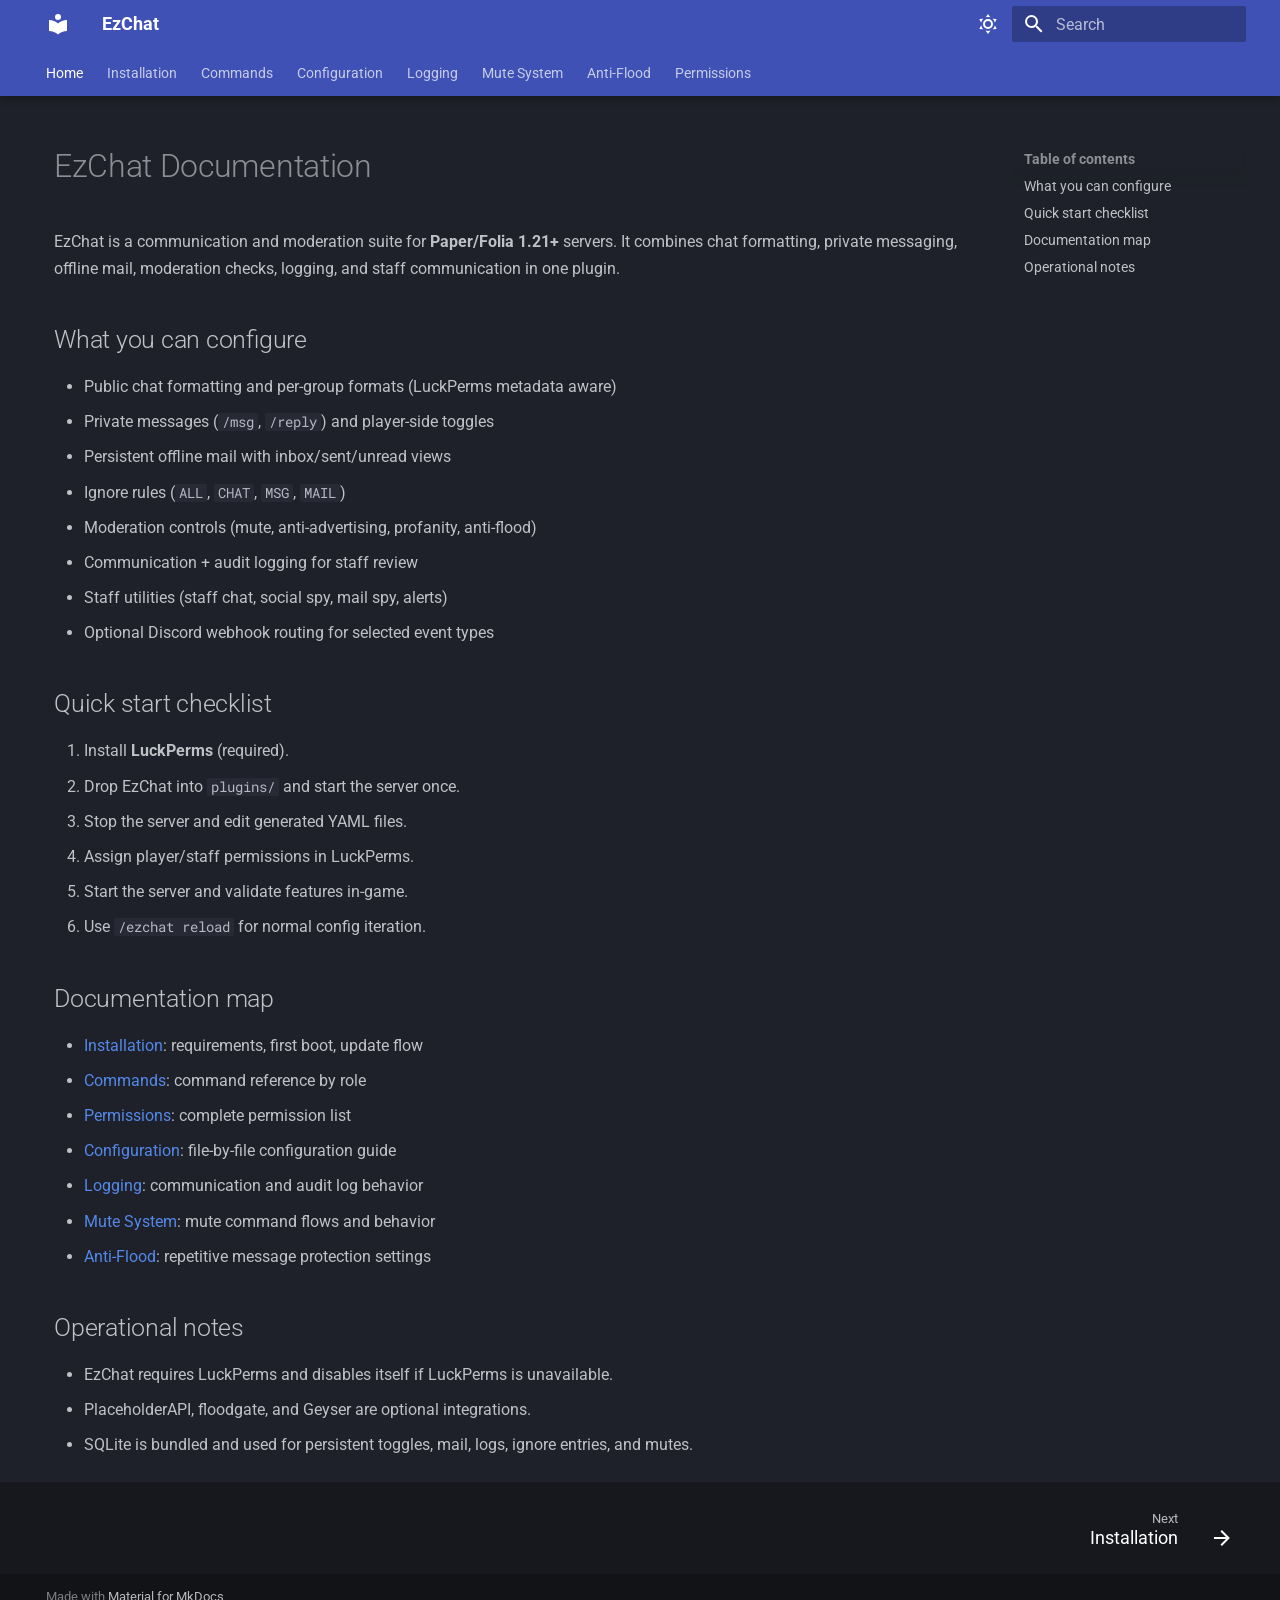
<file: index.html>
<!doctype html>
<html lang="en" class="no-js">
  <head>
    
      <meta charset="utf-8">
      <meta name="viewport" content="width=device-width,initial-scale=1">
      
        <meta name="description" content="Communication management plugin for Minecraft servers">
      
      
        <meta name="author" content="EZInnovations">
      
      
      
      
        <link rel="next" href="installation/">
      
      
        
      
      
      <link rel="icon" href="assets/images/favicon.png">
      <meta name="generator" content="mkdocs-1.6.1, mkdocs-material-9.7.6">
    
    
      
        <title>EzChat</title>
      
    
    
      <link rel="stylesheet" href="assets/stylesheets/main.484c7ddc.min.css">
      
        
        <link rel="stylesheet" href="assets/stylesheets/palette.ab4e12ef.min.css">
      
      


    
    
      
    
    
      
        
        
        <link rel="preconnect" href="https://fonts.gstatic.com" crossorigin>
        <link rel="stylesheet" href="https://fonts.googleapis.com/css?family=Roboto:300,300i,400,400i,700,700i%7CRoboto+Mono:400,400i,700,700i&display=fallback">
        <style>:root{--md-text-font:"Roboto";--md-code-font:"Roboto Mono"}</style>
      
    
    
      <link rel="stylesheet" href="stylesheets/extra.css">
    
    <script>__md_scope=new URL(".",location),__md_hash=e=>[...e].reduce(((e,_)=>(e<<5)-e+_.charCodeAt(0)),0),__md_get=(e,_=localStorage,t=__md_scope)=>JSON.parse(_.getItem(t.pathname+"."+e)),__md_set=(e,_,t=localStorage,a=__md_scope)=>{try{t.setItem(a.pathname+"."+e,JSON.stringify(_))}catch(e){}}</script>
    
      

    
    
  </head>
  
  
    
    
      
    
    
    
    
    <body dir="ltr" data-md-color-scheme="slate" data-md-color-primary="indigo" data-md-color-accent="indigo">
  
    
    <input class="md-toggle" data-md-toggle="drawer" type="checkbox" id="__drawer" autocomplete="off">
    <input class="md-toggle" data-md-toggle="search" type="checkbox" id="__search" autocomplete="off">
    <label class="md-overlay" for="__drawer"></label>
    <div data-md-component="skip">
      
        
        <a href="#ezchat-documentation" class="md-skip">
          Skip to content
        </a>
      
    </div>
    <div data-md-component="announce">
      
    </div>
    
    
      

  

<header class="md-header md-header--shadow md-header--lifted" data-md-component="header">
  <nav class="md-header__inner md-grid" aria-label="Header">
    <a href="." title="EzChat" class="md-header__button md-logo" aria-label="EzChat" data-md-component="logo">
      
  
  <svg xmlns="http://www.w3.org/2000/svg" viewBox="0 0 24 24"><path d="M12 8a3 3 0 0 0 3-3 3 3 0 0 0-3-3 3 3 0 0 0-3 3 3 3 0 0 0 3 3m0 3.54C9.64 9.35 6.5 8 3 8v11c3.5 0 6.64 1.35 9 3.54 2.36-2.19 5.5-3.54 9-3.54V8c-3.5 0-6.64 1.35-9 3.54"/></svg>

    </a>
    <label class="md-header__button md-icon" for="__drawer">
      
      <svg xmlns="http://www.w3.org/2000/svg" viewBox="0 0 24 24"><path d="M3 6h18v2H3zm0 5h18v2H3zm0 5h18v2H3z"/></svg>
    </label>
    <div class="md-header__title" data-md-component="header-title">
      <div class="md-header__ellipsis">
        <div class="md-header__topic">
          <span class="md-ellipsis">
            EzChat
          </span>
        </div>
        <div class="md-header__topic" data-md-component="header-topic">
          <span class="md-ellipsis">
            
              Home
            
          </span>
        </div>
      </div>
    </div>
    
      
        <form class="md-header__option" data-md-component="palette">
  
    
    
    
    <input class="md-option" data-md-color-media="" data-md-color-scheme="slate" data-md-color-primary="indigo" data-md-color-accent="indigo"  aria-label="Switch to light mode"  type="radio" name="__palette" id="__palette_0">
    
      <label class="md-header__button md-icon" title="Switch to light mode" for="__palette_1" hidden>
        <svg xmlns="http://www.w3.org/2000/svg" viewBox="0 0 24 24"><path d="M12 7a5 5 0 0 1 5 5 5 5 0 0 1-5 5 5 5 0 0 1-5-5 5 5 0 0 1 5-5m0 2a3 3 0 0 0-3 3 3 3 0 0 0 3 3 3 3 0 0 0 3-3 3 3 0 0 0-3-3m0-7 2.39 3.42C13.65 5.15 12.84 5 12 5s-1.65.15-2.39.42zM3.34 7l4.16-.35A7.2 7.2 0 0 0 5.94 8.5c-.44.74-.69 1.5-.83 2.29zm.02 10 1.76-3.77a7.131 7.131 0 0 0 2.38 4.14zM20.65 7l-1.77 3.79a7.02 7.02 0 0 0-2.38-4.15zm-.01 10-4.14.36c.59-.51 1.12-1.14 1.54-1.86.42-.73.69-1.5.83-2.29zM12 22l-2.41-3.44c.74.27 1.55.44 2.41.44.82 0 1.63-.17 2.37-.44z"/></svg>
      </label>
    
  
    
    
    
    <input class="md-option" data-md-color-media="" data-md-color-scheme="default" data-md-color-primary="indigo" data-md-color-accent="indigo"  aria-label="Switch to dark mode"  type="radio" name="__palette" id="__palette_1">
    
      <label class="md-header__button md-icon" title="Switch to dark mode" for="__palette_0" hidden>
        <svg xmlns="http://www.w3.org/2000/svg" viewBox="0 0 24 24"><path d="m17.75 4.09-2.53 1.94.91 3.06-2.63-1.81-2.63 1.81.91-3.06-2.53-1.94L12.44 4l1.06-3 1.06 3zm3.5 6.91-1.64 1.25.59 1.98-1.7-1.17-1.7 1.17.59-1.98L15.75 11l2.06-.05L18.5 9l.69 1.95zm-2.28 4.95c.83-.08 1.72 1.1 1.19 1.85-.32.45-.66.87-1.08 1.27C15.17 23 8.84 23 4.94 19.07c-3.91-3.9-3.91-10.24 0-14.14.4-.4.82-.76 1.27-1.08.75-.53 1.93.36 1.85 1.19-.27 2.86.69 5.83 2.89 8.02a9.96 9.96 0 0 0 8.02 2.89m-1.64 2.02a12.08 12.08 0 0 1-7.8-3.47c-2.17-2.19-3.33-5-3.49-7.82-2.81 3.14-2.7 7.96.31 10.98 3.02 3.01 7.84 3.12 10.98.31"/></svg>
      </label>
    
  
</form>
      
    
    
      <script>var palette=__md_get("__palette");if(palette&&palette.color){if("(prefers-color-scheme)"===palette.color.media){var media=matchMedia("(prefers-color-scheme: light)"),input=document.querySelector(media.matches?"[data-md-color-media='(prefers-color-scheme: light)']":"[data-md-color-media='(prefers-color-scheme: dark)']");palette.color.media=input.getAttribute("data-md-color-media"),palette.color.scheme=input.getAttribute("data-md-color-scheme"),palette.color.primary=input.getAttribute("data-md-color-primary"),palette.color.accent=input.getAttribute("data-md-color-accent")}for(var[key,value]of Object.entries(palette.color))document.body.setAttribute("data-md-color-"+key,value)}</script>
    
    
    
      
      
        <label class="md-header__button md-icon" for="__search">
          
          <svg xmlns="http://www.w3.org/2000/svg" viewBox="0 0 24 24"><path d="M9.5 3A6.5 6.5 0 0 1 16 9.5c0 1.61-.59 3.09-1.56 4.23l.27.27h.79l5 5-1.5 1.5-5-5v-.79l-.27-.27A6.52 6.52 0 0 1 9.5 16 6.5 6.5 0 0 1 3 9.5 6.5 6.5 0 0 1 9.5 3m0 2C7 5 5 7 5 9.5S7 14 9.5 14 14 12 14 9.5 12 5 9.5 5"/></svg>
        </label>
        <div class="md-search" data-md-component="search" role="dialog">
  <label class="md-search__overlay" for="__search"></label>
  <div class="md-search__inner" role="search">
    <form class="md-search__form" name="search">
      <input type="text" class="md-search__input" name="query" aria-label="Search" placeholder="Search" autocapitalize="off" autocorrect="off" autocomplete="off" spellcheck="false" data-md-component="search-query" required>
      <label class="md-search__icon md-icon" for="__search">
        
        <svg xmlns="http://www.w3.org/2000/svg" viewBox="0 0 24 24"><path d="M9.5 3A6.5 6.5 0 0 1 16 9.5c0 1.61-.59 3.09-1.56 4.23l.27.27h.79l5 5-1.5 1.5-5-5v-.79l-.27-.27A6.52 6.52 0 0 1 9.5 16 6.5 6.5 0 0 1 3 9.5 6.5 6.5 0 0 1 9.5 3m0 2C7 5 5 7 5 9.5S7 14 9.5 14 14 12 14 9.5 12 5 9.5 5"/></svg>
        
        <svg xmlns="http://www.w3.org/2000/svg" viewBox="0 0 24 24"><path d="M20 11v2H8l5.5 5.5-1.42 1.42L4.16 12l7.92-7.92L13.5 5.5 8 11z"/></svg>
      </label>
      <nav class="md-search__options" aria-label="Search">
        
        <button type="reset" class="md-search__icon md-icon" title="Clear" aria-label="Clear" tabindex="-1">
          
          <svg xmlns="http://www.w3.org/2000/svg" viewBox="0 0 24 24"><path d="M19 6.41 17.59 5 12 10.59 6.41 5 5 6.41 10.59 12 5 17.59 6.41 19 12 13.41 17.59 19 19 17.59 13.41 12z"/></svg>
        </button>
      </nav>
      
    </form>
    <div class="md-search__output">
      <div class="md-search__scrollwrap" tabindex="0" data-md-scrollfix>
        <div class="md-search-result" data-md-component="search-result">
          <div class="md-search-result__meta">
            Initializing search
          </div>
          <ol class="md-search-result__list" role="presentation"></ol>
        </div>
      </div>
    </div>
  </div>
</div>
      
    
    
  </nav>
  
    
      
<nav class="md-tabs" aria-label="Tabs" data-md-component="tabs">
  <div class="md-grid">
    <ul class="md-tabs__list">
      
        
  
  
  
    
  
  
    <li class="md-tabs__item md-tabs__item--active">
      <a href="." class="md-tabs__link">
        
  
  
    
  
  Home

      </a>
    </li>
  

      
        
  
  
  
  
    <li class="md-tabs__item">
      <a href="installation/" class="md-tabs__link">
        
  
  
    
  
  Installation

      </a>
    </li>
  

      
        
  
  
  
  
    <li class="md-tabs__item">
      <a href="commands/" class="md-tabs__link">
        
  
  
    
  
  Commands

      </a>
    </li>
  

      
        
  
  
  
  
    <li class="md-tabs__item">
      <a href="configuration/" class="md-tabs__link">
        
  
  
    
  
  Configuration

      </a>
    </li>
  

      
        
  
  
  
  
    <li class="md-tabs__item">
      <a href="logging/" class="md-tabs__link">
        
  
  
    
  
  Logging

      </a>
    </li>
  

      
        
  
  
  
  
    <li class="md-tabs__item">
      <a href="mute-system/" class="md-tabs__link">
        
  
  
    
  
  Mute System

      </a>
    </li>
  

      
        
  
  
  
  
    <li class="md-tabs__item">
      <a href="anti-flood/" class="md-tabs__link">
        
  
  
    
  
  Anti-Flood

      </a>
    </li>
  

      
        
  
  
  
  
    <li class="md-tabs__item">
      <a href="permissions/" class="md-tabs__link">
        
  
  
    
  
  Permissions

      </a>
    </li>
  

      
    </ul>
  </div>
</nav>
    
  
</header>
    
    <div class="md-container" data-md-component="container">
      
      
        
      
      <main class="md-main" data-md-component="main">
        <div class="md-main__inner md-grid">
          
            
              
              <div class="md-sidebar md-sidebar--primary" data-md-component="sidebar" data-md-type="navigation" >
                <div class="md-sidebar__scrollwrap">
                  <div class="md-sidebar__inner">
                    


  


<nav class="md-nav md-nav--primary md-nav--lifted" aria-label="Navigation" data-md-level="0">
  <label class="md-nav__title" for="__drawer">
    <a href="." title="EzChat" class="md-nav__button md-logo" aria-label="EzChat" data-md-component="logo">
      
  
  <svg xmlns="http://www.w3.org/2000/svg" viewBox="0 0 24 24"><path d="M12 8a3 3 0 0 0 3-3 3 3 0 0 0-3-3 3 3 0 0 0-3 3 3 3 0 0 0 3 3m0 3.54C9.64 9.35 6.5 8 3 8v11c3.5 0 6.64 1.35 9 3.54 2.36-2.19 5.5-3.54 9-3.54V8c-3.5 0-6.64 1.35-9 3.54"/></svg>

    </a>
    EzChat
  </label>
  
  <ul class="md-nav__list" data-md-scrollfix>
    
      
      
  
  
    
  
  
  
    <li class="md-nav__item md-nav__item--active">
      
      <input class="md-nav__toggle md-toggle" type="checkbox" id="__toc">
      
      
        
      
      
        <label class="md-nav__link md-nav__link--active" for="__toc">
          
  
  
  <span class="md-ellipsis">
    
  
    Home
  

    
  </span>
  
  

          <span class="md-nav__icon md-icon"></span>
        </label>
      
      <a href="." class="md-nav__link md-nav__link--active">
        
  
  
  <span class="md-ellipsis">
    
  
    Home
  

    
  </span>
  
  

      </a>
      
        

<nav class="md-nav md-nav--secondary" aria-label="Table of contents">
  
  
  
    
  
  
    <label class="md-nav__title" for="__toc">
      <span class="md-nav__icon md-icon"></span>
      Table of contents
    </label>
    <ul class="md-nav__list" data-md-component="toc" data-md-scrollfix>
      
        <li class="md-nav__item">
  <a href="#what-you-can-configure" class="md-nav__link">
    <span class="md-ellipsis">
      
        What you can configure
      
    </span>
  </a>
  
</li>
      
        <li class="md-nav__item">
  <a href="#quick-start-checklist" class="md-nav__link">
    <span class="md-ellipsis">
      
        Quick start checklist
      
    </span>
  </a>
  
</li>
      
        <li class="md-nav__item">
  <a href="#documentation-map" class="md-nav__link">
    <span class="md-ellipsis">
      
        Documentation map
      
    </span>
  </a>
  
</li>
      
        <li class="md-nav__item">
  <a href="#operational-notes" class="md-nav__link">
    <span class="md-ellipsis">
      
        Operational notes
      
    </span>
  </a>
  
</li>
      
    </ul>
  
</nav>
      
    </li>
  

    
      
      
  
  
  
  
    <li class="md-nav__item">
      <a href="installation/" class="md-nav__link">
        
  
  
  <span class="md-ellipsis">
    
  
    Installation
  

    
  </span>
  
  

      </a>
    </li>
  

    
      
      
  
  
  
  
    <li class="md-nav__item">
      <a href="commands/" class="md-nav__link">
        
  
  
  <span class="md-ellipsis">
    
  
    Commands
  

    
  </span>
  
  

      </a>
    </li>
  

    
      
      
  
  
  
  
    <li class="md-nav__item">
      <a href="configuration/" class="md-nav__link">
        
  
  
  <span class="md-ellipsis">
    
  
    Configuration
  

    
  </span>
  
  

      </a>
    </li>
  

    
      
      
  
  
  
  
    <li class="md-nav__item">
      <a href="logging/" class="md-nav__link">
        
  
  
  <span class="md-ellipsis">
    
  
    Logging
  

    
  </span>
  
  

      </a>
    </li>
  

    
      
      
  
  
  
  
    <li class="md-nav__item">
      <a href="mute-system/" class="md-nav__link">
        
  
  
  <span class="md-ellipsis">
    
  
    Mute System
  

    
  </span>
  
  

      </a>
    </li>
  

    
      
      
  
  
  
  
    <li class="md-nav__item">
      <a href="anti-flood/" class="md-nav__link">
        
  
  
  <span class="md-ellipsis">
    
  
    Anti-Flood
  

    
  </span>
  
  

      </a>
    </li>
  

    
      
      
  
  
  
  
    <li class="md-nav__item">
      <a href="permissions/" class="md-nav__link">
        
  
  
  <span class="md-ellipsis">
    
  
    Permissions
  

    
  </span>
  
  

      </a>
    </li>
  

    
  </ul>
</nav>
                  </div>
                </div>
              </div>
            
            
              
              <div class="md-sidebar md-sidebar--secondary" data-md-component="sidebar" data-md-type="toc" >
                <div class="md-sidebar__scrollwrap">
                  <div class="md-sidebar__inner">
                    

<nav class="md-nav md-nav--secondary" aria-label="Table of contents">
  
  
  
    
  
  
    <label class="md-nav__title" for="__toc">
      <span class="md-nav__icon md-icon"></span>
      Table of contents
    </label>
    <ul class="md-nav__list" data-md-component="toc" data-md-scrollfix>
      
        <li class="md-nav__item">
  <a href="#what-you-can-configure" class="md-nav__link">
    <span class="md-ellipsis">
      
        What you can configure
      
    </span>
  </a>
  
</li>
      
        <li class="md-nav__item">
  <a href="#quick-start-checklist" class="md-nav__link">
    <span class="md-ellipsis">
      
        Quick start checklist
      
    </span>
  </a>
  
</li>
      
        <li class="md-nav__item">
  <a href="#documentation-map" class="md-nav__link">
    <span class="md-ellipsis">
      
        Documentation map
      
    </span>
  </a>
  
</li>
      
        <li class="md-nav__item">
  <a href="#operational-notes" class="md-nav__link">
    <span class="md-ellipsis">
      
        Operational notes
      
    </span>
  </a>
  
</li>
      
    </ul>
  
</nav>
                  </div>
                </div>
              </div>
            
          
          
            <div class="md-content" data-md-component="content">
              
              <article class="md-content__inner md-typeset">
                
                  



<h1 id="ezchat-documentation">EzChat Documentation<a class="headerlink" href="#ezchat-documentation" title="Permanent link">&para;</a></h1>
<p>EzChat is a communication and moderation suite for <strong>Paper/Folia 1.21+</strong> servers. It combines chat formatting, private messaging, offline mail, moderation checks, logging, and staff communication in one plugin.</p>
<h2 id="what-you-can-configure">What you can configure<a class="headerlink" href="#what-you-can-configure" title="Permanent link">&para;</a></h2>
<ul>
<li>Public chat formatting and per-group formats (LuckPerms metadata aware)</li>
<li>Private messages (<code>/msg</code>, <code>/reply</code>) and player-side toggles</li>
<li>Persistent offline mail with inbox/sent/unread views</li>
<li>Ignore rules (<code>ALL</code>, <code>CHAT</code>, <code>MSG</code>, <code>MAIL</code>)</li>
<li>Moderation controls (mute, anti-advertising, profanity, anti-flood)</li>
<li>Communication + audit logging for staff review</li>
<li>Staff utilities (staff chat, social spy, mail spy, alerts)</li>
<li>Optional Discord webhook routing for selected event types</li>
</ul>
<h2 id="quick-start-checklist">Quick start checklist<a class="headerlink" href="#quick-start-checklist" title="Permanent link">&para;</a></h2>
<ol>
<li>Install <strong>LuckPerms</strong> (required).</li>
<li>Drop EzChat into <code>plugins/</code> and start the server once.</li>
<li>Stop the server and edit generated YAML files.</li>
<li>Assign player/staff permissions in LuckPerms.</li>
<li>Start the server and validate features in-game.</li>
<li>Use <code>/ezchat reload</code> for normal config iteration.</li>
</ol>
<h2 id="documentation-map">Documentation map<a class="headerlink" href="#documentation-map" title="Permanent link">&para;</a></h2>
<ul>
<li><a href="installation/">Installation</a>: requirements, first boot, update flow</li>
<li><a href="commands/">Commands</a>: command reference by role</li>
<li><a href="permissions/">Permissions</a>: complete permission list</li>
<li><a href="configuration/">Configuration</a>: file-by-file configuration guide</li>
<li><a href="logging/">Logging</a>: communication and audit log behavior</li>
<li><a href="mute-system/">Mute System</a>: mute command flows and behavior</li>
<li><a href="anti-flood/">Anti-Flood</a>: repetitive message protection settings</li>
</ul>
<h2 id="operational-notes">Operational notes<a class="headerlink" href="#operational-notes" title="Permanent link">&para;</a></h2>
<ul>
<li>EzChat requires LuckPerms and disables itself if LuckPerms is unavailable.</li>
<li>PlaceholderAPI, floodgate, and Geyser are optional integrations.</li>
<li>SQLite is bundled and used for persistent toggles, mail, logs, ignore entries, and mutes.</li>
</ul>












                
              </article>
            </div>
          
          
<script>var target=document.getElementById(location.hash.slice(1));target&&target.name&&(target.checked=target.name.startsWith("__tabbed_"))</script>
        </div>
        
          <button type="button" class="md-top md-icon" data-md-component="top" hidden>
  
  <svg xmlns="http://www.w3.org/2000/svg" viewBox="0 0 24 24"><path d="M13 20h-2V8l-5.5 5.5-1.42-1.42L12 4.16l7.92 7.92-1.42 1.42L13 8z"/></svg>
  Back to top
</button>
        
      </main>
      
        <footer class="md-footer">
  
    
      
      <nav class="md-footer__inner md-grid" aria-label="Footer" >
        
        
          
          <a href="installation/" class="md-footer__link md-footer__link--next" aria-label="Next: Installation">
            <div class="md-footer__title">
              <span class="md-footer__direction">
                Next
              </span>
              <div class="md-ellipsis">
                Installation
              </div>
            </div>
            <div class="md-footer__button md-icon">
              
              <svg xmlns="http://www.w3.org/2000/svg" viewBox="0 0 24 24"><path d="M4 11v2h12l-5.5 5.5 1.42 1.42L19.84 12l-7.92-7.92L10.5 5.5 16 11z"/></svg>
            </div>
          </a>
        
      </nav>
    
  
  <div class="md-footer-meta md-typeset">
    <div class="md-footer-meta__inner md-grid">
      <div class="md-copyright">
  
  
    Made with
    <a href="https://squidfunk.github.io/mkdocs-material/" target="_blank" rel="noopener">
      Material for MkDocs
    </a>
  
</div>
      
    </div>
  </div>
</footer>
      
    </div>
    <div class="md-dialog" data-md-component="dialog">
      <div class="md-dialog__inner md-typeset"></div>
    </div>
    
    
    
      
      
      <script id="__config" type="application/json">{"annotate": null, "base": ".", "features": ["navigation.tabs", "navigation.tabs.sticky", "navigation.top", "navigation.footer", "content.code.copy"], "search": "assets/javascripts/workers/search.2c215733.min.js", "tags": null, "translations": {"clipboard.copied": "Copied to clipboard", "clipboard.copy": "Copy to clipboard", "search.result.more.one": "1 more on this page", "search.result.more.other": "# more on this page", "search.result.none": "No matching documents", "search.result.one": "1 matching document", "search.result.other": "# matching documents", "search.result.placeholder": "Type to start searching", "search.result.term.missing": "Missing", "select.version": "Select version"}, "version": null}</script>
    
    
      <script src="assets/javascripts/bundle.79ae519e.min.js"></script>
      
    
  </body>
</html>
</file>
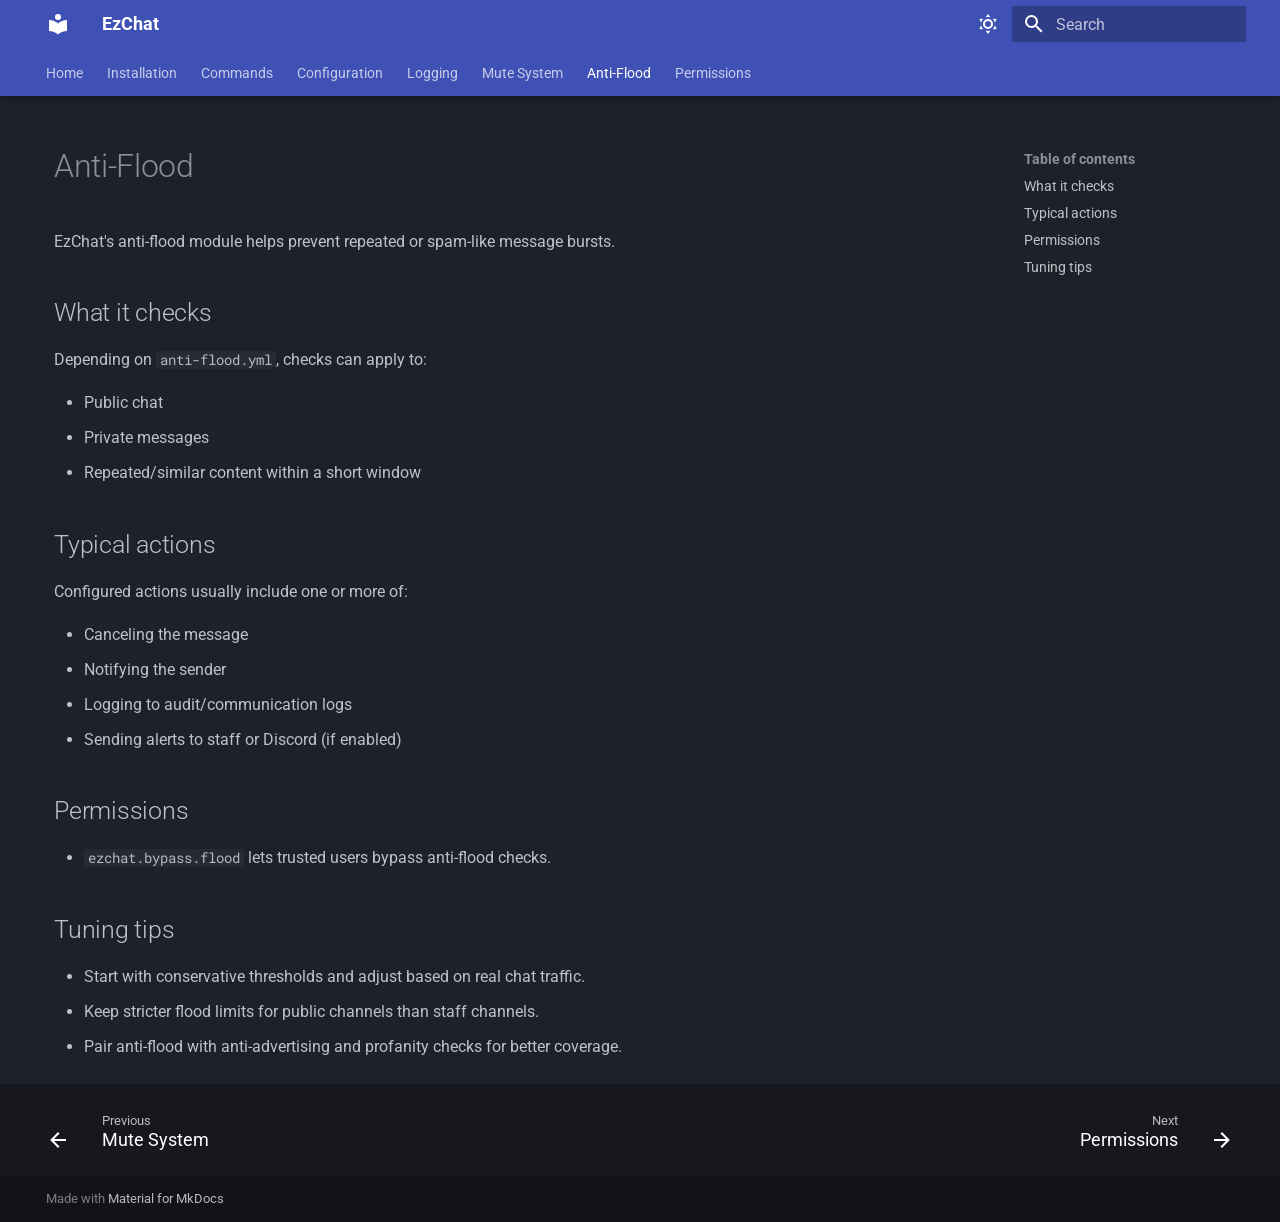
<file: anti-flood/index.html>
<!doctype html>
<html lang="en" class="no-js">
  <head>
    
      <meta charset="utf-8">
      <meta name="viewport" content="width=device-width,initial-scale=1">
      
        <meta name="description" content="Communication management plugin for Minecraft servers">
      
      
        <meta name="author" content="EZInnovations">
      
      
      
        <link rel="prev" href="../mute-system/">
      
      
        <link rel="next" href="../permissions/">
      
      
        
      
      
      <link rel="icon" href="../assets/images/favicon.png">
      <meta name="generator" content="mkdocs-1.6.1, mkdocs-material-9.7.6">
    
    
      
        <title>Anti-Flood - EzChat</title>
      
    
    
      <link rel="stylesheet" href="../assets/stylesheets/main.484c7ddc.min.css">
      
        
        <link rel="stylesheet" href="../assets/stylesheets/palette.ab4e12ef.min.css">
      
      


    
    
      
    
    
      
        
        
        <link rel="preconnect" href="https://fonts.gstatic.com" crossorigin>
        <link rel="stylesheet" href="https://fonts.googleapis.com/css?family=Roboto:300,300i,400,400i,700,700i%7CRoboto+Mono:400,400i,700,700i&display=fallback">
        <style>:root{--md-text-font:"Roboto";--md-code-font:"Roboto Mono"}</style>
      
    
    
      <link rel="stylesheet" href="../stylesheets/extra.css">
    
    <script>__md_scope=new URL("..",location),__md_hash=e=>[...e].reduce(((e,_)=>(e<<5)-e+_.charCodeAt(0)),0),__md_get=(e,_=localStorage,t=__md_scope)=>JSON.parse(_.getItem(t.pathname+"."+e)),__md_set=(e,_,t=localStorage,a=__md_scope)=>{try{t.setItem(a.pathname+"."+e,JSON.stringify(_))}catch(e){}}</script>
    
      

    
    
  </head>
  
  
    
    
      
    
    
    
    
    <body dir="ltr" data-md-color-scheme="slate" data-md-color-primary="indigo" data-md-color-accent="indigo">
  
    
    <input class="md-toggle" data-md-toggle="drawer" type="checkbox" id="__drawer" autocomplete="off">
    <input class="md-toggle" data-md-toggle="search" type="checkbox" id="__search" autocomplete="off">
    <label class="md-overlay" for="__drawer"></label>
    <div data-md-component="skip">
      
        
        <a href="#anti-flood" class="md-skip">
          Skip to content
        </a>
      
    </div>
    <div data-md-component="announce">
      
    </div>
    
    
      

  

<header class="md-header md-header--shadow md-header--lifted" data-md-component="header">
  <nav class="md-header__inner md-grid" aria-label="Header">
    <a href=".." title="EzChat" class="md-header__button md-logo" aria-label="EzChat" data-md-component="logo">
      
  
  <svg xmlns="http://www.w3.org/2000/svg" viewBox="0 0 24 24"><path d="M12 8a3 3 0 0 0 3-3 3 3 0 0 0-3-3 3 3 0 0 0-3 3 3 3 0 0 0 3 3m0 3.54C9.64 9.35 6.5 8 3 8v11c3.5 0 6.64 1.35 9 3.54 2.36-2.19 5.5-3.54 9-3.54V8c-3.5 0-6.64 1.35-9 3.54"/></svg>

    </a>
    <label class="md-header__button md-icon" for="__drawer">
      
      <svg xmlns="http://www.w3.org/2000/svg" viewBox="0 0 24 24"><path d="M3 6h18v2H3zm0 5h18v2H3zm0 5h18v2H3z"/></svg>
    </label>
    <div class="md-header__title" data-md-component="header-title">
      <div class="md-header__ellipsis">
        <div class="md-header__topic">
          <span class="md-ellipsis">
            EzChat
          </span>
        </div>
        <div class="md-header__topic" data-md-component="header-topic">
          <span class="md-ellipsis">
            
              Anti-Flood
            
          </span>
        </div>
      </div>
    </div>
    
      
        <form class="md-header__option" data-md-component="palette">
  
    
    
    
    <input class="md-option" data-md-color-media="" data-md-color-scheme="slate" data-md-color-primary="indigo" data-md-color-accent="indigo"  aria-label="Switch to light mode"  type="radio" name="__palette" id="__palette_0">
    
      <label class="md-header__button md-icon" title="Switch to light mode" for="__palette_1" hidden>
        <svg xmlns="http://www.w3.org/2000/svg" viewBox="0 0 24 24"><path d="M12 7a5 5 0 0 1 5 5 5 5 0 0 1-5 5 5 5 0 0 1-5-5 5 5 0 0 1 5-5m0 2a3 3 0 0 0-3 3 3 3 0 0 0 3 3 3 3 0 0 0 3-3 3 3 0 0 0-3-3m0-7 2.39 3.42C13.65 5.15 12.84 5 12 5s-1.65.15-2.39.42zM3.34 7l4.16-.35A7.2 7.2 0 0 0 5.94 8.5c-.44.74-.69 1.5-.83 2.29zm.02 10 1.76-3.77a7.131 7.131 0 0 0 2.38 4.14zM20.65 7l-1.77 3.79a7.02 7.02 0 0 0-2.38-4.15zm-.01 10-4.14.36c.59-.51 1.12-1.14 1.54-1.86.42-.73.69-1.5.83-2.29zM12 22l-2.41-3.44c.74.27 1.55.44 2.41.44.82 0 1.63-.17 2.37-.44z"/></svg>
      </label>
    
  
    
    
    
    <input class="md-option" data-md-color-media="" data-md-color-scheme="default" data-md-color-primary="indigo" data-md-color-accent="indigo"  aria-label="Switch to dark mode"  type="radio" name="__palette" id="__palette_1">
    
      <label class="md-header__button md-icon" title="Switch to dark mode" for="__palette_0" hidden>
        <svg xmlns="http://www.w3.org/2000/svg" viewBox="0 0 24 24"><path d="m17.75 4.09-2.53 1.94.91 3.06-2.63-1.81-2.63 1.81.91-3.06-2.53-1.94L12.44 4l1.06-3 1.06 3zm3.5 6.91-1.64 1.25.59 1.98-1.7-1.17-1.7 1.17.59-1.98L15.75 11l2.06-.05L18.5 9l.69 1.95zm-2.28 4.95c.83-.08 1.72 1.1 1.19 1.85-.32.45-.66.87-1.08 1.27C15.17 23 8.84 23 4.94 19.07c-3.91-3.9-3.91-10.24 0-14.14.4-.4.82-.76 1.27-1.08.75-.53 1.93.36 1.85 1.19-.27 2.86.69 5.83 2.89 8.02a9.96 9.96 0 0 0 8.02 2.89m-1.64 2.02a12.08 12.08 0 0 1-7.8-3.47c-2.17-2.19-3.33-5-3.49-7.82-2.81 3.14-2.7 7.96.31 10.98 3.02 3.01 7.84 3.12 10.98.31"/></svg>
      </label>
    
  
</form>
      
    
    
      <script>var palette=__md_get("__palette");if(palette&&palette.color){if("(prefers-color-scheme)"===palette.color.media){var media=matchMedia("(prefers-color-scheme: light)"),input=document.querySelector(media.matches?"[data-md-color-media='(prefers-color-scheme: light)']":"[data-md-color-media='(prefers-color-scheme: dark)']");palette.color.media=input.getAttribute("data-md-color-media"),palette.color.scheme=input.getAttribute("data-md-color-scheme"),palette.color.primary=input.getAttribute("data-md-color-primary"),palette.color.accent=input.getAttribute("data-md-color-accent")}for(var[key,value]of Object.entries(palette.color))document.body.setAttribute("data-md-color-"+key,value)}</script>
    
    
    
      
      
        <label class="md-header__button md-icon" for="__search">
          
          <svg xmlns="http://www.w3.org/2000/svg" viewBox="0 0 24 24"><path d="M9.5 3A6.5 6.5 0 0 1 16 9.5c0 1.61-.59 3.09-1.56 4.23l.27.27h.79l5 5-1.5 1.5-5-5v-.79l-.27-.27A6.52 6.52 0 0 1 9.5 16 6.5 6.5 0 0 1 3 9.5 6.5 6.5 0 0 1 9.5 3m0 2C7 5 5 7 5 9.5S7 14 9.5 14 14 12 14 9.5 12 5 9.5 5"/></svg>
        </label>
        <div class="md-search" data-md-component="search" role="dialog">
  <label class="md-search__overlay" for="__search"></label>
  <div class="md-search__inner" role="search">
    <form class="md-search__form" name="search">
      <input type="text" class="md-search__input" name="query" aria-label="Search" placeholder="Search" autocapitalize="off" autocorrect="off" autocomplete="off" spellcheck="false" data-md-component="search-query" required>
      <label class="md-search__icon md-icon" for="__search">
        
        <svg xmlns="http://www.w3.org/2000/svg" viewBox="0 0 24 24"><path d="M9.5 3A6.5 6.5 0 0 1 16 9.5c0 1.61-.59 3.09-1.56 4.23l.27.27h.79l5 5-1.5 1.5-5-5v-.79l-.27-.27A6.52 6.52 0 0 1 9.5 16 6.5 6.5 0 0 1 3 9.5 6.5 6.5 0 0 1 9.5 3m0 2C7 5 5 7 5 9.5S7 14 9.5 14 14 12 14 9.5 12 5 9.5 5"/></svg>
        
        <svg xmlns="http://www.w3.org/2000/svg" viewBox="0 0 24 24"><path d="M20 11v2H8l5.5 5.5-1.42 1.42L4.16 12l7.92-7.92L13.5 5.5 8 11z"/></svg>
      </label>
      <nav class="md-search__options" aria-label="Search">
        
        <button type="reset" class="md-search__icon md-icon" title="Clear" aria-label="Clear" tabindex="-1">
          
          <svg xmlns="http://www.w3.org/2000/svg" viewBox="0 0 24 24"><path d="M19 6.41 17.59 5 12 10.59 6.41 5 5 6.41 10.59 12 5 17.59 6.41 19 12 13.41 17.59 19 19 17.59 13.41 12z"/></svg>
        </button>
      </nav>
      
    </form>
    <div class="md-search__output">
      <div class="md-search__scrollwrap" tabindex="0" data-md-scrollfix>
        <div class="md-search-result" data-md-component="search-result">
          <div class="md-search-result__meta">
            Initializing search
          </div>
          <ol class="md-search-result__list" role="presentation"></ol>
        </div>
      </div>
    </div>
  </div>
</div>
      
    
    
  </nav>
  
    
      
<nav class="md-tabs" aria-label="Tabs" data-md-component="tabs">
  <div class="md-grid">
    <ul class="md-tabs__list">
      
        
  
  
  
  
    <li class="md-tabs__item">
      <a href=".." class="md-tabs__link">
        
  
  
    
  
  Home

      </a>
    </li>
  

      
        
  
  
  
  
    <li class="md-tabs__item">
      <a href="../installation/" class="md-tabs__link">
        
  
  
    
  
  Installation

      </a>
    </li>
  

      
        
  
  
  
  
    <li class="md-tabs__item">
      <a href="../commands/" class="md-tabs__link">
        
  
  
    
  
  Commands

      </a>
    </li>
  

      
        
  
  
  
  
    <li class="md-tabs__item">
      <a href="../configuration/" class="md-tabs__link">
        
  
  
    
  
  Configuration

      </a>
    </li>
  

      
        
  
  
  
  
    <li class="md-tabs__item">
      <a href="../logging/" class="md-tabs__link">
        
  
  
    
  
  Logging

      </a>
    </li>
  

      
        
  
  
  
  
    <li class="md-tabs__item">
      <a href="../mute-system/" class="md-tabs__link">
        
  
  
    
  
  Mute System

      </a>
    </li>
  

      
        
  
  
  
    
  
  
    <li class="md-tabs__item md-tabs__item--active">
      <a href="./" class="md-tabs__link">
        
  
  
    
  
  Anti-Flood

      </a>
    </li>
  

      
        
  
  
  
  
    <li class="md-tabs__item">
      <a href="../permissions/" class="md-tabs__link">
        
  
  
    
  
  Permissions

      </a>
    </li>
  

      
    </ul>
  </div>
</nav>
    
  
</header>
    
    <div class="md-container" data-md-component="container">
      
      
        
      
      <main class="md-main" data-md-component="main">
        <div class="md-main__inner md-grid">
          
            
              
              <div class="md-sidebar md-sidebar--primary" data-md-component="sidebar" data-md-type="navigation" >
                <div class="md-sidebar__scrollwrap">
                  <div class="md-sidebar__inner">
                    


  


<nav class="md-nav md-nav--primary md-nav--lifted" aria-label="Navigation" data-md-level="0">
  <label class="md-nav__title" for="__drawer">
    <a href=".." title="EzChat" class="md-nav__button md-logo" aria-label="EzChat" data-md-component="logo">
      
  
  <svg xmlns="http://www.w3.org/2000/svg" viewBox="0 0 24 24"><path d="M12 8a3 3 0 0 0 3-3 3 3 0 0 0-3-3 3 3 0 0 0-3 3 3 3 0 0 0 3 3m0 3.54C9.64 9.35 6.5 8 3 8v11c3.5 0 6.64 1.35 9 3.54 2.36-2.19 5.5-3.54 9-3.54V8c-3.5 0-6.64 1.35-9 3.54"/></svg>

    </a>
    EzChat
  </label>
  
  <ul class="md-nav__list" data-md-scrollfix>
    
      
      
  
  
  
  
    <li class="md-nav__item">
      <a href=".." class="md-nav__link">
        
  
  
  <span class="md-ellipsis">
    
  
    Home
  

    
  </span>
  
  

      </a>
    </li>
  

    
      
      
  
  
  
  
    <li class="md-nav__item">
      <a href="../installation/" class="md-nav__link">
        
  
  
  <span class="md-ellipsis">
    
  
    Installation
  

    
  </span>
  
  

      </a>
    </li>
  

    
      
      
  
  
  
  
    <li class="md-nav__item">
      <a href="../commands/" class="md-nav__link">
        
  
  
  <span class="md-ellipsis">
    
  
    Commands
  

    
  </span>
  
  

      </a>
    </li>
  

    
      
      
  
  
  
  
    <li class="md-nav__item">
      <a href="../configuration/" class="md-nav__link">
        
  
  
  <span class="md-ellipsis">
    
  
    Configuration
  

    
  </span>
  
  

      </a>
    </li>
  

    
      
      
  
  
  
  
    <li class="md-nav__item">
      <a href="../logging/" class="md-nav__link">
        
  
  
  <span class="md-ellipsis">
    
  
    Logging
  

    
  </span>
  
  

      </a>
    </li>
  

    
      
      
  
  
  
  
    <li class="md-nav__item">
      <a href="../mute-system/" class="md-nav__link">
        
  
  
  <span class="md-ellipsis">
    
  
    Mute System
  

    
  </span>
  
  

      </a>
    </li>
  

    
      
      
  
  
    
  
  
  
    <li class="md-nav__item md-nav__item--active">
      
      <input class="md-nav__toggle md-toggle" type="checkbox" id="__toc">
      
      
        
      
      
        <label class="md-nav__link md-nav__link--active" for="__toc">
          
  
  
  <span class="md-ellipsis">
    
  
    Anti-Flood
  

    
  </span>
  
  

          <span class="md-nav__icon md-icon"></span>
        </label>
      
      <a href="./" class="md-nav__link md-nav__link--active">
        
  
  
  <span class="md-ellipsis">
    
  
    Anti-Flood
  

    
  </span>
  
  

      </a>
      
        

<nav class="md-nav md-nav--secondary" aria-label="Table of contents">
  
  
  
    
  
  
    <label class="md-nav__title" for="__toc">
      <span class="md-nav__icon md-icon"></span>
      Table of contents
    </label>
    <ul class="md-nav__list" data-md-component="toc" data-md-scrollfix>
      
        <li class="md-nav__item">
  <a href="#what-it-checks" class="md-nav__link">
    <span class="md-ellipsis">
      
        What it checks
      
    </span>
  </a>
  
</li>
      
        <li class="md-nav__item">
  <a href="#typical-actions" class="md-nav__link">
    <span class="md-ellipsis">
      
        Typical actions
      
    </span>
  </a>
  
</li>
      
        <li class="md-nav__item">
  <a href="#permissions" class="md-nav__link">
    <span class="md-ellipsis">
      
        Permissions
      
    </span>
  </a>
  
</li>
      
        <li class="md-nav__item">
  <a href="#tuning-tips" class="md-nav__link">
    <span class="md-ellipsis">
      
        Tuning tips
      
    </span>
  </a>
  
</li>
      
    </ul>
  
</nav>
      
    </li>
  

    
      
      
  
  
  
  
    <li class="md-nav__item">
      <a href="../permissions/" class="md-nav__link">
        
  
  
  <span class="md-ellipsis">
    
  
    Permissions
  

    
  </span>
  
  

      </a>
    </li>
  

    
  </ul>
</nav>
                  </div>
                </div>
              </div>
            
            
              
              <div class="md-sidebar md-sidebar--secondary" data-md-component="sidebar" data-md-type="toc" >
                <div class="md-sidebar__scrollwrap">
                  <div class="md-sidebar__inner">
                    

<nav class="md-nav md-nav--secondary" aria-label="Table of contents">
  
  
  
    
  
  
    <label class="md-nav__title" for="__toc">
      <span class="md-nav__icon md-icon"></span>
      Table of contents
    </label>
    <ul class="md-nav__list" data-md-component="toc" data-md-scrollfix>
      
        <li class="md-nav__item">
  <a href="#what-it-checks" class="md-nav__link">
    <span class="md-ellipsis">
      
        What it checks
      
    </span>
  </a>
  
</li>
      
        <li class="md-nav__item">
  <a href="#typical-actions" class="md-nav__link">
    <span class="md-ellipsis">
      
        Typical actions
      
    </span>
  </a>
  
</li>
      
        <li class="md-nav__item">
  <a href="#permissions" class="md-nav__link">
    <span class="md-ellipsis">
      
        Permissions
      
    </span>
  </a>
  
</li>
      
        <li class="md-nav__item">
  <a href="#tuning-tips" class="md-nav__link">
    <span class="md-ellipsis">
      
        Tuning tips
      
    </span>
  </a>
  
</li>
      
    </ul>
  
</nav>
                  </div>
                </div>
              </div>
            
          
          
            <div class="md-content" data-md-component="content">
              
              <article class="md-content__inner md-typeset">
                
                  



<h1 id="anti-flood">Anti-Flood<a class="headerlink" href="#anti-flood" title="Permanent link">&para;</a></h1>
<p>EzChat's anti-flood module helps prevent repeated or spam-like message bursts.</p>
<h2 id="what-it-checks">What it checks<a class="headerlink" href="#what-it-checks" title="Permanent link">&para;</a></h2>
<p>Depending on <code>anti-flood.yml</code>, checks can apply to:</p>
<ul>
<li>Public chat</li>
<li>Private messages</li>
<li>Repeated/similar content within a short window</li>
</ul>
<h2 id="typical-actions">Typical actions<a class="headerlink" href="#typical-actions" title="Permanent link">&para;</a></h2>
<p>Configured actions usually include one or more of:</p>
<ul>
<li>Canceling the message</li>
<li>Notifying the sender</li>
<li>Logging to audit/communication logs</li>
<li>Sending alerts to staff or Discord (if enabled)</li>
</ul>
<h2 id="permissions">Permissions<a class="headerlink" href="#permissions" title="Permanent link">&para;</a></h2>
<ul>
<li><code>ezchat.bypass.flood</code> lets trusted users bypass anti-flood checks.</li>
</ul>
<h2 id="tuning-tips">Tuning tips<a class="headerlink" href="#tuning-tips" title="Permanent link">&para;</a></h2>
<ul>
<li>Start with conservative thresholds and adjust based on real chat traffic.</li>
<li>Keep stricter flood limits for public channels than staff channels.</li>
<li>Pair anti-flood with anti-advertising and profanity checks for better coverage.</li>
</ul>












                
              </article>
            </div>
          
          
<script>var target=document.getElementById(location.hash.slice(1));target&&target.name&&(target.checked=target.name.startsWith("__tabbed_"))</script>
        </div>
        
          <button type="button" class="md-top md-icon" data-md-component="top" hidden>
  
  <svg xmlns="http://www.w3.org/2000/svg" viewBox="0 0 24 24"><path d="M13 20h-2V8l-5.5 5.5-1.42-1.42L12 4.16l7.92 7.92-1.42 1.42L13 8z"/></svg>
  Back to top
</button>
        
      </main>
      
        <footer class="md-footer">
  
    
      
      <nav class="md-footer__inner md-grid" aria-label="Footer" >
        
          
          <a href="../mute-system/" class="md-footer__link md-footer__link--prev" aria-label="Previous: Mute System">
            <div class="md-footer__button md-icon">
              
              <svg xmlns="http://www.w3.org/2000/svg" viewBox="0 0 24 24"><path d="M20 11v2H8l5.5 5.5-1.42 1.42L4.16 12l7.92-7.92L13.5 5.5 8 11z"/></svg>
            </div>
            <div class="md-footer__title">
              <span class="md-footer__direction">
                Previous
              </span>
              <div class="md-ellipsis">
                Mute System
              </div>
            </div>
          </a>
        
        
          
          <a href="../permissions/" class="md-footer__link md-footer__link--next" aria-label="Next: Permissions">
            <div class="md-footer__title">
              <span class="md-footer__direction">
                Next
              </span>
              <div class="md-ellipsis">
                Permissions
              </div>
            </div>
            <div class="md-footer__button md-icon">
              
              <svg xmlns="http://www.w3.org/2000/svg" viewBox="0 0 24 24"><path d="M4 11v2h12l-5.5 5.5 1.42 1.42L19.84 12l-7.92-7.92L10.5 5.5 16 11z"/></svg>
            </div>
          </a>
        
      </nav>
    
  
  <div class="md-footer-meta md-typeset">
    <div class="md-footer-meta__inner md-grid">
      <div class="md-copyright">
  
  
    Made with
    <a href="https://squidfunk.github.io/mkdocs-material/" target="_blank" rel="noopener">
      Material for MkDocs
    </a>
  
</div>
      
    </div>
  </div>
</footer>
      
    </div>
    <div class="md-dialog" data-md-component="dialog">
      <div class="md-dialog__inner md-typeset"></div>
    </div>
    
    
    
      
      
      <script id="__config" type="application/json">{"annotate": null, "base": "..", "features": ["navigation.tabs", "navigation.tabs.sticky", "navigation.top", "navigation.footer", "content.code.copy"], "search": "../assets/javascripts/workers/search.2c215733.min.js", "tags": null, "translations": {"clipboard.copied": "Copied to clipboard", "clipboard.copy": "Copy to clipboard", "search.result.more.one": "1 more on this page", "search.result.more.other": "# more on this page", "search.result.none": "No matching documents", "search.result.one": "1 matching document", "search.result.other": "# matching documents", "search.result.placeholder": "Type to start searching", "search.result.term.missing": "Missing", "select.version": "Select version"}, "version": null}</script>
    
    
      <script src="../assets/javascripts/bundle.79ae519e.min.js"></script>
      
    
  </body>
</html>
</file>
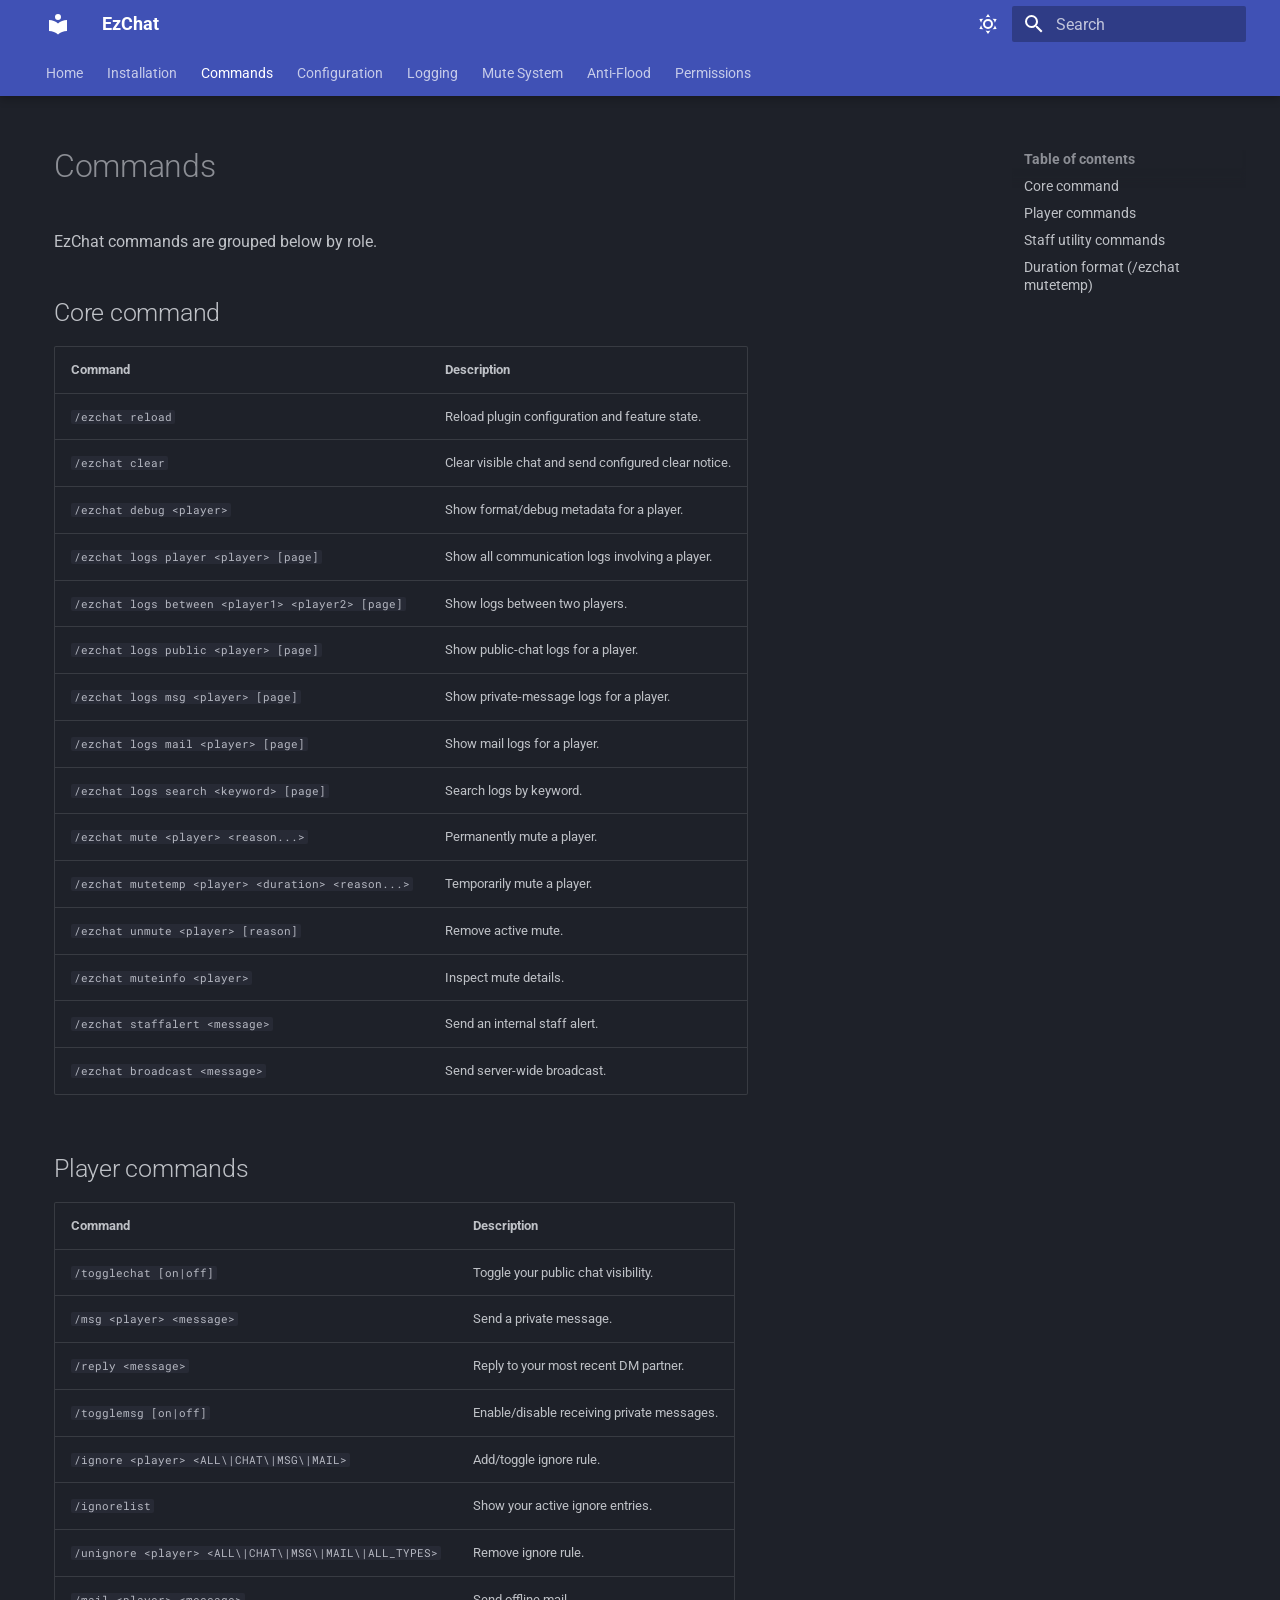
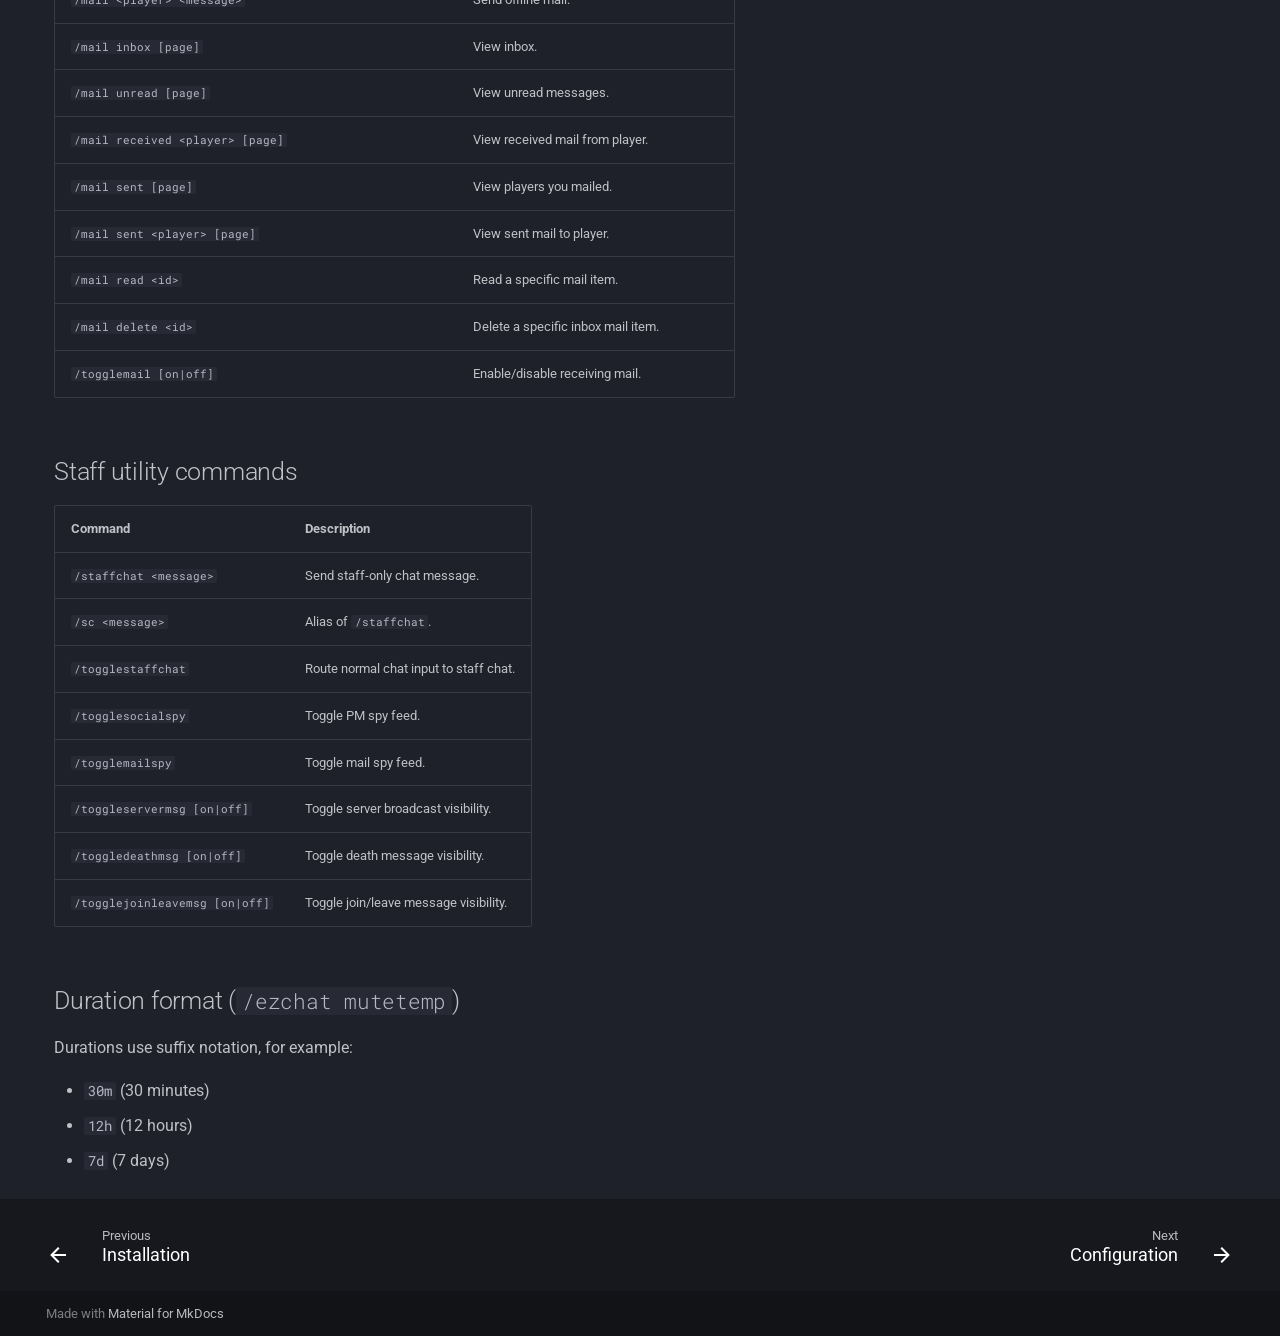
<file: commands/index.html>
<!doctype html>
<html lang="en" class="no-js">
  <head>
    
      <meta charset="utf-8">
      <meta name="viewport" content="width=device-width,initial-scale=1">
      
        <meta name="description" content="Communication management plugin for Minecraft servers">
      
      
        <meta name="author" content="EZInnovations">
      
      
      
        <link rel="prev" href="../installation/">
      
      
        <link rel="next" href="../configuration/">
      
      
        
      
      
      <link rel="icon" href="../assets/images/favicon.png">
      <meta name="generator" content="mkdocs-1.6.1, mkdocs-material-9.7.6">
    
    
      
        <title>Commands - EzChat</title>
      
    
    
      <link rel="stylesheet" href="../assets/stylesheets/main.484c7ddc.min.css">
      
        
        <link rel="stylesheet" href="../assets/stylesheets/palette.ab4e12ef.min.css">
      
      


    
    
      
    
    
      
        
        
        <link rel="preconnect" href="https://fonts.gstatic.com" crossorigin>
        <link rel="stylesheet" href="https://fonts.googleapis.com/css?family=Roboto:300,300i,400,400i,700,700i%7CRoboto+Mono:400,400i,700,700i&display=fallback">
        <style>:root{--md-text-font:"Roboto";--md-code-font:"Roboto Mono"}</style>
      
    
    
      <link rel="stylesheet" href="../stylesheets/extra.css">
    
    <script>__md_scope=new URL("..",location),__md_hash=e=>[...e].reduce(((e,_)=>(e<<5)-e+_.charCodeAt(0)),0),__md_get=(e,_=localStorage,t=__md_scope)=>JSON.parse(_.getItem(t.pathname+"."+e)),__md_set=(e,_,t=localStorage,a=__md_scope)=>{try{t.setItem(a.pathname+"."+e,JSON.stringify(_))}catch(e){}}</script>
    
      

    
    
  </head>
  
  
    
    
      
    
    
    
    
    <body dir="ltr" data-md-color-scheme="slate" data-md-color-primary="indigo" data-md-color-accent="indigo">
  
    
    <input class="md-toggle" data-md-toggle="drawer" type="checkbox" id="__drawer" autocomplete="off">
    <input class="md-toggle" data-md-toggle="search" type="checkbox" id="__search" autocomplete="off">
    <label class="md-overlay" for="__drawer"></label>
    <div data-md-component="skip">
      
        
        <a href="#commands" class="md-skip">
          Skip to content
        </a>
      
    </div>
    <div data-md-component="announce">
      
    </div>
    
    
      

  

<header class="md-header md-header--shadow md-header--lifted" data-md-component="header">
  <nav class="md-header__inner md-grid" aria-label="Header">
    <a href=".." title="EzChat" class="md-header__button md-logo" aria-label="EzChat" data-md-component="logo">
      
  
  <svg xmlns="http://www.w3.org/2000/svg" viewBox="0 0 24 24"><path d="M12 8a3 3 0 0 0 3-3 3 3 0 0 0-3-3 3 3 0 0 0-3 3 3 3 0 0 0 3 3m0 3.54C9.64 9.35 6.5 8 3 8v11c3.5 0 6.64 1.35 9 3.54 2.36-2.19 5.5-3.54 9-3.54V8c-3.5 0-6.64 1.35-9 3.54"/></svg>

    </a>
    <label class="md-header__button md-icon" for="__drawer">
      
      <svg xmlns="http://www.w3.org/2000/svg" viewBox="0 0 24 24"><path d="M3 6h18v2H3zm0 5h18v2H3zm0 5h18v2H3z"/></svg>
    </label>
    <div class="md-header__title" data-md-component="header-title">
      <div class="md-header__ellipsis">
        <div class="md-header__topic">
          <span class="md-ellipsis">
            EzChat
          </span>
        </div>
        <div class="md-header__topic" data-md-component="header-topic">
          <span class="md-ellipsis">
            
              Commands
            
          </span>
        </div>
      </div>
    </div>
    
      
        <form class="md-header__option" data-md-component="palette">
  
    
    
    
    <input class="md-option" data-md-color-media="" data-md-color-scheme="slate" data-md-color-primary="indigo" data-md-color-accent="indigo"  aria-label="Switch to light mode"  type="radio" name="__palette" id="__palette_0">
    
      <label class="md-header__button md-icon" title="Switch to light mode" for="__palette_1" hidden>
        <svg xmlns="http://www.w3.org/2000/svg" viewBox="0 0 24 24"><path d="M12 7a5 5 0 0 1 5 5 5 5 0 0 1-5 5 5 5 0 0 1-5-5 5 5 0 0 1 5-5m0 2a3 3 0 0 0-3 3 3 3 0 0 0 3 3 3 3 0 0 0 3-3 3 3 0 0 0-3-3m0-7 2.39 3.42C13.65 5.15 12.84 5 12 5s-1.65.15-2.39.42zM3.34 7l4.16-.35A7.2 7.2 0 0 0 5.94 8.5c-.44.74-.69 1.5-.83 2.29zm.02 10 1.76-3.77a7.131 7.131 0 0 0 2.38 4.14zM20.65 7l-1.77 3.79a7.02 7.02 0 0 0-2.38-4.15zm-.01 10-4.14.36c.59-.51 1.12-1.14 1.54-1.86.42-.73.69-1.5.83-2.29zM12 22l-2.41-3.44c.74.27 1.55.44 2.41.44.82 0 1.63-.17 2.37-.44z"/></svg>
      </label>
    
  
    
    
    
    <input class="md-option" data-md-color-media="" data-md-color-scheme="default" data-md-color-primary="indigo" data-md-color-accent="indigo"  aria-label="Switch to dark mode"  type="radio" name="__palette" id="__palette_1">
    
      <label class="md-header__button md-icon" title="Switch to dark mode" for="__palette_0" hidden>
        <svg xmlns="http://www.w3.org/2000/svg" viewBox="0 0 24 24"><path d="m17.75 4.09-2.53 1.94.91 3.06-2.63-1.81-2.63 1.81.91-3.06-2.53-1.94L12.44 4l1.06-3 1.06 3zm3.5 6.91-1.64 1.25.59 1.98-1.7-1.17-1.7 1.17.59-1.98L15.75 11l2.06-.05L18.5 9l.69 1.95zm-2.28 4.95c.83-.08 1.72 1.1 1.19 1.85-.32.45-.66.87-1.08 1.27C15.17 23 8.84 23 4.94 19.07c-3.91-3.9-3.91-10.24 0-14.14.4-.4.82-.76 1.27-1.08.75-.53 1.93.36 1.85 1.19-.27 2.86.69 5.83 2.89 8.02a9.96 9.96 0 0 0 8.02 2.89m-1.64 2.02a12.08 12.08 0 0 1-7.8-3.47c-2.17-2.19-3.33-5-3.49-7.82-2.81 3.14-2.7 7.96.31 10.98 3.02 3.01 7.84 3.12 10.98.31"/></svg>
      </label>
    
  
</form>
      
    
    
      <script>var palette=__md_get("__palette");if(palette&&palette.color){if("(prefers-color-scheme)"===palette.color.media){var media=matchMedia("(prefers-color-scheme: light)"),input=document.querySelector(media.matches?"[data-md-color-media='(prefers-color-scheme: light)']":"[data-md-color-media='(prefers-color-scheme: dark)']");palette.color.media=input.getAttribute("data-md-color-media"),palette.color.scheme=input.getAttribute("data-md-color-scheme"),palette.color.primary=input.getAttribute("data-md-color-primary"),palette.color.accent=input.getAttribute("data-md-color-accent")}for(var[key,value]of Object.entries(palette.color))document.body.setAttribute("data-md-color-"+key,value)}</script>
    
    
    
      
      
        <label class="md-header__button md-icon" for="__search">
          
          <svg xmlns="http://www.w3.org/2000/svg" viewBox="0 0 24 24"><path d="M9.5 3A6.5 6.5 0 0 1 16 9.5c0 1.61-.59 3.09-1.56 4.23l.27.27h.79l5 5-1.5 1.5-5-5v-.79l-.27-.27A6.52 6.52 0 0 1 9.5 16 6.5 6.5 0 0 1 3 9.5 6.5 6.5 0 0 1 9.5 3m0 2C7 5 5 7 5 9.5S7 14 9.5 14 14 12 14 9.5 12 5 9.5 5"/></svg>
        </label>
        <div class="md-search" data-md-component="search" role="dialog">
  <label class="md-search__overlay" for="__search"></label>
  <div class="md-search__inner" role="search">
    <form class="md-search__form" name="search">
      <input type="text" class="md-search__input" name="query" aria-label="Search" placeholder="Search" autocapitalize="off" autocorrect="off" autocomplete="off" spellcheck="false" data-md-component="search-query" required>
      <label class="md-search__icon md-icon" for="__search">
        
        <svg xmlns="http://www.w3.org/2000/svg" viewBox="0 0 24 24"><path d="M9.5 3A6.5 6.5 0 0 1 16 9.5c0 1.61-.59 3.09-1.56 4.23l.27.27h.79l5 5-1.5 1.5-5-5v-.79l-.27-.27A6.52 6.52 0 0 1 9.5 16 6.5 6.5 0 0 1 3 9.5 6.5 6.5 0 0 1 9.5 3m0 2C7 5 5 7 5 9.5S7 14 9.5 14 14 12 14 9.5 12 5 9.5 5"/></svg>
        
        <svg xmlns="http://www.w3.org/2000/svg" viewBox="0 0 24 24"><path d="M20 11v2H8l5.5 5.5-1.42 1.42L4.16 12l7.92-7.92L13.5 5.5 8 11z"/></svg>
      </label>
      <nav class="md-search__options" aria-label="Search">
        
        <button type="reset" class="md-search__icon md-icon" title="Clear" aria-label="Clear" tabindex="-1">
          
          <svg xmlns="http://www.w3.org/2000/svg" viewBox="0 0 24 24"><path d="M19 6.41 17.59 5 12 10.59 6.41 5 5 6.41 10.59 12 5 17.59 6.41 19 12 13.41 17.59 19 19 17.59 13.41 12z"/></svg>
        </button>
      </nav>
      
    </form>
    <div class="md-search__output">
      <div class="md-search__scrollwrap" tabindex="0" data-md-scrollfix>
        <div class="md-search-result" data-md-component="search-result">
          <div class="md-search-result__meta">
            Initializing search
          </div>
          <ol class="md-search-result__list" role="presentation"></ol>
        </div>
      </div>
    </div>
  </div>
</div>
      
    
    
  </nav>
  
    
      
<nav class="md-tabs" aria-label="Tabs" data-md-component="tabs">
  <div class="md-grid">
    <ul class="md-tabs__list">
      
        
  
  
  
  
    <li class="md-tabs__item">
      <a href=".." class="md-tabs__link">
        
  
  
    
  
  Home

      </a>
    </li>
  

      
        
  
  
  
  
    <li class="md-tabs__item">
      <a href="../installation/" class="md-tabs__link">
        
  
  
    
  
  Installation

      </a>
    </li>
  

      
        
  
  
  
    
  
  
    <li class="md-tabs__item md-tabs__item--active">
      <a href="./" class="md-tabs__link">
        
  
  
    
  
  Commands

      </a>
    </li>
  

      
        
  
  
  
  
    <li class="md-tabs__item">
      <a href="../configuration/" class="md-tabs__link">
        
  
  
    
  
  Configuration

      </a>
    </li>
  

      
        
  
  
  
  
    <li class="md-tabs__item">
      <a href="../logging/" class="md-tabs__link">
        
  
  
    
  
  Logging

      </a>
    </li>
  

      
        
  
  
  
  
    <li class="md-tabs__item">
      <a href="../mute-system/" class="md-tabs__link">
        
  
  
    
  
  Mute System

      </a>
    </li>
  

      
        
  
  
  
  
    <li class="md-tabs__item">
      <a href="../anti-flood/" class="md-tabs__link">
        
  
  
    
  
  Anti-Flood

      </a>
    </li>
  

      
        
  
  
  
  
    <li class="md-tabs__item">
      <a href="../permissions/" class="md-tabs__link">
        
  
  
    
  
  Permissions

      </a>
    </li>
  

      
    </ul>
  </div>
</nav>
    
  
</header>
    
    <div class="md-container" data-md-component="container">
      
      
        
      
      <main class="md-main" data-md-component="main">
        <div class="md-main__inner md-grid">
          
            
              
              <div class="md-sidebar md-sidebar--primary" data-md-component="sidebar" data-md-type="navigation" >
                <div class="md-sidebar__scrollwrap">
                  <div class="md-sidebar__inner">
                    


  


<nav class="md-nav md-nav--primary md-nav--lifted" aria-label="Navigation" data-md-level="0">
  <label class="md-nav__title" for="__drawer">
    <a href=".." title="EzChat" class="md-nav__button md-logo" aria-label="EzChat" data-md-component="logo">
      
  
  <svg xmlns="http://www.w3.org/2000/svg" viewBox="0 0 24 24"><path d="M12 8a3 3 0 0 0 3-3 3 3 0 0 0-3-3 3 3 0 0 0-3 3 3 3 0 0 0 3 3m0 3.54C9.64 9.35 6.5 8 3 8v11c3.5 0 6.64 1.35 9 3.54 2.36-2.19 5.5-3.54 9-3.54V8c-3.5 0-6.64 1.35-9 3.54"/></svg>

    </a>
    EzChat
  </label>
  
  <ul class="md-nav__list" data-md-scrollfix>
    
      
      
  
  
  
  
    <li class="md-nav__item">
      <a href=".." class="md-nav__link">
        
  
  
  <span class="md-ellipsis">
    
  
    Home
  

    
  </span>
  
  

      </a>
    </li>
  

    
      
      
  
  
  
  
    <li class="md-nav__item">
      <a href="../installation/" class="md-nav__link">
        
  
  
  <span class="md-ellipsis">
    
  
    Installation
  

    
  </span>
  
  

      </a>
    </li>
  

    
      
      
  
  
    
  
  
  
    <li class="md-nav__item md-nav__item--active">
      
      <input class="md-nav__toggle md-toggle" type="checkbox" id="__toc">
      
      
        
      
      
        <label class="md-nav__link md-nav__link--active" for="__toc">
          
  
  
  <span class="md-ellipsis">
    
  
    Commands
  

    
  </span>
  
  

          <span class="md-nav__icon md-icon"></span>
        </label>
      
      <a href="./" class="md-nav__link md-nav__link--active">
        
  
  
  <span class="md-ellipsis">
    
  
    Commands
  

    
  </span>
  
  

      </a>
      
        

<nav class="md-nav md-nav--secondary" aria-label="Table of contents">
  
  
  
    
  
  
    <label class="md-nav__title" for="__toc">
      <span class="md-nav__icon md-icon"></span>
      Table of contents
    </label>
    <ul class="md-nav__list" data-md-component="toc" data-md-scrollfix>
      
        <li class="md-nav__item">
  <a href="#core-command" class="md-nav__link">
    <span class="md-ellipsis">
      
        Core command
      
    </span>
  </a>
  
</li>
      
        <li class="md-nav__item">
  <a href="#player-commands" class="md-nav__link">
    <span class="md-ellipsis">
      
        Player commands
      
    </span>
  </a>
  
</li>
      
        <li class="md-nav__item">
  <a href="#staff-utility-commands" class="md-nav__link">
    <span class="md-ellipsis">
      
        Staff utility commands
      
    </span>
  </a>
  
</li>
      
        <li class="md-nav__item">
  <a href="#duration-format-ezchat-mutetemp" class="md-nav__link">
    <span class="md-ellipsis">
      
        Duration format (/ezchat mutetemp)
      
    </span>
  </a>
  
</li>
      
    </ul>
  
</nav>
      
    </li>
  

    
      
      
  
  
  
  
    <li class="md-nav__item">
      <a href="../configuration/" class="md-nav__link">
        
  
  
  <span class="md-ellipsis">
    
  
    Configuration
  

    
  </span>
  
  

      </a>
    </li>
  

    
      
      
  
  
  
  
    <li class="md-nav__item">
      <a href="../logging/" class="md-nav__link">
        
  
  
  <span class="md-ellipsis">
    
  
    Logging
  

    
  </span>
  
  

      </a>
    </li>
  

    
      
      
  
  
  
  
    <li class="md-nav__item">
      <a href="../mute-system/" class="md-nav__link">
        
  
  
  <span class="md-ellipsis">
    
  
    Mute System
  

    
  </span>
  
  

      </a>
    </li>
  

    
      
      
  
  
  
  
    <li class="md-nav__item">
      <a href="../anti-flood/" class="md-nav__link">
        
  
  
  <span class="md-ellipsis">
    
  
    Anti-Flood
  

    
  </span>
  
  

      </a>
    </li>
  

    
      
      
  
  
  
  
    <li class="md-nav__item">
      <a href="../permissions/" class="md-nav__link">
        
  
  
  <span class="md-ellipsis">
    
  
    Permissions
  

    
  </span>
  
  

      </a>
    </li>
  

    
  </ul>
</nav>
                  </div>
                </div>
              </div>
            
            
              
              <div class="md-sidebar md-sidebar--secondary" data-md-component="sidebar" data-md-type="toc" >
                <div class="md-sidebar__scrollwrap">
                  <div class="md-sidebar__inner">
                    

<nav class="md-nav md-nav--secondary" aria-label="Table of contents">
  
  
  
    
  
  
    <label class="md-nav__title" for="__toc">
      <span class="md-nav__icon md-icon"></span>
      Table of contents
    </label>
    <ul class="md-nav__list" data-md-component="toc" data-md-scrollfix>
      
        <li class="md-nav__item">
  <a href="#core-command" class="md-nav__link">
    <span class="md-ellipsis">
      
        Core command
      
    </span>
  </a>
  
</li>
      
        <li class="md-nav__item">
  <a href="#player-commands" class="md-nav__link">
    <span class="md-ellipsis">
      
        Player commands
      
    </span>
  </a>
  
</li>
      
        <li class="md-nav__item">
  <a href="#staff-utility-commands" class="md-nav__link">
    <span class="md-ellipsis">
      
        Staff utility commands
      
    </span>
  </a>
  
</li>
      
        <li class="md-nav__item">
  <a href="#duration-format-ezchat-mutetemp" class="md-nav__link">
    <span class="md-ellipsis">
      
        Duration format (/ezchat mutetemp)
      
    </span>
  </a>
  
</li>
      
    </ul>
  
</nav>
                  </div>
                </div>
              </div>
            
          
          
            <div class="md-content" data-md-component="content">
              
              <article class="md-content__inner md-typeset">
                
                  



<h1 id="commands">Commands<a class="headerlink" href="#commands" title="Permanent link">&para;</a></h1>
<p>EzChat commands are grouped below by role.</p>
<h2 id="core-command">Core command<a class="headerlink" href="#core-command" title="Permanent link">&para;</a></h2>
<table>
<thead>
<tr>
<th>Command</th>
<th>Description</th>
</tr>
</thead>
<tbody>
<tr>
<td><code>/ezchat reload</code></td>
<td>Reload plugin configuration and feature state.</td>
</tr>
<tr>
<td><code>/ezchat clear</code></td>
<td>Clear visible chat and send configured clear notice.</td>
</tr>
<tr>
<td><code>/ezchat debug &lt;player&gt;</code></td>
<td>Show format/debug metadata for a player.</td>
</tr>
<tr>
<td><code>/ezchat logs player &lt;player&gt; [page]</code></td>
<td>Show all communication logs involving a player.</td>
</tr>
<tr>
<td><code>/ezchat logs between &lt;player1&gt; &lt;player2&gt; [page]</code></td>
<td>Show logs between two players.</td>
</tr>
<tr>
<td><code>/ezchat logs public &lt;player&gt; [page]</code></td>
<td>Show public-chat logs for a player.</td>
</tr>
<tr>
<td><code>/ezchat logs msg &lt;player&gt; [page]</code></td>
<td>Show private-message logs for a player.</td>
</tr>
<tr>
<td><code>/ezchat logs mail &lt;player&gt; [page]</code></td>
<td>Show mail logs for a player.</td>
</tr>
<tr>
<td><code>/ezchat logs search &lt;keyword&gt; [page]</code></td>
<td>Search logs by keyword.</td>
</tr>
<tr>
<td><code>/ezchat mute &lt;player&gt; &lt;reason...&gt;</code></td>
<td>Permanently mute a player.</td>
</tr>
<tr>
<td><code>/ezchat mutetemp &lt;player&gt; &lt;duration&gt; &lt;reason...&gt;</code></td>
<td>Temporarily mute a player.</td>
</tr>
<tr>
<td><code>/ezchat unmute &lt;player&gt; [reason]</code></td>
<td>Remove active mute.</td>
</tr>
<tr>
<td><code>/ezchat muteinfo &lt;player&gt;</code></td>
<td>Inspect mute details.</td>
</tr>
<tr>
<td><code>/ezchat staffalert &lt;message&gt;</code></td>
<td>Send an internal staff alert.</td>
</tr>
<tr>
<td><code>/ezchat broadcast &lt;message&gt;</code></td>
<td>Send server-wide broadcast.</td>
</tr>
</tbody>
</table>
<h2 id="player-commands">Player commands<a class="headerlink" href="#player-commands" title="Permanent link">&para;</a></h2>
<table>
<thead>
<tr>
<th>Command</th>
<th>Description</th>
</tr>
</thead>
<tbody>
<tr>
<td><code>/togglechat [on|off]</code></td>
<td>Toggle your public chat visibility.</td>
</tr>
<tr>
<td><code>/msg &lt;player&gt; &lt;message&gt;</code></td>
<td>Send a private message.</td>
</tr>
<tr>
<td><code>/reply &lt;message&gt;</code></td>
<td>Reply to your most recent DM partner.</td>
</tr>
<tr>
<td><code>/togglemsg [on|off]</code></td>
<td>Enable/disable receiving private messages.</td>
</tr>
<tr>
<td><code>/ignore &lt;player&gt; &lt;ALL\|CHAT\|MSG\|MAIL&gt;</code></td>
<td>Add/toggle ignore rule.</td>
</tr>
<tr>
<td><code>/ignorelist</code></td>
<td>Show your active ignore entries.</td>
</tr>
<tr>
<td><code>/unignore &lt;player&gt; &lt;ALL\|CHAT\|MSG\|MAIL\|ALL_TYPES&gt;</code></td>
<td>Remove ignore rule.</td>
</tr>
<tr>
<td><code>/mail &lt;player&gt; &lt;message&gt;</code></td>
<td>Send offline mail.</td>
</tr>
<tr>
<td><code>/mail inbox [page]</code></td>
<td>View inbox.</td>
</tr>
<tr>
<td><code>/mail unread [page]</code></td>
<td>View unread messages.</td>
</tr>
<tr>
<td><code>/mail received &lt;player&gt; [page]</code></td>
<td>View received mail from player.</td>
</tr>
<tr>
<td><code>/mail sent [page]</code></td>
<td>View players you mailed.</td>
</tr>
<tr>
<td><code>/mail sent &lt;player&gt; [page]</code></td>
<td>View sent mail to player.</td>
</tr>
<tr>
<td><code>/mail read &lt;id&gt;</code></td>
<td>Read a specific mail item.</td>
</tr>
<tr>
<td><code>/mail delete &lt;id&gt;</code></td>
<td>Delete a specific inbox mail item.</td>
</tr>
<tr>
<td><code>/togglemail [on|off]</code></td>
<td>Enable/disable receiving mail.</td>
</tr>
</tbody>
</table>
<h2 id="staff-utility-commands">Staff utility commands<a class="headerlink" href="#staff-utility-commands" title="Permanent link">&para;</a></h2>
<table>
<thead>
<tr>
<th>Command</th>
<th>Description</th>
</tr>
</thead>
<tbody>
<tr>
<td><code>/staffchat &lt;message&gt;</code></td>
<td>Send staff-only chat message.</td>
</tr>
<tr>
<td><code>/sc &lt;message&gt;</code></td>
<td>Alias of <code>/staffchat</code>.</td>
</tr>
<tr>
<td><code>/togglestaffchat</code></td>
<td>Route normal chat input to staff chat.</td>
</tr>
<tr>
<td><code>/togglesocialspy</code></td>
<td>Toggle PM spy feed.</td>
</tr>
<tr>
<td><code>/togglemailspy</code></td>
<td>Toggle mail spy feed.</td>
</tr>
<tr>
<td><code>/toggleservermsg [on|off]</code></td>
<td>Toggle server broadcast visibility.</td>
</tr>
<tr>
<td><code>/toggledeathmsg [on|off]</code></td>
<td>Toggle death message visibility.</td>
</tr>
<tr>
<td><code>/togglejoinleavemsg [on|off]</code></td>
<td>Toggle join/leave message visibility.</td>
</tr>
</tbody>
</table>
<h2 id="duration-format-ezchat-mutetemp">Duration format (<code>/ezchat mutetemp</code>)<a class="headerlink" href="#duration-format-ezchat-mutetemp" title="Permanent link">&para;</a></h2>
<p>Durations use suffix notation, for example:</p>
<ul>
<li><code>30m</code> (30 minutes)</li>
<li><code>12h</code> (12 hours)</li>
<li><code>7d</code> (7 days)</li>
</ul>












                
              </article>
            </div>
          
          
<script>var target=document.getElementById(location.hash.slice(1));target&&target.name&&(target.checked=target.name.startsWith("__tabbed_"))</script>
        </div>
        
          <button type="button" class="md-top md-icon" data-md-component="top" hidden>
  
  <svg xmlns="http://www.w3.org/2000/svg" viewBox="0 0 24 24"><path d="M13 20h-2V8l-5.5 5.5-1.42-1.42L12 4.16l7.92 7.92-1.42 1.42L13 8z"/></svg>
  Back to top
</button>
        
      </main>
      
        <footer class="md-footer">
  
    
      
      <nav class="md-footer__inner md-grid" aria-label="Footer" >
        
          
          <a href="../installation/" class="md-footer__link md-footer__link--prev" aria-label="Previous: Installation">
            <div class="md-footer__button md-icon">
              
              <svg xmlns="http://www.w3.org/2000/svg" viewBox="0 0 24 24"><path d="M20 11v2H8l5.5 5.5-1.42 1.42L4.16 12l7.92-7.92L13.5 5.5 8 11z"/></svg>
            </div>
            <div class="md-footer__title">
              <span class="md-footer__direction">
                Previous
              </span>
              <div class="md-ellipsis">
                Installation
              </div>
            </div>
          </a>
        
        
          
          <a href="../configuration/" class="md-footer__link md-footer__link--next" aria-label="Next: Configuration">
            <div class="md-footer__title">
              <span class="md-footer__direction">
                Next
              </span>
              <div class="md-ellipsis">
                Configuration
              </div>
            </div>
            <div class="md-footer__button md-icon">
              
              <svg xmlns="http://www.w3.org/2000/svg" viewBox="0 0 24 24"><path d="M4 11v2h12l-5.5 5.5 1.42 1.42L19.84 12l-7.92-7.92L10.5 5.5 16 11z"/></svg>
            </div>
          </a>
        
      </nav>
    
  
  <div class="md-footer-meta md-typeset">
    <div class="md-footer-meta__inner md-grid">
      <div class="md-copyright">
  
  
    Made with
    <a href="https://squidfunk.github.io/mkdocs-material/" target="_blank" rel="noopener">
      Material for MkDocs
    </a>
  
</div>
      
    </div>
  </div>
</footer>
      
    </div>
    <div class="md-dialog" data-md-component="dialog">
      <div class="md-dialog__inner md-typeset"></div>
    </div>
    
    
    
      
      
      <script id="__config" type="application/json">{"annotate": null, "base": "..", "features": ["navigation.tabs", "navigation.tabs.sticky", "navigation.top", "navigation.footer", "content.code.copy"], "search": "../assets/javascripts/workers/search.2c215733.min.js", "tags": null, "translations": {"clipboard.copied": "Copied to clipboard", "clipboard.copy": "Copy to clipboard", "search.result.more.one": "1 more on this page", "search.result.more.other": "# more on this page", "search.result.none": "No matching documents", "search.result.one": "1 matching document", "search.result.other": "# matching documents", "search.result.placeholder": "Type to start searching", "search.result.term.missing": "Missing", "select.version": "Select version"}, "version": null}</script>
    
    
      <script src="../assets/javascripts/bundle.79ae519e.min.js"></script>
      
    
  </body>
</html>
</file>
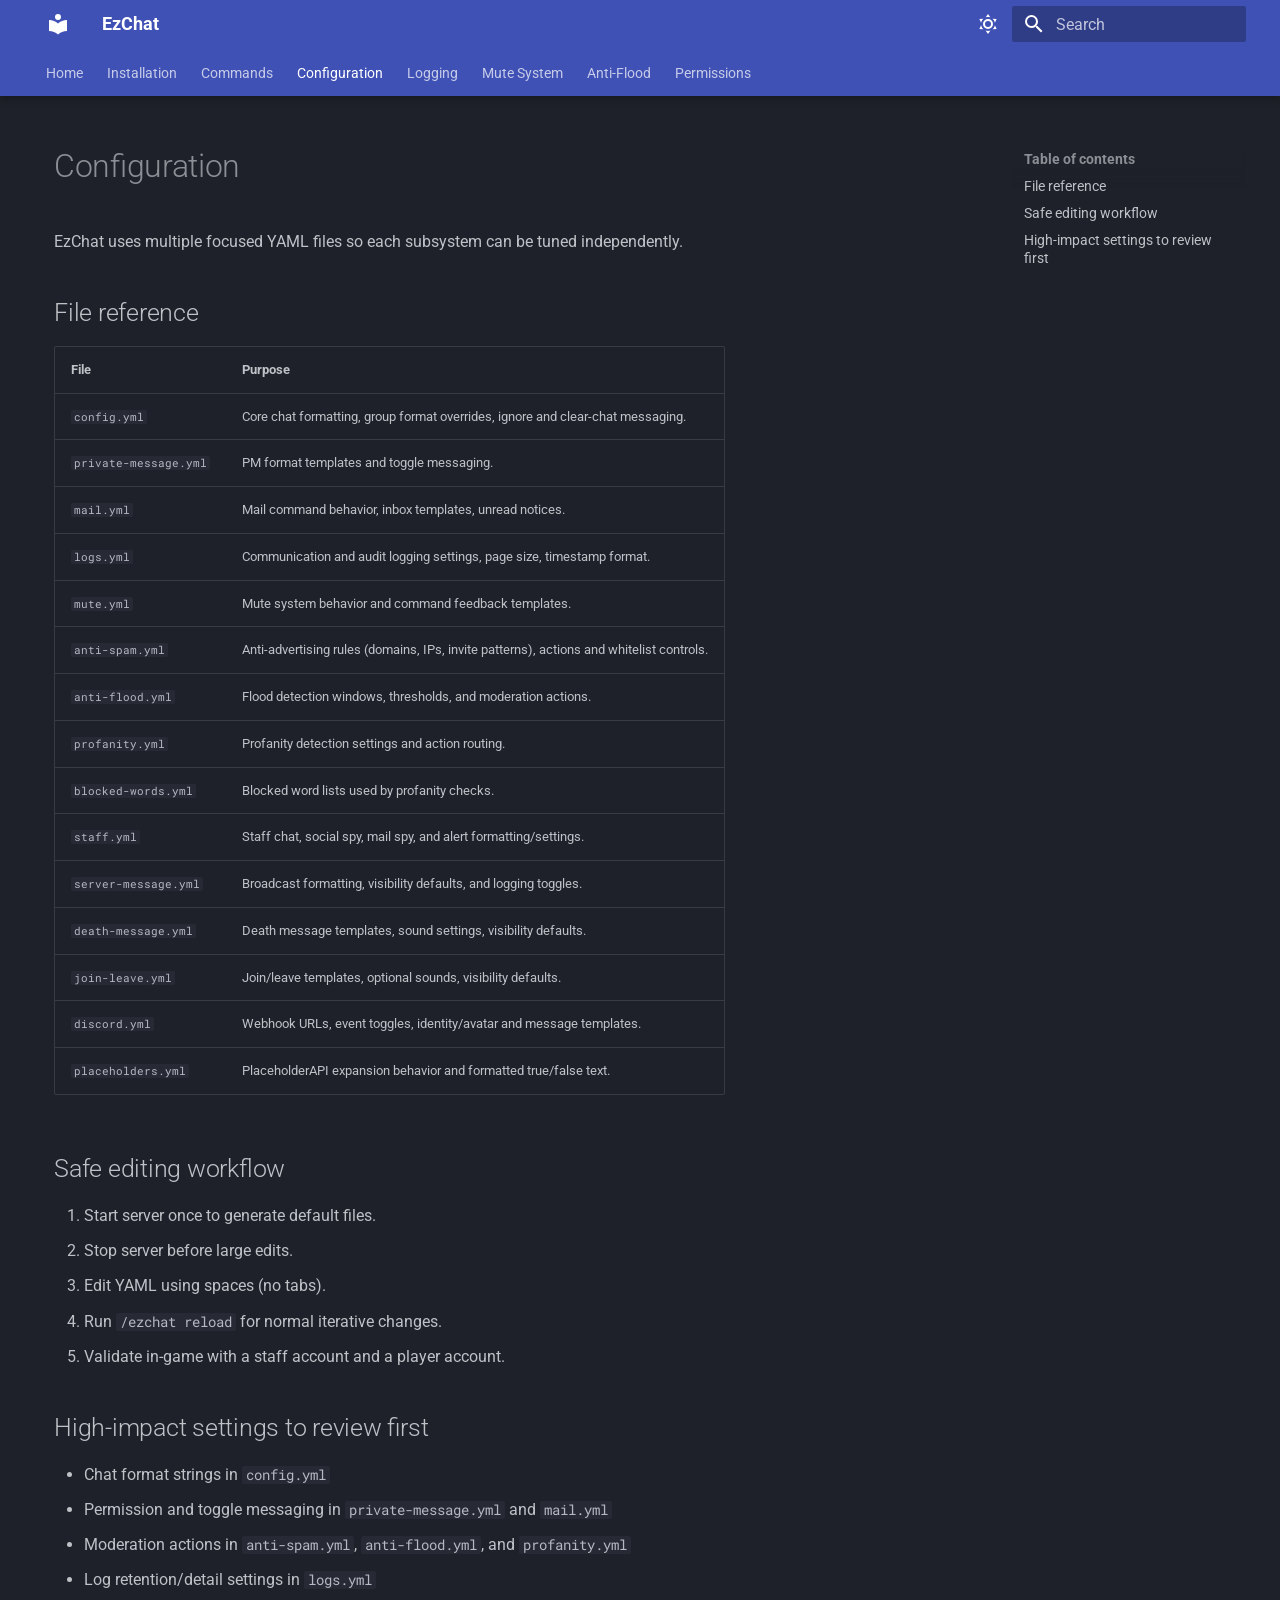
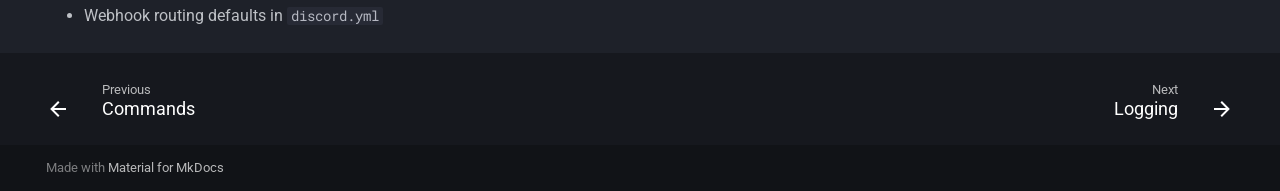
<file: configuration/index.html>
<!doctype html>
<html lang="en" class="no-js">
  <head>
    
      <meta charset="utf-8">
      <meta name="viewport" content="width=device-width,initial-scale=1">
      
        <meta name="description" content="Communication management plugin for Minecraft servers">
      
      
        <meta name="author" content="EZInnovations">
      
      
      
        <link rel="prev" href="../commands/">
      
      
        <link rel="next" href="../logging/">
      
      
        
      
      
      <link rel="icon" href="../assets/images/favicon.png">
      <meta name="generator" content="mkdocs-1.6.1, mkdocs-material-9.7.6">
    
    
      
        <title>Configuration - EzChat</title>
      
    
    
      <link rel="stylesheet" href="../assets/stylesheets/main.484c7ddc.min.css">
      
        
        <link rel="stylesheet" href="../assets/stylesheets/palette.ab4e12ef.min.css">
      
      


    
    
      
    
    
      
        
        
        <link rel="preconnect" href="https://fonts.gstatic.com" crossorigin>
        <link rel="stylesheet" href="https://fonts.googleapis.com/css?family=Roboto:300,300i,400,400i,700,700i%7CRoboto+Mono:400,400i,700,700i&display=fallback">
        <style>:root{--md-text-font:"Roboto";--md-code-font:"Roboto Mono"}</style>
      
    
    
      <link rel="stylesheet" href="../stylesheets/extra.css">
    
    <script>__md_scope=new URL("..",location),__md_hash=e=>[...e].reduce(((e,_)=>(e<<5)-e+_.charCodeAt(0)),0),__md_get=(e,_=localStorage,t=__md_scope)=>JSON.parse(_.getItem(t.pathname+"."+e)),__md_set=(e,_,t=localStorage,a=__md_scope)=>{try{t.setItem(a.pathname+"."+e,JSON.stringify(_))}catch(e){}}</script>
    
      

    
    
  </head>
  
  
    
    
      
    
    
    
    
    <body dir="ltr" data-md-color-scheme="slate" data-md-color-primary="indigo" data-md-color-accent="indigo">
  
    
    <input class="md-toggle" data-md-toggle="drawer" type="checkbox" id="__drawer" autocomplete="off">
    <input class="md-toggle" data-md-toggle="search" type="checkbox" id="__search" autocomplete="off">
    <label class="md-overlay" for="__drawer"></label>
    <div data-md-component="skip">
      
        
        <a href="#configuration" class="md-skip">
          Skip to content
        </a>
      
    </div>
    <div data-md-component="announce">
      
    </div>
    
    
      

  

<header class="md-header md-header--shadow md-header--lifted" data-md-component="header">
  <nav class="md-header__inner md-grid" aria-label="Header">
    <a href=".." title="EzChat" class="md-header__button md-logo" aria-label="EzChat" data-md-component="logo">
      
  
  <svg xmlns="http://www.w3.org/2000/svg" viewBox="0 0 24 24"><path d="M12 8a3 3 0 0 0 3-3 3 3 0 0 0-3-3 3 3 0 0 0-3 3 3 3 0 0 0 3 3m0 3.54C9.64 9.35 6.5 8 3 8v11c3.5 0 6.64 1.35 9 3.54 2.36-2.19 5.5-3.54 9-3.54V8c-3.5 0-6.64 1.35-9 3.54"/></svg>

    </a>
    <label class="md-header__button md-icon" for="__drawer">
      
      <svg xmlns="http://www.w3.org/2000/svg" viewBox="0 0 24 24"><path d="M3 6h18v2H3zm0 5h18v2H3zm0 5h18v2H3z"/></svg>
    </label>
    <div class="md-header__title" data-md-component="header-title">
      <div class="md-header__ellipsis">
        <div class="md-header__topic">
          <span class="md-ellipsis">
            EzChat
          </span>
        </div>
        <div class="md-header__topic" data-md-component="header-topic">
          <span class="md-ellipsis">
            
              Configuration
            
          </span>
        </div>
      </div>
    </div>
    
      
        <form class="md-header__option" data-md-component="palette">
  
    
    
    
    <input class="md-option" data-md-color-media="" data-md-color-scheme="slate" data-md-color-primary="indigo" data-md-color-accent="indigo"  aria-label="Switch to light mode"  type="radio" name="__palette" id="__palette_0">
    
      <label class="md-header__button md-icon" title="Switch to light mode" for="__palette_1" hidden>
        <svg xmlns="http://www.w3.org/2000/svg" viewBox="0 0 24 24"><path d="M12 7a5 5 0 0 1 5 5 5 5 0 0 1-5 5 5 5 0 0 1-5-5 5 5 0 0 1 5-5m0 2a3 3 0 0 0-3 3 3 3 0 0 0 3 3 3 3 0 0 0 3-3 3 3 0 0 0-3-3m0-7 2.39 3.42C13.65 5.15 12.84 5 12 5s-1.65.15-2.39.42zM3.34 7l4.16-.35A7.2 7.2 0 0 0 5.94 8.5c-.44.74-.69 1.5-.83 2.29zm.02 10 1.76-3.77a7.131 7.131 0 0 0 2.38 4.14zM20.65 7l-1.77 3.79a7.02 7.02 0 0 0-2.38-4.15zm-.01 10-4.14.36c.59-.51 1.12-1.14 1.54-1.86.42-.73.69-1.5.83-2.29zM12 22l-2.41-3.44c.74.27 1.55.44 2.41.44.82 0 1.63-.17 2.37-.44z"/></svg>
      </label>
    
  
    
    
    
    <input class="md-option" data-md-color-media="" data-md-color-scheme="default" data-md-color-primary="indigo" data-md-color-accent="indigo"  aria-label="Switch to dark mode"  type="radio" name="__palette" id="__palette_1">
    
      <label class="md-header__button md-icon" title="Switch to dark mode" for="__palette_0" hidden>
        <svg xmlns="http://www.w3.org/2000/svg" viewBox="0 0 24 24"><path d="m17.75 4.09-2.53 1.94.91 3.06-2.63-1.81-2.63 1.81.91-3.06-2.53-1.94L12.44 4l1.06-3 1.06 3zm3.5 6.91-1.64 1.25.59 1.98-1.7-1.17-1.7 1.17.59-1.98L15.75 11l2.06-.05L18.5 9l.69 1.95zm-2.28 4.95c.83-.08 1.72 1.1 1.19 1.85-.32.45-.66.87-1.08 1.27C15.17 23 8.84 23 4.94 19.07c-3.91-3.9-3.91-10.24 0-14.14.4-.4.82-.76 1.27-1.08.75-.53 1.93.36 1.85 1.19-.27 2.86.69 5.83 2.89 8.02a9.96 9.96 0 0 0 8.02 2.89m-1.64 2.02a12.08 12.08 0 0 1-7.8-3.47c-2.17-2.19-3.33-5-3.49-7.82-2.81 3.14-2.7 7.96.31 10.98 3.02 3.01 7.84 3.12 10.98.31"/></svg>
      </label>
    
  
</form>
      
    
    
      <script>var palette=__md_get("__palette");if(palette&&palette.color){if("(prefers-color-scheme)"===palette.color.media){var media=matchMedia("(prefers-color-scheme: light)"),input=document.querySelector(media.matches?"[data-md-color-media='(prefers-color-scheme: light)']":"[data-md-color-media='(prefers-color-scheme: dark)']");palette.color.media=input.getAttribute("data-md-color-media"),palette.color.scheme=input.getAttribute("data-md-color-scheme"),palette.color.primary=input.getAttribute("data-md-color-primary"),palette.color.accent=input.getAttribute("data-md-color-accent")}for(var[key,value]of Object.entries(palette.color))document.body.setAttribute("data-md-color-"+key,value)}</script>
    
    
    
      
      
        <label class="md-header__button md-icon" for="__search">
          
          <svg xmlns="http://www.w3.org/2000/svg" viewBox="0 0 24 24"><path d="M9.5 3A6.5 6.5 0 0 1 16 9.5c0 1.61-.59 3.09-1.56 4.23l.27.27h.79l5 5-1.5 1.5-5-5v-.79l-.27-.27A6.52 6.52 0 0 1 9.5 16 6.5 6.5 0 0 1 3 9.5 6.5 6.5 0 0 1 9.5 3m0 2C7 5 5 7 5 9.5S7 14 9.5 14 14 12 14 9.5 12 5 9.5 5"/></svg>
        </label>
        <div class="md-search" data-md-component="search" role="dialog">
  <label class="md-search__overlay" for="__search"></label>
  <div class="md-search__inner" role="search">
    <form class="md-search__form" name="search">
      <input type="text" class="md-search__input" name="query" aria-label="Search" placeholder="Search" autocapitalize="off" autocorrect="off" autocomplete="off" spellcheck="false" data-md-component="search-query" required>
      <label class="md-search__icon md-icon" for="__search">
        
        <svg xmlns="http://www.w3.org/2000/svg" viewBox="0 0 24 24"><path d="M9.5 3A6.5 6.5 0 0 1 16 9.5c0 1.61-.59 3.09-1.56 4.23l.27.27h.79l5 5-1.5 1.5-5-5v-.79l-.27-.27A6.52 6.52 0 0 1 9.5 16 6.5 6.5 0 0 1 3 9.5 6.5 6.5 0 0 1 9.5 3m0 2C7 5 5 7 5 9.5S7 14 9.5 14 14 12 14 9.5 12 5 9.5 5"/></svg>
        
        <svg xmlns="http://www.w3.org/2000/svg" viewBox="0 0 24 24"><path d="M20 11v2H8l5.5 5.5-1.42 1.42L4.16 12l7.92-7.92L13.5 5.5 8 11z"/></svg>
      </label>
      <nav class="md-search__options" aria-label="Search">
        
        <button type="reset" class="md-search__icon md-icon" title="Clear" aria-label="Clear" tabindex="-1">
          
          <svg xmlns="http://www.w3.org/2000/svg" viewBox="0 0 24 24"><path d="M19 6.41 17.59 5 12 10.59 6.41 5 5 6.41 10.59 12 5 17.59 6.41 19 12 13.41 17.59 19 19 17.59 13.41 12z"/></svg>
        </button>
      </nav>
      
    </form>
    <div class="md-search__output">
      <div class="md-search__scrollwrap" tabindex="0" data-md-scrollfix>
        <div class="md-search-result" data-md-component="search-result">
          <div class="md-search-result__meta">
            Initializing search
          </div>
          <ol class="md-search-result__list" role="presentation"></ol>
        </div>
      </div>
    </div>
  </div>
</div>
      
    
    
  </nav>
  
    
      
<nav class="md-tabs" aria-label="Tabs" data-md-component="tabs">
  <div class="md-grid">
    <ul class="md-tabs__list">
      
        
  
  
  
  
    <li class="md-tabs__item">
      <a href=".." class="md-tabs__link">
        
  
  
    
  
  Home

      </a>
    </li>
  

      
        
  
  
  
  
    <li class="md-tabs__item">
      <a href="../installation/" class="md-tabs__link">
        
  
  
    
  
  Installation

      </a>
    </li>
  

      
        
  
  
  
  
    <li class="md-tabs__item">
      <a href="../commands/" class="md-tabs__link">
        
  
  
    
  
  Commands

      </a>
    </li>
  

      
        
  
  
  
    
  
  
    <li class="md-tabs__item md-tabs__item--active">
      <a href="./" class="md-tabs__link">
        
  
  
    
  
  Configuration

      </a>
    </li>
  

      
        
  
  
  
  
    <li class="md-tabs__item">
      <a href="../logging/" class="md-tabs__link">
        
  
  
    
  
  Logging

      </a>
    </li>
  

      
        
  
  
  
  
    <li class="md-tabs__item">
      <a href="../mute-system/" class="md-tabs__link">
        
  
  
    
  
  Mute System

      </a>
    </li>
  

      
        
  
  
  
  
    <li class="md-tabs__item">
      <a href="../anti-flood/" class="md-tabs__link">
        
  
  
    
  
  Anti-Flood

      </a>
    </li>
  

      
        
  
  
  
  
    <li class="md-tabs__item">
      <a href="../permissions/" class="md-tabs__link">
        
  
  
    
  
  Permissions

      </a>
    </li>
  

      
    </ul>
  </div>
</nav>
    
  
</header>
    
    <div class="md-container" data-md-component="container">
      
      
        
      
      <main class="md-main" data-md-component="main">
        <div class="md-main__inner md-grid">
          
            
              
              <div class="md-sidebar md-sidebar--primary" data-md-component="sidebar" data-md-type="navigation" >
                <div class="md-sidebar__scrollwrap">
                  <div class="md-sidebar__inner">
                    


  


<nav class="md-nav md-nav--primary md-nav--lifted" aria-label="Navigation" data-md-level="0">
  <label class="md-nav__title" for="__drawer">
    <a href=".." title="EzChat" class="md-nav__button md-logo" aria-label="EzChat" data-md-component="logo">
      
  
  <svg xmlns="http://www.w3.org/2000/svg" viewBox="0 0 24 24"><path d="M12 8a3 3 0 0 0 3-3 3 3 0 0 0-3-3 3 3 0 0 0-3 3 3 3 0 0 0 3 3m0 3.54C9.64 9.35 6.5 8 3 8v11c3.5 0 6.64 1.35 9 3.54 2.36-2.19 5.5-3.54 9-3.54V8c-3.5 0-6.64 1.35-9 3.54"/></svg>

    </a>
    EzChat
  </label>
  
  <ul class="md-nav__list" data-md-scrollfix>
    
      
      
  
  
  
  
    <li class="md-nav__item">
      <a href=".." class="md-nav__link">
        
  
  
  <span class="md-ellipsis">
    
  
    Home
  

    
  </span>
  
  

      </a>
    </li>
  

    
      
      
  
  
  
  
    <li class="md-nav__item">
      <a href="../installation/" class="md-nav__link">
        
  
  
  <span class="md-ellipsis">
    
  
    Installation
  

    
  </span>
  
  

      </a>
    </li>
  

    
      
      
  
  
  
  
    <li class="md-nav__item">
      <a href="../commands/" class="md-nav__link">
        
  
  
  <span class="md-ellipsis">
    
  
    Commands
  

    
  </span>
  
  

      </a>
    </li>
  

    
      
      
  
  
    
  
  
  
    <li class="md-nav__item md-nav__item--active">
      
      <input class="md-nav__toggle md-toggle" type="checkbox" id="__toc">
      
      
        
      
      
        <label class="md-nav__link md-nav__link--active" for="__toc">
          
  
  
  <span class="md-ellipsis">
    
  
    Configuration
  

    
  </span>
  
  

          <span class="md-nav__icon md-icon"></span>
        </label>
      
      <a href="./" class="md-nav__link md-nav__link--active">
        
  
  
  <span class="md-ellipsis">
    
  
    Configuration
  

    
  </span>
  
  

      </a>
      
        

<nav class="md-nav md-nav--secondary" aria-label="Table of contents">
  
  
  
    
  
  
    <label class="md-nav__title" for="__toc">
      <span class="md-nav__icon md-icon"></span>
      Table of contents
    </label>
    <ul class="md-nav__list" data-md-component="toc" data-md-scrollfix>
      
        <li class="md-nav__item">
  <a href="#file-reference" class="md-nav__link">
    <span class="md-ellipsis">
      
        File reference
      
    </span>
  </a>
  
</li>
      
        <li class="md-nav__item">
  <a href="#safe-editing-workflow" class="md-nav__link">
    <span class="md-ellipsis">
      
        Safe editing workflow
      
    </span>
  </a>
  
</li>
      
        <li class="md-nav__item">
  <a href="#high-impact-settings-to-review-first" class="md-nav__link">
    <span class="md-ellipsis">
      
        High-impact settings to review first
      
    </span>
  </a>
  
</li>
      
    </ul>
  
</nav>
      
    </li>
  

    
      
      
  
  
  
  
    <li class="md-nav__item">
      <a href="../logging/" class="md-nav__link">
        
  
  
  <span class="md-ellipsis">
    
  
    Logging
  

    
  </span>
  
  

      </a>
    </li>
  

    
      
      
  
  
  
  
    <li class="md-nav__item">
      <a href="../mute-system/" class="md-nav__link">
        
  
  
  <span class="md-ellipsis">
    
  
    Mute System
  

    
  </span>
  
  

      </a>
    </li>
  

    
      
      
  
  
  
  
    <li class="md-nav__item">
      <a href="../anti-flood/" class="md-nav__link">
        
  
  
  <span class="md-ellipsis">
    
  
    Anti-Flood
  

    
  </span>
  
  

      </a>
    </li>
  

    
      
      
  
  
  
  
    <li class="md-nav__item">
      <a href="../permissions/" class="md-nav__link">
        
  
  
  <span class="md-ellipsis">
    
  
    Permissions
  

    
  </span>
  
  

      </a>
    </li>
  

    
  </ul>
</nav>
                  </div>
                </div>
              </div>
            
            
              
              <div class="md-sidebar md-sidebar--secondary" data-md-component="sidebar" data-md-type="toc" >
                <div class="md-sidebar__scrollwrap">
                  <div class="md-sidebar__inner">
                    

<nav class="md-nav md-nav--secondary" aria-label="Table of contents">
  
  
  
    
  
  
    <label class="md-nav__title" for="__toc">
      <span class="md-nav__icon md-icon"></span>
      Table of contents
    </label>
    <ul class="md-nav__list" data-md-component="toc" data-md-scrollfix>
      
        <li class="md-nav__item">
  <a href="#file-reference" class="md-nav__link">
    <span class="md-ellipsis">
      
        File reference
      
    </span>
  </a>
  
</li>
      
        <li class="md-nav__item">
  <a href="#safe-editing-workflow" class="md-nav__link">
    <span class="md-ellipsis">
      
        Safe editing workflow
      
    </span>
  </a>
  
</li>
      
        <li class="md-nav__item">
  <a href="#high-impact-settings-to-review-first" class="md-nav__link">
    <span class="md-ellipsis">
      
        High-impact settings to review first
      
    </span>
  </a>
  
</li>
      
    </ul>
  
</nav>
                  </div>
                </div>
              </div>
            
          
          
            <div class="md-content" data-md-component="content">
              
              <article class="md-content__inner md-typeset">
                
                  



<h1 id="configuration">Configuration<a class="headerlink" href="#configuration" title="Permanent link">&para;</a></h1>
<p>EzChat uses multiple focused YAML files so each subsystem can be tuned independently.</p>
<h2 id="file-reference">File reference<a class="headerlink" href="#file-reference" title="Permanent link">&para;</a></h2>
<table>
<thead>
<tr>
<th>File</th>
<th>Purpose</th>
</tr>
</thead>
<tbody>
<tr>
<td><code>config.yml</code></td>
<td>Core chat formatting, group format overrides, ignore and clear-chat messaging.</td>
</tr>
<tr>
<td><code>private-message.yml</code></td>
<td>PM format templates and toggle messaging.</td>
</tr>
<tr>
<td><code>mail.yml</code></td>
<td>Mail command behavior, inbox templates, unread notices.</td>
</tr>
<tr>
<td><code>logs.yml</code></td>
<td>Communication and audit logging settings, page size, timestamp format.</td>
</tr>
<tr>
<td><code>mute.yml</code></td>
<td>Mute system behavior and command feedback templates.</td>
</tr>
<tr>
<td><code>anti-spam.yml</code></td>
<td>Anti-advertising rules (domains, IPs, invite patterns), actions and whitelist controls.</td>
</tr>
<tr>
<td><code>anti-flood.yml</code></td>
<td>Flood detection windows, thresholds, and moderation actions.</td>
</tr>
<tr>
<td><code>profanity.yml</code></td>
<td>Profanity detection settings and action routing.</td>
</tr>
<tr>
<td><code>blocked-words.yml</code></td>
<td>Blocked word lists used by profanity checks.</td>
</tr>
<tr>
<td><code>staff.yml</code></td>
<td>Staff chat, social spy, mail spy, and alert formatting/settings.</td>
</tr>
<tr>
<td><code>server-message.yml</code></td>
<td>Broadcast formatting, visibility defaults, and logging toggles.</td>
</tr>
<tr>
<td><code>death-message.yml</code></td>
<td>Death message templates, sound settings, visibility defaults.</td>
</tr>
<tr>
<td><code>join-leave.yml</code></td>
<td>Join/leave templates, optional sounds, visibility defaults.</td>
</tr>
<tr>
<td><code>discord.yml</code></td>
<td>Webhook URLs, event toggles, identity/avatar and message templates.</td>
</tr>
<tr>
<td><code>placeholders.yml</code></td>
<td>PlaceholderAPI expansion behavior and formatted true/false text.</td>
</tr>
</tbody>
</table>
<h2 id="safe-editing-workflow">Safe editing workflow<a class="headerlink" href="#safe-editing-workflow" title="Permanent link">&para;</a></h2>
<ol>
<li>Start server once to generate default files.</li>
<li>Stop server before large edits.</li>
<li>Edit YAML using spaces (no tabs).</li>
<li>Run <code>/ezchat reload</code> for normal iterative changes.</li>
<li>Validate in-game with a staff account and a player account.</li>
</ol>
<h2 id="high-impact-settings-to-review-first">High-impact settings to review first<a class="headerlink" href="#high-impact-settings-to-review-first" title="Permanent link">&para;</a></h2>
<ul>
<li>Chat format strings in <code>config.yml</code></li>
<li>Permission and toggle messaging in <code>private-message.yml</code> and <code>mail.yml</code></li>
<li>Moderation actions in <code>anti-spam.yml</code>, <code>anti-flood.yml</code>, and <code>profanity.yml</code></li>
<li>Log retention/detail settings in <code>logs.yml</code></li>
<li>Webhook routing defaults in <code>discord.yml</code></li>
</ul>












                
              </article>
            </div>
          
          
<script>var target=document.getElementById(location.hash.slice(1));target&&target.name&&(target.checked=target.name.startsWith("__tabbed_"))</script>
        </div>
        
          <button type="button" class="md-top md-icon" data-md-component="top" hidden>
  
  <svg xmlns="http://www.w3.org/2000/svg" viewBox="0 0 24 24"><path d="M13 20h-2V8l-5.5 5.5-1.42-1.42L12 4.16l7.92 7.92-1.42 1.42L13 8z"/></svg>
  Back to top
</button>
        
      </main>
      
        <footer class="md-footer">
  
    
      
      <nav class="md-footer__inner md-grid" aria-label="Footer" >
        
          
          <a href="../commands/" class="md-footer__link md-footer__link--prev" aria-label="Previous: Commands">
            <div class="md-footer__button md-icon">
              
              <svg xmlns="http://www.w3.org/2000/svg" viewBox="0 0 24 24"><path d="M20 11v2H8l5.5 5.5-1.42 1.42L4.16 12l7.92-7.92L13.5 5.5 8 11z"/></svg>
            </div>
            <div class="md-footer__title">
              <span class="md-footer__direction">
                Previous
              </span>
              <div class="md-ellipsis">
                Commands
              </div>
            </div>
          </a>
        
        
          
          <a href="../logging/" class="md-footer__link md-footer__link--next" aria-label="Next: Logging">
            <div class="md-footer__title">
              <span class="md-footer__direction">
                Next
              </span>
              <div class="md-ellipsis">
                Logging
              </div>
            </div>
            <div class="md-footer__button md-icon">
              
              <svg xmlns="http://www.w3.org/2000/svg" viewBox="0 0 24 24"><path d="M4 11v2h12l-5.5 5.5 1.42 1.42L19.84 12l-7.92-7.92L10.5 5.5 16 11z"/></svg>
            </div>
          </a>
        
      </nav>
    
  
  <div class="md-footer-meta md-typeset">
    <div class="md-footer-meta__inner md-grid">
      <div class="md-copyright">
  
  
    Made with
    <a href="https://squidfunk.github.io/mkdocs-material/" target="_blank" rel="noopener">
      Material for MkDocs
    </a>
  
</div>
      
    </div>
  </div>
</footer>
      
    </div>
    <div class="md-dialog" data-md-component="dialog">
      <div class="md-dialog__inner md-typeset"></div>
    </div>
    
    
    
      
      
      <script id="__config" type="application/json">{"annotate": null, "base": "..", "features": ["navigation.tabs", "navigation.tabs.sticky", "navigation.top", "navigation.footer", "content.code.copy"], "search": "../assets/javascripts/workers/search.2c215733.min.js", "tags": null, "translations": {"clipboard.copied": "Copied to clipboard", "clipboard.copy": "Copy to clipboard", "search.result.more.one": "1 more on this page", "search.result.more.other": "# more on this page", "search.result.none": "No matching documents", "search.result.one": "1 matching document", "search.result.other": "# matching documents", "search.result.placeholder": "Type to start searching", "search.result.term.missing": "Missing", "select.version": "Select version"}, "version": null}</script>
    
    
      <script src="../assets/javascripts/bundle.79ae519e.min.js"></script>
      
    
  </body>
</html>
</file>
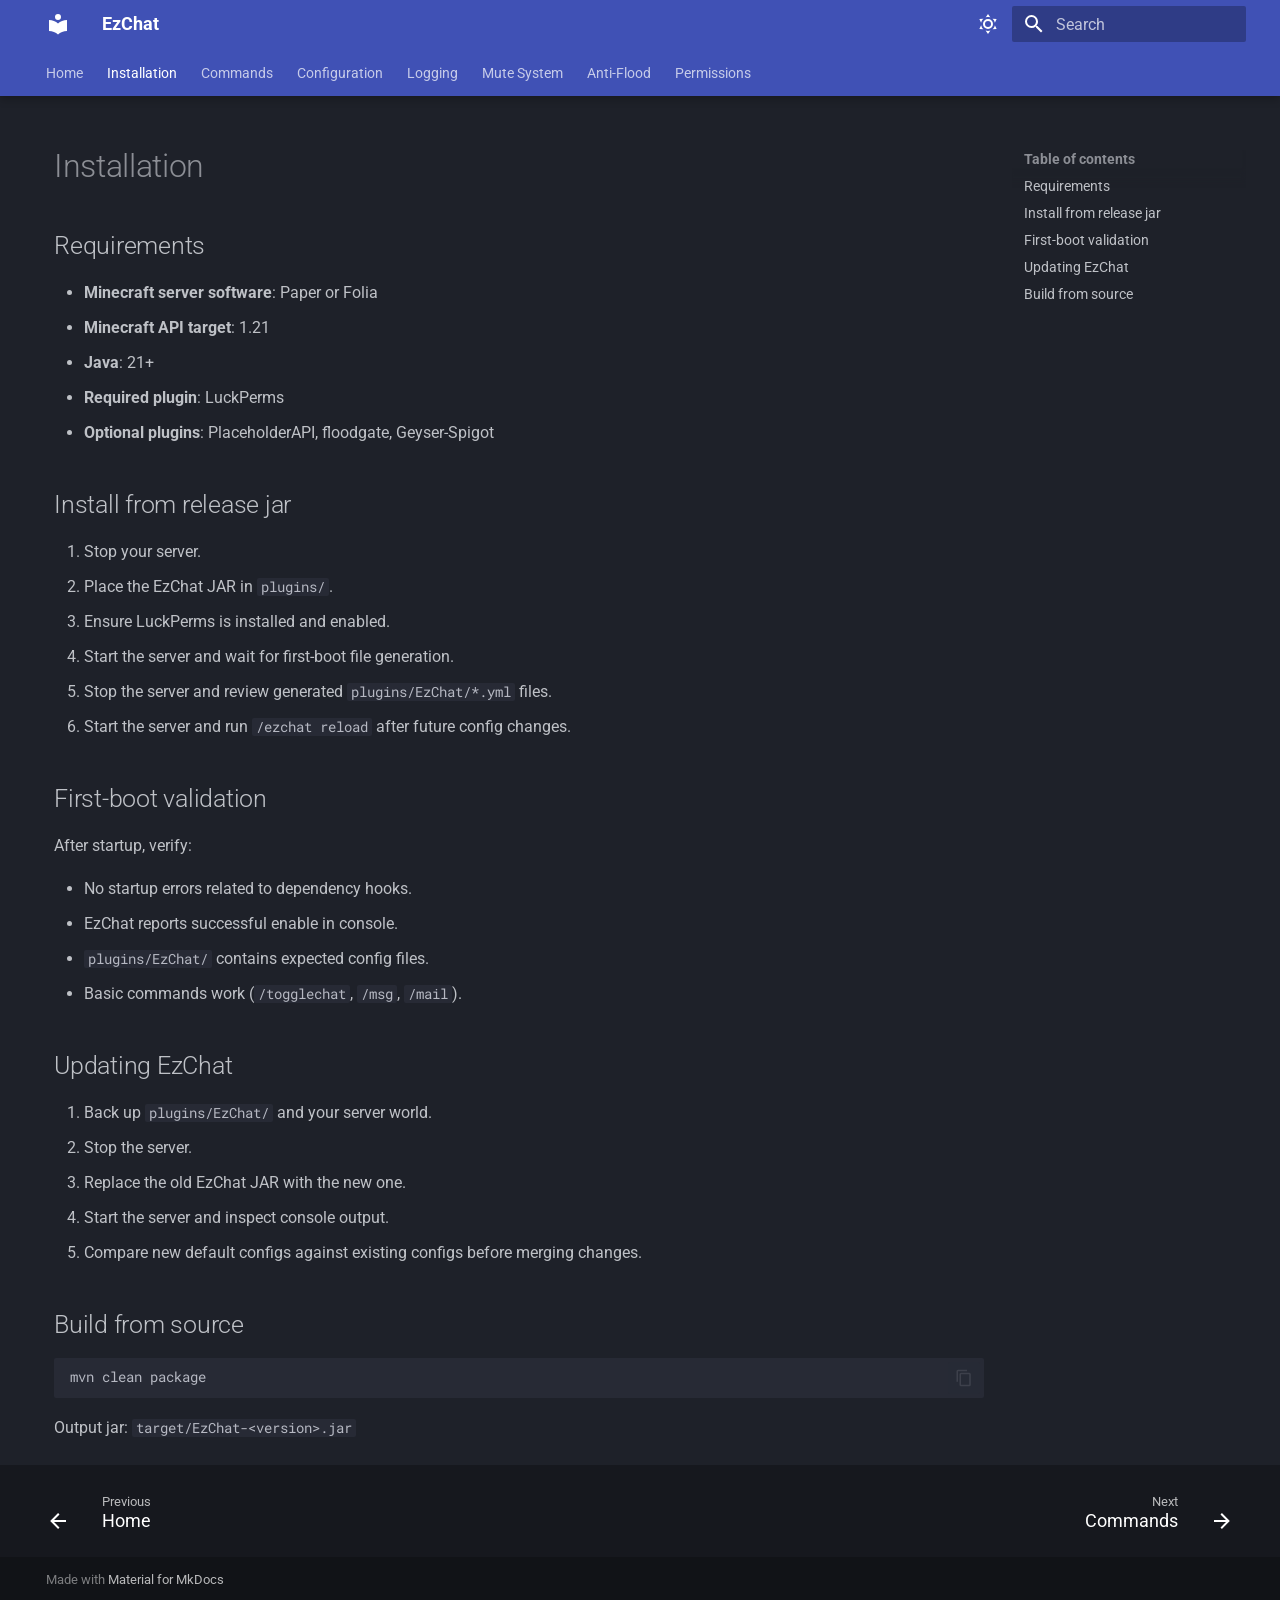
<file: installation/index.html>
<!doctype html>
<html lang="en" class="no-js">
  <head>
    
      <meta charset="utf-8">
      <meta name="viewport" content="width=device-width,initial-scale=1">
      
        <meta name="description" content="Communication management plugin for Minecraft servers">
      
      
        <meta name="author" content="EZInnovations">
      
      
      
        <link rel="prev" href="..">
      
      
        <link rel="next" href="../commands/">
      
      
        
      
      
      <link rel="icon" href="../assets/images/favicon.png">
      <meta name="generator" content="mkdocs-1.6.1, mkdocs-material-9.7.6">
    
    
      
        <title>Installation - EzChat</title>
      
    
    
      <link rel="stylesheet" href="../assets/stylesheets/main.484c7ddc.min.css">
      
        
        <link rel="stylesheet" href="../assets/stylesheets/palette.ab4e12ef.min.css">
      
      


    
    
      
    
    
      
        
        
        <link rel="preconnect" href="https://fonts.gstatic.com" crossorigin>
        <link rel="stylesheet" href="https://fonts.googleapis.com/css?family=Roboto:300,300i,400,400i,700,700i%7CRoboto+Mono:400,400i,700,700i&display=fallback">
        <style>:root{--md-text-font:"Roboto";--md-code-font:"Roboto Mono"}</style>
      
    
    
      <link rel="stylesheet" href="../stylesheets/extra.css">
    
    <script>__md_scope=new URL("..",location),__md_hash=e=>[...e].reduce(((e,_)=>(e<<5)-e+_.charCodeAt(0)),0),__md_get=(e,_=localStorage,t=__md_scope)=>JSON.parse(_.getItem(t.pathname+"."+e)),__md_set=(e,_,t=localStorage,a=__md_scope)=>{try{t.setItem(a.pathname+"."+e,JSON.stringify(_))}catch(e){}}</script>
    
      

    
    
  </head>
  
  
    
    
      
    
    
    
    
    <body dir="ltr" data-md-color-scheme="slate" data-md-color-primary="indigo" data-md-color-accent="indigo">
  
    
    <input class="md-toggle" data-md-toggle="drawer" type="checkbox" id="__drawer" autocomplete="off">
    <input class="md-toggle" data-md-toggle="search" type="checkbox" id="__search" autocomplete="off">
    <label class="md-overlay" for="__drawer"></label>
    <div data-md-component="skip">
      
        
        <a href="#installation" class="md-skip">
          Skip to content
        </a>
      
    </div>
    <div data-md-component="announce">
      
    </div>
    
    
      

  

<header class="md-header md-header--shadow md-header--lifted" data-md-component="header">
  <nav class="md-header__inner md-grid" aria-label="Header">
    <a href=".." title="EzChat" class="md-header__button md-logo" aria-label="EzChat" data-md-component="logo">
      
  
  <svg xmlns="http://www.w3.org/2000/svg" viewBox="0 0 24 24"><path d="M12 8a3 3 0 0 0 3-3 3 3 0 0 0-3-3 3 3 0 0 0-3 3 3 3 0 0 0 3 3m0 3.54C9.64 9.35 6.5 8 3 8v11c3.5 0 6.64 1.35 9 3.54 2.36-2.19 5.5-3.54 9-3.54V8c-3.5 0-6.64 1.35-9 3.54"/></svg>

    </a>
    <label class="md-header__button md-icon" for="__drawer">
      
      <svg xmlns="http://www.w3.org/2000/svg" viewBox="0 0 24 24"><path d="M3 6h18v2H3zm0 5h18v2H3zm0 5h18v2H3z"/></svg>
    </label>
    <div class="md-header__title" data-md-component="header-title">
      <div class="md-header__ellipsis">
        <div class="md-header__topic">
          <span class="md-ellipsis">
            EzChat
          </span>
        </div>
        <div class="md-header__topic" data-md-component="header-topic">
          <span class="md-ellipsis">
            
              Installation
            
          </span>
        </div>
      </div>
    </div>
    
      
        <form class="md-header__option" data-md-component="palette">
  
    
    
    
    <input class="md-option" data-md-color-media="" data-md-color-scheme="slate" data-md-color-primary="indigo" data-md-color-accent="indigo"  aria-label="Switch to light mode"  type="radio" name="__palette" id="__palette_0">
    
      <label class="md-header__button md-icon" title="Switch to light mode" for="__palette_1" hidden>
        <svg xmlns="http://www.w3.org/2000/svg" viewBox="0 0 24 24"><path d="M12 7a5 5 0 0 1 5 5 5 5 0 0 1-5 5 5 5 0 0 1-5-5 5 5 0 0 1 5-5m0 2a3 3 0 0 0-3 3 3 3 0 0 0 3 3 3 3 0 0 0 3-3 3 3 0 0 0-3-3m0-7 2.39 3.42C13.65 5.15 12.84 5 12 5s-1.65.15-2.39.42zM3.34 7l4.16-.35A7.2 7.2 0 0 0 5.94 8.5c-.44.74-.69 1.5-.83 2.29zm.02 10 1.76-3.77a7.131 7.131 0 0 0 2.38 4.14zM20.65 7l-1.77 3.79a7.02 7.02 0 0 0-2.38-4.15zm-.01 10-4.14.36c.59-.51 1.12-1.14 1.54-1.86.42-.73.69-1.5.83-2.29zM12 22l-2.41-3.44c.74.27 1.55.44 2.41.44.82 0 1.63-.17 2.37-.44z"/></svg>
      </label>
    
  
    
    
    
    <input class="md-option" data-md-color-media="" data-md-color-scheme="default" data-md-color-primary="indigo" data-md-color-accent="indigo"  aria-label="Switch to dark mode"  type="radio" name="__palette" id="__palette_1">
    
      <label class="md-header__button md-icon" title="Switch to dark mode" for="__palette_0" hidden>
        <svg xmlns="http://www.w3.org/2000/svg" viewBox="0 0 24 24"><path d="m17.75 4.09-2.53 1.94.91 3.06-2.63-1.81-2.63 1.81.91-3.06-2.53-1.94L12.44 4l1.06-3 1.06 3zm3.5 6.91-1.64 1.25.59 1.98-1.7-1.17-1.7 1.17.59-1.98L15.75 11l2.06-.05L18.5 9l.69 1.95zm-2.28 4.95c.83-.08 1.72 1.1 1.19 1.85-.32.45-.66.87-1.08 1.27C15.17 23 8.84 23 4.94 19.07c-3.91-3.9-3.91-10.24 0-14.14.4-.4.82-.76 1.27-1.08.75-.53 1.93.36 1.85 1.19-.27 2.86.69 5.83 2.89 8.02a9.96 9.96 0 0 0 8.02 2.89m-1.64 2.02a12.08 12.08 0 0 1-7.8-3.47c-2.17-2.19-3.33-5-3.49-7.82-2.81 3.14-2.7 7.96.31 10.98 3.02 3.01 7.84 3.12 10.98.31"/></svg>
      </label>
    
  
</form>
      
    
    
      <script>var palette=__md_get("__palette");if(palette&&palette.color){if("(prefers-color-scheme)"===palette.color.media){var media=matchMedia("(prefers-color-scheme: light)"),input=document.querySelector(media.matches?"[data-md-color-media='(prefers-color-scheme: light)']":"[data-md-color-media='(prefers-color-scheme: dark)']");palette.color.media=input.getAttribute("data-md-color-media"),palette.color.scheme=input.getAttribute("data-md-color-scheme"),palette.color.primary=input.getAttribute("data-md-color-primary"),palette.color.accent=input.getAttribute("data-md-color-accent")}for(var[key,value]of Object.entries(palette.color))document.body.setAttribute("data-md-color-"+key,value)}</script>
    
    
    
      
      
        <label class="md-header__button md-icon" for="__search">
          
          <svg xmlns="http://www.w3.org/2000/svg" viewBox="0 0 24 24"><path d="M9.5 3A6.5 6.5 0 0 1 16 9.5c0 1.61-.59 3.09-1.56 4.23l.27.27h.79l5 5-1.5 1.5-5-5v-.79l-.27-.27A6.52 6.52 0 0 1 9.5 16 6.5 6.5 0 0 1 3 9.5 6.5 6.5 0 0 1 9.5 3m0 2C7 5 5 7 5 9.5S7 14 9.5 14 14 12 14 9.5 12 5 9.5 5"/></svg>
        </label>
        <div class="md-search" data-md-component="search" role="dialog">
  <label class="md-search__overlay" for="__search"></label>
  <div class="md-search__inner" role="search">
    <form class="md-search__form" name="search">
      <input type="text" class="md-search__input" name="query" aria-label="Search" placeholder="Search" autocapitalize="off" autocorrect="off" autocomplete="off" spellcheck="false" data-md-component="search-query" required>
      <label class="md-search__icon md-icon" for="__search">
        
        <svg xmlns="http://www.w3.org/2000/svg" viewBox="0 0 24 24"><path d="M9.5 3A6.5 6.5 0 0 1 16 9.5c0 1.61-.59 3.09-1.56 4.23l.27.27h.79l5 5-1.5 1.5-5-5v-.79l-.27-.27A6.52 6.52 0 0 1 9.5 16 6.5 6.5 0 0 1 3 9.5 6.5 6.5 0 0 1 9.5 3m0 2C7 5 5 7 5 9.5S7 14 9.5 14 14 12 14 9.5 12 5 9.5 5"/></svg>
        
        <svg xmlns="http://www.w3.org/2000/svg" viewBox="0 0 24 24"><path d="M20 11v2H8l5.5 5.5-1.42 1.42L4.16 12l7.92-7.92L13.5 5.5 8 11z"/></svg>
      </label>
      <nav class="md-search__options" aria-label="Search">
        
        <button type="reset" class="md-search__icon md-icon" title="Clear" aria-label="Clear" tabindex="-1">
          
          <svg xmlns="http://www.w3.org/2000/svg" viewBox="0 0 24 24"><path d="M19 6.41 17.59 5 12 10.59 6.41 5 5 6.41 10.59 12 5 17.59 6.41 19 12 13.41 17.59 19 19 17.59 13.41 12z"/></svg>
        </button>
      </nav>
      
    </form>
    <div class="md-search__output">
      <div class="md-search__scrollwrap" tabindex="0" data-md-scrollfix>
        <div class="md-search-result" data-md-component="search-result">
          <div class="md-search-result__meta">
            Initializing search
          </div>
          <ol class="md-search-result__list" role="presentation"></ol>
        </div>
      </div>
    </div>
  </div>
</div>
      
    
    
  </nav>
  
    
      
<nav class="md-tabs" aria-label="Tabs" data-md-component="tabs">
  <div class="md-grid">
    <ul class="md-tabs__list">
      
        
  
  
  
  
    <li class="md-tabs__item">
      <a href=".." class="md-tabs__link">
        
  
  
    
  
  Home

      </a>
    </li>
  

      
        
  
  
  
    
  
  
    <li class="md-tabs__item md-tabs__item--active">
      <a href="./" class="md-tabs__link">
        
  
  
    
  
  Installation

      </a>
    </li>
  

      
        
  
  
  
  
    <li class="md-tabs__item">
      <a href="../commands/" class="md-tabs__link">
        
  
  
    
  
  Commands

      </a>
    </li>
  

      
        
  
  
  
  
    <li class="md-tabs__item">
      <a href="../configuration/" class="md-tabs__link">
        
  
  
    
  
  Configuration

      </a>
    </li>
  

      
        
  
  
  
  
    <li class="md-tabs__item">
      <a href="../logging/" class="md-tabs__link">
        
  
  
    
  
  Logging

      </a>
    </li>
  

      
        
  
  
  
  
    <li class="md-tabs__item">
      <a href="../mute-system/" class="md-tabs__link">
        
  
  
    
  
  Mute System

      </a>
    </li>
  

      
        
  
  
  
  
    <li class="md-tabs__item">
      <a href="../anti-flood/" class="md-tabs__link">
        
  
  
    
  
  Anti-Flood

      </a>
    </li>
  

      
        
  
  
  
  
    <li class="md-tabs__item">
      <a href="../permissions/" class="md-tabs__link">
        
  
  
    
  
  Permissions

      </a>
    </li>
  

      
    </ul>
  </div>
</nav>
    
  
</header>
    
    <div class="md-container" data-md-component="container">
      
      
        
      
      <main class="md-main" data-md-component="main">
        <div class="md-main__inner md-grid">
          
            
              
              <div class="md-sidebar md-sidebar--primary" data-md-component="sidebar" data-md-type="navigation" >
                <div class="md-sidebar__scrollwrap">
                  <div class="md-sidebar__inner">
                    


  


<nav class="md-nav md-nav--primary md-nav--lifted" aria-label="Navigation" data-md-level="0">
  <label class="md-nav__title" for="__drawer">
    <a href=".." title="EzChat" class="md-nav__button md-logo" aria-label="EzChat" data-md-component="logo">
      
  
  <svg xmlns="http://www.w3.org/2000/svg" viewBox="0 0 24 24"><path d="M12 8a3 3 0 0 0 3-3 3 3 0 0 0-3-3 3 3 0 0 0-3 3 3 3 0 0 0 3 3m0 3.54C9.64 9.35 6.5 8 3 8v11c3.5 0 6.64 1.35 9 3.54 2.36-2.19 5.5-3.54 9-3.54V8c-3.5 0-6.64 1.35-9 3.54"/></svg>

    </a>
    EzChat
  </label>
  
  <ul class="md-nav__list" data-md-scrollfix>
    
      
      
  
  
  
  
    <li class="md-nav__item">
      <a href=".." class="md-nav__link">
        
  
  
  <span class="md-ellipsis">
    
  
    Home
  

    
  </span>
  
  

      </a>
    </li>
  

    
      
      
  
  
    
  
  
  
    <li class="md-nav__item md-nav__item--active">
      
      <input class="md-nav__toggle md-toggle" type="checkbox" id="__toc">
      
      
        
      
      
        <label class="md-nav__link md-nav__link--active" for="__toc">
          
  
  
  <span class="md-ellipsis">
    
  
    Installation
  

    
  </span>
  
  

          <span class="md-nav__icon md-icon"></span>
        </label>
      
      <a href="./" class="md-nav__link md-nav__link--active">
        
  
  
  <span class="md-ellipsis">
    
  
    Installation
  

    
  </span>
  
  

      </a>
      
        

<nav class="md-nav md-nav--secondary" aria-label="Table of contents">
  
  
  
    
  
  
    <label class="md-nav__title" for="__toc">
      <span class="md-nav__icon md-icon"></span>
      Table of contents
    </label>
    <ul class="md-nav__list" data-md-component="toc" data-md-scrollfix>
      
        <li class="md-nav__item">
  <a href="#requirements" class="md-nav__link">
    <span class="md-ellipsis">
      
        Requirements
      
    </span>
  </a>
  
</li>
      
        <li class="md-nav__item">
  <a href="#install-from-release-jar" class="md-nav__link">
    <span class="md-ellipsis">
      
        Install from release jar
      
    </span>
  </a>
  
</li>
      
        <li class="md-nav__item">
  <a href="#first-boot-validation" class="md-nav__link">
    <span class="md-ellipsis">
      
        First-boot validation
      
    </span>
  </a>
  
</li>
      
        <li class="md-nav__item">
  <a href="#updating-ezchat" class="md-nav__link">
    <span class="md-ellipsis">
      
        Updating EzChat
      
    </span>
  </a>
  
</li>
      
        <li class="md-nav__item">
  <a href="#build-from-source" class="md-nav__link">
    <span class="md-ellipsis">
      
        Build from source
      
    </span>
  </a>
  
</li>
      
    </ul>
  
</nav>
      
    </li>
  

    
      
      
  
  
  
  
    <li class="md-nav__item">
      <a href="../commands/" class="md-nav__link">
        
  
  
  <span class="md-ellipsis">
    
  
    Commands
  

    
  </span>
  
  

      </a>
    </li>
  

    
      
      
  
  
  
  
    <li class="md-nav__item">
      <a href="../configuration/" class="md-nav__link">
        
  
  
  <span class="md-ellipsis">
    
  
    Configuration
  

    
  </span>
  
  

      </a>
    </li>
  

    
      
      
  
  
  
  
    <li class="md-nav__item">
      <a href="../logging/" class="md-nav__link">
        
  
  
  <span class="md-ellipsis">
    
  
    Logging
  

    
  </span>
  
  

      </a>
    </li>
  

    
      
      
  
  
  
  
    <li class="md-nav__item">
      <a href="../mute-system/" class="md-nav__link">
        
  
  
  <span class="md-ellipsis">
    
  
    Mute System
  

    
  </span>
  
  

      </a>
    </li>
  

    
      
      
  
  
  
  
    <li class="md-nav__item">
      <a href="../anti-flood/" class="md-nav__link">
        
  
  
  <span class="md-ellipsis">
    
  
    Anti-Flood
  

    
  </span>
  
  

      </a>
    </li>
  

    
      
      
  
  
  
  
    <li class="md-nav__item">
      <a href="../permissions/" class="md-nav__link">
        
  
  
  <span class="md-ellipsis">
    
  
    Permissions
  

    
  </span>
  
  

      </a>
    </li>
  

    
  </ul>
</nav>
                  </div>
                </div>
              </div>
            
            
              
              <div class="md-sidebar md-sidebar--secondary" data-md-component="sidebar" data-md-type="toc" >
                <div class="md-sidebar__scrollwrap">
                  <div class="md-sidebar__inner">
                    

<nav class="md-nav md-nav--secondary" aria-label="Table of contents">
  
  
  
    
  
  
    <label class="md-nav__title" for="__toc">
      <span class="md-nav__icon md-icon"></span>
      Table of contents
    </label>
    <ul class="md-nav__list" data-md-component="toc" data-md-scrollfix>
      
        <li class="md-nav__item">
  <a href="#requirements" class="md-nav__link">
    <span class="md-ellipsis">
      
        Requirements
      
    </span>
  </a>
  
</li>
      
        <li class="md-nav__item">
  <a href="#install-from-release-jar" class="md-nav__link">
    <span class="md-ellipsis">
      
        Install from release jar
      
    </span>
  </a>
  
</li>
      
        <li class="md-nav__item">
  <a href="#first-boot-validation" class="md-nav__link">
    <span class="md-ellipsis">
      
        First-boot validation
      
    </span>
  </a>
  
</li>
      
        <li class="md-nav__item">
  <a href="#updating-ezchat" class="md-nav__link">
    <span class="md-ellipsis">
      
        Updating EzChat
      
    </span>
  </a>
  
</li>
      
        <li class="md-nav__item">
  <a href="#build-from-source" class="md-nav__link">
    <span class="md-ellipsis">
      
        Build from source
      
    </span>
  </a>
  
</li>
      
    </ul>
  
</nav>
                  </div>
                </div>
              </div>
            
          
          
            <div class="md-content" data-md-component="content">
              
              <article class="md-content__inner md-typeset">
                
                  



<h1 id="installation">Installation<a class="headerlink" href="#installation" title="Permanent link">&para;</a></h1>
<h2 id="requirements">Requirements<a class="headerlink" href="#requirements" title="Permanent link">&para;</a></h2>
<ul>
<li><strong>Minecraft server software</strong>: Paper or Folia</li>
<li><strong>Minecraft API target</strong>: 1.21</li>
<li><strong>Java</strong>: 21+</li>
<li><strong>Required plugin</strong>: LuckPerms</li>
<li><strong>Optional plugins</strong>: PlaceholderAPI, floodgate, Geyser-Spigot</li>
</ul>
<h2 id="install-from-release-jar">Install from release jar<a class="headerlink" href="#install-from-release-jar" title="Permanent link">&para;</a></h2>
<ol>
<li>Stop your server.</li>
<li>Place the EzChat JAR in <code>plugins/</code>.</li>
<li>Ensure LuckPerms is installed and enabled.</li>
<li>Start the server and wait for first-boot file generation.</li>
<li>Stop the server and review generated <code>plugins/EzChat/*.yml</code> files.</li>
<li>Start the server and run <code>/ezchat reload</code> after future config changes.</li>
</ol>
<h2 id="first-boot-validation">First-boot validation<a class="headerlink" href="#first-boot-validation" title="Permanent link">&para;</a></h2>
<p>After startup, verify:</p>
<ul>
<li>No startup errors related to dependency hooks.</li>
<li>EzChat reports successful enable in console.</li>
<li><code>plugins/EzChat/</code> contains expected config files.</li>
<li>Basic commands work (<code>/togglechat</code>, <code>/msg</code>, <code>/mail</code>).</li>
</ul>
<h2 id="updating-ezchat">Updating EzChat<a class="headerlink" href="#updating-ezchat" title="Permanent link">&para;</a></h2>
<ol>
<li>Back up <code>plugins/EzChat/</code> and your server world.</li>
<li>Stop the server.</li>
<li>Replace the old EzChat JAR with the new one.</li>
<li>Start the server and inspect console output.</li>
<li>Compare new default configs against existing configs before merging changes.</li>
</ol>
<h2 id="build-from-source">Build from source<a class="headerlink" href="#build-from-source" title="Permanent link">&para;</a></h2>
<div class="codehilite"><pre><span></span><code>mvn<span class="w"> </span>clean<span class="w"> </span>package
</code></pre></div>

<p>Output jar: <code>target/EzChat-&lt;version&gt;.jar</code></p>












                
              </article>
            </div>
          
          
<script>var target=document.getElementById(location.hash.slice(1));target&&target.name&&(target.checked=target.name.startsWith("__tabbed_"))</script>
        </div>
        
          <button type="button" class="md-top md-icon" data-md-component="top" hidden>
  
  <svg xmlns="http://www.w3.org/2000/svg" viewBox="0 0 24 24"><path d="M13 20h-2V8l-5.5 5.5-1.42-1.42L12 4.16l7.92 7.92-1.42 1.42L13 8z"/></svg>
  Back to top
</button>
        
      </main>
      
        <footer class="md-footer">
  
    
      
      <nav class="md-footer__inner md-grid" aria-label="Footer" >
        
          
          <a href=".." class="md-footer__link md-footer__link--prev" aria-label="Previous: Home">
            <div class="md-footer__button md-icon">
              
              <svg xmlns="http://www.w3.org/2000/svg" viewBox="0 0 24 24"><path d="M20 11v2H8l5.5 5.5-1.42 1.42L4.16 12l7.92-7.92L13.5 5.5 8 11z"/></svg>
            </div>
            <div class="md-footer__title">
              <span class="md-footer__direction">
                Previous
              </span>
              <div class="md-ellipsis">
                Home
              </div>
            </div>
          </a>
        
        
          
          <a href="../commands/" class="md-footer__link md-footer__link--next" aria-label="Next: Commands">
            <div class="md-footer__title">
              <span class="md-footer__direction">
                Next
              </span>
              <div class="md-ellipsis">
                Commands
              </div>
            </div>
            <div class="md-footer__button md-icon">
              
              <svg xmlns="http://www.w3.org/2000/svg" viewBox="0 0 24 24"><path d="M4 11v2h12l-5.5 5.5 1.42 1.42L19.84 12l-7.92-7.92L10.5 5.5 16 11z"/></svg>
            </div>
          </a>
        
      </nav>
    
  
  <div class="md-footer-meta md-typeset">
    <div class="md-footer-meta__inner md-grid">
      <div class="md-copyright">
  
  
    Made with
    <a href="https://squidfunk.github.io/mkdocs-material/" target="_blank" rel="noopener">
      Material for MkDocs
    </a>
  
</div>
      
    </div>
  </div>
</footer>
      
    </div>
    <div class="md-dialog" data-md-component="dialog">
      <div class="md-dialog__inner md-typeset"></div>
    </div>
    
    
    
      
      
      <script id="__config" type="application/json">{"annotate": null, "base": "..", "features": ["navigation.tabs", "navigation.tabs.sticky", "navigation.top", "navigation.footer", "content.code.copy"], "search": "../assets/javascripts/workers/search.2c215733.min.js", "tags": null, "translations": {"clipboard.copied": "Copied to clipboard", "clipboard.copy": "Copy to clipboard", "search.result.more.one": "1 more on this page", "search.result.more.other": "# more on this page", "search.result.none": "No matching documents", "search.result.one": "1 matching document", "search.result.other": "# matching documents", "search.result.placeholder": "Type to start searching", "search.result.term.missing": "Missing", "select.version": "Select version"}, "version": null}</script>
    
    
      <script src="../assets/javascripts/bundle.79ae519e.min.js"></script>
      
    
  </body>
</html>
</file>
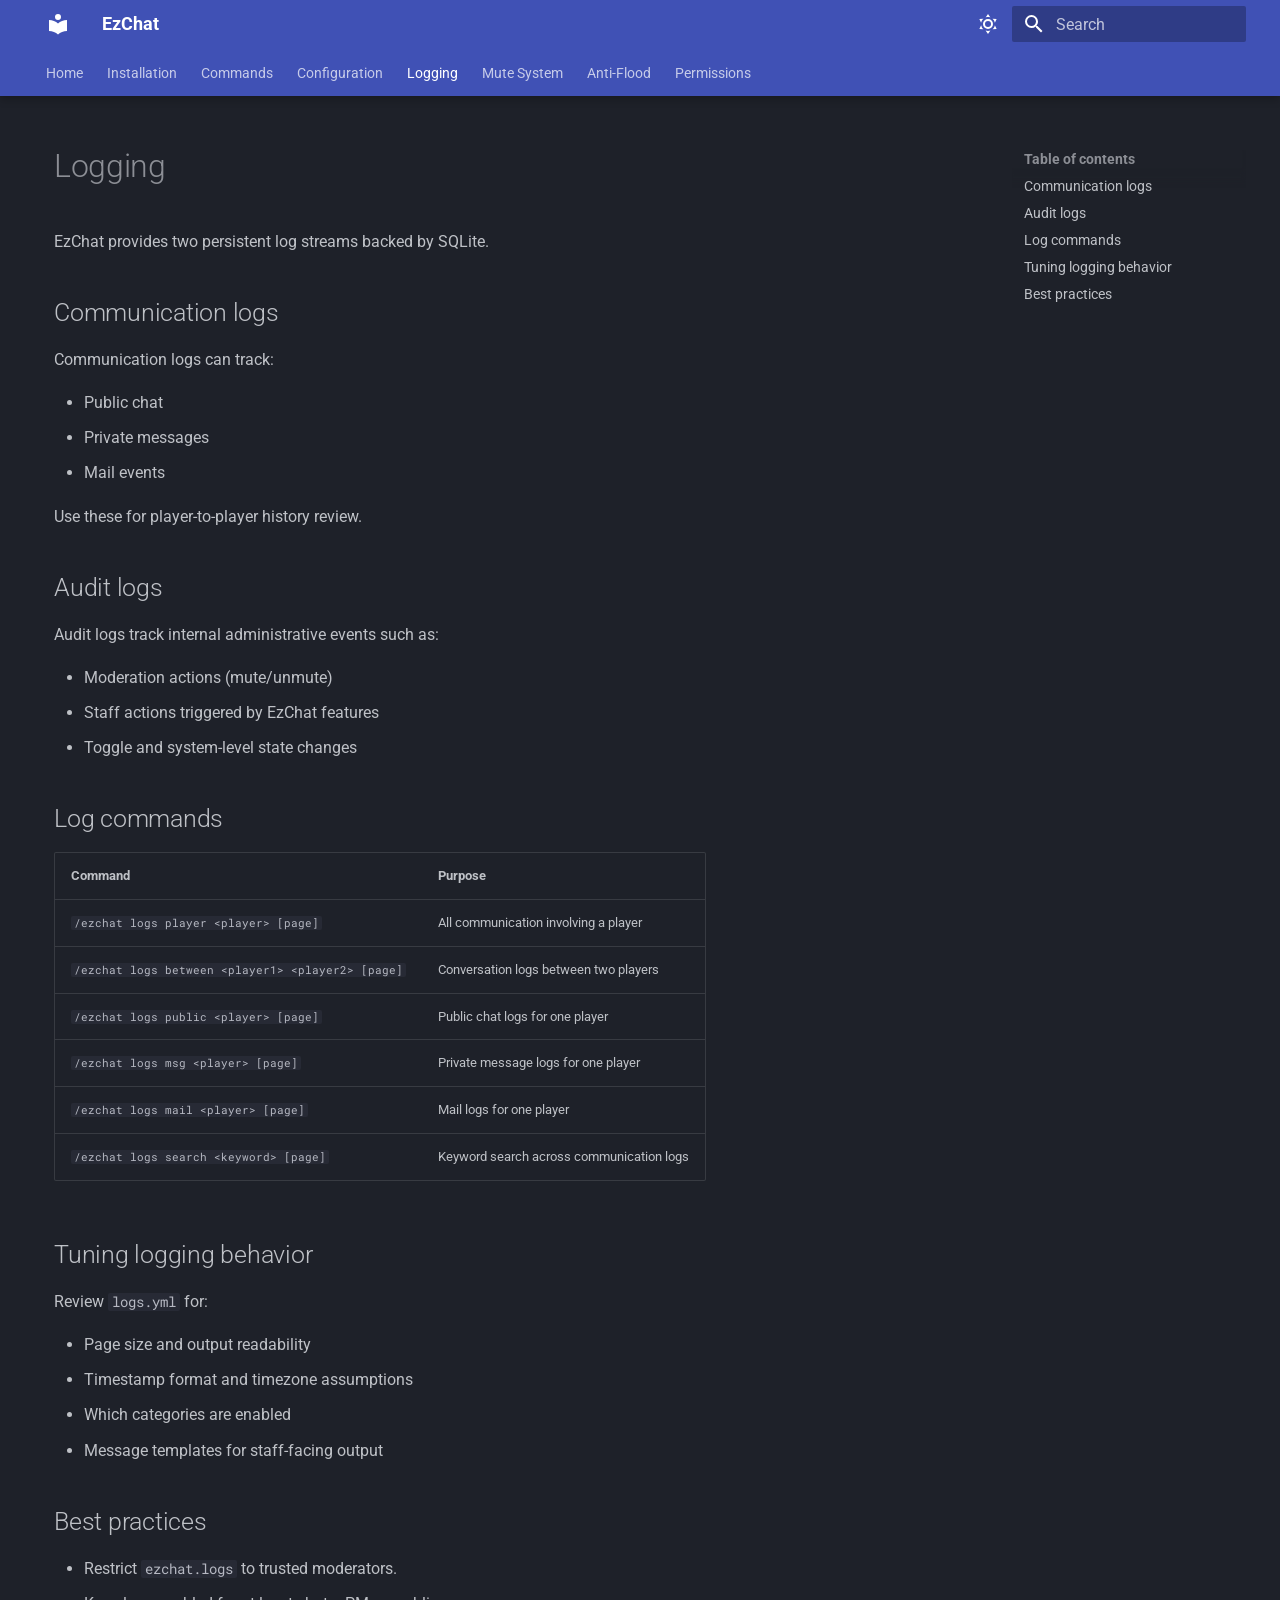
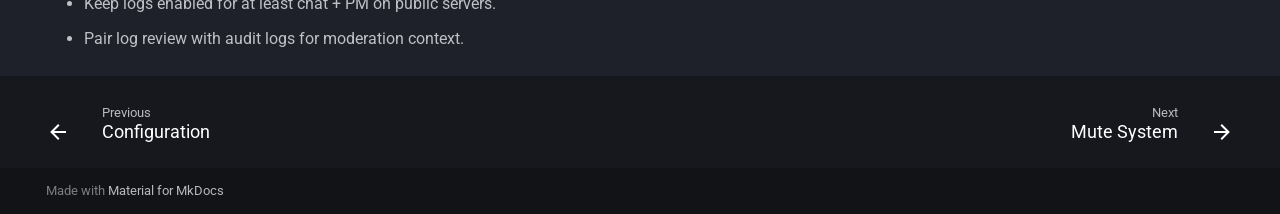
<file: logging/index.html>
<!doctype html>
<html lang="en" class="no-js">
  <head>
    
      <meta charset="utf-8">
      <meta name="viewport" content="width=device-width,initial-scale=1">
      
        <meta name="description" content="Communication management plugin for Minecraft servers">
      
      
        <meta name="author" content="EZInnovations">
      
      
      
        <link rel="prev" href="../configuration/">
      
      
        <link rel="next" href="../mute-system/">
      
      
        
      
      
      <link rel="icon" href="../assets/images/favicon.png">
      <meta name="generator" content="mkdocs-1.6.1, mkdocs-material-9.7.6">
    
    
      
        <title>Logging - EzChat</title>
      
    
    
      <link rel="stylesheet" href="../assets/stylesheets/main.484c7ddc.min.css">
      
        
        <link rel="stylesheet" href="../assets/stylesheets/palette.ab4e12ef.min.css">
      
      


    
    
      
    
    
      
        
        
        <link rel="preconnect" href="https://fonts.gstatic.com" crossorigin>
        <link rel="stylesheet" href="https://fonts.googleapis.com/css?family=Roboto:300,300i,400,400i,700,700i%7CRoboto+Mono:400,400i,700,700i&display=fallback">
        <style>:root{--md-text-font:"Roboto";--md-code-font:"Roboto Mono"}</style>
      
    
    
      <link rel="stylesheet" href="../stylesheets/extra.css">
    
    <script>__md_scope=new URL("..",location),__md_hash=e=>[...e].reduce(((e,_)=>(e<<5)-e+_.charCodeAt(0)),0),__md_get=(e,_=localStorage,t=__md_scope)=>JSON.parse(_.getItem(t.pathname+"."+e)),__md_set=(e,_,t=localStorage,a=__md_scope)=>{try{t.setItem(a.pathname+"."+e,JSON.stringify(_))}catch(e){}}</script>
    
      

    
    
  </head>
  
  
    
    
      
    
    
    
    
    <body dir="ltr" data-md-color-scheme="slate" data-md-color-primary="indigo" data-md-color-accent="indigo">
  
    
    <input class="md-toggle" data-md-toggle="drawer" type="checkbox" id="__drawer" autocomplete="off">
    <input class="md-toggle" data-md-toggle="search" type="checkbox" id="__search" autocomplete="off">
    <label class="md-overlay" for="__drawer"></label>
    <div data-md-component="skip">
      
        
        <a href="#logging" class="md-skip">
          Skip to content
        </a>
      
    </div>
    <div data-md-component="announce">
      
    </div>
    
    
      

  

<header class="md-header md-header--shadow md-header--lifted" data-md-component="header">
  <nav class="md-header__inner md-grid" aria-label="Header">
    <a href=".." title="EzChat" class="md-header__button md-logo" aria-label="EzChat" data-md-component="logo">
      
  
  <svg xmlns="http://www.w3.org/2000/svg" viewBox="0 0 24 24"><path d="M12 8a3 3 0 0 0 3-3 3 3 0 0 0-3-3 3 3 0 0 0-3 3 3 3 0 0 0 3 3m0 3.54C9.64 9.35 6.5 8 3 8v11c3.5 0 6.64 1.35 9 3.54 2.36-2.19 5.5-3.54 9-3.54V8c-3.5 0-6.64 1.35-9 3.54"/></svg>

    </a>
    <label class="md-header__button md-icon" for="__drawer">
      
      <svg xmlns="http://www.w3.org/2000/svg" viewBox="0 0 24 24"><path d="M3 6h18v2H3zm0 5h18v2H3zm0 5h18v2H3z"/></svg>
    </label>
    <div class="md-header__title" data-md-component="header-title">
      <div class="md-header__ellipsis">
        <div class="md-header__topic">
          <span class="md-ellipsis">
            EzChat
          </span>
        </div>
        <div class="md-header__topic" data-md-component="header-topic">
          <span class="md-ellipsis">
            
              Logging
            
          </span>
        </div>
      </div>
    </div>
    
      
        <form class="md-header__option" data-md-component="palette">
  
    
    
    
    <input class="md-option" data-md-color-media="" data-md-color-scheme="slate" data-md-color-primary="indigo" data-md-color-accent="indigo"  aria-label="Switch to light mode"  type="radio" name="__palette" id="__palette_0">
    
      <label class="md-header__button md-icon" title="Switch to light mode" for="__palette_1" hidden>
        <svg xmlns="http://www.w3.org/2000/svg" viewBox="0 0 24 24"><path d="M12 7a5 5 0 0 1 5 5 5 5 0 0 1-5 5 5 5 0 0 1-5-5 5 5 0 0 1 5-5m0 2a3 3 0 0 0-3 3 3 3 0 0 0 3 3 3 3 0 0 0 3-3 3 3 0 0 0-3-3m0-7 2.39 3.42C13.65 5.15 12.84 5 12 5s-1.65.15-2.39.42zM3.34 7l4.16-.35A7.2 7.2 0 0 0 5.94 8.5c-.44.74-.69 1.5-.83 2.29zm.02 10 1.76-3.77a7.131 7.131 0 0 0 2.38 4.14zM20.65 7l-1.77 3.79a7.02 7.02 0 0 0-2.38-4.15zm-.01 10-4.14.36c.59-.51 1.12-1.14 1.54-1.86.42-.73.69-1.5.83-2.29zM12 22l-2.41-3.44c.74.27 1.55.44 2.41.44.82 0 1.63-.17 2.37-.44z"/></svg>
      </label>
    
  
    
    
    
    <input class="md-option" data-md-color-media="" data-md-color-scheme="default" data-md-color-primary="indigo" data-md-color-accent="indigo"  aria-label="Switch to dark mode"  type="radio" name="__palette" id="__palette_1">
    
      <label class="md-header__button md-icon" title="Switch to dark mode" for="__palette_0" hidden>
        <svg xmlns="http://www.w3.org/2000/svg" viewBox="0 0 24 24"><path d="m17.75 4.09-2.53 1.94.91 3.06-2.63-1.81-2.63 1.81.91-3.06-2.53-1.94L12.44 4l1.06-3 1.06 3zm3.5 6.91-1.64 1.25.59 1.98-1.7-1.17-1.7 1.17.59-1.98L15.75 11l2.06-.05L18.5 9l.69 1.95zm-2.28 4.95c.83-.08 1.72 1.1 1.19 1.85-.32.45-.66.87-1.08 1.27C15.17 23 8.84 23 4.94 19.07c-3.91-3.9-3.91-10.24 0-14.14.4-.4.82-.76 1.27-1.08.75-.53 1.93.36 1.85 1.19-.27 2.86.69 5.83 2.89 8.02a9.96 9.96 0 0 0 8.02 2.89m-1.64 2.02a12.08 12.08 0 0 1-7.8-3.47c-2.17-2.19-3.33-5-3.49-7.82-2.81 3.14-2.7 7.96.31 10.98 3.02 3.01 7.84 3.12 10.98.31"/></svg>
      </label>
    
  
</form>
      
    
    
      <script>var palette=__md_get("__palette");if(palette&&palette.color){if("(prefers-color-scheme)"===palette.color.media){var media=matchMedia("(prefers-color-scheme: light)"),input=document.querySelector(media.matches?"[data-md-color-media='(prefers-color-scheme: light)']":"[data-md-color-media='(prefers-color-scheme: dark)']");palette.color.media=input.getAttribute("data-md-color-media"),palette.color.scheme=input.getAttribute("data-md-color-scheme"),palette.color.primary=input.getAttribute("data-md-color-primary"),palette.color.accent=input.getAttribute("data-md-color-accent")}for(var[key,value]of Object.entries(palette.color))document.body.setAttribute("data-md-color-"+key,value)}</script>
    
    
    
      
      
        <label class="md-header__button md-icon" for="__search">
          
          <svg xmlns="http://www.w3.org/2000/svg" viewBox="0 0 24 24"><path d="M9.5 3A6.5 6.5 0 0 1 16 9.5c0 1.61-.59 3.09-1.56 4.23l.27.27h.79l5 5-1.5 1.5-5-5v-.79l-.27-.27A6.52 6.52 0 0 1 9.5 16 6.5 6.5 0 0 1 3 9.5 6.5 6.5 0 0 1 9.5 3m0 2C7 5 5 7 5 9.5S7 14 9.5 14 14 12 14 9.5 12 5 9.5 5"/></svg>
        </label>
        <div class="md-search" data-md-component="search" role="dialog">
  <label class="md-search__overlay" for="__search"></label>
  <div class="md-search__inner" role="search">
    <form class="md-search__form" name="search">
      <input type="text" class="md-search__input" name="query" aria-label="Search" placeholder="Search" autocapitalize="off" autocorrect="off" autocomplete="off" spellcheck="false" data-md-component="search-query" required>
      <label class="md-search__icon md-icon" for="__search">
        
        <svg xmlns="http://www.w3.org/2000/svg" viewBox="0 0 24 24"><path d="M9.5 3A6.5 6.5 0 0 1 16 9.5c0 1.61-.59 3.09-1.56 4.23l.27.27h.79l5 5-1.5 1.5-5-5v-.79l-.27-.27A6.52 6.52 0 0 1 9.5 16 6.5 6.5 0 0 1 3 9.5 6.5 6.5 0 0 1 9.5 3m0 2C7 5 5 7 5 9.5S7 14 9.5 14 14 12 14 9.5 12 5 9.5 5"/></svg>
        
        <svg xmlns="http://www.w3.org/2000/svg" viewBox="0 0 24 24"><path d="M20 11v2H8l5.5 5.5-1.42 1.42L4.16 12l7.92-7.92L13.5 5.5 8 11z"/></svg>
      </label>
      <nav class="md-search__options" aria-label="Search">
        
        <button type="reset" class="md-search__icon md-icon" title="Clear" aria-label="Clear" tabindex="-1">
          
          <svg xmlns="http://www.w3.org/2000/svg" viewBox="0 0 24 24"><path d="M19 6.41 17.59 5 12 10.59 6.41 5 5 6.41 10.59 12 5 17.59 6.41 19 12 13.41 17.59 19 19 17.59 13.41 12z"/></svg>
        </button>
      </nav>
      
    </form>
    <div class="md-search__output">
      <div class="md-search__scrollwrap" tabindex="0" data-md-scrollfix>
        <div class="md-search-result" data-md-component="search-result">
          <div class="md-search-result__meta">
            Initializing search
          </div>
          <ol class="md-search-result__list" role="presentation"></ol>
        </div>
      </div>
    </div>
  </div>
</div>
      
    
    
  </nav>
  
    
      
<nav class="md-tabs" aria-label="Tabs" data-md-component="tabs">
  <div class="md-grid">
    <ul class="md-tabs__list">
      
        
  
  
  
  
    <li class="md-tabs__item">
      <a href=".." class="md-tabs__link">
        
  
  
    
  
  Home

      </a>
    </li>
  

      
        
  
  
  
  
    <li class="md-tabs__item">
      <a href="../installation/" class="md-tabs__link">
        
  
  
    
  
  Installation

      </a>
    </li>
  

      
        
  
  
  
  
    <li class="md-tabs__item">
      <a href="../commands/" class="md-tabs__link">
        
  
  
    
  
  Commands

      </a>
    </li>
  

      
        
  
  
  
  
    <li class="md-tabs__item">
      <a href="../configuration/" class="md-tabs__link">
        
  
  
    
  
  Configuration

      </a>
    </li>
  

      
        
  
  
  
    
  
  
    <li class="md-tabs__item md-tabs__item--active">
      <a href="./" class="md-tabs__link">
        
  
  
    
  
  Logging

      </a>
    </li>
  

      
        
  
  
  
  
    <li class="md-tabs__item">
      <a href="../mute-system/" class="md-tabs__link">
        
  
  
    
  
  Mute System

      </a>
    </li>
  

      
        
  
  
  
  
    <li class="md-tabs__item">
      <a href="../anti-flood/" class="md-tabs__link">
        
  
  
    
  
  Anti-Flood

      </a>
    </li>
  

      
        
  
  
  
  
    <li class="md-tabs__item">
      <a href="../permissions/" class="md-tabs__link">
        
  
  
    
  
  Permissions

      </a>
    </li>
  

      
    </ul>
  </div>
</nav>
    
  
</header>
    
    <div class="md-container" data-md-component="container">
      
      
        
      
      <main class="md-main" data-md-component="main">
        <div class="md-main__inner md-grid">
          
            
              
              <div class="md-sidebar md-sidebar--primary" data-md-component="sidebar" data-md-type="navigation" >
                <div class="md-sidebar__scrollwrap">
                  <div class="md-sidebar__inner">
                    


  


<nav class="md-nav md-nav--primary md-nav--lifted" aria-label="Navigation" data-md-level="0">
  <label class="md-nav__title" for="__drawer">
    <a href=".." title="EzChat" class="md-nav__button md-logo" aria-label="EzChat" data-md-component="logo">
      
  
  <svg xmlns="http://www.w3.org/2000/svg" viewBox="0 0 24 24"><path d="M12 8a3 3 0 0 0 3-3 3 3 0 0 0-3-3 3 3 0 0 0-3 3 3 3 0 0 0 3 3m0 3.54C9.64 9.35 6.5 8 3 8v11c3.5 0 6.64 1.35 9 3.54 2.36-2.19 5.5-3.54 9-3.54V8c-3.5 0-6.64 1.35-9 3.54"/></svg>

    </a>
    EzChat
  </label>
  
  <ul class="md-nav__list" data-md-scrollfix>
    
      
      
  
  
  
  
    <li class="md-nav__item">
      <a href=".." class="md-nav__link">
        
  
  
  <span class="md-ellipsis">
    
  
    Home
  

    
  </span>
  
  

      </a>
    </li>
  

    
      
      
  
  
  
  
    <li class="md-nav__item">
      <a href="../installation/" class="md-nav__link">
        
  
  
  <span class="md-ellipsis">
    
  
    Installation
  

    
  </span>
  
  

      </a>
    </li>
  

    
      
      
  
  
  
  
    <li class="md-nav__item">
      <a href="../commands/" class="md-nav__link">
        
  
  
  <span class="md-ellipsis">
    
  
    Commands
  

    
  </span>
  
  

      </a>
    </li>
  

    
      
      
  
  
  
  
    <li class="md-nav__item">
      <a href="../configuration/" class="md-nav__link">
        
  
  
  <span class="md-ellipsis">
    
  
    Configuration
  

    
  </span>
  
  

      </a>
    </li>
  

    
      
      
  
  
    
  
  
  
    <li class="md-nav__item md-nav__item--active">
      
      <input class="md-nav__toggle md-toggle" type="checkbox" id="__toc">
      
      
        
      
      
        <label class="md-nav__link md-nav__link--active" for="__toc">
          
  
  
  <span class="md-ellipsis">
    
  
    Logging
  

    
  </span>
  
  

          <span class="md-nav__icon md-icon"></span>
        </label>
      
      <a href="./" class="md-nav__link md-nav__link--active">
        
  
  
  <span class="md-ellipsis">
    
  
    Logging
  

    
  </span>
  
  

      </a>
      
        

<nav class="md-nav md-nav--secondary" aria-label="Table of contents">
  
  
  
    
  
  
    <label class="md-nav__title" for="__toc">
      <span class="md-nav__icon md-icon"></span>
      Table of contents
    </label>
    <ul class="md-nav__list" data-md-component="toc" data-md-scrollfix>
      
        <li class="md-nav__item">
  <a href="#communication-logs" class="md-nav__link">
    <span class="md-ellipsis">
      
        Communication logs
      
    </span>
  </a>
  
</li>
      
        <li class="md-nav__item">
  <a href="#audit-logs" class="md-nav__link">
    <span class="md-ellipsis">
      
        Audit logs
      
    </span>
  </a>
  
</li>
      
        <li class="md-nav__item">
  <a href="#log-commands" class="md-nav__link">
    <span class="md-ellipsis">
      
        Log commands
      
    </span>
  </a>
  
</li>
      
        <li class="md-nav__item">
  <a href="#tuning-logging-behavior" class="md-nav__link">
    <span class="md-ellipsis">
      
        Tuning logging behavior
      
    </span>
  </a>
  
</li>
      
        <li class="md-nav__item">
  <a href="#best-practices" class="md-nav__link">
    <span class="md-ellipsis">
      
        Best practices
      
    </span>
  </a>
  
</li>
      
    </ul>
  
</nav>
      
    </li>
  

    
      
      
  
  
  
  
    <li class="md-nav__item">
      <a href="../mute-system/" class="md-nav__link">
        
  
  
  <span class="md-ellipsis">
    
  
    Mute System
  

    
  </span>
  
  

      </a>
    </li>
  

    
      
      
  
  
  
  
    <li class="md-nav__item">
      <a href="../anti-flood/" class="md-nav__link">
        
  
  
  <span class="md-ellipsis">
    
  
    Anti-Flood
  

    
  </span>
  
  

      </a>
    </li>
  

    
      
      
  
  
  
  
    <li class="md-nav__item">
      <a href="../permissions/" class="md-nav__link">
        
  
  
  <span class="md-ellipsis">
    
  
    Permissions
  

    
  </span>
  
  

      </a>
    </li>
  

    
  </ul>
</nav>
                  </div>
                </div>
              </div>
            
            
              
              <div class="md-sidebar md-sidebar--secondary" data-md-component="sidebar" data-md-type="toc" >
                <div class="md-sidebar__scrollwrap">
                  <div class="md-sidebar__inner">
                    

<nav class="md-nav md-nav--secondary" aria-label="Table of contents">
  
  
  
    
  
  
    <label class="md-nav__title" for="__toc">
      <span class="md-nav__icon md-icon"></span>
      Table of contents
    </label>
    <ul class="md-nav__list" data-md-component="toc" data-md-scrollfix>
      
        <li class="md-nav__item">
  <a href="#communication-logs" class="md-nav__link">
    <span class="md-ellipsis">
      
        Communication logs
      
    </span>
  </a>
  
</li>
      
        <li class="md-nav__item">
  <a href="#audit-logs" class="md-nav__link">
    <span class="md-ellipsis">
      
        Audit logs
      
    </span>
  </a>
  
</li>
      
        <li class="md-nav__item">
  <a href="#log-commands" class="md-nav__link">
    <span class="md-ellipsis">
      
        Log commands
      
    </span>
  </a>
  
</li>
      
        <li class="md-nav__item">
  <a href="#tuning-logging-behavior" class="md-nav__link">
    <span class="md-ellipsis">
      
        Tuning logging behavior
      
    </span>
  </a>
  
</li>
      
        <li class="md-nav__item">
  <a href="#best-practices" class="md-nav__link">
    <span class="md-ellipsis">
      
        Best practices
      
    </span>
  </a>
  
</li>
      
    </ul>
  
</nav>
                  </div>
                </div>
              </div>
            
          
          
            <div class="md-content" data-md-component="content">
              
              <article class="md-content__inner md-typeset">
                
                  



<h1 id="logging">Logging<a class="headerlink" href="#logging" title="Permanent link">&para;</a></h1>
<p>EzChat provides two persistent log streams backed by SQLite.</p>
<h2 id="communication-logs">Communication logs<a class="headerlink" href="#communication-logs" title="Permanent link">&para;</a></h2>
<p>Communication logs can track:</p>
<ul>
<li>Public chat</li>
<li>Private messages</li>
<li>Mail events</li>
</ul>
<p>Use these for player-to-player history review.</p>
<h2 id="audit-logs">Audit logs<a class="headerlink" href="#audit-logs" title="Permanent link">&para;</a></h2>
<p>Audit logs track internal administrative events such as:</p>
<ul>
<li>Moderation actions (mute/unmute)</li>
<li>Staff actions triggered by EzChat features</li>
<li>Toggle and system-level state changes</li>
</ul>
<h2 id="log-commands">Log commands<a class="headerlink" href="#log-commands" title="Permanent link">&para;</a></h2>
<table>
<thead>
<tr>
<th>Command</th>
<th>Purpose</th>
</tr>
</thead>
<tbody>
<tr>
<td><code>/ezchat logs player &lt;player&gt; [page]</code></td>
<td>All communication involving a player</td>
</tr>
<tr>
<td><code>/ezchat logs between &lt;player1&gt; &lt;player2&gt; [page]</code></td>
<td>Conversation logs between two players</td>
</tr>
<tr>
<td><code>/ezchat logs public &lt;player&gt; [page]</code></td>
<td>Public chat logs for one player</td>
</tr>
<tr>
<td><code>/ezchat logs msg &lt;player&gt; [page]</code></td>
<td>Private message logs for one player</td>
</tr>
<tr>
<td><code>/ezchat logs mail &lt;player&gt; [page]</code></td>
<td>Mail logs for one player</td>
</tr>
<tr>
<td><code>/ezchat logs search &lt;keyword&gt; [page]</code></td>
<td>Keyword search across communication logs</td>
</tr>
</tbody>
</table>
<h2 id="tuning-logging-behavior">Tuning logging behavior<a class="headerlink" href="#tuning-logging-behavior" title="Permanent link">&para;</a></h2>
<p>Review <code>logs.yml</code> for:</p>
<ul>
<li>Page size and output readability</li>
<li>Timestamp format and timezone assumptions</li>
<li>Which categories are enabled</li>
<li>Message templates for staff-facing output</li>
</ul>
<h2 id="best-practices">Best practices<a class="headerlink" href="#best-practices" title="Permanent link">&para;</a></h2>
<ul>
<li>Restrict <code>ezchat.logs</code> to trusted moderators.</li>
<li>Keep logs enabled for at least chat + PM on public servers.</li>
<li>Pair log review with audit logs for moderation context.</li>
</ul>












                
              </article>
            </div>
          
          
<script>var target=document.getElementById(location.hash.slice(1));target&&target.name&&(target.checked=target.name.startsWith("__tabbed_"))</script>
        </div>
        
          <button type="button" class="md-top md-icon" data-md-component="top" hidden>
  
  <svg xmlns="http://www.w3.org/2000/svg" viewBox="0 0 24 24"><path d="M13 20h-2V8l-5.5 5.5-1.42-1.42L12 4.16l7.92 7.92-1.42 1.42L13 8z"/></svg>
  Back to top
</button>
        
      </main>
      
        <footer class="md-footer">
  
    
      
      <nav class="md-footer__inner md-grid" aria-label="Footer" >
        
          
          <a href="../configuration/" class="md-footer__link md-footer__link--prev" aria-label="Previous: Configuration">
            <div class="md-footer__button md-icon">
              
              <svg xmlns="http://www.w3.org/2000/svg" viewBox="0 0 24 24"><path d="M20 11v2H8l5.5 5.5-1.42 1.42L4.16 12l7.92-7.92L13.5 5.5 8 11z"/></svg>
            </div>
            <div class="md-footer__title">
              <span class="md-footer__direction">
                Previous
              </span>
              <div class="md-ellipsis">
                Configuration
              </div>
            </div>
          </a>
        
        
          
          <a href="../mute-system/" class="md-footer__link md-footer__link--next" aria-label="Next: Mute System">
            <div class="md-footer__title">
              <span class="md-footer__direction">
                Next
              </span>
              <div class="md-ellipsis">
                Mute System
              </div>
            </div>
            <div class="md-footer__button md-icon">
              
              <svg xmlns="http://www.w3.org/2000/svg" viewBox="0 0 24 24"><path d="M4 11v2h12l-5.5 5.5 1.42 1.42L19.84 12l-7.92-7.92L10.5 5.5 16 11z"/></svg>
            </div>
          </a>
        
      </nav>
    
  
  <div class="md-footer-meta md-typeset">
    <div class="md-footer-meta__inner md-grid">
      <div class="md-copyright">
  
  
    Made with
    <a href="https://squidfunk.github.io/mkdocs-material/" target="_blank" rel="noopener">
      Material for MkDocs
    </a>
  
</div>
      
    </div>
  </div>
</footer>
      
    </div>
    <div class="md-dialog" data-md-component="dialog">
      <div class="md-dialog__inner md-typeset"></div>
    </div>
    
    
    
      
      
      <script id="__config" type="application/json">{"annotate": null, "base": "..", "features": ["navigation.tabs", "navigation.tabs.sticky", "navigation.top", "navigation.footer", "content.code.copy"], "search": "../assets/javascripts/workers/search.2c215733.min.js", "tags": null, "translations": {"clipboard.copied": "Copied to clipboard", "clipboard.copy": "Copy to clipboard", "search.result.more.one": "1 more on this page", "search.result.more.other": "# more on this page", "search.result.none": "No matching documents", "search.result.one": "1 matching document", "search.result.other": "# matching documents", "search.result.placeholder": "Type to start searching", "search.result.term.missing": "Missing", "select.version": "Select version"}, "version": null}</script>
    
    
      <script src="../assets/javascripts/bundle.79ae519e.min.js"></script>
      
    
  </body>
</html>
</file>
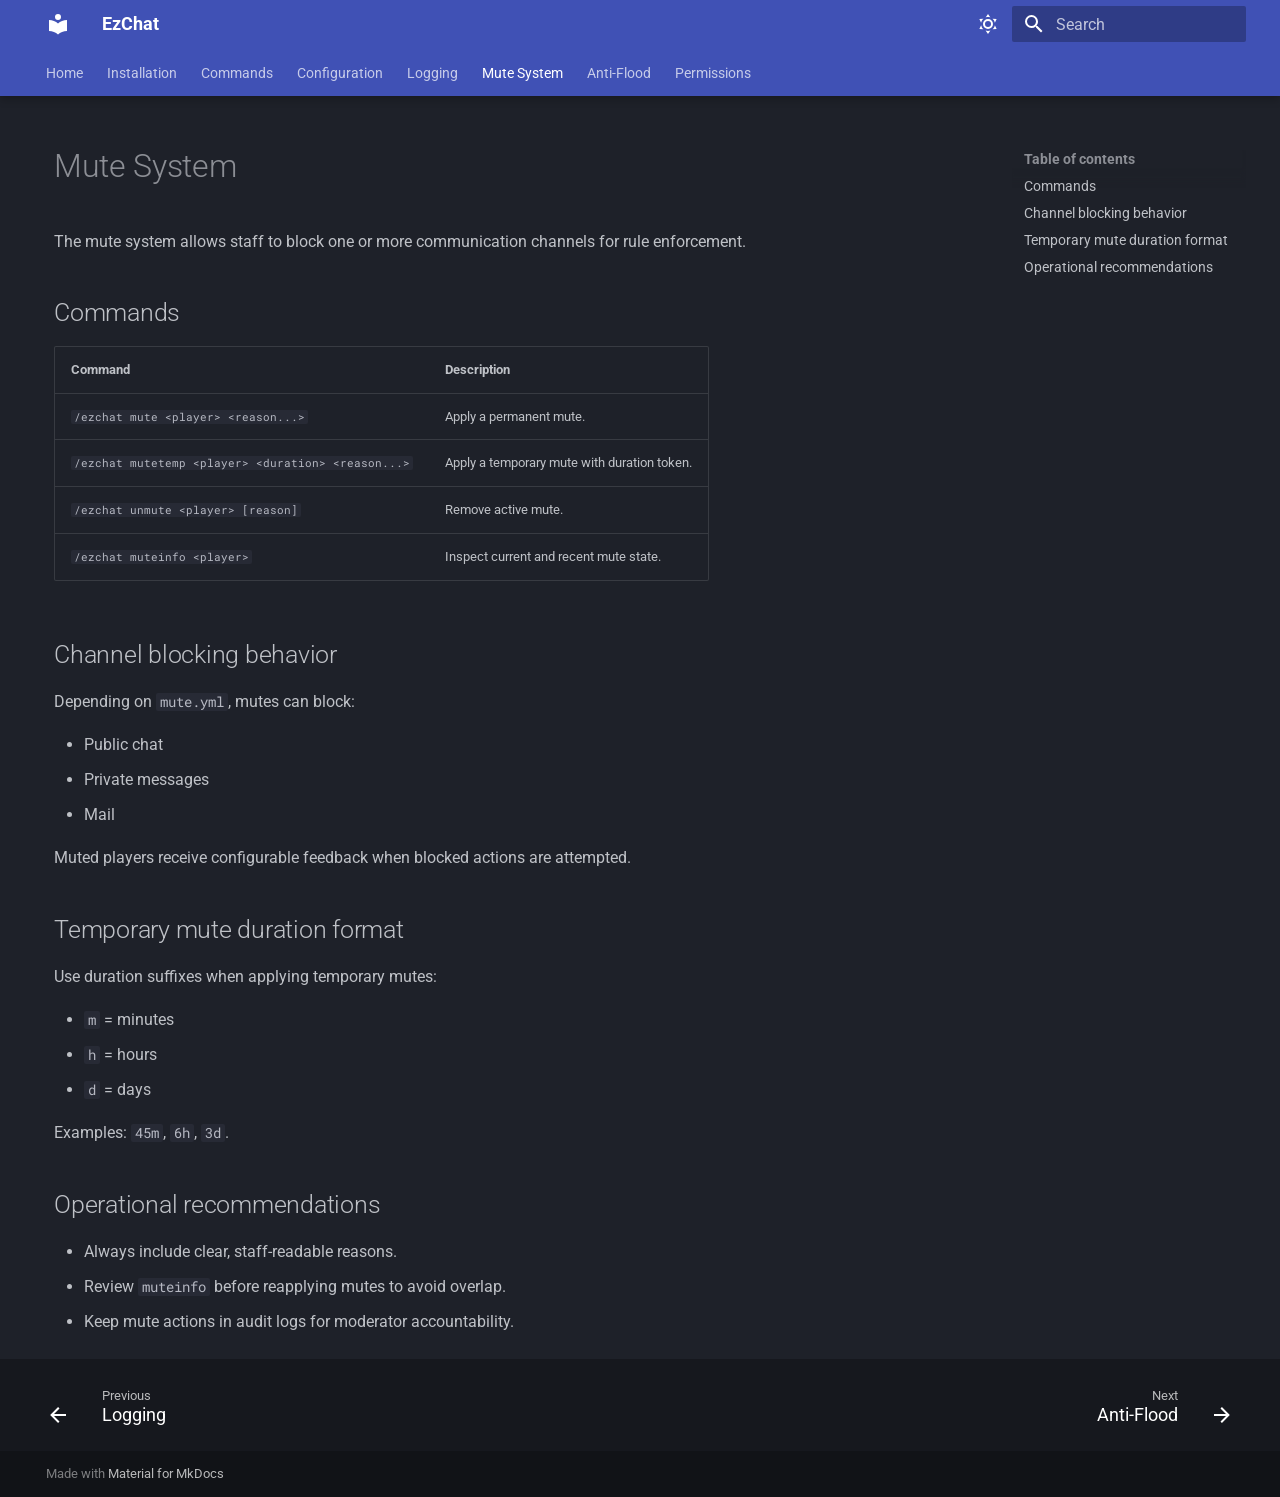
<file: mute-system/index.html>
<!doctype html>
<html lang="en" class="no-js">
  <head>
    
      <meta charset="utf-8">
      <meta name="viewport" content="width=device-width,initial-scale=1">
      
        <meta name="description" content="Communication management plugin for Minecraft servers">
      
      
        <meta name="author" content="EZInnovations">
      
      
      
        <link rel="prev" href="../logging/">
      
      
        <link rel="next" href="../anti-flood/">
      
      
        
      
      
      <link rel="icon" href="../assets/images/favicon.png">
      <meta name="generator" content="mkdocs-1.6.1, mkdocs-material-9.7.6">
    
    
      
        <title>Mute System - EzChat</title>
      
    
    
      <link rel="stylesheet" href="../assets/stylesheets/main.484c7ddc.min.css">
      
        
        <link rel="stylesheet" href="../assets/stylesheets/palette.ab4e12ef.min.css">
      
      


    
    
      
    
    
      
        
        
        <link rel="preconnect" href="https://fonts.gstatic.com" crossorigin>
        <link rel="stylesheet" href="https://fonts.googleapis.com/css?family=Roboto:300,300i,400,400i,700,700i%7CRoboto+Mono:400,400i,700,700i&display=fallback">
        <style>:root{--md-text-font:"Roboto";--md-code-font:"Roboto Mono"}</style>
      
    
    
      <link rel="stylesheet" href="../stylesheets/extra.css">
    
    <script>__md_scope=new URL("..",location),__md_hash=e=>[...e].reduce(((e,_)=>(e<<5)-e+_.charCodeAt(0)),0),__md_get=(e,_=localStorage,t=__md_scope)=>JSON.parse(_.getItem(t.pathname+"."+e)),__md_set=(e,_,t=localStorage,a=__md_scope)=>{try{t.setItem(a.pathname+"."+e,JSON.stringify(_))}catch(e){}}</script>
    
      

    
    
  </head>
  
  
    
    
      
    
    
    
    
    <body dir="ltr" data-md-color-scheme="slate" data-md-color-primary="indigo" data-md-color-accent="indigo">
  
    
    <input class="md-toggle" data-md-toggle="drawer" type="checkbox" id="__drawer" autocomplete="off">
    <input class="md-toggle" data-md-toggle="search" type="checkbox" id="__search" autocomplete="off">
    <label class="md-overlay" for="__drawer"></label>
    <div data-md-component="skip">
      
        
        <a href="#mute-system" class="md-skip">
          Skip to content
        </a>
      
    </div>
    <div data-md-component="announce">
      
    </div>
    
    
      

  

<header class="md-header md-header--shadow md-header--lifted" data-md-component="header">
  <nav class="md-header__inner md-grid" aria-label="Header">
    <a href=".." title="EzChat" class="md-header__button md-logo" aria-label="EzChat" data-md-component="logo">
      
  
  <svg xmlns="http://www.w3.org/2000/svg" viewBox="0 0 24 24"><path d="M12 8a3 3 0 0 0 3-3 3 3 0 0 0-3-3 3 3 0 0 0-3 3 3 3 0 0 0 3 3m0 3.54C9.64 9.35 6.5 8 3 8v11c3.5 0 6.64 1.35 9 3.54 2.36-2.19 5.5-3.54 9-3.54V8c-3.5 0-6.64 1.35-9 3.54"/></svg>

    </a>
    <label class="md-header__button md-icon" for="__drawer">
      
      <svg xmlns="http://www.w3.org/2000/svg" viewBox="0 0 24 24"><path d="M3 6h18v2H3zm0 5h18v2H3zm0 5h18v2H3z"/></svg>
    </label>
    <div class="md-header__title" data-md-component="header-title">
      <div class="md-header__ellipsis">
        <div class="md-header__topic">
          <span class="md-ellipsis">
            EzChat
          </span>
        </div>
        <div class="md-header__topic" data-md-component="header-topic">
          <span class="md-ellipsis">
            
              Mute System
            
          </span>
        </div>
      </div>
    </div>
    
      
        <form class="md-header__option" data-md-component="palette">
  
    
    
    
    <input class="md-option" data-md-color-media="" data-md-color-scheme="slate" data-md-color-primary="indigo" data-md-color-accent="indigo"  aria-label="Switch to light mode"  type="radio" name="__palette" id="__palette_0">
    
      <label class="md-header__button md-icon" title="Switch to light mode" for="__palette_1" hidden>
        <svg xmlns="http://www.w3.org/2000/svg" viewBox="0 0 24 24"><path d="M12 7a5 5 0 0 1 5 5 5 5 0 0 1-5 5 5 5 0 0 1-5-5 5 5 0 0 1 5-5m0 2a3 3 0 0 0-3 3 3 3 0 0 0 3 3 3 3 0 0 0 3-3 3 3 0 0 0-3-3m0-7 2.39 3.42C13.65 5.15 12.84 5 12 5s-1.65.15-2.39.42zM3.34 7l4.16-.35A7.2 7.2 0 0 0 5.94 8.5c-.44.74-.69 1.5-.83 2.29zm.02 10 1.76-3.77a7.131 7.131 0 0 0 2.38 4.14zM20.65 7l-1.77 3.79a7.02 7.02 0 0 0-2.38-4.15zm-.01 10-4.14.36c.59-.51 1.12-1.14 1.54-1.86.42-.73.69-1.5.83-2.29zM12 22l-2.41-3.44c.74.27 1.55.44 2.41.44.82 0 1.63-.17 2.37-.44z"/></svg>
      </label>
    
  
    
    
    
    <input class="md-option" data-md-color-media="" data-md-color-scheme="default" data-md-color-primary="indigo" data-md-color-accent="indigo"  aria-label="Switch to dark mode"  type="radio" name="__palette" id="__palette_1">
    
      <label class="md-header__button md-icon" title="Switch to dark mode" for="__palette_0" hidden>
        <svg xmlns="http://www.w3.org/2000/svg" viewBox="0 0 24 24"><path d="m17.75 4.09-2.53 1.94.91 3.06-2.63-1.81-2.63 1.81.91-3.06-2.53-1.94L12.44 4l1.06-3 1.06 3zm3.5 6.91-1.64 1.25.59 1.98-1.7-1.17-1.7 1.17.59-1.98L15.75 11l2.06-.05L18.5 9l.69 1.95zm-2.28 4.95c.83-.08 1.72 1.1 1.19 1.85-.32.45-.66.87-1.08 1.27C15.17 23 8.84 23 4.94 19.07c-3.91-3.9-3.91-10.24 0-14.14.4-.4.82-.76 1.27-1.08.75-.53 1.93.36 1.85 1.19-.27 2.86.69 5.83 2.89 8.02a9.96 9.96 0 0 0 8.02 2.89m-1.64 2.02a12.08 12.08 0 0 1-7.8-3.47c-2.17-2.19-3.33-5-3.49-7.82-2.81 3.14-2.7 7.96.31 10.98 3.02 3.01 7.84 3.12 10.98.31"/></svg>
      </label>
    
  
</form>
      
    
    
      <script>var palette=__md_get("__palette");if(palette&&palette.color){if("(prefers-color-scheme)"===palette.color.media){var media=matchMedia("(prefers-color-scheme: light)"),input=document.querySelector(media.matches?"[data-md-color-media='(prefers-color-scheme: light)']":"[data-md-color-media='(prefers-color-scheme: dark)']");palette.color.media=input.getAttribute("data-md-color-media"),palette.color.scheme=input.getAttribute("data-md-color-scheme"),palette.color.primary=input.getAttribute("data-md-color-primary"),palette.color.accent=input.getAttribute("data-md-color-accent")}for(var[key,value]of Object.entries(palette.color))document.body.setAttribute("data-md-color-"+key,value)}</script>
    
    
    
      
      
        <label class="md-header__button md-icon" for="__search">
          
          <svg xmlns="http://www.w3.org/2000/svg" viewBox="0 0 24 24"><path d="M9.5 3A6.5 6.5 0 0 1 16 9.5c0 1.61-.59 3.09-1.56 4.23l.27.27h.79l5 5-1.5 1.5-5-5v-.79l-.27-.27A6.52 6.52 0 0 1 9.5 16 6.5 6.5 0 0 1 3 9.5 6.5 6.5 0 0 1 9.5 3m0 2C7 5 5 7 5 9.5S7 14 9.5 14 14 12 14 9.5 12 5 9.5 5"/></svg>
        </label>
        <div class="md-search" data-md-component="search" role="dialog">
  <label class="md-search__overlay" for="__search"></label>
  <div class="md-search__inner" role="search">
    <form class="md-search__form" name="search">
      <input type="text" class="md-search__input" name="query" aria-label="Search" placeholder="Search" autocapitalize="off" autocorrect="off" autocomplete="off" spellcheck="false" data-md-component="search-query" required>
      <label class="md-search__icon md-icon" for="__search">
        
        <svg xmlns="http://www.w3.org/2000/svg" viewBox="0 0 24 24"><path d="M9.5 3A6.5 6.5 0 0 1 16 9.5c0 1.61-.59 3.09-1.56 4.23l.27.27h.79l5 5-1.5 1.5-5-5v-.79l-.27-.27A6.52 6.52 0 0 1 9.5 16 6.5 6.5 0 0 1 3 9.5 6.5 6.5 0 0 1 9.5 3m0 2C7 5 5 7 5 9.5S7 14 9.5 14 14 12 14 9.5 12 5 9.5 5"/></svg>
        
        <svg xmlns="http://www.w3.org/2000/svg" viewBox="0 0 24 24"><path d="M20 11v2H8l5.5 5.5-1.42 1.42L4.16 12l7.92-7.92L13.5 5.5 8 11z"/></svg>
      </label>
      <nav class="md-search__options" aria-label="Search">
        
        <button type="reset" class="md-search__icon md-icon" title="Clear" aria-label="Clear" tabindex="-1">
          
          <svg xmlns="http://www.w3.org/2000/svg" viewBox="0 0 24 24"><path d="M19 6.41 17.59 5 12 10.59 6.41 5 5 6.41 10.59 12 5 17.59 6.41 19 12 13.41 17.59 19 19 17.59 13.41 12z"/></svg>
        </button>
      </nav>
      
    </form>
    <div class="md-search__output">
      <div class="md-search__scrollwrap" tabindex="0" data-md-scrollfix>
        <div class="md-search-result" data-md-component="search-result">
          <div class="md-search-result__meta">
            Initializing search
          </div>
          <ol class="md-search-result__list" role="presentation"></ol>
        </div>
      </div>
    </div>
  </div>
</div>
      
    
    
  </nav>
  
    
      
<nav class="md-tabs" aria-label="Tabs" data-md-component="tabs">
  <div class="md-grid">
    <ul class="md-tabs__list">
      
        
  
  
  
  
    <li class="md-tabs__item">
      <a href=".." class="md-tabs__link">
        
  
  
    
  
  Home

      </a>
    </li>
  

      
        
  
  
  
  
    <li class="md-tabs__item">
      <a href="../installation/" class="md-tabs__link">
        
  
  
    
  
  Installation

      </a>
    </li>
  

      
        
  
  
  
  
    <li class="md-tabs__item">
      <a href="../commands/" class="md-tabs__link">
        
  
  
    
  
  Commands

      </a>
    </li>
  

      
        
  
  
  
  
    <li class="md-tabs__item">
      <a href="../configuration/" class="md-tabs__link">
        
  
  
    
  
  Configuration

      </a>
    </li>
  

      
        
  
  
  
  
    <li class="md-tabs__item">
      <a href="../logging/" class="md-tabs__link">
        
  
  
    
  
  Logging

      </a>
    </li>
  

      
        
  
  
  
    
  
  
    <li class="md-tabs__item md-tabs__item--active">
      <a href="./" class="md-tabs__link">
        
  
  
    
  
  Mute System

      </a>
    </li>
  

      
        
  
  
  
  
    <li class="md-tabs__item">
      <a href="../anti-flood/" class="md-tabs__link">
        
  
  
    
  
  Anti-Flood

      </a>
    </li>
  

      
        
  
  
  
  
    <li class="md-tabs__item">
      <a href="../permissions/" class="md-tabs__link">
        
  
  
    
  
  Permissions

      </a>
    </li>
  

      
    </ul>
  </div>
</nav>
    
  
</header>
    
    <div class="md-container" data-md-component="container">
      
      
        
      
      <main class="md-main" data-md-component="main">
        <div class="md-main__inner md-grid">
          
            
              
              <div class="md-sidebar md-sidebar--primary" data-md-component="sidebar" data-md-type="navigation" >
                <div class="md-sidebar__scrollwrap">
                  <div class="md-sidebar__inner">
                    


  


<nav class="md-nav md-nav--primary md-nav--lifted" aria-label="Navigation" data-md-level="0">
  <label class="md-nav__title" for="__drawer">
    <a href=".." title="EzChat" class="md-nav__button md-logo" aria-label="EzChat" data-md-component="logo">
      
  
  <svg xmlns="http://www.w3.org/2000/svg" viewBox="0 0 24 24"><path d="M12 8a3 3 0 0 0 3-3 3 3 0 0 0-3-3 3 3 0 0 0-3 3 3 3 0 0 0 3 3m0 3.54C9.64 9.35 6.5 8 3 8v11c3.5 0 6.64 1.35 9 3.54 2.36-2.19 5.5-3.54 9-3.54V8c-3.5 0-6.64 1.35-9 3.54"/></svg>

    </a>
    EzChat
  </label>
  
  <ul class="md-nav__list" data-md-scrollfix>
    
      
      
  
  
  
  
    <li class="md-nav__item">
      <a href=".." class="md-nav__link">
        
  
  
  <span class="md-ellipsis">
    
  
    Home
  

    
  </span>
  
  

      </a>
    </li>
  

    
      
      
  
  
  
  
    <li class="md-nav__item">
      <a href="../installation/" class="md-nav__link">
        
  
  
  <span class="md-ellipsis">
    
  
    Installation
  

    
  </span>
  
  

      </a>
    </li>
  

    
      
      
  
  
  
  
    <li class="md-nav__item">
      <a href="../commands/" class="md-nav__link">
        
  
  
  <span class="md-ellipsis">
    
  
    Commands
  

    
  </span>
  
  

      </a>
    </li>
  

    
      
      
  
  
  
  
    <li class="md-nav__item">
      <a href="../configuration/" class="md-nav__link">
        
  
  
  <span class="md-ellipsis">
    
  
    Configuration
  

    
  </span>
  
  

      </a>
    </li>
  

    
      
      
  
  
  
  
    <li class="md-nav__item">
      <a href="../logging/" class="md-nav__link">
        
  
  
  <span class="md-ellipsis">
    
  
    Logging
  

    
  </span>
  
  

      </a>
    </li>
  

    
      
      
  
  
    
  
  
  
    <li class="md-nav__item md-nav__item--active">
      
      <input class="md-nav__toggle md-toggle" type="checkbox" id="__toc">
      
      
        
      
      
        <label class="md-nav__link md-nav__link--active" for="__toc">
          
  
  
  <span class="md-ellipsis">
    
  
    Mute System
  

    
  </span>
  
  

          <span class="md-nav__icon md-icon"></span>
        </label>
      
      <a href="./" class="md-nav__link md-nav__link--active">
        
  
  
  <span class="md-ellipsis">
    
  
    Mute System
  

    
  </span>
  
  

      </a>
      
        

<nav class="md-nav md-nav--secondary" aria-label="Table of contents">
  
  
  
    
  
  
    <label class="md-nav__title" for="__toc">
      <span class="md-nav__icon md-icon"></span>
      Table of contents
    </label>
    <ul class="md-nav__list" data-md-component="toc" data-md-scrollfix>
      
        <li class="md-nav__item">
  <a href="#commands" class="md-nav__link">
    <span class="md-ellipsis">
      
        Commands
      
    </span>
  </a>
  
</li>
      
        <li class="md-nav__item">
  <a href="#channel-blocking-behavior" class="md-nav__link">
    <span class="md-ellipsis">
      
        Channel blocking behavior
      
    </span>
  </a>
  
</li>
      
        <li class="md-nav__item">
  <a href="#temporary-mute-duration-format" class="md-nav__link">
    <span class="md-ellipsis">
      
        Temporary mute duration format
      
    </span>
  </a>
  
</li>
      
        <li class="md-nav__item">
  <a href="#operational-recommendations" class="md-nav__link">
    <span class="md-ellipsis">
      
        Operational recommendations
      
    </span>
  </a>
  
</li>
      
    </ul>
  
</nav>
      
    </li>
  

    
      
      
  
  
  
  
    <li class="md-nav__item">
      <a href="../anti-flood/" class="md-nav__link">
        
  
  
  <span class="md-ellipsis">
    
  
    Anti-Flood
  

    
  </span>
  
  

      </a>
    </li>
  

    
      
      
  
  
  
  
    <li class="md-nav__item">
      <a href="../permissions/" class="md-nav__link">
        
  
  
  <span class="md-ellipsis">
    
  
    Permissions
  

    
  </span>
  
  

      </a>
    </li>
  

    
  </ul>
</nav>
                  </div>
                </div>
              </div>
            
            
              
              <div class="md-sidebar md-sidebar--secondary" data-md-component="sidebar" data-md-type="toc" >
                <div class="md-sidebar__scrollwrap">
                  <div class="md-sidebar__inner">
                    

<nav class="md-nav md-nav--secondary" aria-label="Table of contents">
  
  
  
    
  
  
    <label class="md-nav__title" for="__toc">
      <span class="md-nav__icon md-icon"></span>
      Table of contents
    </label>
    <ul class="md-nav__list" data-md-component="toc" data-md-scrollfix>
      
        <li class="md-nav__item">
  <a href="#commands" class="md-nav__link">
    <span class="md-ellipsis">
      
        Commands
      
    </span>
  </a>
  
</li>
      
        <li class="md-nav__item">
  <a href="#channel-blocking-behavior" class="md-nav__link">
    <span class="md-ellipsis">
      
        Channel blocking behavior
      
    </span>
  </a>
  
</li>
      
        <li class="md-nav__item">
  <a href="#temporary-mute-duration-format" class="md-nav__link">
    <span class="md-ellipsis">
      
        Temporary mute duration format
      
    </span>
  </a>
  
</li>
      
        <li class="md-nav__item">
  <a href="#operational-recommendations" class="md-nav__link">
    <span class="md-ellipsis">
      
        Operational recommendations
      
    </span>
  </a>
  
</li>
      
    </ul>
  
</nav>
                  </div>
                </div>
              </div>
            
          
          
            <div class="md-content" data-md-component="content">
              
              <article class="md-content__inner md-typeset">
                
                  



<h1 id="mute-system">Mute System<a class="headerlink" href="#mute-system" title="Permanent link">&para;</a></h1>
<p>The mute system allows staff to block one or more communication channels for rule enforcement.</p>
<h2 id="commands">Commands<a class="headerlink" href="#commands" title="Permanent link">&para;</a></h2>
<table>
<thead>
<tr>
<th>Command</th>
<th>Description</th>
</tr>
</thead>
<tbody>
<tr>
<td><code>/ezchat mute &lt;player&gt; &lt;reason...&gt;</code></td>
<td>Apply a permanent mute.</td>
</tr>
<tr>
<td><code>/ezchat mutetemp &lt;player&gt; &lt;duration&gt; &lt;reason...&gt;</code></td>
<td>Apply a temporary mute with duration token.</td>
</tr>
<tr>
<td><code>/ezchat unmute &lt;player&gt; [reason]</code></td>
<td>Remove active mute.</td>
</tr>
<tr>
<td><code>/ezchat muteinfo &lt;player&gt;</code></td>
<td>Inspect current and recent mute state.</td>
</tr>
</tbody>
</table>
<h2 id="channel-blocking-behavior">Channel blocking behavior<a class="headerlink" href="#channel-blocking-behavior" title="Permanent link">&para;</a></h2>
<p>Depending on <code>mute.yml</code>, mutes can block:</p>
<ul>
<li>Public chat</li>
<li>Private messages</li>
<li>Mail</li>
</ul>
<p>Muted players receive configurable feedback when blocked actions are attempted.</p>
<h2 id="temporary-mute-duration-format">Temporary mute duration format<a class="headerlink" href="#temporary-mute-duration-format" title="Permanent link">&para;</a></h2>
<p>Use duration suffixes when applying temporary mutes:</p>
<ul>
<li><code>m</code> = minutes</li>
<li><code>h</code> = hours</li>
<li><code>d</code> = days</li>
</ul>
<p>Examples: <code>45m</code>, <code>6h</code>, <code>3d</code>.</p>
<h2 id="operational-recommendations">Operational recommendations<a class="headerlink" href="#operational-recommendations" title="Permanent link">&para;</a></h2>
<ul>
<li>Always include clear, staff-readable reasons.</li>
<li>Review <code>muteinfo</code> before reapplying mutes to avoid overlap.</li>
<li>Keep mute actions in audit logs for moderator accountability.</li>
</ul>












                
              </article>
            </div>
          
          
<script>var target=document.getElementById(location.hash.slice(1));target&&target.name&&(target.checked=target.name.startsWith("__tabbed_"))</script>
        </div>
        
          <button type="button" class="md-top md-icon" data-md-component="top" hidden>
  
  <svg xmlns="http://www.w3.org/2000/svg" viewBox="0 0 24 24"><path d="M13 20h-2V8l-5.5 5.5-1.42-1.42L12 4.16l7.92 7.92-1.42 1.42L13 8z"/></svg>
  Back to top
</button>
        
      </main>
      
        <footer class="md-footer">
  
    
      
      <nav class="md-footer__inner md-grid" aria-label="Footer" >
        
          
          <a href="../logging/" class="md-footer__link md-footer__link--prev" aria-label="Previous: Logging">
            <div class="md-footer__button md-icon">
              
              <svg xmlns="http://www.w3.org/2000/svg" viewBox="0 0 24 24"><path d="M20 11v2H8l5.5 5.5-1.42 1.42L4.16 12l7.92-7.92L13.5 5.5 8 11z"/></svg>
            </div>
            <div class="md-footer__title">
              <span class="md-footer__direction">
                Previous
              </span>
              <div class="md-ellipsis">
                Logging
              </div>
            </div>
          </a>
        
        
          
          <a href="../anti-flood/" class="md-footer__link md-footer__link--next" aria-label="Next: Anti-Flood">
            <div class="md-footer__title">
              <span class="md-footer__direction">
                Next
              </span>
              <div class="md-ellipsis">
                Anti-Flood
              </div>
            </div>
            <div class="md-footer__button md-icon">
              
              <svg xmlns="http://www.w3.org/2000/svg" viewBox="0 0 24 24"><path d="M4 11v2h12l-5.5 5.5 1.42 1.42L19.84 12l-7.92-7.92L10.5 5.5 16 11z"/></svg>
            </div>
          </a>
        
      </nav>
    
  
  <div class="md-footer-meta md-typeset">
    <div class="md-footer-meta__inner md-grid">
      <div class="md-copyright">
  
  
    Made with
    <a href="https://squidfunk.github.io/mkdocs-material/" target="_blank" rel="noopener">
      Material for MkDocs
    </a>
  
</div>
      
    </div>
  </div>
</footer>
      
    </div>
    <div class="md-dialog" data-md-component="dialog">
      <div class="md-dialog__inner md-typeset"></div>
    </div>
    
    
    
      
      
      <script id="__config" type="application/json">{"annotate": null, "base": "..", "features": ["navigation.tabs", "navigation.tabs.sticky", "navigation.top", "navigation.footer", "content.code.copy"], "search": "../assets/javascripts/workers/search.2c215733.min.js", "tags": null, "translations": {"clipboard.copied": "Copied to clipboard", "clipboard.copy": "Copy to clipboard", "search.result.more.one": "1 more on this page", "search.result.more.other": "# more on this page", "search.result.none": "No matching documents", "search.result.one": "1 matching document", "search.result.other": "# matching documents", "search.result.placeholder": "Type to start searching", "search.result.term.missing": "Missing", "select.version": "Select version"}, "version": null}</script>
    
    
      <script src="../assets/javascripts/bundle.79ae519e.min.js"></script>
      
    
  </body>
</html>
</file>
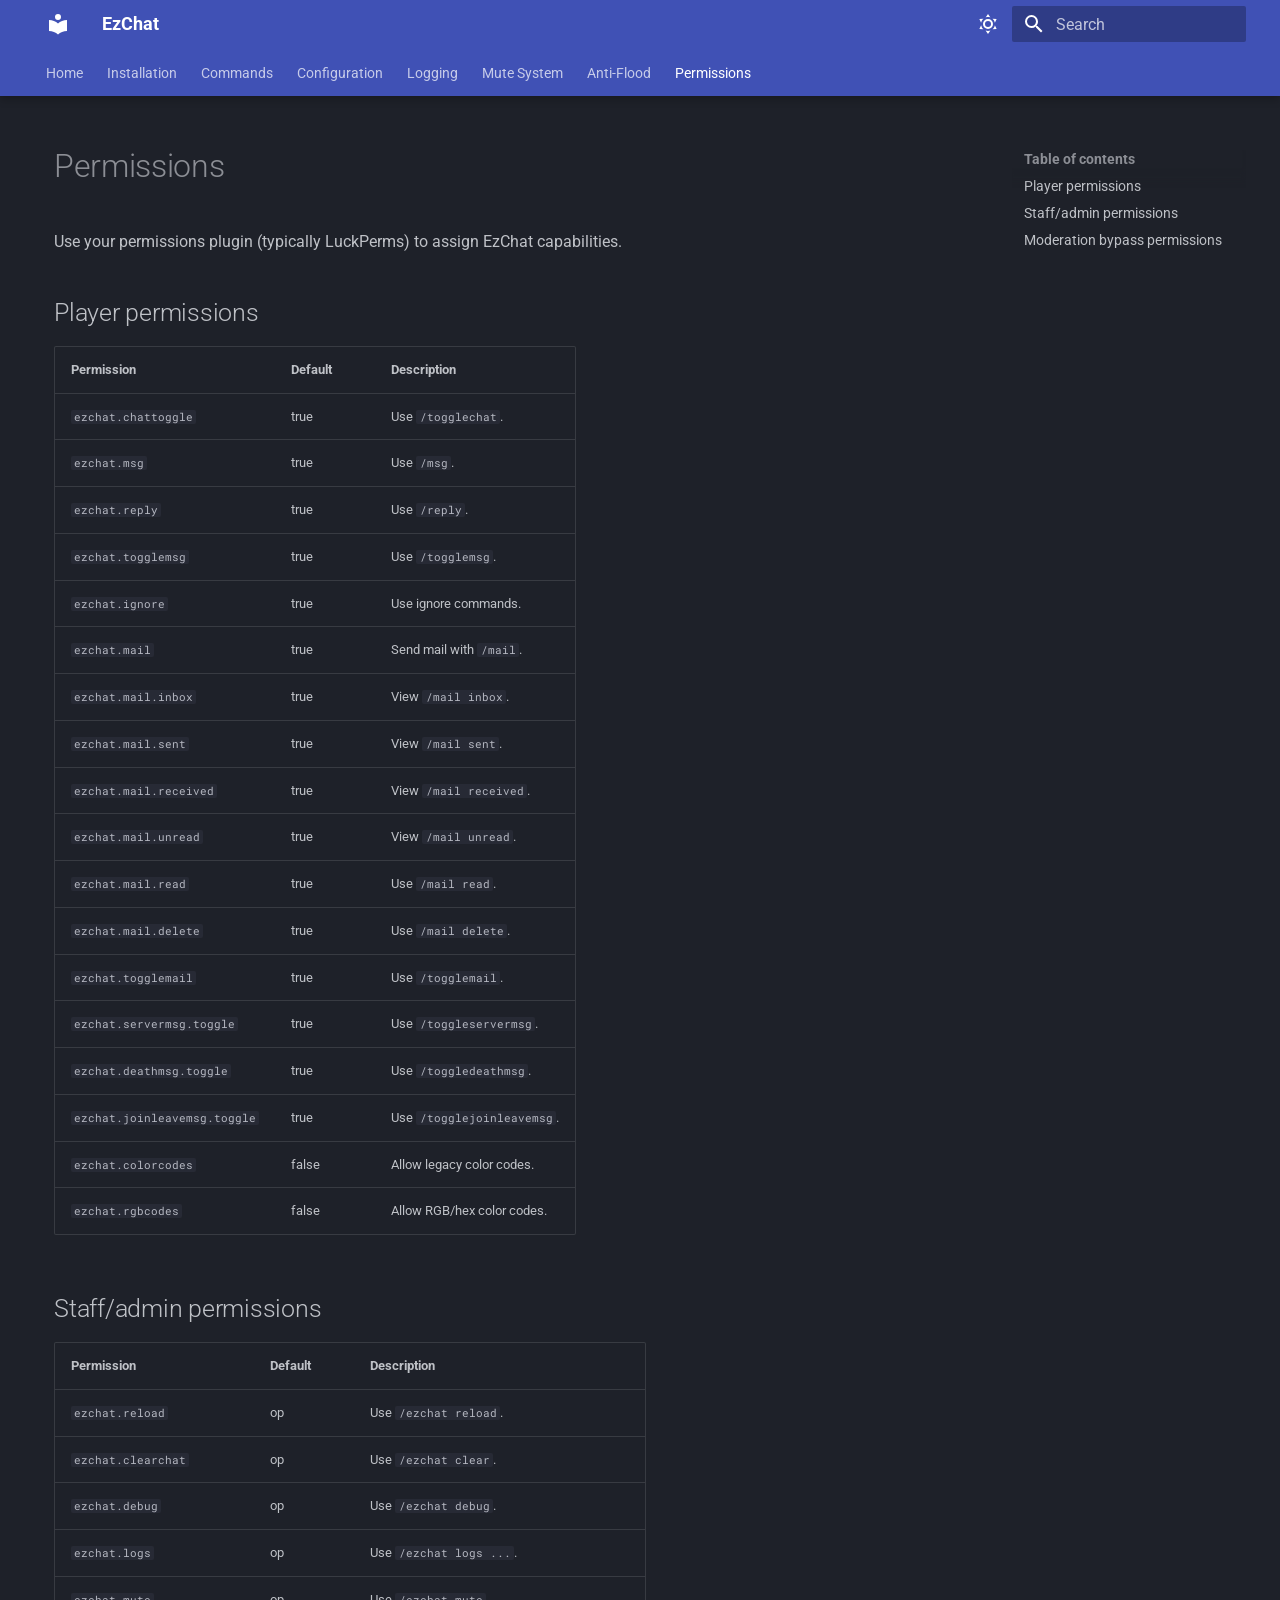
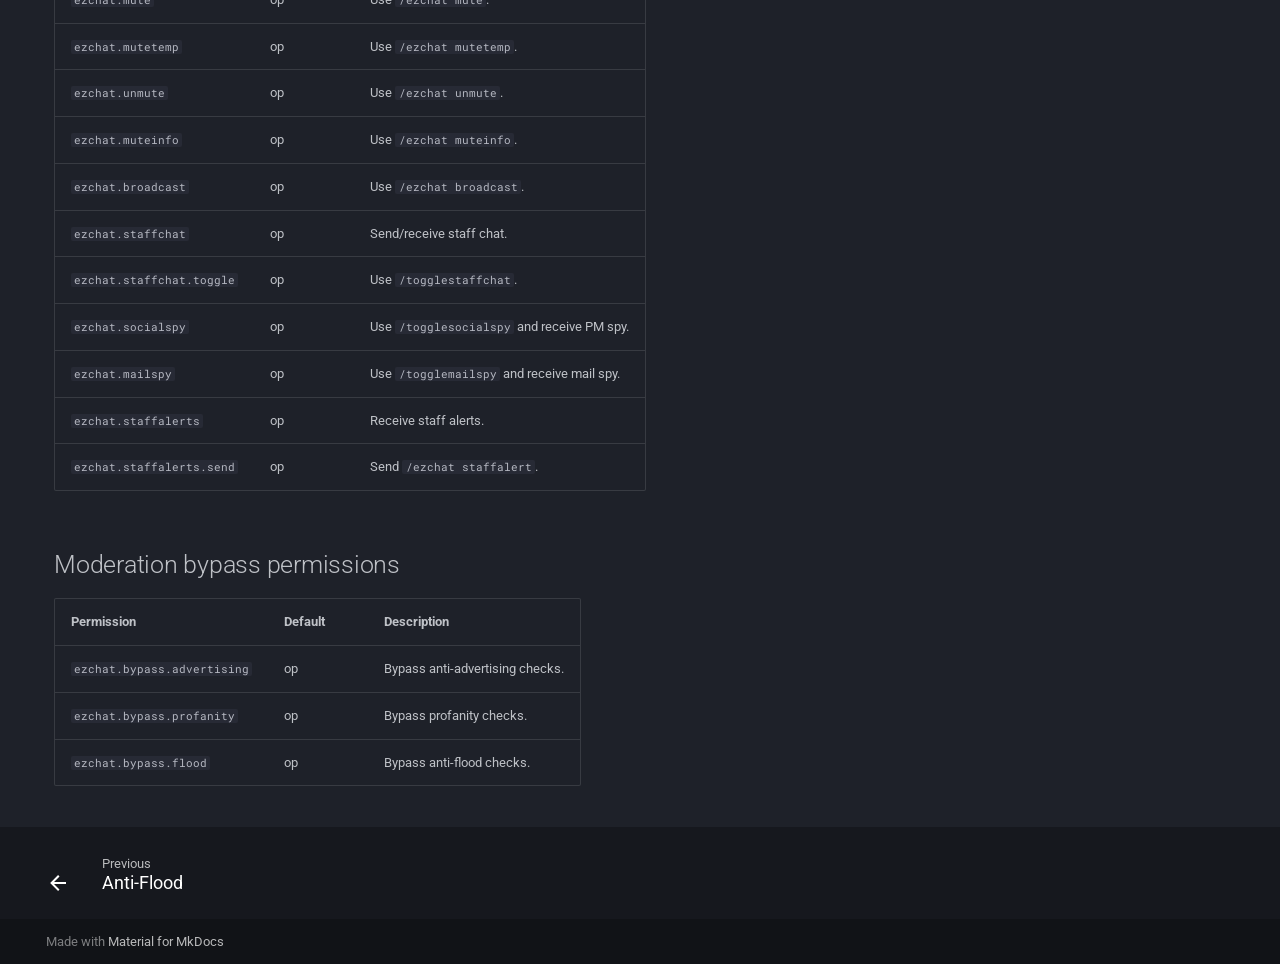
<file: permissions/index.html>
<!doctype html>
<html lang="en" class="no-js">
  <head>
    
      <meta charset="utf-8">
      <meta name="viewport" content="width=device-width,initial-scale=1">
      
        <meta name="description" content="Communication management plugin for Minecraft servers">
      
      
        <meta name="author" content="EZInnovations">
      
      
      
        <link rel="prev" href="../anti-flood/">
      
      
      
        
      
      
      <link rel="icon" href="../assets/images/favicon.png">
      <meta name="generator" content="mkdocs-1.6.1, mkdocs-material-9.7.6">
    
    
      
        <title>Permissions - EzChat</title>
      
    
    
      <link rel="stylesheet" href="../assets/stylesheets/main.484c7ddc.min.css">
      
        
        <link rel="stylesheet" href="../assets/stylesheets/palette.ab4e12ef.min.css">
      
      


    
    
      
    
    
      
        
        
        <link rel="preconnect" href="https://fonts.gstatic.com" crossorigin>
        <link rel="stylesheet" href="https://fonts.googleapis.com/css?family=Roboto:300,300i,400,400i,700,700i%7CRoboto+Mono:400,400i,700,700i&display=fallback">
        <style>:root{--md-text-font:"Roboto";--md-code-font:"Roboto Mono"}</style>
      
    
    
      <link rel="stylesheet" href="../stylesheets/extra.css">
    
    <script>__md_scope=new URL("..",location),__md_hash=e=>[...e].reduce(((e,_)=>(e<<5)-e+_.charCodeAt(0)),0),__md_get=(e,_=localStorage,t=__md_scope)=>JSON.parse(_.getItem(t.pathname+"."+e)),__md_set=(e,_,t=localStorage,a=__md_scope)=>{try{t.setItem(a.pathname+"."+e,JSON.stringify(_))}catch(e){}}</script>
    
      

    
    
  </head>
  
  
    
    
      
    
    
    
    
    <body dir="ltr" data-md-color-scheme="slate" data-md-color-primary="indigo" data-md-color-accent="indigo">
  
    
    <input class="md-toggle" data-md-toggle="drawer" type="checkbox" id="__drawer" autocomplete="off">
    <input class="md-toggle" data-md-toggle="search" type="checkbox" id="__search" autocomplete="off">
    <label class="md-overlay" for="__drawer"></label>
    <div data-md-component="skip">
      
        
        <a href="#permissions" class="md-skip">
          Skip to content
        </a>
      
    </div>
    <div data-md-component="announce">
      
    </div>
    
    
      

  

<header class="md-header md-header--shadow md-header--lifted" data-md-component="header">
  <nav class="md-header__inner md-grid" aria-label="Header">
    <a href=".." title="EzChat" class="md-header__button md-logo" aria-label="EzChat" data-md-component="logo">
      
  
  <svg xmlns="http://www.w3.org/2000/svg" viewBox="0 0 24 24"><path d="M12 8a3 3 0 0 0 3-3 3 3 0 0 0-3-3 3 3 0 0 0-3 3 3 3 0 0 0 3 3m0 3.54C9.64 9.35 6.5 8 3 8v11c3.5 0 6.64 1.35 9 3.54 2.36-2.19 5.5-3.54 9-3.54V8c-3.5 0-6.64 1.35-9 3.54"/></svg>

    </a>
    <label class="md-header__button md-icon" for="__drawer">
      
      <svg xmlns="http://www.w3.org/2000/svg" viewBox="0 0 24 24"><path d="M3 6h18v2H3zm0 5h18v2H3zm0 5h18v2H3z"/></svg>
    </label>
    <div class="md-header__title" data-md-component="header-title">
      <div class="md-header__ellipsis">
        <div class="md-header__topic">
          <span class="md-ellipsis">
            EzChat
          </span>
        </div>
        <div class="md-header__topic" data-md-component="header-topic">
          <span class="md-ellipsis">
            
              Permissions
            
          </span>
        </div>
      </div>
    </div>
    
      
        <form class="md-header__option" data-md-component="palette">
  
    
    
    
    <input class="md-option" data-md-color-media="" data-md-color-scheme="slate" data-md-color-primary="indigo" data-md-color-accent="indigo"  aria-label="Switch to light mode"  type="radio" name="__palette" id="__palette_0">
    
      <label class="md-header__button md-icon" title="Switch to light mode" for="__palette_1" hidden>
        <svg xmlns="http://www.w3.org/2000/svg" viewBox="0 0 24 24"><path d="M12 7a5 5 0 0 1 5 5 5 5 0 0 1-5 5 5 5 0 0 1-5-5 5 5 0 0 1 5-5m0 2a3 3 0 0 0-3 3 3 3 0 0 0 3 3 3 3 0 0 0 3-3 3 3 0 0 0-3-3m0-7 2.39 3.42C13.65 5.15 12.84 5 12 5s-1.65.15-2.39.42zM3.34 7l4.16-.35A7.2 7.2 0 0 0 5.94 8.5c-.44.74-.69 1.5-.83 2.29zm.02 10 1.76-3.77a7.131 7.131 0 0 0 2.38 4.14zM20.65 7l-1.77 3.79a7.02 7.02 0 0 0-2.38-4.15zm-.01 10-4.14.36c.59-.51 1.12-1.14 1.54-1.86.42-.73.69-1.5.83-2.29zM12 22l-2.41-3.44c.74.27 1.55.44 2.41.44.82 0 1.63-.17 2.37-.44z"/></svg>
      </label>
    
  
    
    
    
    <input class="md-option" data-md-color-media="" data-md-color-scheme="default" data-md-color-primary="indigo" data-md-color-accent="indigo"  aria-label="Switch to dark mode"  type="radio" name="__palette" id="__palette_1">
    
      <label class="md-header__button md-icon" title="Switch to dark mode" for="__palette_0" hidden>
        <svg xmlns="http://www.w3.org/2000/svg" viewBox="0 0 24 24"><path d="m17.75 4.09-2.53 1.94.91 3.06-2.63-1.81-2.63 1.81.91-3.06-2.53-1.94L12.44 4l1.06-3 1.06 3zm3.5 6.91-1.64 1.25.59 1.98-1.7-1.17-1.7 1.17.59-1.98L15.75 11l2.06-.05L18.5 9l.69 1.95zm-2.28 4.95c.83-.08 1.72 1.1 1.19 1.85-.32.45-.66.87-1.08 1.27C15.17 23 8.84 23 4.94 19.07c-3.91-3.9-3.91-10.24 0-14.14.4-.4.82-.76 1.27-1.08.75-.53 1.93.36 1.85 1.19-.27 2.86.69 5.83 2.89 8.02a9.96 9.96 0 0 0 8.02 2.89m-1.64 2.02a12.08 12.08 0 0 1-7.8-3.47c-2.17-2.19-3.33-5-3.49-7.82-2.81 3.14-2.7 7.96.31 10.98 3.02 3.01 7.84 3.12 10.98.31"/></svg>
      </label>
    
  
</form>
      
    
    
      <script>var palette=__md_get("__palette");if(palette&&palette.color){if("(prefers-color-scheme)"===palette.color.media){var media=matchMedia("(prefers-color-scheme: light)"),input=document.querySelector(media.matches?"[data-md-color-media='(prefers-color-scheme: light)']":"[data-md-color-media='(prefers-color-scheme: dark)']");palette.color.media=input.getAttribute("data-md-color-media"),palette.color.scheme=input.getAttribute("data-md-color-scheme"),palette.color.primary=input.getAttribute("data-md-color-primary"),palette.color.accent=input.getAttribute("data-md-color-accent")}for(var[key,value]of Object.entries(palette.color))document.body.setAttribute("data-md-color-"+key,value)}</script>
    
    
    
      
      
        <label class="md-header__button md-icon" for="__search">
          
          <svg xmlns="http://www.w3.org/2000/svg" viewBox="0 0 24 24"><path d="M9.5 3A6.5 6.5 0 0 1 16 9.5c0 1.61-.59 3.09-1.56 4.23l.27.27h.79l5 5-1.5 1.5-5-5v-.79l-.27-.27A6.52 6.52 0 0 1 9.5 16 6.5 6.5 0 0 1 3 9.5 6.5 6.5 0 0 1 9.5 3m0 2C7 5 5 7 5 9.5S7 14 9.5 14 14 12 14 9.5 12 5 9.5 5"/></svg>
        </label>
        <div class="md-search" data-md-component="search" role="dialog">
  <label class="md-search__overlay" for="__search"></label>
  <div class="md-search__inner" role="search">
    <form class="md-search__form" name="search">
      <input type="text" class="md-search__input" name="query" aria-label="Search" placeholder="Search" autocapitalize="off" autocorrect="off" autocomplete="off" spellcheck="false" data-md-component="search-query" required>
      <label class="md-search__icon md-icon" for="__search">
        
        <svg xmlns="http://www.w3.org/2000/svg" viewBox="0 0 24 24"><path d="M9.5 3A6.5 6.5 0 0 1 16 9.5c0 1.61-.59 3.09-1.56 4.23l.27.27h.79l5 5-1.5 1.5-5-5v-.79l-.27-.27A6.52 6.52 0 0 1 9.5 16 6.5 6.5 0 0 1 3 9.5 6.5 6.5 0 0 1 9.5 3m0 2C7 5 5 7 5 9.5S7 14 9.5 14 14 12 14 9.5 12 5 9.5 5"/></svg>
        
        <svg xmlns="http://www.w3.org/2000/svg" viewBox="0 0 24 24"><path d="M20 11v2H8l5.5 5.5-1.42 1.42L4.16 12l7.92-7.92L13.5 5.5 8 11z"/></svg>
      </label>
      <nav class="md-search__options" aria-label="Search">
        
        <button type="reset" class="md-search__icon md-icon" title="Clear" aria-label="Clear" tabindex="-1">
          
          <svg xmlns="http://www.w3.org/2000/svg" viewBox="0 0 24 24"><path d="M19 6.41 17.59 5 12 10.59 6.41 5 5 6.41 10.59 12 5 17.59 6.41 19 12 13.41 17.59 19 19 17.59 13.41 12z"/></svg>
        </button>
      </nav>
      
    </form>
    <div class="md-search__output">
      <div class="md-search__scrollwrap" tabindex="0" data-md-scrollfix>
        <div class="md-search-result" data-md-component="search-result">
          <div class="md-search-result__meta">
            Initializing search
          </div>
          <ol class="md-search-result__list" role="presentation"></ol>
        </div>
      </div>
    </div>
  </div>
</div>
      
    
    
  </nav>
  
    
      
<nav class="md-tabs" aria-label="Tabs" data-md-component="tabs">
  <div class="md-grid">
    <ul class="md-tabs__list">
      
        
  
  
  
  
    <li class="md-tabs__item">
      <a href=".." class="md-tabs__link">
        
  
  
    
  
  Home

      </a>
    </li>
  

      
        
  
  
  
  
    <li class="md-tabs__item">
      <a href="../installation/" class="md-tabs__link">
        
  
  
    
  
  Installation

      </a>
    </li>
  

      
        
  
  
  
  
    <li class="md-tabs__item">
      <a href="../commands/" class="md-tabs__link">
        
  
  
    
  
  Commands

      </a>
    </li>
  

      
        
  
  
  
  
    <li class="md-tabs__item">
      <a href="../configuration/" class="md-tabs__link">
        
  
  
    
  
  Configuration

      </a>
    </li>
  

      
        
  
  
  
  
    <li class="md-tabs__item">
      <a href="../logging/" class="md-tabs__link">
        
  
  
    
  
  Logging

      </a>
    </li>
  

      
        
  
  
  
  
    <li class="md-tabs__item">
      <a href="../mute-system/" class="md-tabs__link">
        
  
  
    
  
  Mute System

      </a>
    </li>
  

      
        
  
  
  
  
    <li class="md-tabs__item">
      <a href="../anti-flood/" class="md-tabs__link">
        
  
  
    
  
  Anti-Flood

      </a>
    </li>
  

      
        
  
  
  
    
  
  
    <li class="md-tabs__item md-tabs__item--active">
      <a href="./" class="md-tabs__link">
        
  
  
    
  
  Permissions

      </a>
    </li>
  

      
    </ul>
  </div>
</nav>
    
  
</header>
    
    <div class="md-container" data-md-component="container">
      
      
        
      
      <main class="md-main" data-md-component="main">
        <div class="md-main__inner md-grid">
          
            
              
              <div class="md-sidebar md-sidebar--primary" data-md-component="sidebar" data-md-type="navigation" >
                <div class="md-sidebar__scrollwrap">
                  <div class="md-sidebar__inner">
                    


  


<nav class="md-nav md-nav--primary md-nav--lifted" aria-label="Navigation" data-md-level="0">
  <label class="md-nav__title" for="__drawer">
    <a href=".." title="EzChat" class="md-nav__button md-logo" aria-label="EzChat" data-md-component="logo">
      
  
  <svg xmlns="http://www.w3.org/2000/svg" viewBox="0 0 24 24"><path d="M12 8a3 3 0 0 0 3-3 3 3 0 0 0-3-3 3 3 0 0 0-3 3 3 3 0 0 0 3 3m0 3.54C9.64 9.35 6.5 8 3 8v11c3.5 0 6.64 1.35 9 3.54 2.36-2.19 5.5-3.54 9-3.54V8c-3.5 0-6.64 1.35-9 3.54"/></svg>

    </a>
    EzChat
  </label>
  
  <ul class="md-nav__list" data-md-scrollfix>
    
      
      
  
  
  
  
    <li class="md-nav__item">
      <a href=".." class="md-nav__link">
        
  
  
  <span class="md-ellipsis">
    
  
    Home
  

    
  </span>
  
  

      </a>
    </li>
  

    
      
      
  
  
  
  
    <li class="md-nav__item">
      <a href="../installation/" class="md-nav__link">
        
  
  
  <span class="md-ellipsis">
    
  
    Installation
  

    
  </span>
  
  

      </a>
    </li>
  

    
      
      
  
  
  
  
    <li class="md-nav__item">
      <a href="../commands/" class="md-nav__link">
        
  
  
  <span class="md-ellipsis">
    
  
    Commands
  

    
  </span>
  
  

      </a>
    </li>
  

    
      
      
  
  
  
  
    <li class="md-nav__item">
      <a href="../configuration/" class="md-nav__link">
        
  
  
  <span class="md-ellipsis">
    
  
    Configuration
  

    
  </span>
  
  

      </a>
    </li>
  

    
      
      
  
  
  
  
    <li class="md-nav__item">
      <a href="../logging/" class="md-nav__link">
        
  
  
  <span class="md-ellipsis">
    
  
    Logging
  

    
  </span>
  
  

      </a>
    </li>
  

    
      
      
  
  
  
  
    <li class="md-nav__item">
      <a href="../mute-system/" class="md-nav__link">
        
  
  
  <span class="md-ellipsis">
    
  
    Mute System
  

    
  </span>
  
  

      </a>
    </li>
  

    
      
      
  
  
  
  
    <li class="md-nav__item">
      <a href="../anti-flood/" class="md-nav__link">
        
  
  
  <span class="md-ellipsis">
    
  
    Anti-Flood
  

    
  </span>
  
  

      </a>
    </li>
  

    
      
      
  
  
    
  
  
  
    <li class="md-nav__item md-nav__item--active">
      
      <input class="md-nav__toggle md-toggle" type="checkbox" id="__toc">
      
      
        
      
      
        <label class="md-nav__link md-nav__link--active" for="__toc">
          
  
  
  <span class="md-ellipsis">
    
  
    Permissions
  

    
  </span>
  
  

          <span class="md-nav__icon md-icon"></span>
        </label>
      
      <a href="./" class="md-nav__link md-nav__link--active">
        
  
  
  <span class="md-ellipsis">
    
  
    Permissions
  

    
  </span>
  
  

      </a>
      
        

<nav class="md-nav md-nav--secondary" aria-label="Table of contents">
  
  
  
    
  
  
    <label class="md-nav__title" for="__toc">
      <span class="md-nav__icon md-icon"></span>
      Table of contents
    </label>
    <ul class="md-nav__list" data-md-component="toc" data-md-scrollfix>
      
        <li class="md-nav__item">
  <a href="#player-permissions" class="md-nav__link">
    <span class="md-ellipsis">
      
        Player permissions
      
    </span>
  </a>
  
</li>
      
        <li class="md-nav__item">
  <a href="#staffadmin-permissions" class="md-nav__link">
    <span class="md-ellipsis">
      
        Staff/admin permissions
      
    </span>
  </a>
  
</li>
      
        <li class="md-nav__item">
  <a href="#moderation-bypass-permissions" class="md-nav__link">
    <span class="md-ellipsis">
      
        Moderation bypass permissions
      
    </span>
  </a>
  
</li>
      
    </ul>
  
</nav>
      
    </li>
  

    
  </ul>
</nav>
                  </div>
                </div>
              </div>
            
            
              
              <div class="md-sidebar md-sidebar--secondary" data-md-component="sidebar" data-md-type="toc" >
                <div class="md-sidebar__scrollwrap">
                  <div class="md-sidebar__inner">
                    

<nav class="md-nav md-nav--secondary" aria-label="Table of contents">
  
  
  
    
  
  
    <label class="md-nav__title" for="__toc">
      <span class="md-nav__icon md-icon"></span>
      Table of contents
    </label>
    <ul class="md-nav__list" data-md-component="toc" data-md-scrollfix>
      
        <li class="md-nav__item">
  <a href="#player-permissions" class="md-nav__link">
    <span class="md-ellipsis">
      
        Player permissions
      
    </span>
  </a>
  
</li>
      
        <li class="md-nav__item">
  <a href="#staffadmin-permissions" class="md-nav__link">
    <span class="md-ellipsis">
      
        Staff/admin permissions
      
    </span>
  </a>
  
</li>
      
        <li class="md-nav__item">
  <a href="#moderation-bypass-permissions" class="md-nav__link">
    <span class="md-ellipsis">
      
        Moderation bypass permissions
      
    </span>
  </a>
  
</li>
      
    </ul>
  
</nav>
                  </div>
                </div>
              </div>
            
          
          
            <div class="md-content" data-md-component="content">
              
              <article class="md-content__inner md-typeset">
                
                  



<h1 id="permissions">Permissions<a class="headerlink" href="#permissions" title="Permanent link">&para;</a></h1>
<p>Use your permissions plugin (typically LuckPerms) to assign EzChat capabilities.</p>
<h2 id="player-permissions">Player permissions<a class="headerlink" href="#player-permissions" title="Permanent link">&para;</a></h2>
<table>
<thead>
<tr>
<th>Permission</th>
<th>Default</th>
<th>Description</th>
</tr>
</thead>
<tbody>
<tr>
<td><code>ezchat.chattoggle</code></td>
<td>true</td>
<td>Use <code>/togglechat</code>.</td>
</tr>
<tr>
<td><code>ezchat.msg</code></td>
<td>true</td>
<td>Use <code>/msg</code>.</td>
</tr>
<tr>
<td><code>ezchat.reply</code></td>
<td>true</td>
<td>Use <code>/reply</code>.</td>
</tr>
<tr>
<td><code>ezchat.togglemsg</code></td>
<td>true</td>
<td>Use <code>/togglemsg</code>.</td>
</tr>
<tr>
<td><code>ezchat.ignore</code></td>
<td>true</td>
<td>Use ignore commands.</td>
</tr>
<tr>
<td><code>ezchat.mail</code></td>
<td>true</td>
<td>Send mail with <code>/mail</code>.</td>
</tr>
<tr>
<td><code>ezchat.mail.inbox</code></td>
<td>true</td>
<td>View <code>/mail inbox</code>.</td>
</tr>
<tr>
<td><code>ezchat.mail.sent</code></td>
<td>true</td>
<td>View <code>/mail sent</code>.</td>
</tr>
<tr>
<td><code>ezchat.mail.received</code></td>
<td>true</td>
<td>View <code>/mail received</code>.</td>
</tr>
<tr>
<td><code>ezchat.mail.unread</code></td>
<td>true</td>
<td>View <code>/mail unread</code>.</td>
</tr>
<tr>
<td><code>ezchat.mail.read</code></td>
<td>true</td>
<td>Use <code>/mail read</code>.</td>
</tr>
<tr>
<td><code>ezchat.mail.delete</code></td>
<td>true</td>
<td>Use <code>/mail delete</code>.</td>
</tr>
<tr>
<td><code>ezchat.togglemail</code></td>
<td>true</td>
<td>Use <code>/togglemail</code>.</td>
</tr>
<tr>
<td><code>ezchat.servermsg.toggle</code></td>
<td>true</td>
<td>Use <code>/toggleservermsg</code>.</td>
</tr>
<tr>
<td><code>ezchat.deathmsg.toggle</code></td>
<td>true</td>
<td>Use <code>/toggledeathmsg</code>.</td>
</tr>
<tr>
<td><code>ezchat.joinleavemsg.toggle</code></td>
<td>true</td>
<td>Use <code>/togglejoinleavemsg</code>.</td>
</tr>
<tr>
<td><code>ezchat.colorcodes</code></td>
<td>false</td>
<td>Allow legacy color codes.</td>
</tr>
<tr>
<td><code>ezchat.rgbcodes</code></td>
<td>false</td>
<td>Allow RGB/hex color codes.</td>
</tr>
</tbody>
</table>
<h2 id="staffadmin-permissions">Staff/admin permissions<a class="headerlink" href="#staffadmin-permissions" title="Permanent link">&para;</a></h2>
<table>
<thead>
<tr>
<th>Permission</th>
<th>Default</th>
<th>Description</th>
</tr>
</thead>
<tbody>
<tr>
<td><code>ezchat.reload</code></td>
<td>op</td>
<td>Use <code>/ezchat reload</code>.</td>
</tr>
<tr>
<td><code>ezchat.clearchat</code></td>
<td>op</td>
<td>Use <code>/ezchat clear</code>.</td>
</tr>
<tr>
<td><code>ezchat.debug</code></td>
<td>op</td>
<td>Use <code>/ezchat debug</code>.</td>
</tr>
<tr>
<td><code>ezchat.logs</code></td>
<td>op</td>
<td>Use <code>/ezchat logs ...</code>.</td>
</tr>
<tr>
<td><code>ezchat.mute</code></td>
<td>op</td>
<td>Use <code>/ezchat mute</code>.</td>
</tr>
<tr>
<td><code>ezchat.mutetemp</code></td>
<td>op</td>
<td>Use <code>/ezchat mutetemp</code>.</td>
</tr>
<tr>
<td><code>ezchat.unmute</code></td>
<td>op</td>
<td>Use <code>/ezchat unmute</code>.</td>
</tr>
<tr>
<td><code>ezchat.muteinfo</code></td>
<td>op</td>
<td>Use <code>/ezchat muteinfo</code>.</td>
</tr>
<tr>
<td><code>ezchat.broadcast</code></td>
<td>op</td>
<td>Use <code>/ezchat broadcast</code>.</td>
</tr>
<tr>
<td><code>ezchat.staffchat</code></td>
<td>op</td>
<td>Send/receive staff chat.</td>
</tr>
<tr>
<td><code>ezchat.staffchat.toggle</code></td>
<td>op</td>
<td>Use <code>/togglestaffchat</code>.</td>
</tr>
<tr>
<td><code>ezchat.socialspy</code></td>
<td>op</td>
<td>Use <code>/togglesocialspy</code> and receive PM spy.</td>
</tr>
<tr>
<td><code>ezchat.mailspy</code></td>
<td>op</td>
<td>Use <code>/togglemailspy</code> and receive mail spy.</td>
</tr>
<tr>
<td><code>ezchat.staffalerts</code></td>
<td>op</td>
<td>Receive staff alerts.</td>
</tr>
<tr>
<td><code>ezchat.staffalerts.send</code></td>
<td>op</td>
<td>Send <code>/ezchat staffalert</code>.</td>
</tr>
</tbody>
</table>
<h2 id="moderation-bypass-permissions">Moderation bypass permissions<a class="headerlink" href="#moderation-bypass-permissions" title="Permanent link">&para;</a></h2>
<table>
<thead>
<tr>
<th>Permission</th>
<th>Default</th>
<th>Description</th>
</tr>
</thead>
<tbody>
<tr>
<td><code>ezchat.bypass.advertising</code></td>
<td>op</td>
<td>Bypass anti-advertising checks.</td>
</tr>
<tr>
<td><code>ezchat.bypass.profanity</code></td>
<td>op</td>
<td>Bypass profanity checks.</td>
</tr>
<tr>
<td><code>ezchat.bypass.flood</code></td>
<td>op</td>
<td>Bypass anti-flood checks.</td>
</tr>
</tbody>
</table>












                
              </article>
            </div>
          
          
<script>var target=document.getElementById(location.hash.slice(1));target&&target.name&&(target.checked=target.name.startsWith("__tabbed_"))</script>
        </div>
        
          <button type="button" class="md-top md-icon" data-md-component="top" hidden>
  
  <svg xmlns="http://www.w3.org/2000/svg" viewBox="0 0 24 24"><path d="M13 20h-2V8l-5.5 5.5-1.42-1.42L12 4.16l7.92 7.92-1.42 1.42L13 8z"/></svg>
  Back to top
</button>
        
      </main>
      
        <footer class="md-footer">
  
    
      
      <nav class="md-footer__inner md-grid" aria-label="Footer" >
        
          
          <a href="../anti-flood/" class="md-footer__link md-footer__link--prev" aria-label="Previous: Anti-Flood">
            <div class="md-footer__button md-icon">
              
              <svg xmlns="http://www.w3.org/2000/svg" viewBox="0 0 24 24"><path d="M20 11v2H8l5.5 5.5-1.42 1.42L4.16 12l7.92-7.92L13.5 5.5 8 11z"/></svg>
            </div>
            <div class="md-footer__title">
              <span class="md-footer__direction">
                Previous
              </span>
              <div class="md-ellipsis">
                Anti-Flood
              </div>
            </div>
          </a>
        
        
      </nav>
    
  
  <div class="md-footer-meta md-typeset">
    <div class="md-footer-meta__inner md-grid">
      <div class="md-copyright">
  
  
    Made with
    <a href="https://squidfunk.github.io/mkdocs-material/" target="_blank" rel="noopener">
      Material for MkDocs
    </a>
  
</div>
      
    </div>
  </div>
</footer>
      
    </div>
    <div class="md-dialog" data-md-component="dialog">
      <div class="md-dialog__inner md-typeset"></div>
    </div>
    
    
    
      
      
      <script id="__config" type="application/json">{"annotate": null, "base": "..", "features": ["navigation.tabs", "navigation.tabs.sticky", "navigation.top", "navigation.footer", "content.code.copy"], "search": "../assets/javascripts/workers/search.2c215733.min.js", "tags": null, "translations": {"clipboard.copied": "Copied to clipboard", "clipboard.copy": "Copy to clipboard", "search.result.more.one": "1 more on this page", "search.result.more.other": "# more on this page", "search.result.none": "No matching documents", "search.result.one": "1 matching document", "search.result.other": "# matching documents", "search.result.placeholder": "Type to start searching", "search.result.term.missing": "Missing", "select.version": "Select version"}, "version": null}</script>
    
    
      <script src="../assets/javascripts/bundle.79ae519e.min.js"></script>
      
    
  </body>
</html>
</file>
<file: stylesheets/extra.css>
/* Remove desktop sidebars and keep content centered */
@media screen and (min-width: 76.25em) {
  .md-sidebar--primary,
  .md-sidebar--secondary {
    display: none;
  }

  .md-content {
    margin-inline: auto;
    max-width: min(100%, 72rem);
  }
}

/* Improve mobile readability */
.md-typeset {
  line-height: 1.7;
}

.md-typeset h1,
.md-typeset h2,
.md-typeset h3 {
  scroll-margin-top: 4.5rem;
}

@media screen and (max-width: 44.9375em) {
  .md-content__inner {
    margin: 1rem 0.8rem 2rem;
  }

  .md-typeset table:not([class]) {
    display: block;
    overflow-x: auto;
    white-space: nowrap;
  }
}
</file>
<file: assets/stylesheets/main.484c7ddc.min.css>
@charset "UTF-8";html{-webkit-text-size-adjust:none;-moz-text-size-adjust:none;text-size-adjust:none;box-sizing:border-box}*,:after,:before{box-sizing:inherit}@media (prefers-reduced-motion){*,:after,:before{transition:none!important}}body{margin:0}a,button,input,label{-webkit-tap-highlight-color:transparent}a{color:inherit;text-decoration:none}hr{border:0;box-sizing:initial;display:block;height:.05rem;overflow:visible;padding:0}small{font-size:80%}sub,sup{line-height:1em}img{border-style:none}table{border-collapse:initial;border-spacing:0}td,th{font-weight:400;vertical-align:top}button{background:#0000;border:0;font-family:inherit;font-size:inherit;margin:0;padding:0}input{border:0;outline:none}:root{--md-primary-fg-color:#4051b5;--md-primary-fg-color--light:#5d6cc0;--md-primary-fg-color--dark:#303fa1;--md-primary-bg-color:#fff;--md-primary-bg-color--light:#ffffffb3;--md-accent-fg-color:#526cfe;--md-accent-fg-color--transparent:#526cfe1a;--md-accent-bg-color:#fff;--md-accent-bg-color--light:#ffffffb3}[data-md-color-scheme=default]{color-scheme:light}[data-md-color-scheme=default] img[src$="#gh-dark-mode-only"],[data-md-color-scheme=default] img[src$="#only-dark"]{display:none}:root,[data-md-color-scheme=default]{--md-hue:225deg;--md-default-fg-color:#000000de;--md-default-fg-color--light:#0000008a;--md-default-fg-color--lighter:#00000052;--md-default-fg-color--lightest:#00000012;--md-default-bg-color:#fff;--md-default-bg-color--light:#ffffffb3;--md-default-bg-color--lighter:#ffffff4d;--md-default-bg-color--lightest:#ffffff1f;--md-code-fg-color:#36464e;--md-code-bg-color:#f5f5f5;--md-code-bg-color--light:#f5f5f5b3;--md-code-bg-color--lighter:#f5f5f54d;--md-code-hl-color:#4287ff;--md-code-hl-color--light:#4287ff1a;--md-code-hl-number-color:#d52a2a;--md-code-hl-special-color:#db1457;--md-code-hl-function-color:#a846b9;--md-code-hl-constant-color:#6e59d9;--md-code-hl-keyword-color:#3f6ec6;--md-code-hl-string-color:#1c7d4d;--md-code-hl-name-color:var(--md-code-fg-color);--md-code-hl-operator-color:var(--md-default-fg-color--light);--md-code-hl-punctuation-color:var(--md-default-fg-color--light);--md-code-hl-comment-color:var(--md-default-fg-color--light);--md-code-hl-generic-color:var(--md-default-fg-color--light);--md-code-hl-variable-color:var(--md-default-fg-color--light);--md-typeset-color:var(--md-default-fg-color);--md-typeset-a-color:var(--md-primary-fg-color);--md-typeset-del-color:#f5503d26;--md-typeset-ins-color:#0bd57026;--md-typeset-kbd-color:#fafafa;--md-typeset-kbd-accent-color:#fff;--md-typeset-kbd-border-color:#b8b8b8;--md-typeset-mark-color:#ffff0080;--md-typeset-table-color:#0000001f;--md-typeset-table-color--light:rgba(0,0,0,.035);--md-admonition-fg-color:var(--md-default-fg-color);--md-admonition-bg-color:var(--md-default-bg-color);--md-warning-fg-color:#000000de;--md-warning-bg-color:#ff9;--md-footer-fg-color:#fff;--md-footer-fg-color--light:#ffffffb3;--md-footer-fg-color--lighter:#ffffff73;--md-footer-bg-color:#000000de;--md-footer-bg-color--dark:#00000052;--md-shadow-z1:0 0.2rem 0.5rem #0000000d,0 0 0.05rem #0000001a;--md-shadow-z2:0 0.2rem 0.5rem #0000001a,0 0 0.05rem #00000040;--md-shadow-z3:0 0.2rem 0.5rem #0003,0 0 0.05rem #00000059}.md-icon svg{fill:currentcolor;display:block;height:1.2rem;width:1.2rem}body{-webkit-font-smoothing:antialiased;-moz-osx-font-smoothing:grayscale;--md-text-font-family:var(--md-text-font,_),-apple-system,BlinkMacSystemFont,Helvetica,Arial,sans-serif;--md-code-font-family:var(--md-code-font,_),SFMono-Regular,Consolas,Menlo,monospace}aside,body,input{font-feature-settings:"kern","liga";color:var(--md-typeset-color);font-family:var(--md-text-font-family)}code,kbd,pre{font-feature-settings:"kern";font-family:var(--md-code-font-family)}:root{--md-typeset-table-sort-icon:url('data:image/svg+xml;charset=utf-8,<svg xmlns="http://www.w3.org/2000/svg" viewBox="0 0 24 24"><path d="m18 21-4-4h3V7h-3l4-4 4 4h-3v10h3M2 19v-2h10v2M2 13v-2h7v2M2 7V5h4v2z"/></svg>');--md-typeset-table-sort-icon--asc:url('data:image/svg+xml;charset=utf-8,<svg xmlns="http://www.w3.org/2000/svg" viewBox="0 0 24 24"><path d="M19 17h3l-4 4-4-4h3V3h2M2 17h10v2H2M6 5v2H2V5m0 6h7v2H2z"/></svg>');--md-typeset-table-sort-icon--desc:url('data:image/svg+xml;charset=utf-8,<svg xmlns="http://www.w3.org/2000/svg" viewBox="0 0 24 24"><path d="M19 7h3l-4-4-4 4h3v14h2M2 17h10v2H2M6 5v2H2V5m0 6h7v2H2z"/></svg>')}.md-typeset{-webkit-print-color-adjust:exact;color-adjust:exact;font-size:.8rem;line-height:1.6;overflow-wrap:break-word}@media print{.md-typeset{font-size:.68rem}}.md-typeset blockquote,.md-typeset dl,.md-typeset figure,.md-typeset ol,.md-typeset pre,.md-typeset ul{margin-bottom:1em;margin-top:1em}.md-typeset h1{color:var(--md-default-fg-color--light);font-size:2em;line-height:1.3;margin:0 0 1.25em}.md-typeset h1,.md-typeset h2{font-weight:300;letter-spacing:-.01em}.md-typeset h2{font-size:1.5625em;line-height:1.4;margin:1.6em 0 .64em}.md-typeset h3{font-size:1.25em;font-weight:400;letter-spacing:-.01em;line-height:1.5;margin:1.6em 0 .8em}.md-typeset h2+h3{margin-top:.8em}.md-typeset h4{font-weight:700;letter-spacing:-.01em;margin:1em 0}.md-typeset h5,.md-typeset h6{color:var(--md-default-fg-color--light);font-size:.8em;font-weight:700;letter-spacing:-.01em;margin:1.25em 0}.md-typeset h5{text-transform:uppercase}.md-typeset h5 code{text-transform:none}.md-typeset hr{border-bottom:.05rem solid var(--md-default-fg-color--lightest);display:flow-root;margin:1.5em 0}.md-typeset a{color:var(--md-typeset-a-color);word-break:break-word}.md-typeset a,.md-typeset a:before{transition:color 125ms}.md-typeset a:focus,.md-typeset a:hover{color:var(--md-accent-fg-color)}.md-typeset a:focus code,.md-typeset a:hover code{background-color:var(--md-accent-fg-color--transparent);color:var(--md-accent-fg-color)}.md-typeset a code{color:var(--md-typeset-a-color)}.md-typeset a.focus-visible{outline-color:var(--md-accent-fg-color);outline-offset:.2rem}.md-typeset code,.md-typeset kbd,.md-typeset pre{color:var(--md-code-fg-color);direction:ltr;font-variant-ligatures:none;transition:background-color 125ms}@media print{.md-typeset code,.md-typeset kbd,.md-typeset pre{white-space:pre-wrap}}.md-typeset code{background-color:var(--md-code-bg-color);border-radius:.1rem;-webkit-box-decoration-break:clone;box-decoration-break:clone;font-size:.85em;padding:0 .2941176471em;transition:color 125ms,background-color 125ms;word-break:break-word}.md-typeset code:not(.focus-visible){-webkit-tap-highlight-color:transparent;outline:none}.md-typeset pre{display:flow-root;line-height:1.4;position:relative}.md-typeset pre>code{-webkit-box-decoration-break:slice;box-decoration-break:slice;box-shadow:none;display:block;margin:0;outline-color:var(--md-accent-fg-color);overflow:auto;padding:.7720588235em 1.1764705882em;scrollbar-color:var(--md-default-fg-color--lighter) #0000;scrollbar-width:thin;touch-action:auto;word-break:normal}.md-typeset pre>code:hover{scrollbar-color:var(--md-accent-fg-color) #0000}.md-typeset pre>code::-webkit-scrollbar{height:.2rem;width:.2rem}.md-typeset pre>code::-webkit-scrollbar-thumb{background-color:var(--md-default-fg-color--lighter)}.md-typeset pre>code::-webkit-scrollbar-thumb:hover{background-color:var(--md-accent-fg-color)}.md-typeset kbd{background-color:var(--md-typeset-kbd-color);border-radius:.1rem;box-shadow:0 .1rem 0 .05rem var(--md-typeset-kbd-border-color),0 .1rem 0 var(--md-typeset-kbd-border-color),0 -.1rem .2rem var(--md-typeset-kbd-accent-color) inset;color:var(--md-default-fg-color);display:inline-block;font-size:.75em;padding:0 .6666666667em;vertical-align:text-top;word-break:break-word}.md-typeset mark{background-color:var(--md-typeset-mark-color);-webkit-box-decoration-break:clone;box-decoration-break:clone;color:inherit;word-break:break-word}.md-typeset abbr{cursor:help;text-decoration:none}.md-typeset [data-preview],.md-typeset abbr{border-bottom:.05rem dotted var(--md-default-fg-color--light)}.md-typeset small{opacity:.75}[dir=ltr] .md-typeset sub,[dir=ltr] .md-typeset sup{margin-left:.078125em}[dir=rtl] .md-typeset sub,[dir=rtl] .md-typeset sup{margin-right:.078125em}[dir=ltr] .md-typeset blockquote{padding-left:.6rem}[dir=rtl] .md-typeset blockquote{padding-right:.6rem}[dir=ltr] .md-typeset blockquote{border-left:.2rem solid var(--md-default-fg-color--lighter)}[dir=rtl] .md-typeset blockquote{border-right:.2rem solid var(--md-default-fg-color--lighter)}.md-typeset blockquote{color:var(--md-default-fg-color--light);margin-left:0;margin-right:0}.md-typeset ul{list-style-type:disc}.md-typeset ul[type]{list-style-type:revert-layer}[dir=ltr] .md-typeset ol,[dir=ltr] .md-typeset ul{margin-left:.625em}[dir=rtl] .md-typeset ol,[dir=rtl] .md-typeset ul{margin-right:.625em}.md-typeset ol,.md-typeset ul{padding:0}.md-typeset ol:not([hidden]),.md-typeset ul:not([hidden]){display:flow-root}.md-typeset ol ol,.md-typeset ul ol{list-style-type:lower-alpha}.md-typeset ol ol ol,.md-typeset ul ol ol{list-style-type:lower-roman}.md-typeset ol ol ol ol,.md-typeset ul ol ol ol{list-style-type:upper-alpha}.md-typeset ol ol ol ol ol,.md-typeset ul ol ol ol ol{list-style-type:upper-roman}.md-typeset ol[type],.md-typeset ul[type]{list-style-type:revert-layer}[dir=ltr] .md-typeset ol li,[dir=ltr] .md-typeset ul li{margin-left:1.25em}[dir=rtl] .md-typeset ol li,[dir=rtl] .md-typeset ul li{margin-right:1.25em}.md-typeset ol li,.md-typeset ul li{margin-bottom:.5em}.md-typeset ol li blockquote,.md-typeset ol li p,.md-typeset ul li blockquote,.md-typeset ul li p{margin:.5em 0}.md-typeset ol li:last-child,.md-typeset ul li:last-child{margin-bottom:0}[dir=ltr] .md-typeset ol li ol,[dir=ltr] .md-typeset ol li ul,[dir=ltr] .md-typeset ul li ol,[dir=ltr] .md-typeset ul li ul{margin-left:.625em}[dir=rtl] .md-typeset ol li ol,[dir=rtl] .md-typeset ol li ul,[dir=rtl] .md-typeset ul li ol,[dir=rtl] .md-typeset ul li ul{margin-right:.625em}.md-typeset ol li ol,.md-typeset ol li ul,.md-typeset ul li ol,.md-typeset ul li ul{margin-bottom:.5em;margin-top:.5em}[dir=ltr] .md-typeset dd{margin-left:1.875em}[dir=rtl] .md-typeset dd{margin-right:1.875em}.md-typeset dd{margin-bottom:1.5em;margin-top:1em}.md-typeset img,.md-typeset svg,.md-typeset video{height:auto;max-width:100%}.md-typeset img[align=left]{margin:1em 1em 1em 0}.md-typeset img[align=right]{margin:1em 0 1em 1em}.md-typeset img[align]:only-child{margin-top:0}.md-typeset figure{display:flow-root;margin:1em auto;max-width:100%;text-align:center;width:fit-content}.md-typeset figure img{display:block;margin:0 auto}.md-typeset figcaption{font-style:italic;margin:1em auto;max-width:24rem}.md-typeset iframe{max-width:100%}.md-typeset table:not([class]){background-color:var(--md-default-bg-color);border:.05rem solid var(--md-typeset-table-color);border-radius:.1rem;display:inline-block;font-size:.64rem;max-width:100%;overflow:auto;touch-action:auto}@media print{.md-typeset table:not([class]){display:table}}.md-typeset table:not([class])+*{margin-top:1.5em}.md-typeset table:not([class]) td>:first-child,.md-typeset table:not([class]) th>:first-child{margin-top:0}.md-typeset table:not([class]) td>:last-child,.md-typeset table:not([class]) th>:last-child{margin-bottom:0}.md-typeset table:not([class]) td:not([align]),.md-typeset table:not([class]) th:not([align]){text-align:left}[dir=rtl] .md-typeset table:not([class]) td:not([align]),[dir=rtl] .md-typeset table:not([class]) th:not([align]){text-align:right}.md-typeset table:not([class]) th{font-weight:700;min-width:5rem;padding:.9375em 1.25em;vertical-align:top}.md-typeset table:not([class]) td{border-top:.05rem solid var(--md-typeset-table-color);padding:.9375em 1.25em;vertical-align:top}.md-typeset table:not([class]) tbody tr{transition:background-color 125ms}.md-typeset table:not([class]) tbody tr:hover{background-color:var(--md-typeset-table-color--light);box-shadow:0 .05rem 0 var(--md-default-bg-color) inset}.md-typeset table:not([class]) a{word-break:normal}.md-typeset table th[role=columnheader]{cursor:pointer}[dir=ltr] .md-typeset table th[role=columnheader]:after{margin-left:.5em}[dir=rtl] .md-typeset table th[role=columnheader]:after{margin-right:.5em}.md-typeset table th[role=columnheader]:after{content:"";display:inline-block;height:1.2em;-webkit-mask-image:var(--md-typeset-table-sort-icon);mask-image:var(--md-typeset-table-sort-icon);-webkit-mask-repeat:no-repeat;mask-repeat:no-repeat;-webkit-mask-size:contain;mask-size:contain;transition:background-color 125ms;vertical-align:text-bottom;width:1.2em}.md-typeset table th[role=columnheader]:hover:after{background-color:var(--md-default-fg-color--lighter)}.md-typeset table th[role=columnheader][aria-sort=ascending]:after{background-color:var(--md-default-fg-color--light);-webkit-mask-image:var(--md-typeset-table-sort-icon--asc);mask-image:var(--md-typeset-table-sort-icon--asc)}.md-typeset table th[role=columnheader][aria-sort=descending]:after{background-color:var(--md-default-fg-color--light);-webkit-mask-image:var(--md-typeset-table-sort-icon--desc);mask-image:var(--md-typeset-table-sort-icon--desc)}.md-typeset__scrollwrap{margin:1em -.8rem;overflow-x:auto;touch-action:auto}.md-typeset__table{display:inline-block;margin-bottom:.5em;padding:0 .8rem}@media print{.md-typeset__table{display:block}}html .md-typeset__table table{display:table;margin:0;overflow:hidden;width:100%}@media screen and (max-width:44.984375em){.md-content__inner>pre{margin:1em -.8rem}.md-content__inner>pre code{border-radius:0}}.md-typeset .md-author{border-radius:100%;display:block;flex-shrink:0;height:1.6rem;overflow:hidden;position:relative;transition:color 125ms,transform 125ms;width:1.6rem}.md-typeset .md-author img{display:block}.md-typeset .md-author--more{background:var(--md-default-fg-color--lightest);color:var(--md-default-fg-color--lighter);font-size:.6rem;font-weight:700;line-height:1.6rem;text-align:center}.md-typeset .md-author--long{height:2.4rem;width:2.4rem}.md-typeset a.md-author{transform:scale(1)}.md-typeset a.md-author img{border-radius:100%;filter:grayscale(100%) opacity(75%);transition:filter 125ms}.md-typeset a.md-author:focus,.md-typeset a.md-author:hover{transform:scale(1.1);z-index:1}.md-typeset a.md-author:focus img,.md-typeset a.md-author:hover img{filter:grayscale(0)}.md-banner{background-color:var(--md-footer-bg-color);color:var(--md-footer-fg-color);overflow:auto}@media print{.md-banner{display:none}}.md-banner--warning{background-color:var(--md-warning-bg-color);color:var(--md-warning-fg-color)}.md-banner__inner{font-size:.7rem;margin:.6rem auto;padding:0 .8rem}[dir=ltr] .md-banner__button{float:right}[dir=rtl] .md-banner__button{float:left}.md-banner__button{color:inherit;cursor:pointer;transition:opacity .25s}.no-js .md-banner__button{display:none}.md-banner__button:hover{opacity:.7}html{font-size:125%;height:100%;overflow-x:hidden}@media screen and (min-width:100em){html{font-size:137.5%}}@media screen and (min-width:125em){html{font-size:150%}}body{background-color:var(--md-default-bg-color);display:flex;flex-direction:column;font-size:.5rem;min-height:100%;position:relative;width:100%}@media print{body{display:block}}@media screen and (max-width:59.984375em){body[data-md-scrolllock]{position:fixed}}.md-grid{margin-left:auto;margin-right:auto;max-width:61rem}.md-container{display:flex;flex-direction:column;flex-grow:1}@media print{.md-container{display:block}}.md-main{flex-grow:1}.md-main__inner{display:flex;height:100%;margin-top:1.5rem}.md-ellipsis{overflow:hidden;text-overflow:ellipsis}.md-toggle{display:none}.md-option{height:0;opacity:0;position:absolute;width:0}.md-option:checked+label:not([hidden]){display:block}.md-option.focus-visible+label{outline-color:var(--md-accent-fg-color);outline-style:auto}.md-skip{background-color:var(--md-default-fg-color);border-radius:.1rem;color:var(--md-default-bg-color);font-size:.64rem;margin:.5rem;opacity:0;outline-color:var(--md-accent-fg-color);padding:.3rem .5rem;position:fixed;transform:translateY(.4rem);z-index:-1}.md-skip:focus{opacity:1;transform:translateY(0);transition:transform .25s cubic-bezier(.4,0,.2,1),opacity 175ms 75ms;z-index:10}@page{margin:25mm}:root{--md-clipboard-icon:url('data:image/svg+xml;charset=utf-8,<svg xmlns="http://www.w3.org/2000/svg" viewBox="0 0 24 24"><path d="M19 21H8V7h11m0-2H8a2 2 0 0 0-2 2v14a2 2 0 0 0 2 2h11a2 2 0 0 0 2-2V7a2 2 0 0 0-2-2m-3-4H4a2 2 0 0 0-2 2v14h2V3h12z"/></svg>')}.md-clipboard{border-radius:.1rem;color:var(--md-default-fg-color--lightest);cursor:pointer;height:1.5em;outline-color:var(--md-accent-fg-color);outline-offset:.1rem;transition:color .25s;width:1.5em;z-index:1}@media print{.md-clipboard{display:none}}.md-clipboard:not(.focus-visible){-webkit-tap-highlight-color:transparent;outline:none}:hover>.md-clipboard{color:var(--md-default-fg-color--light)}.md-clipboard:focus,.md-clipboard:hover{color:var(--md-accent-fg-color)}.md-clipboard:after{background-color:currentcolor;content:"";display:block;height:1.125em;margin:0 auto;-webkit-mask-image:var(--md-clipboard-icon);mask-image:var(--md-clipboard-icon);-webkit-mask-position:center;mask-position:center;-webkit-mask-repeat:no-repeat;mask-repeat:no-repeat;-webkit-mask-size:contain;mask-size:contain;width:1.125em}.md-clipboard--inline{cursor:pointer}.md-clipboard--inline code{transition:color .25s,background-color .25s}.md-clipboard--inline:focus code,.md-clipboard--inline:hover code{background-color:var(--md-accent-fg-color--transparent);color:var(--md-accent-fg-color)}:root{--md-code-select-icon:url('data:image/svg+xml;charset=utf-8,<svg xmlns="http://www.w3.org/2000/svg" viewBox="0 0 24 24"><path d="M19 19h-4v2h4c1.1 0 2-.9 2-2v-4h-2m0-12h-4v2h4v4h2V5c0-1.1-.9-2-2-2M5 5h4V3H5c-1.1 0-2 .9-2 2v4h2m0 6H3v4c0 1.1.9 2 2 2h4v-2H5zm2-4h2v2H7zm4 0h2v2h-2zm4 0h2v2h-2zM7 7h2v2H7zm4 0h2v2h-2zm4 0h2v2h-2zm-8 8h2v2H7zm4 0h2v2h-2zm4 0h2v2h-2z"/></svg>');--md-code-copy-icon:url('data:image/svg+xml;charset=utf-8,<svg xmlns="http://www.w3.org/2000/svg" viewBox="0 0 24 24"><path d="M19 21H8V7h11m0-2H8a2 2 0 0 0-2 2v14a2 2 0 0 0 2 2h11a2 2 0 0 0 2-2V7a2 2 0 0 0-2-2m-3-4H4a2 2 0 0 0-2 2v14h2V3h12z"/></svg>')}.md-typeset .md-code__content{display:grid}.md-code__nav{background-color:var(--md-code-bg-color--lighter);border-radius:.1rem;display:flex;gap:.2rem;padding:.2rem;position:absolute;right:.25em;top:.25em;transition:background-color .25s;z-index:1}:hover>.md-code__nav{background-color:var(--md-code-bg-color--light)}.md-code__button{color:var(--md-default-fg-color--lightest);cursor:pointer;display:block;height:1.5em;outline-color:var(--md-accent-fg-color);outline-offset:.1rem;transition:color .25s;width:1.5em}:hover>*>.md-code__button{color:var(--md-default-fg-color--light)}.md-code__button.focus-visible,.md-code__button:hover{color:var(--md-accent-fg-color)}.md-code__button--active{color:var(--md-default-fg-color)!important}.md-code__button:after{background-color:currentcolor;content:"";display:block;height:1.125em;margin:0 auto;-webkit-mask-position:center;mask-position:center;-webkit-mask-repeat:no-repeat;mask-repeat:no-repeat;-webkit-mask-size:contain;mask-size:contain;width:1.125em}.md-code__button[data-md-type=select]:after{-webkit-mask-image:var(--md-code-select-icon);mask-image:var(--md-code-select-icon)}.md-code__button[data-md-type=copy]:after{-webkit-mask-image:var(--md-code-copy-icon);mask-image:var(--md-code-copy-icon)}@keyframes consent{0%{opacity:0;transform:translateY(100%)}to{opacity:1;transform:translateY(0)}}@keyframes overlay{0%{opacity:0}to{opacity:1}}.md-consent__overlay{animation:overlay .25s both;-webkit-backdrop-filter:blur(.1rem);backdrop-filter:blur(.1rem);background-color:#0000008a;height:100%;opacity:1;position:fixed;top:0;width:100%;z-index:5}.md-consent__inner{animation:consent .5s cubic-bezier(.1,.7,.1,1) both;background-color:var(--md-default-bg-color);border:0;border-radius:.1rem;bottom:0;box-shadow:0 0 .2rem #0000001a,0 .2rem .4rem #0003;max-height:100%;overflow:auto;padding:0;position:fixed;width:100%;z-index:5}.md-consent__form{padding:.8rem}.md-consent__settings{display:none;margin:1em 0}input:checked+.md-consent__settings{display:block}.md-consent__controls{margin-bottom:.8rem}.md-typeset .md-consent__controls .md-button{display:inline}@media screen and (max-width:44.984375em){.md-typeset .md-consent__controls .md-button{display:block;margin-top:.4rem;text-align:center;width:100%}}.md-consent label{cursor:pointer}.md-content{flex-grow:1;min-width:0}.md-content__inner{margin:0 .8rem 1.2rem;padding-top:.6rem}@media screen and (min-width:76.25em){[dir=ltr] .md-sidebar--primary:not([hidden])~.md-content>.md-content__inner{margin-left:1.2rem}[dir=ltr] .md-sidebar--secondary:not([hidden])~.md-content>.md-content__inner,[dir=rtl] .md-sidebar--primary:not([hidden])~.md-content>.md-content__inner{margin-right:1.2rem}[dir=rtl] .md-sidebar--secondary:not([hidden])~.md-content>.md-content__inner{margin-left:1.2rem}}.md-content__inner:before{content:"";display:block;height:.4rem}.md-content__inner>:last-child{margin-bottom:0}[dir=ltr] .md-content__button{float:right}[dir=rtl] .md-content__button{float:left}[dir=ltr] .md-content__button{margin-left:.4rem}[dir=rtl] .md-content__button{margin-right:.4rem}.md-content__button{margin:.4rem 0;padding:0}@media print{.md-content__button{display:none}}.md-typeset .md-content__button{color:var(--md-default-fg-color--lighter)}.md-content__button svg{display:inline;vertical-align:top}[dir=rtl] .md-content__button svg{transform:scaleX(-1)}[dir=ltr] .md-dialog{right:.8rem}[dir=rtl] .md-dialog{left:.8rem}.md-dialog{background-color:var(--md-default-fg-color);border-radius:.1rem;bottom:.8rem;box-shadow:var(--md-shadow-z3);min-width:11.1rem;opacity:0;padding:.4rem .6rem;pointer-events:none;position:fixed;transform:translateY(100%);transition:transform 0ms .4s,opacity .4s;z-index:4}@media print{.md-dialog{display:none}}.md-dialog--active{opacity:1;pointer-events:auto;transform:translateY(0);transition:transform .4s cubic-bezier(.075,.85,.175,1),opacity .4s}.md-dialog__inner{color:var(--md-default-bg-color);font-size:.7rem}.md-feedback{margin:2em 0 1em;text-align:center}.md-feedback fieldset{border:none;margin:0;padding:0}.md-feedback__title{font-weight:700;margin:1em auto}.md-feedback__inner{position:relative}.md-feedback__list{display:flex;flex-wrap:wrap;place-content:baseline center;position:relative}.md-feedback__list:hover .md-icon:not(:disabled){color:var(--md-default-fg-color--lighter)}:disabled .md-feedback__list{min-height:1.8rem}.md-feedback__icon{color:var(--md-default-fg-color--light);cursor:pointer;flex-shrink:0;margin:0 .1rem;transition:color 125ms}.md-feedback__icon:not(:disabled).md-icon:hover{color:var(--md-accent-fg-color)}.md-feedback__icon:disabled{color:var(--md-default-fg-color--lightest);pointer-events:none}.md-feedback__note{opacity:0;position:relative;transform:translateY(.4rem);transition:transform .4s cubic-bezier(.1,.7,.1,1),opacity .15s}.md-feedback__note>*{margin:0 auto;max-width:16rem}:disabled .md-feedback__note{opacity:1;transform:translateY(0)}@media print{.md-feedback{display:none}}.md-footer{background-color:var(--md-footer-bg-color);color:var(--md-footer-fg-color)}@media print{.md-footer{display:none}}.md-footer__inner{justify-content:space-between;overflow:auto;padding:.2rem}.md-footer__inner:not([hidden]){display:flex}.md-footer__link{align-items:end;display:flex;flex-grow:0.01;margin-bottom:.4rem;margin-top:1rem;max-width:100%;outline-color:var(--md-accent-fg-color);overflow:hidden;transition:opacity .25s}.md-footer__link:focus,.md-footer__link:hover{opacity:.7}[dir=rtl] .md-footer__link svg{transform:scaleX(-1)}@media screen and (max-width:44.984375em){.md-footer__link--prev{flex-shrink:0}.md-footer__link--prev .md-footer__title{display:none}}[dir=ltr] .md-footer__link--next{margin-left:auto}[dir=rtl] .md-footer__link--next{margin-right:auto}.md-footer__link--next{text-align:right}[dir=rtl] .md-footer__link--next{text-align:left}.md-footer__title{flex-grow:1;font-size:.9rem;margin-bottom:.7rem;max-width:calc(100% - 2.4rem);padding:0 1rem;white-space:nowrap}.md-footer__button{margin:.2rem;padding:.4rem}.md-footer__direction{font-size:.64rem;opacity:.7}.md-footer-meta{background-color:var(--md-footer-bg-color--dark)}.md-footer-meta__inner{display:flex;flex-wrap:wrap;justify-content:space-between;padding:.2rem}html .md-footer-meta.md-typeset a{color:var(--md-footer-fg-color--light)}html .md-footer-meta.md-typeset a:focus,html .md-footer-meta.md-typeset a:hover{color:var(--md-footer-fg-color)}.md-copyright{color:var(--md-footer-fg-color--lighter);font-size:.64rem;margin:auto .6rem;padding:.4rem 0;width:100%}@media screen and (min-width:45em){.md-copyright{width:auto}}.md-copyright__highlight{color:var(--md-footer-fg-color--light)}.md-social{display:inline-flex;gap:.2rem;margin:0 .4rem;padding:.2rem 0 .6rem}@media screen and (min-width:45em){.md-social{padding:.6rem 0}}.md-social__link{display:inline-block;height:1.6rem;text-align:center;width:1.6rem}.md-social__link:before{line-height:1.9}.md-social__link svg{fill:currentcolor;max-height:.8rem;vertical-align:-25%}.md-typeset .md-button{border:.1rem solid;border-radius:.1rem;color:var(--md-primary-fg-color);cursor:pointer;display:inline-block;font-weight:700;padding:.625em 2em;transition:color 125ms,background-color 125ms,border-color 125ms}.md-typeset .md-button--primary{background-color:var(--md-primary-fg-color);border-color:var(--md-primary-fg-color);color:var(--md-primary-bg-color)}.md-typeset .md-button:focus,.md-typeset .md-button:hover{background-color:var(--md-accent-fg-color);border-color:var(--md-accent-fg-color);color:var(--md-accent-bg-color)}[dir=ltr] .md-typeset .md-input{border-top-left-radius:.1rem}[dir=ltr] .md-typeset .md-input,[dir=rtl] .md-typeset .md-input{border-top-right-radius:.1rem}[dir=rtl] .md-typeset .md-input{border-top-left-radius:.1rem}.md-typeset .md-input{border-bottom:.1rem solid var(--md-default-fg-color--lighter);box-shadow:var(--md-shadow-z1);font-size:.8rem;height:1.8rem;padding:0 .6rem;transition:border .25s,box-shadow .25s}.md-typeset .md-input:focus,.md-typeset .md-input:hover{border-bottom-color:var(--md-accent-fg-color);box-shadow:var(--md-shadow-z2)}.md-typeset .md-input--stretch{width:100%}.md-header{background-color:var(--md-primary-fg-color);box-shadow:0 0 .2rem #0000,0 .2rem .4rem #0000;color:var(--md-primary-bg-color);display:block;left:0;position:sticky;right:0;top:0;z-index:4}@media print{.md-header{display:none}}.md-header[hidden]{transform:translateY(-100%);transition:transform .25s cubic-bezier(.8,0,.6,1),box-shadow .25s}.md-header--shadow{box-shadow:0 0 .2rem #0000001a,0 .2rem .4rem #0003;transition:transform .25s cubic-bezier(.1,.7,.1,1),box-shadow .25s}.md-header__inner{align-items:center;display:flex;padding:0 .2rem}.md-header__button{color:currentcolor;cursor:pointer;margin:.2rem;outline-color:var(--md-accent-fg-color);padding:.4rem;position:relative;transition:opacity .25s;vertical-align:middle;z-index:1}.md-header__button:hover{opacity:.7}.md-header__button:not([hidden]){display:inline-block}.md-header__button:not(.focus-visible){-webkit-tap-highlight-color:transparent;outline:none}.md-header__button.md-logo{margin:.2rem;padding:.4rem}@media screen and (max-width:76.234375em){.md-header__button.md-logo{display:none}}.md-header__button.md-logo img,.md-header__button.md-logo svg{fill:currentcolor;display:block;height:1.2rem;width:auto}@media screen and (min-width:60em){.md-header__button[for=__search]{display:none}}.no-js .md-header__button[for=__search]{display:none}[dir=rtl] .md-header__button[for=__search] svg{transform:scaleX(-1)}@media screen and (min-width:76.25em){.md-header__button[for=__drawer]{display:none}}.md-header__topic{display:flex;max-width:100%;position:absolute;transition:transform .4s cubic-bezier(.1,.7,.1,1),opacity .15s;white-space:nowrap}.md-header__topic+.md-header__topic{opacity:0;pointer-events:none;transform:translateX(1.25rem);transition:transform .4s cubic-bezier(1,.7,.1,.1),opacity .15s;z-index:-1}[dir=rtl] .md-header__topic+.md-header__topic{transform:translateX(-1.25rem)}.md-header__topic:first-child{font-weight:700}[dir=ltr] .md-header__title{margin-left:1rem;margin-right:.4rem}[dir=rtl] .md-header__title{margin-left:.4rem;margin-right:1rem}.md-header__title{flex-grow:1;font-size:.9rem;height:2.4rem;line-height:2.4rem}.md-header__title--active .md-header__topic{opacity:0;pointer-events:none;transform:translateX(-1.25rem);transition:transform .4s cubic-bezier(1,.7,.1,.1),opacity .15s;z-index:-1}[dir=rtl] .md-header__title--active .md-header__topic{transform:translateX(1.25rem)}.md-header__title--active .md-header__topic+.md-header__topic{opacity:1;pointer-events:auto;transform:translateX(0);transition:transform .4s cubic-bezier(.1,.7,.1,1),opacity .15s;z-index:0}.md-header__title>.md-header__ellipsis{height:100%;position:relative;width:100%}.md-header__option{display:flex;flex-shrink:0;max-width:100%;transition:max-width 0ms .25s,opacity .25s .25s;white-space:nowrap}[data-md-toggle=search]:checked~.md-header .md-header__option{max-width:0;opacity:0;transition:max-width 0ms,opacity 0ms}.md-header__option>input{bottom:0}.md-header__source{display:none}@media screen and (min-width:60em){[dir=ltr] .md-header__source{margin-left:1rem}[dir=rtl] .md-header__source{margin-right:1rem}.md-header__source{display:block;max-width:11.7rem;width:11.7rem}}@media screen and (min-width:76.25em){[dir=ltr] .md-header__source{margin-left:1.4rem}[dir=rtl] .md-header__source{margin-right:1.4rem}}.md-meta{color:var(--md-default-fg-color--light);font-size:.7rem;line-height:1.3}.md-meta__list{display:inline-flex;flex-wrap:wrap;list-style:none;margin:0;padding:0}.md-meta__item:not(:last-child):after{content:"·";margin-left:.2rem;margin-right:.2rem}.md-meta__link{color:var(--md-typeset-a-color)}.md-meta__link:focus,.md-meta__link:hover{color:var(--md-accent-fg-color)}.md-draft{background-color:#ff1744;border-radius:.125em;color:#fff;display:inline-block;font-weight:700;padding-left:.5714285714em;padding-right:.5714285714em}:root{--md-nav-icon--prev:url('data:image/svg+xml;charset=utf-8,<svg xmlns="http://www.w3.org/2000/svg" viewBox="0 0 24 24"><path d="M20 11v2H8l5.5 5.5-1.42 1.42L4.16 12l7.92-7.92L13.5 5.5 8 11z"/></svg>');--md-nav-icon--next:url('data:image/svg+xml;charset=utf-8,<svg xmlns="http://www.w3.org/2000/svg" viewBox="0 0 24 24"><path d="M8.59 16.58 13.17 12 8.59 7.41 10 6l6 6-6 6z"/></svg>');--md-toc-icon:url('data:image/svg+xml;charset=utf-8,<svg xmlns="http://www.w3.org/2000/svg" viewBox="0 0 24 24"><path d="M3 9h14V7H3zm0 4h14v-2H3zm0 4h14v-2H3zm16 0h2v-2h-2zm0-10v2h2V7zm0 6h2v-2h-2z"/></svg>')}.md-nav{font-size:.7rem;line-height:1.3}.md-nav__title{color:var(--md-default-fg-color--light);display:block;font-weight:700;overflow:hidden;padding:0 .6rem;text-overflow:ellipsis}.md-nav__title .md-nav__button{display:none}.md-nav__title .md-nav__button img{height:100%;width:auto}.md-nav__title .md-nav__button.md-logo img,.md-nav__title .md-nav__button.md-logo svg{fill:currentcolor;display:block;height:2.4rem;max-width:100%;object-fit:contain;width:auto}.md-nav__list{list-style:none;margin:0;padding:0}.md-nav__link{align-items:flex-start;display:flex;gap:.4rem;margin-top:.625em;scroll-snap-align:start;transition:color 125ms}.md-nav__link--passed,.md-nav__link--passed code{color:var(--md-default-fg-color--light)}.md-nav__item .md-nav__link--active,.md-nav__item .md-nav__link--active code{color:var(--md-typeset-a-color)}.md-nav__link .md-ellipsis{position:relative}.md-nav__link .md-ellipsis code{word-break:normal}[dir=ltr] .md-nav__link .md-icon:last-child{margin-left:auto}[dir=rtl] .md-nav__link .md-icon:last-child{margin-right:auto}.md-nav__link .md-typeset{font-size:.7rem;line-height:1.3}.md-nav__link svg{fill:currentcolor;flex-shrink:0;height:1.3em;position:relative}.md-nav__link[for]:focus,.md-nav__link[for]:hover,.md-nav__link[href]:focus,.md-nav__link[href]:hover{color:var(--md-accent-fg-color);cursor:pointer}.md-nav__link[for]:focus code,.md-nav__link[for]:hover code,.md-nav__link[href]:focus code,.md-nav__link[href]:hover code{background-color:var(--md-accent-fg-color--transparent);color:var(--md-accent-fg-color)}.md-nav__link.focus-visible{outline-color:var(--md-accent-fg-color);outline-offset:.2rem}.md-nav--primary .md-nav__link[for=__toc]{display:none}.md-nav--primary .md-nav__link[for=__toc] .md-icon:after{background-color:currentcolor;display:block;height:100%;-webkit-mask-image:var(--md-toc-icon);mask-image:var(--md-toc-icon);width:100%}.md-nav--primary .md-nav__link[for=__toc]~.md-nav{display:none}.md-nav__container>.md-nav__link{margin-top:0}.md-nav__container>.md-nav__link:first-child{flex-grow:1;min-width:0}.md-nav__icon{flex-shrink:0}.md-nav__source{display:none}@media screen and (max-width:76.234375em){.md-nav--primary,.md-nav--primary .md-nav{background-color:var(--md-default-bg-color);display:flex;flex-direction:column;height:100%;left:0;position:absolute;right:0;top:0;z-index:1}.md-nav--primary .md-nav__item,.md-nav--primary .md-nav__title{font-size:.8rem;line-height:1.5}.md-nav--primary .md-nav__title{background-color:var(--md-default-fg-color--lightest);color:var(--md-default-fg-color--light);cursor:pointer;height:5.6rem;line-height:2.4rem;padding:3rem .8rem .2rem;position:relative;white-space:nowrap}[dir=ltr] .md-nav--primary .md-nav__title .md-nav__icon{left:.4rem}[dir=rtl] .md-nav--primary .md-nav__title .md-nav__icon{right:.4rem}.md-nav--primary .md-nav__title .md-nav__icon{display:block;height:1.2rem;margin:.2rem;position:absolute;top:.4rem;width:1.2rem}.md-nav--primary .md-nav__title .md-nav__icon:after{background-color:currentcolor;content:"";display:block;height:100%;-webkit-mask-image:var(--md-nav-icon--prev);mask-image:var(--md-nav-icon--prev);-webkit-mask-position:center;mask-position:center;-webkit-mask-repeat:no-repeat;mask-repeat:no-repeat;-webkit-mask-size:contain;mask-size:contain;width:100%}.md-nav--primary .md-nav__title~.md-nav__list{background-color:var(--md-default-bg-color);box-shadow:0 .05rem 0 var(--md-default-fg-color--lightest) inset;overflow-y:auto;scroll-snap-type:y mandatory;touch-action:pan-y}.md-nav--primary .md-nav__title~.md-nav__list>:first-child{border-top:0}.md-nav--primary .md-nav__title[for=__drawer]{background-color:var(--md-primary-fg-color);color:var(--md-primary-bg-color);font-weight:700}.md-nav--primary .md-nav__title .md-logo{display:block;left:.2rem;margin:.2rem;padding:.4rem;position:absolute;right:.2rem;top:.2rem}.md-nav--primary .md-nav__list{flex:1}.md-nav--primary .md-nav__item{border-top:.05rem solid var(--md-default-fg-color--lightest)}.md-nav--primary .md-nav__item--active>.md-nav__link{color:var(--md-typeset-a-color)}.md-nav--primary .md-nav__item--active>.md-nav__link:focus,.md-nav--primary .md-nav__item--active>.md-nav__link:hover{color:var(--md-accent-fg-color)}.md-nav--primary .md-nav__link{margin-top:0;padding:.6rem .8rem}.md-nav--primary .md-nav__link svg{margin-top:.1em}.md-nav--primary .md-nav__link>.md-nav__link{padding:0}[dir=ltr] .md-nav--primary .md-nav__link .md-nav__icon{margin-right:-.2rem}[dir=rtl] .md-nav--primary .md-nav__link .md-nav__icon{margin-left:-.2rem}.md-nav--primary .md-nav__link .md-nav__icon{font-size:1.2rem;height:1.2rem;width:1.2rem}.md-nav--primary .md-nav__link .md-nav__icon:after{background-color:currentcolor;content:"";display:block;height:100%;-webkit-mask-image:var(--md-nav-icon--next);mask-image:var(--md-nav-icon--next);-webkit-mask-position:center;mask-position:center;-webkit-mask-repeat:no-repeat;mask-repeat:no-repeat;-webkit-mask-size:contain;mask-size:contain;width:100%}[dir=rtl] .md-nav--primary .md-nav__icon:after{transform:scale(-1)}.md-nav--primary .md-nav--secondary .md-nav{background-color:initial;position:static}[dir=ltr] .md-nav--primary .md-nav--secondary .md-nav .md-nav__link{padding-left:1.4rem}[dir=rtl] .md-nav--primary .md-nav--secondary .md-nav .md-nav__link{padding-right:1.4rem}[dir=ltr] .md-nav--primary .md-nav--secondary .md-nav .md-nav .md-nav__link{padding-left:2rem}[dir=rtl] .md-nav--primary .md-nav--secondary .md-nav .md-nav .md-nav__link{padding-right:2rem}[dir=ltr] .md-nav--primary .md-nav--secondary .md-nav .md-nav .md-nav .md-nav__link{padding-left:2.6rem}[dir=rtl] .md-nav--primary .md-nav--secondary .md-nav .md-nav .md-nav .md-nav__link{padding-right:2.6rem}[dir=ltr] .md-nav--primary .md-nav--secondary .md-nav .md-nav .md-nav .md-nav .md-nav__link{padding-left:3.2rem}[dir=rtl] .md-nav--primary .md-nav--secondary .md-nav .md-nav .md-nav .md-nav .md-nav__link{padding-right:3.2rem}.md-nav--secondary{background-color:initial}.md-nav__toggle~.md-nav{display:flex;opacity:0;transform:translateX(100%);transition:transform .25s cubic-bezier(.8,0,.6,1),opacity 125ms 50ms}[dir=rtl] .md-nav__toggle~.md-nav{transform:translateX(-100%)}.md-nav__toggle:checked~.md-nav{opacity:1;transform:translateX(0);transition:transform .25s cubic-bezier(.4,0,.2,1),opacity 125ms 125ms}.md-nav__toggle:checked~.md-nav>.md-nav__list{backface-visibility:hidden}}@media screen and (max-width:59.984375em){.md-nav--primary .md-nav__link[for=__toc]{display:flex}.md-nav--primary .md-nav__link[for=__toc] .md-icon:after{content:""}.md-nav--primary .md-nav__link[for=__toc]+.md-nav__link{display:none}.md-nav--primary .md-nav__link[for=__toc]~.md-nav{display:flex}.md-nav__source{background-color:var(--md-primary-fg-color--dark);color:var(--md-primary-bg-color);display:block;padding:0 .2rem}}@media screen and (min-width:60em) and (max-width:76.234375em){.md-nav--integrated .md-nav__link[for=__toc]{display:flex}.md-nav--integrated .md-nav__link[for=__toc] .md-icon:after{content:""}.md-nav--integrated .md-nav__link[for=__toc]+.md-nav__link{display:none}.md-nav--integrated .md-nav__link[for=__toc]~.md-nav{display:flex}}@media screen and (min-width:60em){.md-nav{margin-bottom:-.4rem}.md-nav--secondary .md-nav__title{background:var(--md-default-bg-color);box-shadow:0 0 .4rem .4rem var(--md-default-bg-color);position:sticky;top:0;z-index:1}.md-nav--secondary .md-nav__title[for=__toc]{scroll-snap-align:start}.md-nav--secondary .md-nav__title .md-nav__icon{display:none}[dir=ltr] .md-nav--secondary .md-nav__list{padding-left:.6rem}[dir=rtl] .md-nav--secondary .md-nav__list{padding-right:.6rem}.md-nav--secondary .md-nav__list{padding-bottom:.4rem}[dir=ltr] .md-nav--secondary .md-nav__item>.md-nav__link{margin-right:.4rem}[dir=rtl] .md-nav--secondary .md-nav__item>.md-nav__link{margin-left:.4rem}}@media screen and (min-width:76.25em){.md-nav{margin-bottom:-.4rem;transition:max-height .25s cubic-bezier(.86,0,.07,1)}.md-nav--primary .md-nav__title{background:var(--md-default-bg-color);box-shadow:0 0 .4rem .4rem var(--md-default-bg-color);position:sticky;top:0;z-index:1}.md-nav--primary .md-nav__title[for=__drawer]{scroll-snap-align:start}.md-nav--primary .md-nav__title .md-nav__icon{display:none}[dir=ltr] .md-nav--primary .md-nav__list{padding-left:.6rem}[dir=rtl] .md-nav--primary .md-nav__list{padding-right:.6rem}.md-nav--primary .md-nav__list{padding-bottom:.4rem}[dir=ltr] .md-nav--primary .md-nav__item>.md-nav__link{margin-right:.4rem}[dir=rtl] .md-nav--primary .md-nav__item>.md-nav__link{margin-left:.4rem}.md-nav__toggle~.md-nav{display:grid;grid-template-rows:minmax(.4rem,0fr);opacity:0;transition:grid-template-rows .25s cubic-bezier(.86,0,.07,1),opacity .25s,visibility 0ms .25s;visibility:collapse}.md-nav__toggle~.md-nav>.md-nav__list{overflow:hidden}.md-nav__toggle.md-toggle--indeterminate~.md-nav,.md-nav__toggle:checked~.md-nav{grid-template-rows:minmax(.4rem,1fr);opacity:1;transition:grid-template-rows .25s cubic-bezier(.86,0,.07,1),opacity .15s .1s,visibility 0ms;visibility:visible}.md-nav__toggle.md-toggle--indeterminate~.md-nav{transition:none}.md-nav__item--nested>.md-nav>.md-nav__title{display:none}.md-nav__item--section{display:block;margin:1.25em 0}.md-nav__item--section:last-child{margin-bottom:0}.md-nav__item--section>.md-nav__link{font-weight:700}.md-nav__item--section>.md-nav__link[for]{color:var(--md-default-fg-color--light)}.md-nav__item--section>.md-nav__link:not(.md-nav__container){pointer-events:none}.md-nav__item--section>.md-nav__link .md-icon,.md-nav__item--section>.md-nav__link>[for]{display:none}[dir=ltr] .md-nav__item--section>.md-nav{margin-left:-.6rem}[dir=rtl] .md-nav__item--section>.md-nav{margin-right:-.6rem}.md-nav__item--section>.md-nav{display:block;opacity:1;visibility:visible}.md-nav__item--section>.md-nav>.md-nav__list>.md-nav__item{padding:0}.md-nav__icon{border-radius:100%;height:.9rem;transition:background-color .25s;width:.9rem}.md-nav__icon:hover{background-color:var(--md-accent-fg-color--transparent)}.md-nav__icon:after{background-color:currentcolor;border-radius:100%;content:"";display:inline-block;height:100%;-webkit-mask-image:var(--md-nav-icon--next);mask-image:var(--md-nav-icon--next);-webkit-mask-position:center;mask-position:center;-webkit-mask-repeat:no-repeat;mask-repeat:no-repeat;-webkit-mask-size:contain;mask-size:contain;transition:transform .25s;vertical-align:-.1rem;width:100%}[dir=rtl] .md-nav__icon:after{transform:rotate(180deg)}.md-nav__item--nested .md-nav__toggle:checked~.md-nav__link .md-nav__icon:after,.md-nav__item--nested .md-toggle--indeterminate~.md-nav__link .md-nav__icon:after{transform:rotate(90deg)}.md-nav--lifted>.md-nav__list>.md-nav__item,.md-nav--lifted>.md-nav__title{display:none}.md-nav--lifted>.md-nav__list>.md-nav__item--active{display:block}.md-nav--lifted>.md-nav__list>.md-nav__item--active>.md-nav__link{background:var(--md-default-bg-color);box-shadow:0 0 .4rem .4rem var(--md-default-bg-color);margin-top:0;position:sticky;top:0;z-index:1}.md-nav--lifted>.md-nav__list>.md-nav__item--active>.md-nav__link:not(.md-nav__container){pointer-events:none}.md-nav--lifted>.md-nav__list>.md-nav__item--active.md-nav__item--section{margin:0}[dir=ltr] .md-nav--lifted>.md-nav__list>.md-nav__item>.md-nav:not(.md-nav--secondary){margin-left:-.6rem}[dir=rtl] .md-nav--lifted>.md-nav__list>.md-nav__item>.md-nav:not(.md-nav--secondary){margin-right:-.6rem}.md-nav--lifted>.md-nav__list>.md-nav__item>[for]{color:var(--md-default-fg-color--light)}.md-nav--lifted .md-nav[data-md-level="1"]{grid-template-rows:minmax(.4rem,1fr);opacity:1;visibility:visible}[dir=ltr] .md-nav--integrated>.md-nav__list>.md-nav__item--active .md-nav--secondary{border-left:.05rem solid var(--md-primary-fg-color)}[dir=rtl] .md-nav--integrated>.md-nav__list>.md-nav__item--active .md-nav--secondary{border-right:.05rem solid var(--md-primary-fg-color)}.md-nav--integrated>.md-nav__list>.md-nav__item--active .md-nav--secondary{display:block;margin-bottom:1.25em;opacity:1;visibility:visible}.md-nav--integrated>.md-nav__list>.md-nav__item--active .md-nav--secondary>.md-nav__list{overflow:visible;padding-bottom:0}.md-nav--integrated>.md-nav__list>.md-nav__item--active .md-nav--secondary>.md-nav__title{display:none}}.md-pagination{font-size:.8rem;font-weight:700;gap:.4rem}.md-pagination,.md-pagination>*{align-items:center;display:flex;justify-content:center}.md-pagination>*{border-radius:.2rem;height:1.8rem;min-width:1.8rem;text-align:center}.md-pagination__current{background-color:var(--md-default-fg-color--lightest);color:var(--md-default-fg-color--light)}.md-pagination__link{transition:color 125ms,background-color 125ms}.md-pagination__link:focus,.md-pagination__link:hover{background-color:var(--md-accent-fg-color--transparent);color:var(--md-accent-fg-color)}.md-pagination__link:focus svg,.md-pagination__link:hover svg{color:var(--md-accent-fg-color)}.md-pagination__link.focus-visible{outline-color:var(--md-accent-fg-color);outline-offset:.2rem}.md-pagination__link svg{fill:currentcolor;color:var(--md-default-fg-color--lighter);display:block;max-height:100%;width:1.2rem}:root{--md-path-icon:url('data:image/svg+xml;charset=utf-8,<svg xmlns="http://www.w3.org/2000/svg" viewBox="0 0 24 24"><path d="M8.59 16.58 13.17 12 8.59 7.41 10 6l6 6-6 6z"/></svg>')}.md-path{font-size:.7rem;margin:0 .8rem;overflow:auto;padding-top:1.2rem}.md-path:not([hidden]){display:block}@media screen and (min-width:76.25em){.md-path{margin:0 1.2rem}}.md-path__list{align-items:center;display:flex;gap:.2rem;list-style:none;margin:0;padding:0}.md-path__item:not(:first-child){display:inline-flex;gap:.2rem;white-space:nowrap}.md-path__item:not(:first-child):before{background-color:var(--md-default-fg-color--lighter);content:"";display:inline;height:.8rem;-webkit-mask-image:var(--md-path-icon);mask-image:var(--md-path-icon);width:.8rem}.md-path__link{align-items:center;color:var(--md-default-fg-color--light);display:flex}.md-path__link:focus,.md-path__link:hover{color:var(--md-accent-fg-color)}:root{--md-post-pin-icon:url('data:image/svg+xml;charset=utf-8,<svg xmlns="http://www.w3.org/2000/svg" viewBox="0 0 24 24"><path d="M16 12V4h1V2H7v2h1v8l-2 2v2h5.2v6h1.6v-6H18v-2z"/></svg>')}.md-post__back{border-bottom:.05rem solid var(--md-default-fg-color--lightest);margin-bottom:1.2rem;padding-bottom:1.2rem}@media screen and (max-width:76.234375em){.md-post__back{display:none}}[dir=rtl] .md-post__back svg{transform:scaleX(-1)}.md-post__authors{display:flex;flex-direction:column;gap:.6rem;margin:0 .6rem 1.2rem}.md-post .md-post__meta a{transition:color 125ms}.md-post .md-post__meta a:focus,.md-post .md-post__meta a:hover{color:var(--md-accent-fg-color)}.md-post__title{color:var(--md-default-fg-color--light);font-weight:700}.md-post--excerpt{margin-bottom:3.2rem}.md-post--excerpt .md-post__header{align-items:center;display:flex;gap:.6rem;min-height:1.6rem}.md-post--excerpt .md-post__authors{align-items:center;display:inline-flex;flex-direction:row;gap:.2rem;margin:0;min-height:2.4rem}[dir=ltr] .md-post--excerpt .md-post__meta .md-meta__list{margin-right:.4rem}[dir=rtl] .md-post--excerpt .md-post__meta .md-meta__list{margin-left:.4rem}.md-post--excerpt .md-post__content>:first-child{--md-scroll-margin:6rem;margin-top:0}.md-post>.md-nav--secondary{margin:1em 0}.md-pin{background:var(--md-default-fg-color--lightest);border-radius:1rem;margin-top:-.05rem;padding:.2rem}.md-pin:after{background-color:currentcolor;content:"";display:block;height:.6rem;margin:0 auto;-webkit-mask-image:var(--md-post-pin-icon);mask-image:var(--md-post-pin-icon);-webkit-mask-position:center;mask-position:center;-webkit-mask-repeat:no-repeat;mask-repeat:no-repeat;-webkit-mask-size:contain;mask-size:contain;width:.6rem}.md-profile{align-items:center;display:flex;font-size:.7rem;gap:.6rem;line-height:1.4;width:100%}.md-profile__description{flex-grow:1}.md-content--post{display:flex}@media screen and (max-width:76.234375em){.md-content--post{flex-flow:column-reverse}}.md-content--post>.md-content__inner{flex-grow:1;min-width:0}@media screen and (min-width:76.25em){[dir=ltr] .md-content--post>.md-content__inner{margin-left:1.2rem}[dir=rtl] .md-content--post>.md-content__inner{margin-right:1.2rem}}@media screen and (max-width:76.234375em){.md-sidebar.md-sidebar--post{padding:0;position:static;width:100%}.md-sidebar.md-sidebar--post .md-sidebar__scrollwrap{overflow:visible}.md-sidebar.md-sidebar--post .md-sidebar__inner{padding:0}.md-sidebar.md-sidebar--post .md-post__meta{margin-left:.6rem;margin-right:.6rem}.md-sidebar.md-sidebar--post .md-nav__item{border:none;display:inline}.md-sidebar.md-sidebar--post .md-nav__list{display:inline-flex;flex-wrap:wrap;gap:.6rem;padding-bottom:.6rem;padding-top:.6rem}.md-sidebar.md-sidebar--post .md-nav__link{padding:0}.md-sidebar.md-sidebar--post .md-nav{height:auto;margin-bottom:0;position:static}}:root{--md-progress-value:0;--md-progress-delay:400ms}.md-progress{background:var(--md-primary-bg-color);height:.075rem;opacity:min(clamp(0,var(--md-progress-value),1),clamp(0,100 - var(--md-progress-value),1));position:fixed;top:0;transform:scaleX(calc(var(--md-progress-value)*1%));transform-origin:left;transition:transform .5s cubic-bezier(.19,1,.22,1),opacity .25s var(--md-progress-delay);width:100%;z-index:4}:root{--md-search-result-icon:url('data:image/svg+xml;charset=utf-8,<svg xmlns="http://www.w3.org/2000/svg" viewBox="0 0 24 24"><path d="M14 2H6a2 2 0 0 0-2 2v16a2 2 0 0 0 2 2h7c-.41-.25-.8-.56-1.14-.9-.33-.33-.61-.7-.86-1.1H6V4h7v5h5v1.18c.71.16 1.39.43 2 .82V8zm6.31 16.9c1.33-2.11.69-4.9-1.4-6.22-2.11-1.33-4.91-.68-6.22 1.4-1.34 2.11-.69 4.89 1.4 6.22 1.46.93 3.32.93 4.79.02L22 23.39 23.39 22zm-3.81.1a2.5 2.5 0 0 1-2.5-2.5 2.5 2.5 0 0 1 2.5-2.5 2.5 2.5 0 0 1 2.5 2.5 2.5 2.5 0 0 1-2.5 2.5"/></svg>')}.md-search{position:relative}@media screen and (min-width:60em){.md-search{padding:.2rem 0}}.no-js .md-search{display:none}.md-search__overlay{opacity:0;z-index:1}@media screen and (max-width:59.984375em){[dir=ltr] .md-search__overlay{left:-2.2rem}[dir=rtl] .md-search__overlay{right:-2.2rem}.md-search__overlay{background-color:var(--md-default-bg-color);border-radius:1rem;height:2rem;overflow:hidden;pointer-events:none;position:absolute;top:-1rem;transform-origin:center;transition:transform .3s .1s,opacity .2s .2s;width:2rem}[data-md-toggle=search]:checked~.md-header .md-search__overlay{opacity:1;transition:transform .4s,opacity .1s}}@media screen and (min-width:60em){[dir=ltr] .md-search__overlay{left:0}[dir=rtl] .md-search__overlay{right:0}.md-search__overlay{background-color:#0000008a;cursor:pointer;height:0;position:fixed;top:0;transition:width 0ms .25s,height 0ms .25s,opacity .25s;width:0}[data-md-toggle=search]:checked~.md-header .md-search__overlay{height:200vh;opacity:1;transition:width 0ms,height 0ms,opacity .25s;width:100%}}@media screen and (max-width:29.984375em){[data-md-toggle=search]:checked~.md-header .md-search__overlay{transform:scale(45)}}@media screen and (min-width:30em) and (max-width:44.984375em){[data-md-toggle=search]:checked~.md-header .md-search__overlay{transform:scale(60)}}@media screen and (min-width:45em) and (max-width:59.984375em){[data-md-toggle=search]:checked~.md-header .md-search__overlay{transform:scale(75)}}.md-search__inner{backface-visibility:hidden}@media screen and (max-width:59.984375em){[dir=ltr] .md-search__inner{left:0}[dir=rtl] .md-search__inner{right:0}.md-search__inner{height:0;opacity:0;overflow:hidden;position:fixed;top:0;transform:translateX(5%);transition:width 0ms .3s,height 0ms .3s,transform .15s cubic-bezier(.4,0,.2,1) .15s,opacity .15s .15s;width:0;z-index:2}[dir=rtl] .md-search__inner{transform:translateX(-5%)}[data-md-toggle=search]:checked~.md-header .md-search__inner{height:100%;opacity:1;transform:translateX(0);transition:width 0ms 0ms,height 0ms 0ms,transform .15s cubic-bezier(.1,.7,.1,1) .15s,opacity .15s .15s;width:100%}}@media screen and (min-width:60em){[dir=ltr] .md-search__inner{float:right}[dir=rtl] .md-search__inner{float:left}.md-search__inner{padding:.1rem 0;position:relative;transition:width .25s cubic-bezier(.1,.7,.1,1);width:11.7rem}}@media screen and (min-width:60em) and (max-width:76.234375em){[data-md-toggle=search]:checked~.md-header .md-search__inner{width:23.4rem}}@media screen and (min-width:76.25em){[data-md-toggle=search]:checked~.md-header .md-search__inner{width:34.4rem}}.md-search__form{background-color:var(--md-default-bg-color);box-shadow:0 0 .6rem #0000;height:2.4rem;position:relative;transition:color .25s,background-color .25s;z-index:2}@media screen and (min-width:60em){.md-search__form{background-color:#00000042;border-radius:.1rem;height:1.8rem}.md-search__form:hover{background-color:#ffffff1f}}[data-md-toggle=search]:checked~.md-header .md-search__form{background-color:var(--md-default-bg-color);border-radius:.1rem .1rem 0 0;box-shadow:0 0 .6rem #00000012;color:var(--md-default-fg-color)}[dir=ltr] .md-search__input{padding-left:3.6rem;padding-right:2.2rem}[dir=rtl] .md-search__input{padding-left:2.2rem;padding-right:3.6rem}.md-search__input{background:#0000;font-size:.9rem;height:100%;position:relative;text-overflow:ellipsis;width:100%;z-index:2}.md-search__input::placeholder{transition:color .25s}.md-search__input::placeholder,.md-search__input~.md-search__icon{color:var(--md-default-fg-color--light)}.md-search__input::-ms-clear{display:none}@media screen and (max-width:59.984375em){.md-search__input{font-size:.9rem;height:2.4rem;width:100%}}@media screen and (min-width:60em){[dir=ltr] .md-search__input{padding-left:2.2rem}[dir=rtl] .md-search__input{padding-right:2.2rem}.md-search__input{color:inherit;font-size:.8rem}.md-search__input::placeholder{color:var(--md-primary-bg-color--light)}.md-search__input+.md-search__icon{color:var(--md-primary-bg-color)}[data-md-toggle=search]:checked~.md-header .md-search__input{text-overflow:clip}[data-md-toggle=search]:checked~.md-header .md-search__input+.md-search__icon{color:var(--md-default-fg-color--light)}[data-md-toggle=search]:checked~.md-header .md-search__input::placeholder{color:#0000}}.md-search__icon{cursor:pointer;display:inline-block;height:1.2rem;transition:color .25s,opacity .25s;width:1.2rem}.md-search__icon:hover{opacity:.7}[dir=ltr] .md-search__icon[for=__search]{left:.5rem}[dir=rtl] .md-search__icon[for=__search]{right:.5rem}.md-search__icon[for=__search]{position:absolute;top:.3rem;z-index:2}[dir=rtl] .md-search__icon[for=__search] svg{transform:scaleX(-1)}@media screen and (max-width:59.984375em){[dir=ltr] .md-search__icon[for=__search]{left:.8rem}[dir=rtl] .md-search__icon[for=__search]{right:.8rem}.md-search__icon[for=__search]{top:.6rem}.md-search__icon[for=__search] svg:first-child{display:none}}@media screen and (min-width:60em){.md-search__icon[for=__search]{pointer-events:none}.md-search__icon[for=__search] svg:last-child{display:none}}[dir=ltr] .md-search__options{right:.5rem}[dir=rtl] .md-search__options{left:.5rem}.md-search__options{pointer-events:none;position:absolute;top:.3rem;z-index:2}@media screen and (max-width:59.984375em){[dir=ltr] .md-search__options{right:.8rem}[dir=rtl] .md-search__options{left:.8rem}.md-search__options{top:.6rem}}[dir=ltr] .md-search__options>.md-icon{margin-left:.2rem}[dir=rtl] .md-search__options>.md-icon{margin-right:.2rem}.md-search__options>.md-icon{color:var(--md-default-fg-color--light);opacity:0;transform:scale(.75);transition:transform .15s cubic-bezier(.1,.7,.1,1),opacity .15s}.md-search__options>.md-icon:not(.focus-visible){-webkit-tap-highlight-color:transparent;outline:none}[data-md-toggle=search]:checked~.md-header .md-search__input:valid~.md-search__options>.md-icon{opacity:1;pointer-events:auto;transform:scale(1)}[data-md-toggle=search]:checked~.md-header .md-search__input:valid~.md-search__options>.md-icon:hover{opacity:.7}[dir=ltr] .md-search__suggest{padding-left:3.6rem;padding-right:2.2rem}[dir=rtl] .md-search__suggest{padding-left:2.2rem;padding-right:3.6rem}.md-search__suggest{align-items:center;color:var(--md-default-fg-color--lighter);display:flex;font-size:.9rem;height:100%;opacity:0;position:absolute;top:0;transition:opacity 50ms;white-space:nowrap;width:100%}@media screen and (min-width:60em){[dir=ltr] .md-search__suggest{padding-left:2.2rem}[dir=rtl] .md-search__suggest{padding-right:2.2rem}.md-search__suggest{font-size:.8rem}}[data-md-toggle=search]:checked~.md-header .md-search__suggest{opacity:1;transition:opacity .3s .1s}[dir=ltr] .md-search__output{border-bottom-left-radius:.1rem}[dir=ltr] .md-search__output,[dir=rtl] .md-search__output{border-bottom-right-radius:.1rem}[dir=rtl] .md-search__output{border-bottom-left-radius:.1rem}.md-search__output{overflow:hidden;position:absolute;width:100%;z-index:1}@media screen and (max-width:59.984375em){.md-search__output{bottom:0;top:2.4rem}}@media screen and (min-width:60em){.md-search__output{opacity:0;top:1.9rem;transition:opacity .4s}[data-md-toggle=search]:checked~.md-header .md-search__output{box-shadow:var(--md-shadow-z3);opacity:1}}.md-search__scrollwrap{backface-visibility:hidden;background-color:var(--md-default-bg-color);height:100%;overflow-y:auto;touch-action:pan-y}@media (-webkit-max-device-pixel-ratio:1),(max-resolution:1dppx){.md-search__scrollwrap{transform:translateZ(0)}}@media screen and (min-width:60em) and (max-width:76.234375em){.md-search__scrollwrap{width:23.4rem}}@media screen and (min-width:76.25em){.md-search__scrollwrap{width:34.4rem}}@media screen and (min-width:60em){.md-search__scrollwrap{max-height:0;scrollbar-color:var(--md-default-fg-color--lighter) #0000;scrollbar-width:thin}[data-md-toggle=search]:checked~.md-header .md-search__scrollwrap{max-height:75vh}.md-search__scrollwrap:hover{scrollbar-color:var(--md-accent-fg-color) #0000}.md-search__scrollwrap::-webkit-scrollbar{height:.2rem;width:.2rem}.md-search__scrollwrap::-webkit-scrollbar-thumb{background-color:var(--md-default-fg-color--lighter)}.md-search__scrollwrap::-webkit-scrollbar-thumb:hover{background-color:var(--md-accent-fg-color)}}.md-search-result{color:var(--md-default-fg-color);word-break:break-word}.md-search-result__meta{background-color:var(--md-default-fg-color--lightest);color:var(--md-default-fg-color--light);font-size:.64rem;line-height:1.8rem;padding:0 .8rem;scroll-snap-align:start}@media screen and (min-width:60em){[dir=ltr] .md-search-result__meta{padding-left:2.2rem}[dir=rtl] .md-search-result__meta{padding-right:2.2rem}}.md-search-result__list{list-style:none;margin:0;padding:0;-webkit-user-select:none;user-select:none}.md-search-result__item{box-shadow:0 -.05rem var(--md-default-fg-color--lightest)}.md-search-result__item:first-child{box-shadow:none}.md-search-result__link{display:block;outline:none;scroll-snap-align:start;transition:background-color .25s}.md-search-result__link:focus,.md-search-result__link:hover{background-color:var(--md-accent-fg-color--transparent)}.md-search-result__link:last-child p:last-child{margin-bottom:.6rem}.md-search-result__more>summary{cursor:pointer;display:block;outline:none;position:sticky;scroll-snap-align:start;top:0;z-index:1}.md-search-result__more>summary::marker{display:none}.md-search-result__more>summary::-webkit-details-marker{display:none}.md-search-result__more>summary>div{color:var(--md-typeset-a-color);font-size:.64rem;padding:.75em .8rem;transition:color .25s,background-color .25s}@media screen and (min-width:60em){[dir=ltr] .md-search-result__more>summary>div{padding-left:2.2rem}[dir=rtl] .md-search-result__more>summary>div{padding-right:2.2rem}}.md-search-result__more>summary:focus>div,.md-search-result__more>summary:hover>div{background-color:var(--md-accent-fg-color--transparent);color:var(--md-accent-fg-color)}.md-search-result__more[open]>summary{background-color:var(--md-default-bg-color)}.md-search-result__article{overflow:hidden;padding:0 .8rem;position:relative}@media screen and (min-width:60em){[dir=ltr] .md-search-result__article{padding-left:2.2rem}[dir=rtl] .md-search-result__article{padding-right:2.2rem}}[dir=ltr] .md-search-result__icon{left:0}[dir=rtl] .md-search-result__icon{right:0}.md-search-result__icon{color:var(--md-default-fg-color--light);height:1.2rem;margin:.5rem;position:absolute;width:1.2rem}@media screen and (max-width:59.984375em){.md-search-result__icon{display:none}}.md-search-result__icon:after{background-color:currentcolor;content:"";display:inline-block;height:100%;-webkit-mask-image:var(--md-search-result-icon);mask-image:var(--md-search-result-icon);-webkit-mask-position:center;mask-position:center;-webkit-mask-repeat:no-repeat;mask-repeat:no-repeat;-webkit-mask-size:contain;mask-size:contain;width:100%}[dir=rtl] .md-search-result__icon:after{transform:scaleX(-1)}.md-search-result .md-typeset{color:var(--md-default-fg-color--light);font-size:.64rem;line-height:1.6}.md-search-result .md-typeset h1{color:var(--md-default-fg-color);font-size:.8rem;font-weight:400;line-height:1.4;margin:.55rem 0}.md-search-result .md-typeset h1 mark{text-decoration:none}.md-search-result .md-typeset h2{color:var(--md-default-fg-color);font-size:.64rem;font-weight:700;line-height:1.6;margin:.5em 0}.md-search-result .md-typeset h2 mark{text-decoration:none}.md-search-result__terms{color:var(--md-default-fg-color);display:block;font-size:.64rem;font-style:italic;margin:.5em 0}.md-search-result mark{background-color:initial;color:var(--md-accent-fg-color);text-decoration:underline}.md-select{position:relative;z-index:1}.md-select__inner{background-color:var(--md-default-bg-color);border-radius:.1rem;box-shadow:var(--md-shadow-z2);color:var(--md-default-fg-color);left:50%;margin-top:.2rem;max-height:0;opacity:0;position:absolute;top:calc(100% - .2rem);transform:translate3d(-50%,.3rem,0);transition:transform .25s 375ms,opacity .25s .25s,max-height 0ms .5s}.md-select:focus-within .md-select__inner,.md-select:hover .md-select__inner{max-height:10rem;opacity:1;transform:translate3d(-50%,0,0);transition:transform .25s cubic-bezier(.1,.7,.1,1),opacity .25s,max-height 0ms}.md-select__inner:after{border-bottom:.2rem solid #0000;border-bottom-color:var(--md-default-bg-color);border-left:.2rem solid #0000;border-right:.2rem solid #0000;border-top:0;content:"";height:0;left:50%;margin-left:-.2rem;margin-top:-.2rem;position:absolute;top:0;width:0}.md-select__list{border-radius:.1rem;font-size:.8rem;list-style-type:none;margin:0;max-height:inherit;overflow:auto;padding:0}.md-select__item{line-height:1.8rem}[dir=ltr] .md-select__link{padding-left:.6rem;padding-right:1.2rem}[dir=rtl] .md-select__link{padding-left:1.2rem;padding-right:.6rem}.md-select__link{cursor:pointer;display:block;outline:none;scroll-snap-align:start;transition:background-color .25s,color .25s;width:100%}.md-select__link:focus,.md-select__link:hover{color:var(--md-accent-fg-color)}.md-select__link:focus{background-color:var(--md-default-fg-color--lightest)}.md-sidebar{align-self:flex-start;flex-shrink:0;padding:1.2rem 0;position:sticky;top:2.4rem;width:12.1rem}@media print{.md-sidebar{display:none}}@media screen and (max-width:76.234375em){[dir=ltr] .md-sidebar--primary{left:-12.1rem}[dir=rtl] .md-sidebar--primary{right:-12.1rem}.md-sidebar--primary{background-color:var(--md-default-bg-color);display:block;height:100%;position:fixed;top:0;transform:translateX(0);transition:transform .25s cubic-bezier(.4,0,.2,1),box-shadow .25s;width:12.1rem;z-index:5}[data-md-toggle=drawer]:checked~.md-container .md-sidebar--primary{box-shadow:var(--md-shadow-z3);transform:translateX(12.1rem)}[dir=rtl] [data-md-toggle=drawer]:checked~.md-container .md-sidebar--primary{transform:translateX(-12.1rem)}.md-sidebar--primary .md-sidebar__scrollwrap{bottom:0;left:0;margin:0;overflow:hidden;position:absolute;right:0;scroll-snap-type:none;top:0}}@media screen and (min-width:76.25em){.md-sidebar{height:0}.no-js .md-sidebar{height:auto}.md-header--lifted~.md-container .md-sidebar{top:4.8rem}}.md-sidebar--secondary{display:none;order:2}@media screen and (min-width:60em){.md-sidebar--secondary{height:0}.no-js .md-sidebar--secondary{height:auto}.md-sidebar--secondary:not([hidden]){display:block}.md-sidebar--secondary .md-sidebar__scrollwrap{touch-action:pan-y}}.md-sidebar__scrollwrap{backface-visibility:hidden;margin:0 .2rem;overflow-y:auto;scrollbar-color:var(--md-default-fg-color--lighter) #0000}@media screen and (min-width:60em){.md-sidebar__scrollwrap{scrollbar-gutter:stable;scrollbar-width:thin}}.md-sidebar__scrollwrap::-webkit-scrollbar{height:.2rem;width:.2rem}.md-sidebar__scrollwrap:focus-within,.md-sidebar__scrollwrap:hover{scrollbar-color:var(--md-accent-fg-color) #0000}.md-sidebar__scrollwrap:focus-within::-webkit-scrollbar-thumb,.md-sidebar__scrollwrap:hover::-webkit-scrollbar-thumb{background-color:var(--md-default-fg-color--lighter)}.md-sidebar__scrollwrap:focus-within::-webkit-scrollbar-thumb:hover,.md-sidebar__scrollwrap:hover::-webkit-scrollbar-thumb:hover{background-color:var(--md-accent-fg-color)}@supports selector(::-webkit-scrollbar){.md-sidebar__scrollwrap{scrollbar-gutter:auto}[dir=ltr] .md-sidebar__inner{padding-right:calc(100% - 11.5rem)}[dir=rtl] .md-sidebar__inner{padding-left:calc(100% - 11.5rem)}}@media screen and (max-width:76.234375em){.md-overlay{background-color:#0000008a;height:0;opacity:0;position:fixed;top:0;transition:width 0ms .25s,height 0ms .25s,opacity .25s;width:0;z-index:5}[data-md-toggle=drawer]:checked~.md-overlay{height:100%;opacity:1;transition:width 0ms,height 0ms,opacity .25s;width:100%}}@keyframes facts{0%{height:0}to{height:.65rem}}@keyframes fact{0%{opacity:0;transform:translateY(100%)}50%{opacity:0}to{opacity:1;transform:translateY(0)}}:root{--md-source-forks-icon:url('data:image/svg+xml;charset=utf-8,<svg xmlns="http://www.w3.org/2000/svg" viewBox="0 0 16 16"><path d="M5 5.372v.878c0 .414.336.75.75.75h4.5a.75.75 0 0 0 .75-.75v-.878a2.25 2.25 0 1 1 1.5 0v.878a2.25 2.25 0 0 1-2.25 2.25h-1.5v2.128a2.251 2.251 0 1 1-1.5 0V8.5h-1.5A2.25 2.25 0 0 1 3.5 6.25v-.878a2.25 2.25 0 1 1 1.5 0M5 3.25a.75.75 0 1 0-1.5 0 .75.75 0 0 0 1.5 0m6.75.75a.75.75 0 1 0 0-1.5.75.75 0 0 0 0 1.5m-3 8.75a.75.75 0 1 0-1.5 0 .75.75 0 0 0 1.5 0"/></svg>');--md-source-repositories-icon:url('data:image/svg+xml;charset=utf-8,<svg xmlns="http://www.w3.org/2000/svg" viewBox="0 0 16 16"><path d="M2 2.5A2.5 2.5 0 0 1 4.5 0h8.75a.75.75 0 0 1 .75.75v12.5a.75.75 0 0 1-.75.75h-2.5a.75.75 0 0 1 0-1.5h1.75v-2h-8a1 1 0 0 0-.714 1.7.75.75 0 1 1-1.072 1.05A2.5 2.5 0 0 1 2 11.5Zm10.5-1h-8a1 1 0 0 0-1 1v6.708A2.5 2.5 0 0 1 4.5 9h8ZM5 12.25a.25.25 0 0 1 .25-.25h3.5a.25.25 0 0 1 .25.25v3.25a.25.25 0 0 1-.4.2l-1.45-1.087a.25.25 0 0 0-.3 0L5.4 15.7a.25.25 0 0 1-.4-.2Z"/></svg>');--md-source-stars-icon:url('data:image/svg+xml;charset=utf-8,<svg xmlns="http://www.w3.org/2000/svg" viewBox="0 0 16 16"><path d="M8 .25a.75.75 0 0 1 .673.418l1.882 3.815 4.21.612a.75.75 0 0 1 .416 1.279l-3.046 2.97.719 4.192a.751.751 0 0 1-1.088.791L8 12.347l-3.766 1.98a.75.75 0 0 1-1.088-.79l.72-4.194L.818 6.374a.75.75 0 0 1 .416-1.28l4.21-.611L7.327.668A.75.75 0 0 1 8 .25m0 2.445L6.615 5.5a.75.75 0 0 1-.564.41l-3.097.45 2.24 2.184a.75.75 0 0 1 .216.664l-.528 3.084 2.769-1.456a.75.75 0 0 1 .698 0l2.77 1.456-.53-3.084a.75.75 0 0 1 .216-.664l2.24-2.183-3.096-.45a.75.75 0 0 1-.564-.41z"/></svg>');--md-source-version-icon:url('data:image/svg+xml;charset=utf-8,<svg xmlns="http://www.w3.org/2000/svg" viewBox="0 0 16 16"><path d="M1 7.775V2.75C1 1.784 1.784 1 2.75 1h5.025c.464 0 .91.184 1.238.513l6.25 6.25a1.75 1.75 0 0 1 0 2.474l-5.026 5.026a1.75 1.75 0 0 1-2.474 0l-6.25-6.25A1.75 1.75 0 0 1 1 7.775m1.5 0c0 .066.026.13.073.177l6.25 6.25a.25.25 0 0 0 .354 0l5.025-5.025a.25.25 0 0 0 0-.354l-6.25-6.25a.25.25 0 0 0-.177-.073H2.75a.25.25 0 0 0-.25.25ZM6 5a1 1 0 1 1 0 2 1 1 0 0 1 0-2"/></svg>')}.md-source{backface-visibility:hidden;display:block;font-size:.65rem;line-height:1.2;outline-color:var(--md-accent-fg-color);transition:opacity .25s;white-space:nowrap}.md-source:hover{opacity:.7}.md-source__icon{display:inline-block;height:2.4rem;vertical-align:middle;width:2rem}[dir=ltr] .md-source__icon svg{margin-left:.6rem}[dir=rtl] .md-source__icon svg{margin-right:.6rem}.md-source__icon svg{margin-top:.6rem}[dir=ltr] .md-source__icon+.md-source__repository{padding-left:2rem}[dir=rtl] .md-source__icon+.md-source__repository{padding-right:2rem}[dir=ltr] .md-source__icon+.md-source__repository{margin-left:-2rem}[dir=rtl] .md-source__icon+.md-source__repository{margin-right:-2rem}[dir=ltr] .md-source__repository{margin-left:.6rem}[dir=rtl] .md-source__repository{margin-right:.6rem}.md-source__repository{display:inline-block;max-width:calc(100% - 1.2rem);overflow:hidden;text-overflow:ellipsis;vertical-align:middle}.md-source__facts{display:flex;font-size:.55rem;gap:.4rem;list-style-type:none;margin:.1rem 0 0;opacity:.75;overflow:hidden;padding:0;width:100%}.md-source__repository--active .md-source__facts{animation:facts .25s ease-in}.md-source__fact{overflow:hidden;text-overflow:ellipsis}.md-source__repository--active .md-source__fact{animation:fact .4s ease-out}[dir=ltr] .md-source__fact:before{margin-right:.1rem}[dir=rtl] .md-source__fact:before{margin-left:.1rem}.md-source__fact:before{background-color:currentcolor;content:"";display:inline-block;height:.6rem;-webkit-mask-position:center;mask-position:center;-webkit-mask-repeat:no-repeat;mask-repeat:no-repeat;-webkit-mask-size:contain;mask-size:contain;vertical-align:text-top;width:.6rem}.md-source__fact:nth-child(1n+2){flex-shrink:0}.md-source__fact--version:before{-webkit-mask-image:var(--md-source-version-icon);mask-image:var(--md-source-version-icon)}.md-source__fact--stars:before{-webkit-mask-image:var(--md-source-stars-icon);mask-image:var(--md-source-stars-icon)}.md-source__fact--forks:before{-webkit-mask-image:var(--md-source-forks-icon);mask-image:var(--md-source-forks-icon)}.md-source__fact--repositories:before{-webkit-mask-image:var(--md-source-repositories-icon);mask-image:var(--md-source-repositories-icon)}.md-source-file{margin:1em 0}[dir=ltr] .md-source-file__fact{margin-right:.6rem}[dir=rtl] .md-source-file__fact{margin-left:.6rem}.md-source-file__fact{align-items:center;color:var(--md-default-fg-color--light);display:inline-flex;font-size:.68rem;gap:.3rem}.md-source-file__fact .md-icon{flex-shrink:0;margin-bottom:.05rem}[dir=ltr] .md-source-file__fact .md-author{float:left}[dir=rtl] .md-source-file__fact .md-author{float:right}.md-source-file__fact .md-author{margin-right:.2rem}.md-source-file__fact svg{width:.9rem}:root{--md-status:url('data:image/svg+xml;charset=utf-8,<svg xmlns="http://www.w3.org/2000/svg" viewBox="0 0 24 24"><path d="M11 9h2V7h-2m1 13c-4.41 0-8-3.59-8-8s3.59-8 8-8 8 3.59 8 8-3.59 8-8 8m0-18A10 10 0 0 0 2 12a10 10 0 0 0 10 10 10 10 0 0 0 10-10A10 10 0 0 0 12 2m-1 15h2v-6h-2z"/></svg>');--md-status--new:url('data:image/svg+xml;charset=utf-8,<svg xmlns="http://www.w3.org/2000/svg" viewBox="0 0 24 24"><path d="m23 12-2.44-2.78.34-3.68-3.61-.82-1.89-3.18L12 3 8.6 1.54 6.71 4.72l-3.61.81.34 3.68L1 12l2.44 2.78-.34 3.69 3.61.82 1.89 3.18L12 21l3.4 1.46 1.89-3.18 3.61-.82-.34-3.68zm-10 5h-2v-2h2zm0-4h-2V7h2z"/></svg>');--md-status--deprecated:url('data:image/svg+xml;charset=utf-8,<svg xmlns="http://www.w3.org/2000/svg" viewBox="0 0 24 24"><path d="M9 3v1H4v2h1v13a2 2 0 0 0 2 2h10a2 2 0 0 0 2-2V6h1V4h-5V3zm0 5h2v9H9zm4 0h2v9h-2z"/></svg>');--md-status--encrypted:url('data:image/svg+xml;charset=utf-8,<svg xmlns="http://www.w3.org/2000/svg" viewBox="0 0 24 24"><path d="M12 1 3 5v6c0 5.55 3.84 10.74 9 12 5.16-1.26 9-6.45 9-12V5zm0 6c1.4 0 2.8 1.1 2.8 2.5V11c.6 0 1.2.6 1.2 1.3v3.5c0 .6-.6 1.2-1.3 1.2H9.2c-.6 0-1.2-.6-1.2-1.3v-3.5c0-.6.6-1.2 1.2-1.2V9.5C9.2 8.1 10.6 7 12 7m0 1.2c-.8 0-1.5.5-1.5 1.3V11h3V9.5c0-.8-.7-1.3-1.5-1.3"/></svg>')}.md-status:after{background-color:var(--md-default-fg-color--light);content:"";display:inline-block;height:1.125em;-webkit-mask-image:var(--md-status);mask-image:var(--md-status);-webkit-mask-position:center;mask-position:center;-webkit-mask-repeat:no-repeat;mask-repeat:no-repeat;-webkit-mask-size:contain;mask-size:contain;vertical-align:text-bottom;width:1.125em}.md-status:hover:after{background-color:currentcolor}.md-status--new:after{-webkit-mask-image:var(--md-status--new);mask-image:var(--md-status--new)}.md-status--deprecated:after{-webkit-mask-image:var(--md-status--deprecated);mask-image:var(--md-status--deprecated)}.md-status--encrypted:after{-webkit-mask-image:var(--md-status--encrypted);mask-image:var(--md-status--encrypted)}.md-tabs{background-color:var(--md-primary-fg-color);color:var(--md-primary-bg-color);display:block;line-height:1.3;overflow:auto;width:100%;z-index:3}@media print{.md-tabs{display:none}}@media screen and (max-width:76.234375em){.md-tabs{display:none}}.md-tabs[hidden]{pointer-events:none}[dir=ltr] .md-tabs__list{margin-left:.2rem}[dir=rtl] .md-tabs__list{margin-right:.2rem}.md-tabs__list{contain:content;display:flex;list-style:none;margin:0;overflow:auto;padding:0;scrollbar-width:none;white-space:nowrap}.md-tabs__list::-webkit-scrollbar{display:none}.md-tabs__item{height:2.4rem;padding-left:.6rem;padding-right:.6rem}.md-tabs__item--active .md-tabs__link{color:inherit;opacity:1}.md-tabs__link{backface-visibility:hidden;display:flex;font-size:.7rem;margin-top:.8rem;opacity:.7;outline-color:var(--md-accent-fg-color);outline-offset:.2rem;transition:transform .4s cubic-bezier(.1,.7,.1,1),opacity .25s}.md-tabs__link:focus,.md-tabs__link:hover{color:inherit;opacity:1}[dir=ltr] .md-tabs__link svg{margin-right:.4rem}[dir=rtl] .md-tabs__link svg{margin-left:.4rem}.md-tabs__link svg{fill:currentcolor;height:1.3em}.md-tabs__item:nth-child(2) .md-tabs__link{transition-delay:20ms}.md-tabs__item:nth-child(3) .md-tabs__link{transition-delay:40ms}.md-tabs__item:nth-child(4) .md-tabs__link{transition-delay:60ms}.md-tabs__item:nth-child(5) .md-tabs__link{transition-delay:80ms}.md-tabs__item:nth-child(6) .md-tabs__link{transition-delay:.1s}.md-tabs__item:nth-child(7) .md-tabs__link{transition-delay:.12s}.md-tabs__item:nth-child(8) .md-tabs__link{transition-delay:.14s}.md-tabs__item:nth-child(9) .md-tabs__link{transition-delay:.16s}.md-tabs__item:nth-child(10) .md-tabs__link{transition-delay:.18s}.md-tabs__item:nth-child(11) .md-tabs__link{transition-delay:.2s}.md-tabs__item:nth-child(12) .md-tabs__link{transition-delay:.22s}.md-tabs__item:nth-child(13) .md-tabs__link{transition-delay:.24s}.md-tabs__item:nth-child(14) .md-tabs__link{transition-delay:.26s}.md-tabs__item:nth-child(15) .md-tabs__link{transition-delay:.28s}.md-tabs__item:nth-child(16) .md-tabs__link{transition-delay:.3s}.md-tabs[hidden] .md-tabs__link{opacity:0;transform:translateY(50%);transition:transform 0ms .1s,opacity .1s}:root{--md-tag-icon:url('data:image/svg+xml;charset=utf-8,<svg xmlns="http://www.w3.org/2000/svg" viewBox="0 0 24 24"><path d="m5.41 21 .71-4h-4l.35-2h4l1.06-6h-4l.35-2h4l.71-4h2l-.71 4h6l.71-4h2l-.71 4h4l-.35 2h-4l-1.06 6h4l-.35 2h-4l-.71 4h-2l.71-4h-6l-.71 4zM9.53 9l-1.06 6h6l1.06-6z"/></svg>')}.md-typeset .md-tags:not([hidden]){display:inline-flex;flex-wrap:wrap;gap:.5em;margin-bottom:.75em;margin-top:-.125em}.md-typeset .md-tag{align-items:center;background:var(--md-default-fg-color--lightest);border-radius:2.4rem;display:inline-flex;font-size:.64rem;font-size:min(.8em,.64rem);font-weight:700;gap:.5em;letter-spacing:normal;line-height:1.6;padding:.3125em .78125em}.md-typeset .md-tag[href]{-webkit-tap-highlight-color:transparent;color:inherit;outline:none;transition:color 125ms,background-color 125ms}.md-typeset .md-tag[href]:focus,.md-typeset .md-tag[href]:hover{background-color:var(--md-accent-fg-color);color:var(--md-accent-bg-color)}[id]>.md-typeset .md-tag{vertical-align:text-top}.md-typeset .md-tag-shadow{opacity:.5}.md-typeset .md-tag-icon:before{background-color:var(--md-default-fg-color--lighter);content:"";display:inline-block;height:1.2em;-webkit-mask-image:var(--md-tag-icon);mask-image:var(--md-tag-icon);-webkit-mask-position:center;mask-position:center;-webkit-mask-repeat:no-repeat;mask-repeat:no-repeat;-webkit-mask-size:contain;mask-size:contain;transition:background-color 125ms;vertical-align:text-bottom;width:1.2em}.md-typeset .md-tag-icon[href]:focus:before,.md-typeset .md-tag-icon[href]:hover:before{background-color:var(--md-accent-bg-color)}@keyframes pulse{0%{transform:scale(.95)}75%{transform:scale(1)}to{transform:scale(.95)}}:root{--md-annotation-bg-icon:url('data:image/svg+xml;charset=utf-8,<svg xmlns="http://www.w3.org/2000/svg" viewBox="0 0 24 24"><path d="M12 2A10 10 0 0 0 2 12a10 10 0 0 0 10 10 10 10 0 0 0 10-10A10 10 0 0 0 12 2"/></svg>');--md-annotation-icon:url('data:image/svg+xml;charset=utf-8,<svg xmlns="http://www.w3.org/2000/svg" viewBox="0 0 24 24"><path d="M17 13h-4v4h-2v-4H7v-2h4V7h2v4h4m-5-9A10 10 0 0 0 2 12a10 10 0 0 0 10 10 10 10 0 0 0 10-10A10 10 0 0 0 12 2"/></svg>')}.md-tooltip{backface-visibility:hidden;background-color:var(--md-default-bg-color);border-radius:.1rem;box-shadow:var(--md-shadow-z2);color:var(--md-default-fg-color);font-family:var(--md-text-font-family);left:clamp(var(--md-tooltip-0,0rem) + .8rem,var(--md-tooltip-x),100vw + var(--md-tooltip-0,0rem) + .8rem - var(--md-tooltip-width) - 2 * .8rem);max-width:calc(100vw - 1.6rem);opacity:0;position:absolute;top:var(--md-tooltip-y);transform:translateY(-.4rem);transition:transform 0ms .25s,opacity .25s,z-index .25s;width:var(--md-tooltip-width);z-index:0}.md-tooltip--active{opacity:1;transform:translateY(0);transition:transform .25s cubic-bezier(.1,.7,.1,1),opacity .25s,z-index 0ms;z-index:2}.md-tooltip--inline{font-weight:700;-webkit-user-select:none;user-select:none;width:auto}.md-tooltip--inline:not(.md-tooltip--active){transform:translateY(.2rem) scale(.9)}.md-tooltip--inline .md-tooltip__inner{font-size:.5rem;padding:.2rem .4rem}[hidden]+.md-tooltip--inline{display:none}.focus-visible>.md-tooltip,.md-tooltip:target{outline:var(--md-accent-fg-color) auto}.md-tooltip__inner{font-size:.64rem;padding:.8rem}.md-tooltip__inner.md-typeset>:first-child{margin-top:0}.md-tooltip__inner.md-typeset>:last-child{margin-bottom:0}.md-annotation{font-style:normal;font-weight:400;outline:none;text-align:initial;vertical-align:text-bottom;white-space:normal}[dir=rtl] .md-annotation{direction:rtl}code .md-annotation{font-family:var(--md-code-font-family);font-size:inherit}.md-annotation:not([hidden]){display:inline-block;line-height:1.25}.md-annotation__index{border-radius:.01px;cursor:pointer;display:inline-block;margin-left:.4ch;margin-right:.4ch;outline:none;overflow:hidden;position:relative;-webkit-user-select:none;user-select:none;vertical-align:text-top;z-index:0}.md-annotation .md-annotation__index{transition:z-index .25s}@media screen{.md-annotation__index{width:2.2ch}[data-md-visible]>.md-annotation__index{animation:pulse 2s infinite}.md-annotation__index:before{background:var(--md-default-bg-color);-webkit-mask-image:var(--md-annotation-bg-icon);mask-image:var(--md-annotation-bg-icon)}.md-annotation__index:after,.md-annotation__index:before{content:"";height:2.2ch;-webkit-mask-position:center;mask-position:center;-webkit-mask-repeat:no-repeat;mask-repeat:no-repeat;-webkit-mask-size:contain;mask-size:contain;position:absolute;top:-.1ch;width:2.2ch;z-index:-1}.md-annotation__index:after{background-color:var(--md-default-fg-color--lighter);-webkit-mask-image:var(--md-annotation-icon);mask-image:var(--md-annotation-icon);transform:scale(1.0001);transition:background-color .25s,transform .25s}.md-tooltip--active+.md-annotation__index:after{transform:rotate(45deg)}.md-tooltip--active+.md-annotation__index:after,:hover>.md-annotation__index:after{background-color:var(--md-accent-fg-color)}}.md-tooltip--active+.md-annotation__index{animation-play-state:paused;transition-duration:0ms;z-index:2}.md-annotation__index [data-md-annotation-id]{display:inline-block}@media print{.md-annotation__index [data-md-annotation-id]{background:var(--md-default-fg-color--lighter);border-radius:2ch;color:var(--md-default-bg-color);font-weight:700;padding:0 .6ch;white-space:nowrap}.md-annotation__index [data-md-annotation-id]:after{content:attr(data-md-annotation-id)}}.md-typeset .md-annotation-list{counter-reset:annotation;list-style:none!important}.md-typeset .md-annotation-list li{position:relative}[dir=ltr] .md-typeset .md-annotation-list li:before{left:-2.125em}[dir=rtl] .md-typeset .md-annotation-list li:before{right:-2.125em}.md-typeset .md-annotation-list li:before{background:var(--md-default-fg-color--lighter);border-radius:2ch;color:var(--md-default-bg-color);content:counter(annotation);counter-increment:annotation;font-size:.8875em;font-weight:700;height:2ch;line-height:1.25;min-width:2ch;padding:0 .6ch;position:absolute;text-align:center;top:.25em}:root{--md-tooltip-width:20rem;--md-tooltip-tail:0.3rem}.md-tooltip2{backface-visibility:hidden;color:var(--md-default-fg-color);font-family:var(--md-text-font-family);opacity:0;pointer-events:none;position:absolute;top:calc(var(--md-tooltip-host-y) + var(--md-tooltip-y));transform:translateY(-.4rem);transform-origin:calc(var(--md-tooltip-host-x) + var(--md-tooltip-x)) 0;transition:transform 0ms .25s,opacity .25s,z-index .25s;width:100%;z-index:0}.md-tooltip2:before{border-left:var(--md-tooltip-tail) solid #0000;border-right:var(--md-tooltip-tail) solid #0000;content:"";display:block;left:clamp(1.5 * .8rem,var(--md-tooltip-host-x) + var(--md-tooltip-x) - var(--md-tooltip-tail),100vw - 2 * var(--md-tooltip-tail) - 1.5 * .8rem);position:absolute;z-index:1}.md-tooltip2--top:before{border-top:var(--md-tooltip-tail) solid var(--md-default-bg-color);bottom:calc(var(--md-tooltip-tail)*-1 + .025rem);filter:drop-shadow(0 1px 0 hsla(0,0%,0%,.05))}.md-tooltip2--bottom:before{border-bottom:var(--md-tooltip-tail) solid var(--md-default-bg-color);filter:drop-shadow(0 -1px 0 hsla(0,0%,0%,.05));top:calc(var(--md-tooltip-tail)*-1 + .025rem)}.md-tooltip2--active{opacity:1;transform:translateY(0);transition:transform .4s cubic-bezier(0,1,.5,1),opacity .25s,z-index 0ms;z-index:2}.md-tooltip2__inner{scrollbar-gutter:stable;background-color:var(--md-default-bg-color);border-radius:.1rem;box-shadow:var(--md-shadow-z2);left:clamp(.8rem,var(--md-tooltip-host-x) - .8rem,100vw - var(--md-tooltip-width) - .8rem);max-height:40vh;max-width:calc(100vw - 1.6rem);position:relative;scrollbar-width:thin}.md-tooltip2__inner::-webkit-scrollbar{height:.2rem;width:.2rem}.md-tooltip2__inner::-webkit-scrollbar-thumb{background-color:var(--md-default-fg-color--lighter)}.md-tooltip2__inner::-webkit-scrollbar-thumb:hover{background-color:var(--md-accent-fg-color)}[role=dialog]>.md-tooltip2__inner{font-size:.64rem;overflow:auto;padding:0 .8rem;pointer-events:auto;width:var(--md-tooltip-width)}[role=dialog]>.md-tooltip2__inner:after,[role=dialog]>.md-tooltip2__inner:before{content:"";display:block;height:.8rem;position:sticky;width:100%;z-index:10}[role=dialog]>.md-tooltip2__inner:before{background:linear-gradient(var(--md-default-bg-color),#0000 75%);top:0}[role=dialog]>.md-tooltip2__inner:after{background:linear-gradient(#0000,var(--md-default-bg-color) 75%);bottom:0}[role=tooltip]>.md-tooltip2__inner{font-size:.5rem;font-weight:700;left:clamp(.8rem,var(--md-tooltip-host-x) + var(--md-tooltip-x) - var(--md-tooltip-width)/2,100vw - var(--md-tooltip-width) - .8rem);max-width:min(100vw - 2 * .8rem,400px);padding:.2rem .4rem;-webkit-user-select:none;user-select:none;width:fit-content}.md-tooltip2__inner.md-typeset>:first-child{margin-top:0}.md-tooltip2__inner.md-typeset>:last-child{margin-bottom:0}[dir=ltr] .md-top{margin-left:50%}[dir=rtl] .md-top{margin-right:50%}.md-top{background-color:var(--md-default-bg-color);border-radius:1.6rem;box-shadow:var(--md-shadow-z2);color:var(--md-default-fg-color--light);cursor:pointer;display:block;font-size:.7rem;outline:none;padding:.4rem .8rem;position:fixed;top:3.2rem;transform:translate(-50%);transition:color 125ms,background-color 125ms,transform 125ms cubic-bezier(.4,0,.2,1),opacity 125ms;z-index:2}@media print{.md-top{display:none}}[dir=rtl] .md-top{transform:translate(50%)}.md-top[hidden]{opacity:0;pointer-events:none;transform:translate(-50%,.2rem);transition-duration:0ms}[dir=rtl] .md-top[hidden]{transform:translate(50%,.2rem)}.md-top:focus,.md-top:hover{background-color:var(--md-accent-fg-color);color:var(--md-accent-bg-color)}.md-top svg{display:inline-block;vertical-align:-.5em}@keyframes hoverfix{0%{pointer-events:none}}:root{--md-version-icon:url('data:image/svg+xml;charset=utf-8,<svg xmlns="http://www.w3.org/2000/svg" viewBox="0 0 320 512"><!--! Font Awesome Free 7.1.0 by @fontawesome - https://fontawesome.com License - https://fontawesome.com/license/free (Icons: CC BY 4.0, Fonts: SIL OFL 1.1, Code: MIT License) Copyright 2025 Fonticons, Inc.--><path d="M140.3 376.8c12.6 10.2 31.1 9.5 42.8-2.2l128-128c9.2-9.2 11.9-22.9 6.9-34.9S301.4 192 288.5 192h-256c-12.9 0-24.6 7.8-29.6 19.8s-2.2 25.7 7 34.8l128 128z"/></svg>')}.md-version{flex-shrink:0;font-size:.8rem;height:2.4rem}[dir=ltr] .md-version__current{margin-left:1.4rem;margin-right:.4rem}[dir=rtl] .md-version__current{margin-left:.4rem;margin-right:1.4rem}.md-version__current{color:inherit;cursor:pointer;outline:none;position:relative;top:.05rem}[dir=ltr] .md-version__current:after{margin-left:.4rem}[dir=rtl] .md-version__current:after{margin-right:.4rem}.md-version__current:after{background-color:currentcolor;content:"";display:inline-block;height:.6rem;-webkit-mask-image:var(--md-version-icon);mask-image:var(--md-version-icon);-webkit-mask-position:center;mask-position:center;-webkit-mask-repeat:no-repeat;mask-repeat:no-repeat;-webkit-mask-size:contain;mask-size:contain;width:.4rem}.md-version__alias{margin-left:.3rem;opacity:.7}.md-version__list{background-color:var(--md-default-bg-color);border-radius:.1rem;box-shadow:var(--md-shadow-z2);color:var(--md-default-fg-color);list-style-type:none;margin:.2rem .8rem;max-height:0;opacity:0;overflow:auto;padding:0;position:absolute;scroll-snap-type:y mandatory;top:.15rem;transition:max-height 0ms .5s,opacity .25s .25s;z-index:3}.md-version:focus-within .md-version__list,.md-version:hover .md-version__list{max-height:10rem;opacity:1;transition:max-height 0ms,opacity .25s}@media (hover:none),(pointer:coarse){.md-version:hover .md-version__list{animation:hoverfix .25s forwards}.md-version:focus-within .md-version__list{animation:none}}.md-version__item{line-height:1.8rem}[dir=ltr] .md-version__link{padding-left:.6rem;padding-right:1.2rem}[dir=rtl] .md-version__link{padding-left:1.2rem;padding-right:.6rem}.md-version__link{cursor:pointer;display:block;outline:none;scroll-snap-align:start;transition:color .25s,background-color .25s;white-space:nowrap;width:100%}.md-version__link:focus,.md-version__link:hover{color:var(--md-accent-fg-color)}.md-version__link:focus{background-color:var(--md-default-fg-color--lightest)}:root{--md-admonition-icon--note:url('data:image/svg+xml;charset=utf-8,<svg xmlns="http://www.w3.org/2000/svg" viewBox="0 0 24 24"><path d="M12 2C6.47 2 2 6.47 2 12s4.47 10 10 10 10-4.47 10-10S17.53 2 12 2m3.1 5.07c.14 0 .28.05.4.16l1.27 1.27c.23.22.23.57 0 .78l-1 1-2.05-2.05 1-1c.1-.11.24-.16.38-.16m-1.97 1.74 2.06 2.06-6.06 6.06H7.07v-2.06z"/></svg>');--md-admonition-icon--abstract:url('data:image/svg+xml;charset=utf-8,<svg xmlns="http://www.w3.org/2000/svg" viewBox="0 0 24 24"><path d="M17 9H7V7h10m0 6H7v-2h10m-3 6H7v-2h7M12 3a1 1 0 0 1 1 1 1 1 0 0 1-1 1 1 1 0 0 1-1-1 1 1 0 0 1 1-1m7 0h-4.18C14.4 1.84 13.3 1 12 1s-2.4.84-2.82 2H5a2 2 0 0 0-2 2v14a2 2 0 0 0 2 2h14a2 2 0 0 0 2-2V5a2 2 0 0 0-2-2"/></svg>');--md-admonition-icon--info:url('data:image/svg+xml;charset=utf-8,<svg xmlns="http://www.w3.org/2000/svg" viewBox="0 0 24 24"><path d="M13 9h-2V7h2m0 10h-2v-6h2m-1-9A10 10 0 0 0 2 12a10 10 0 0 0 10 10 10 10 0 0 0 10-10A10 10 0 0 0 12 2"/></svg>');--md-admonition-icon--tip:url('data:image/svg+xml;charset=utf-8,<svg xmlns="http://www.w3.org/2000/svg" viewBox="0 0 24 24"><path d="M17.66 11.2c-.23-.3-.51-.56-.77-.82-.67-.6-1.43-1.03-2.07-1.66C13.33 7.26 13 4.85 13.95 3c-.95.23-1.78.75-2.49 1.32-2.59 2.08-3.61 5.75-2.39 8.9.04.1.08.2.08.33 0 .22-.15.42-.35.5-.23.1-.47.04-.66-.12a.6.6 0 0 1-.14-.17c-1.13-1.43-1.31-3.48-.55-5.12C5.78 10 4.87 12.3 5 14.47c.06.5.12 1 .29 1.5.14.6.41 1.2.71 1.73 1.08 1.73 2.95 2.97 4.96 3.22 2.14.27 4.43-.12 6.07-1.6 1.83-1.66 2.47-4.32 1.53-6.6l-.13-.26c-.21-.46-.77-1.26-.77-1.26m-3.16 6.3c-.28.24-.74.5-1.1.6-1.12.4-2.24-.16-2.9-.82 1.19-.28 1.9-1.16 2.11-2.05.17-.8-.15-1.46-.28-2.23-.12-.74-.1-1.37.17-2.06.19.38.39.76.63 1.06.77 1 1.98 1.44 2.24 2.8.04.14.06.28.06.43.03.82-.33 1.72-.93 2.27"/></svg>');--md-admonition-icon--success:url('data:image/svg+xml;charset=utf-8,<svg xmlns="http://www.w3.org/2000/svg" viewBox="0 0 24 24"><path d="M21 7 9 19l-5.5-5.5 1.41-1.41L9 16.17 19.59 5.59z"/></svg>');--md-admonition-icon--question:url('data:image/svg+xml;charset=utf-8,<svg xmlns="http://www.w3.org/2000/svg" viewBox="0 0 24 24"><path d="m15.07 11.25-.9.92C13.45 12.89 13 13.5 13 15h-2v-.5c0-1.11.45-2.11 1.17-2.83l1.24-1.26c.37-.36.59-.86.59-1.41a2 2 0 0 0-2-2 2 2 0 0 0-2 2H8a4 4 0 0 1 4-4 4 4 0 0 1 4 4 3.2 3.2 0 0 1-.93 2.25M13 19h-2v-2h2M12 2A10 10 0 0 0 2 12a10 10 0 0 0 10 10 10 10 0 0 0 10-10c0-5.53-4.5-10-10-10"/></svg>');--md-admonition-icon--warning:url('data:image/svg+xml;charset=utf-8,<svg xmlns="http://www.w3.org/2000/svg" viewBox="0 0 24 24"><path d="M13 14h-2V9h2m0 9h-2v-2h2M1 21h22L12 2z"/></svg>');--md-admonition-icon--failure:url('data:image/svg+xml;charset=utf-8,<svg xmlns="http://www.w3.org/2000/svg" viewBox="0 0 24 24"><path d="M19 6.41 17.59 5 12 10.59 6.41 5 5 6.41 10.59 12 5 17.59 6.41 19 12 13.41 17.59 19 19 17.59 13.41 12z"/></svg>');--md-admonition-icon--danger:url('data:image/svg+xml;charset=utf-8,<svg xmlns="http://www.w3.org/2000/svg" viewBox="0 0 24 24"><path d="m11.5 20 4.86-9.73H13V4l-5 9.73h3.5zM12 2c2.75 0 5.1 1 7.05 2.95S22 9.25 22 12s-1 5.1-2.95 7.05S14.75 22 12 22s-5.1-1-7.05-2.95S2 14.75 2 12s1-5.1 2.95-7.05S9.25 2 12 2"/></svg>');--md-admonition-icon--bug:url('data:image/svg+xml;charset=utf-8,<svg xmlns="http://www.w3.org/2000/svg" viewBox="0 0 24 24"><path d="M11 13h2v1h-2zm10-8v6c0 5.5-3.8 10.7-9 12-5.2-1.3-9-6.5-9-12V5l9-4zm-4 5h-2.2c-.2-.6-.6-1.1-1.1-1.5l1.2-1.2-.7-.7L12.8 8H12c-.2 0-.5 0-.7.1L9.9 6.6l-.8.8 1.2 1.2c-.5.3-.9.8-1.1 1.4H7v1h2v1H7v1h2v1H7v1h2.2c.4 1.2 1.5 2 2.8 2s2.4-.8 2.8-2H17v-1h-2v-1h2v-1h-2v-1h2zm-6 2h2v-1h-2z"/></svg>');--md-admonition-icon--example:url('data:image/svg+xml;charset=utf-8,<svg xmlns="http://www.w3.org/2000/svg" viewBox="0 0 24 24"><path d="M7 2v2h1v14a4 4 0 0 0 4 4 4 4 0 0 0 4-4V4h1V2zm4 14c-.6 0-1-.4-1-1s.4-1 1-1 1 .4 1 1-.4 1-1 1m2-4c-.6 0-1-.4-1-1s.4-1 1-1 1 .4 1 1-.4 1-1 1m1-5h-4V4h4z"/></svg>');--md-admonition-icon--quote:url('data:image/svg+xml;charset=utf-8,<svg xmlns="http://www.w3.org/2000/svg" viewBox="0 0 24 24"><path d="M14 17h3l2-4V7h-6v6h3M6 17h3l2-4V7H5v6h3z"/></svg>')}.md-typeset .admonition,.md-typeset details{background-color:var(--md-admonition-bg-color);border:.075rem solid #448aff;border-radius:.2rem;box-shadow:var(--md-shadow-z1);color:var(--md-admonition-fg-color);display:flow-root;font-size:.64rem;margin:1.5625em 0;padding:0 .6rem;page-break-inside:avoid;transition:box-shadow 125ms}@media print{.md-typeset .admonition,.md-typeset details{box-shadow:none}}.md-typeset .admonition:focus-within,.md-typeset details:focus-within{box-shadow:0 0 0 .2rem #448aff1a}.md-typeset .admonition>*,.md-typeset details>*{box-sizing:border-box}.md-typeset .admonition .admonition,.md-typeset .admonition details,.md-typeset details .admonition,.md-typeset details details{margin-bottom:1em;margin-top:1em}.md-typeset .admonition .md-typeset__scrollwrap,.md-typeset details .md-typeset__scrollwrap{margin:1em -.6rem}.md-typeset .admonition .md-typeset__table,.md-typeset details .md-typeset__table{padding:0 .6rem}.md-typeset .admonition>.tabbed-set:only-child,.md-typeset details>.tabbed-set:only-child{margin-top:0}html .md-typeset .admonition>:last-child,html .md-typeset details>:last-child{margin-bottom:.6rem}[dir=ltr] .md-typeset .admonition-title,[dir=ltr] .md-typeset summary{padding-left:2rem;padding-right:.6rem}[dir=rtl] .md-typeset .admonition-title,[dir=rtl] .md-typeset summary{padding-left:.6rem;padding-right:2rem}[dir=ltr] .md-typeset .admonition-title,[dir=ltr] .md-typeset summary{border-left-width:.2rem}[dir=rtl] .md-typeset .admonition-title,[dir=rtl] .md-typeset summary{border-right-width:.2rem}[dir=ltr] .md-typeset .admonition-title,[dir=ltr] .md-typeset summary{border-top-left-radius:.1rem}[dir=ltr] .md-typeset .admonition-title,[dir=ltr] .md-typeset summary,[dir=rtl] .md-typeset .admonition-title,[dir=rtl] .md-typeset summary{border-top-right-radius:.1rem}[dir=rtl] .md-typeset .admonition-title,[dir=rtl] .md-typeset summary{border-top-left-radius:.1rem}.md-typeset .admonition-title,.md-typeset summary{background-color:#448aff1a;border:none;font-weight:700;margin:0 -.6rem;padding-bottom:.4rem;padding-top:.4rem;position:relative}html .md-typeset .admonition-title:last-child,html .md-typeset summary:last-child{margin-bottom:0}[dir=ltr] .md-typeset .admonition-title:before,[dir=ltr] .md-typeset summary:before{left:.6rem}[dir=rtl] .md-typeset .admonition-title:before,[dir=rtl] .md-typeset summary:before{right:.6rem}.md-typeset .admonition-title:before,.md-typeset summary:before{background-color:#448aff;content:"";height:1rem;-webkit-mask-image:var(--md-admonition-icon--note);mask-image:var(--md-admonition-icon--note);-webkit-mask-position:center;mask-position:center;-webkit-mask-repeat:no-repeat;mask-repeat:no-repeat;-webkit-mask-size:contain;mask-size:contain;position:absolute;top:.625em;width:1rem}.md-typeset .admonition-title code,.md-typeset summary code{box-shadow:0 0 0 .05rem var(--md-default-fg-color--lightest)}.md-typeset .admonition.note,.md-typeset details.note{border-color:#448aff}.md-typeset .admonition.note:focus-within,.md-typeset details.note:focus-within{box-shadow:0 0 0 .2rem #448aff1a}.md-typeset .note>.admonition-title,.md-typeset .note>summary{background-color:#448aff1a}.md-typeset .note>.admonition-title:before,.md-typeset .note>summary:before{background-color:#448aff;-webkit-mask-image:var(--md-admonition-icon--note);mask-image:var(--md-admonition-icon--note)}.md-typeset .note>.admonition-title:after,.md-typeset .note>summary:after{color:#448aff}.md-typeset .admonition.abstract,.md-typeset details.abstract{border-color:#00b0ff}.md-typeset .admonition.abstract:focus-within,.md-typeset details.abstract:focus-within{box-shadow:0 0 0 .2rem #00b0ff1a}.md-typeset .abstract>.admonition-title,.md-typeset .abstract>summary{background-color:#00b0ff1a}.md-typeset .abstract>.admonition-title:before,.md-typeset .abstract>summary:before{background-color:#00b0ff;-webkit-mask-image:var(--md-admonition-icon--abstract);mask-image:var(--md-admonition-icon--abstract)}.md-typeset .abstract>.admonition-title:after,.md-typeset .abstract>summary:after{color:#00b0ff}.md-typeset .admonition.info,.md-typeset details.info{border-color:#00b8d4}.md-typeset .admonition.info:focus-within,.md-typeset details.info:focus-within{box-shadow:0 0 0 .2rem #00b8d41a}.md-typeset .info>.admonition-title,.md-typeset .info>summary{background-color:#00b8d41a}.md-typeset .info>.admonition-title:before,.md-typeset .info>summary:before{background-color:#00b8d4;-webkit-mask-image:var(--md-admonition-icon--info);mask-image:var(--md-admonition-icon--info)}.md-typeset .info>.admonition-title:after,.md-typeset .info>summary:after{color:#00b8d4}.md-typeset .admonition.tip,.md-typeset details.tip{border-color:#00bfa5}.md-typeset .admonition.tip:focus-within,.md-typeset details.tip:focus-within{box-shadow:0 0 0 .2rem #00bfa51a}.md-typeset .tip>.admonition-title,.md-typeset .tip>summary{background-color:#00bfa51a}.md-typeset .tip>.admonition-title:before,.md-typeset .tip>summary:before{background-color:#00bfa5;-webkit-mask-image:var(--md-admonition-icon--tip);mask-image:var(--md-admonition-icon--tip)}.md-typeset .tip>.admonition-title:after,.md-typeset .tip>summary:after{color:#00bfa5}.md-typeset .admonition.success,.md-typeset details.success{border-color:#00c853}.md-typeset .admonition.success:focus-within,.md-typeset details.success:focus-within{box-shadow:0 0 0 .2rem #00c8531a}.md-typeset .success>.admonition-title,.md-typeset .success>summary{background-color:#00c8531a}.md-typeset .success>.admonition-title:before,.md-typeset .success>summary:before{background-color:#00c853;-webkit-mask-image:var(--md-admonition-icon--success);mask-image:var(--md-admonition-icon--success)}.md-typeset .success>.admonition-title:after,.md-typeset .success>summary:after{color:#00c853}.md-typeset .admonition.question,.md-typeset details.question{border-color:#64dd17}.md-typeset .admonition.question:focus-within,.md-typeset details.question:focus-within{box-shadow:0 0 0 .2rem #64dd171a}.md-typeset .question>.admonition-title,.md-typeset .question>summary{background-color:#64dd171a}.md-typeset .question>.admonition-title:before,.md-typeset .question>summary:before{background-color:#64dd17;-webkit-mask-image:var(--md-admonition-icon--question);mask-image:var(--md-admonition-icon--question)}.md-typeset .question>.admonition-title:after,.md-typeset .question>summary:after{color:#64dd17}.md-typeset .admonition.warning,.md-typeset details.warning{border-color:#ff9100}.md-typeset .admonition.warning:focus-within,.md-typeset details.warning:focus-within{box-shadow:0 0 0 .2rem #ff91001a}.md-typeset .warning>.admonition-title,.md-typeset .warning>summary{background-color:#ff91001a}.md-typeset .warning>.admonition-title:before,.md-typeset .warning>summary:before{background-color:#ff9100;-webkit-mask-image:var(--md-admonition-icon--warning);mask-image:var(--md-admonition-icon--warning)}.md-typeset .warning>.admonition-title:after,.md-typeset .warning>summary:after{color:#ff9100}.md-typeset .admonition.failure,.md-typeset details.failure{border-color:#ff5252}.md-typeset .admonition.failure:focus-within,.md-typeset details.failure:focus-within{box-shadow:0 0 0 .2rem #ff52521a}.md-typeset .failure>.admonition-title,.md-typeset .failure>summary{background-color:#ff52521a}.md-typeset .failure>.admonition-title:before,.md-typeset .failure>summary:before{background-color:#ff5252;-webkit-mask-image:var(--md-admonition-icon--failure);mask-image:var(--md-admonition-icon--failure)}.md-typeset .failure>.admonition-title:after,.md-typeset .failure>summary:after{color:#ff5252}.md-typeset .admonition.danger,.md-typeset details.danger{border-color:#ff1744}.md-typeset .admonition.danger:focus-within,.md-typeset details.danger:focus-within{box-shadow:0 0 0 .2rem #ff17441a}.md-typeset .danger>.admonition-title,.md-typeset .danger>summary{background-color:#ff17441a}.md-typeset .danger>.admonition-title:before,.md-typeset .danger>summary:before{background-color:#ff1744;-webkit-mask-image:var(--md-admonition-icon--danger);mask-image:var(--md-admonition-icon--danger)}.md-typeset .danger>.admonition-title:after,.md-typeset .danger>summary:after{color:#ff1744}.md-typeset .admonition.bug,.md-typeset details.bug{border-color:#f50057}.md-typeset .admonition.bug:focus-within,.md-typeset details.bug:focus-within{box-shadow:0 0 0 .2rem #f500571a}.md-typeset .bug>.admonition-title,.md-typeset .bug>summary{background-color:#f500571a}.md-typeset .bug>.admonition-title:before,.md-typeset .bug>summary:before{background-color:#f50057;-webkit-mask-image:var(--md-admonition-icon--bug);mask-image:var(--md-admonition-icon--bug)}.md-typeset .bug>.admonition-title:after,.md-typeset .bug>summary:after{color:#f50057}.md-typeset .admonition.example,.md-typeset details.example{border-color:#7c4dff}.md-typeset .admonition.example:focus-within,.md-typeset details.example:focus-within{box-shadow:0 0 0 .2rem #7c4dff1a}.md-typeset .example>.admonition-title,.md-typeset .example>summary{background-color:#7c4dff1a}.md-typeset .example>.admonition-title:before,.md-typeset .example>summary:before{background-color:#7c4dff;-webkit-mask-image:var(--md-admonition-icon--example);mask-image:var(--md-admonition-icon--example)}.md-typeset .example>.admonition-title:after,.md-typeset .example>summary:after{color:#7c4dff}.md-typeset .admonition.quote,.md-typeset details.quote{border-color:#9e9e9e}.md-typeset .admonition.quote:focus-within,.md-typeset details.quote:focus-within{box-shadow:0 0 0 .2rem #9e9e9e1a}.md-typeset .quote>.admonition-title,.md-typeset .quote>summary{background-color:#9e9e9e1a}.md-typeset .quote>.admonition-title:before,.md-typeset .quote>summary:before{background-color:#9e9e9e;-webkit-mask-image:var(--md-admonition-icon--quote);mask-image:var(--md-admonition-icon--quote)}.md-typeset .quote>.admonition-title:after,.md-typeset .quote>summary:after{color:#9e9e9e}:root{--md-footnotes-icon:url('data:image/svg+xml;charset=utf-8,<svg xmlns="http://www.w3.org/2000/svg" viewBox="0 0 24 24"><path d="M19 7v4H5.83l3.58-3.59L8 6l-6 6 6 6 1.41-1.42L5.83 13H21V7z"/></svg>')}.md-typeset .footnote{color:var(--md-default-fg-color--light);font-size:.64rem}[dir=ltr] .md-typeset .footnote>ol{margin-left:0}[dir=rtl] .md-typeset .footnote>ol{margin-right:0}.md-typeset .footnote>ol>li{transition:color 125ms}.md-typeset .footnote>ol>li:target{color:var(--md-default-fg-color)}.md-typeset .footnote>ol>li:focus-within .footnote-backref{opacity:1;transform:translateX(0);transition:none}.md-typeset .footnote>ol>li:hover .footnote-backref,.md-typeset .footnote>ol>li:target .footnote-backref{opacity:1;transform:translateX(0)}.md-typeset .footnote>ol>li>:first-child{margin-top:0}.md-typeset .footnote-ref{font-size:.75em;font-weight:700}html .md-typeset .footnote-ref{outline-offset:.1rem}.md-typeset [id^="fnref:"]:target>.footnote-ref{outline:auto}.md-typeset .footnote-backref{color:var(--md-typeset-a-color);display:inline-block;font-size:0;opacity:0;transform:translateX(.25rem);transition:color .25s,transform .25s .25s,opacity 125ms .25s;vertical-align:text-bottom}@media print{.md-typeset .footnote-backref{color:var(--md-typeset-a-color);opacity:1;transform:translateX(0)}}[dir=rtl] .md-typeset .footnote-backref{transform:translateX(-.25rem)}.md-typeset .footnote-backref:hover{color:var(--md-accent-fg-color)}.md-typeset .footnote-backref:before{background-color:currentcolor;content:"";display:inline-block;height:.8rem;-webkit-mask-image:var(--md-footnotes-icon);mask-image:var(--md-footnotes-icon);-webkit-mask-position:center;mask-position:center;-webkit-mask-repeat:no-repeat;mask-repeat:no-repeat;-webkit-mask-size:contain;mask-size:contain;width:.8rem}[dir=rtl] .md-typeset .footnote-backref:before{transform:scaleX(-1)}[dir=ltr] .md-typeset .headerlink{margin-left:.5rem}[dir=rtl] .md-typeset .headerlink{margin-right:.5rem}.md-typeset .headerlink{color:var(--md-default-fg-color--lighter);display:inline-block;opacity:0;transition:color .25s,opacity 125ms}@media print{.md-typeset .headerlink{display:none}}.md-typeset .headerlink:focus,.md-typeset :hover>.headerlink,.md-typeset :target>.headerlink{opacity:1;transition:color .25s,opacity 125ms}.md-typeset .headerlink:focus,.md-typeset .headerlink:hover,.md-typeset :target>.headerlink{color:var(--md-accent-fg-color)}.md-typeset :target{--md-scroll-margin:3.6rem;--md-scroll-offset:0rem;scroll-margin-top:calc(var(--md-scroll-margin) - var(--md-scroll-offset))}@media screen and (min-width:76.25em){.md-header--lifted~.md-container .md-typeset :target{--md-scroll-margin:6rem}}.md-typeset h1:target,.md-typeset h2:target,.md-typeset h3:target{--md-scroll-offset:0.2rem}.md-typeset h4:target{--md-scroll-offset:0.15rem}.md-typeset div.arithmatex{overflow:auto}@media screen and (max-width:44.984375em){.md-typeset div.arithmatex{margin:0 -.8rem}.md-typeset div.arithmatex>*{width:min-content}}.md-typeset div.arithmatex>*{margin-left:auto!important;margin-right:auto!important;padding:0 .8rem;touch-action:auto}.md-typeset div.arithmatex>* mjx-container{margin:0!important}.md-typeset div.arithmatex mjx-assistive-mml{height:0}.md-typeset .katex-html svg{max-width:revert}.md-typeset del.critic{background-color:var(--md-typeset-del-color)}.md-typeset del.critic,.md-typeset ins.critic{-webkit-box-decoration-break:clone;box-decoration-break:clone}.md-typeset ins.critic{background-color:var(--md-typeset-ins-color)}.md-typeset .critic.comment{-webkit-box-decoration-break:clone;box-decoration-break:clone;color:var(--md-code-hl-comment-color)}.md-typeset .critic.comment:before{content:"/* "}.md-typeset .critic.comment:after{content:" */"}.md-typeset .critic.block{box-shadow:none;display:block;margin:1em 0;overflow:auto;padding-left:.8rem;padding-right:.8rem}.md-typeset .critic.block>:first-child{margin-top:.5em}.md-typeset .critic.block>:last-child{margin-bottom:.5em}:root{--md-details-icon:url('data:image/svg+xml;charset=utf-8,<svg xmlns="http://www.w3.org/2000/svg" viewBox="0 0 24 24"><path d="M8.59 16.58 13.17 12 8.59 7.41 10 6l6 6-6 6z"/></svg>')}.md-typeset details{display:flow-root;overflow:visible;padding-top:0}.md-typeset details[open]>summary:after{transform:rotate(90deg)}.md-typeset details:not([open]){box-shadow:none;padding-bottom:0}.md-typeset details:not([open])>summary{border-radius:.1rem}[dir=ltr] .md-typeset summary{padding-right:1.8rem}[dir=rtl] .md-typeset summary{padding-left:1.8rem}[dir=ltr] .md-typeset summary{border-top-left-radius:.1rem}[dir=ltr] .md-typeset summary,[dir=rtl] .md-typeset summary{border-top-right-radius:.1rem}[dir=rtl] .md-typeset summary{border-top-left-radius:.1rem}.md-typeset summary{cursor:pointer;display:block;min-height:1rem;overflow:hidden}.md-typeset summary.focus-visible{outline-color:var(--md-accent-fg-color);outline-offset:.2rem}.md-typeset summary:not(.focus-visible){-webkit-tap-highlight-color:transparent;outline:none}[dir=ltr] .md-typeset summary:after{right:.4rem}[dir=rtl] .md-typeset summary:after{left:.4rem}.md-typeset summary:after{background-color:currentcolor;content:"";height:1rem;-webkit-mask-image:var(--md-details-icon);mask-image:var(--md-details-icon);-webkit-mask-position:center;mask-position:center;-webkit-mask-repeat:no-repeat;mask-repeat:no-repeat;-webkit-mask-size:contain;mask-size:contain;position:absolute;top:.625em;transform:rotate(0deg);transition:transform .25s;width:1rem}[dir=rtl] .md-typeset summary:after{transform:rotate(180deg)}.md-typeset summary::marker{display:none}.md-typeset summary::-webkit-details-marker{display:none}.md-typeset .emojione,.md-typeset .gemoji,.md-typeset .twemoji{--md-icon-size:1.125em;display:inline-flex;height:var(--md-icon-size);vertical-align:text-top}.md-typeset .emojione svg,.md-typeset .gemoji svg,.md-typeset .twemoji svg{fill:currentcolor;max-height:100%;width:var(--md-icon-size)}.md-typeset .lg,.md-typeset .xl,.md-typeset .xxl,.md-typeset .xxxl{vertical-align:text-bottom}.md-typeset .middle{vertical-align:middle}.md-typeset .lg{--md-icon-size:1.5em}.md-typeset .xl{--md-icon-size:2.25em}.md-typeset .xxl{--md-icon-size:3em}.md-typeset .xxxl{--md-icon-size:4em}.highlight .o,.highlight .ow{color:var(--md-code-hl-operator-color)}.highlight .p{color:var(--md-code-hl-punctuation-color)}.highlight .cpf,.highlight .l,.highlight .s,.highlight .s1,.highlight .s2,.highlight .sb,.highlight .sc,.highlight .si,.highlight .ss{color:var(--md-code-hl-string-color)}.highlight .cp,.highlight .se,.highlight .sh,.highlight .sr,.highlight .sx{color:var(--md-code-hl-special-color)}.highlight .il,.highlight .m,.highlight .mb,.highlight .mf,.highlight .mh,.highlight .mi,.highlight .mo{color:var(--md-code-hl-number-color)}.highlight .k,.highlight .kd,.highlight .kn,.highlight .kp,.highlight .kr,.highlight .kt{color:var(--md-code-hl-keyword-color)}.highlight .kc,.highlight .n{color:var(--md-code-hl-name-color)}.highlight .bp,.highlight .nb,.highlight .no{color:var(--md-code-hl-constant-color)}.highlight .nc,.highlight .ne,.highlight .nf,.highlight .nn{color:var(--md-code-hl-function-color)}.highlight .nd,.highlight .ni,.highlight .nl,.highlight .nt{color:var(--md-code-hl-keyword-color)}.highlight .c,.highlight .c1,.highlight .ch,.highlight .cm,.highlight .cs,.highlight .sd{color:var(--md-code-hl-comment-color)}.highlight .na,.highlight .nv,.highlight .vc,.highlight .vg,.highlight .vi{color:var(--md-code-hl-variable-color)}.highlight .ge,.highlight .gh,.highlight .go,.highlight .gp,.highlight .gr,.highlight .gs,.highlight .gt,.highlight .gu{color:var(--md-code-hl-generic-color)}.highlight .gd,.highlight .gi{border-radius:.1rem;margin:0 -.125em;padding:0 .125em}.highlight .gd{background-color:var(--md-typeset-del-color)}.highlight .gi{background-color:var(--md-typeset-ins-color)}.highlight .hll{background-color:var(--md-code-hl-color--light);box-shadow:2px 0 0 0 var(--md-code-hl-color) inset;display:block;margin:0 -1.1764705882em;padding:0 1.1764705882em}.highlight span.filename{background-color:var(--md-code-bg-color);border-bottom:.05rem solid var(--md-default-fg-color--lightest);border-top-left-radius:.1rem;border-top-right-radius:.1rem;display:flow-root;font-size:.85em;font-weight:700;margin-top:1em;padding:.6617647059em 1.1764705882em;position:relative}.highlight span.filename+pre{margin-top:0}.highlight span.filename+pre>code{border-top-left-radius:0;border-top-right-radius:0}.highlight [data-linenos]:before{background-color:var(--md-code-bg-color);box-shadow:-.05rem 0 var(--md-default-fg-color--lightest) inset;color:var(--md-default-fg-color--light);content:attr(data-linenos);float:left;left:-1.1764705882em;margin-left:-1.1764705882em;margin-right:1.1764705882em;padding-left:1.1764705882em;position:sticky;-webkit-user-select:none;user-select:none;z-index:3}.highlight code a[id]{position:absolute;visibility:hidden}.highlight code[data-md-copying]{display:initial}.highlight code[data-md-copying] .hll{display:contents}.highlight code[data-md-copying] .md-annotation{display:none}.highlighttable{display:flow-root}.highlighttable tbody,.highlighttable td{display:block;padding:0}.highlighttable tr{display:flex}.highlighttable pre{margin:0}.highlighttable th.filename{flex-grow:1;padding:0;text-align:left}.highlighttable th.filename span.filename{margin-top:0}.highlighttable .linenos{background-color:var(--md-code-bg-color);border-bottom-left-radius:.1rem;border-top-left-radius:.1rem;font-size:.85em;padding:.7720588235em 0 .7720588235em 1.1764705882em;-webkit-user-select:none;user-select:none}.highlighttable .linenodiv{box-shadow:-.05rem 0 var(--md-default-fg-color--lightest) inset}.highlighttable .linenodiv pre{color:var(--md-default-fg-color--light);text-align:right}.highlighttable .linenodiv span[class]{padding-right:.5882352941em}.highlighttable .code{flex:1;min-width:0}.linenodiv a{color:inherit}.md-typeset .highlighttable{direction:ltr;margin:1em 0}.md-typeset .highlighttable>tbody>tr>.code>div>pre>code{border-bottom-left-radius:0;border-top-left-radius:0}.md-typeset .highlight+.result{border:.05rem solid var(--md-code-bg-color);border-bottom-left-radius:.1rem;border-bottom-right-radius:.1rem;border-top-width:.1rem;margin-top:-1.125em;overflow:visible;padding:0 1em}.md-typeset .highlight+.result:after{clear:both;content:"";display:block}@media screen and (max-width:44.984375em){.md-content__inner>.highlight{margin:1em -.8rem}.md-content__inner>.highlight>.filename,.md-content__inner>.highlight>.highlighttable>tbody>tr>.code>div>pre>code,.md-content__inner>.highlight>.highlighttable>tbody>tr>.filename span.filename,.md-content__inner>.highlight>.highlighttable>tbody>tr>.linenos,.md-content__inner>.highlight>pre>code{border-radius:0}.md-content__inner>.highlight+.result{border-left-width:0;border-radius:0;border-right-width:0;margin-left:-.8rem;margin-right:-.8rem}}.md-typeset .keys kbd:after,.md-typeset .keys kbd:before{-moz-osx-font-smoothing:initial;-webkit-font-smoothing:initial;color:inherit;margin:0;position:relative}.md-typeset .keys span{color:var(--md-default-fg-color--light);padding:0 .2em}.md-typeset .keys .key-alt:before,.md-typeset .keys .key-left-alt:before,.md-typeset .keys .key-right-alt:before{content:"⎇";padding-right:.4em}.md-typeset .keys .key-command:before,.md-typeset .keys .key-left-command:before,.md-typeset .keys .key-right-command:before{content:"⌘";padding-right:.4em}.md-typeset .keys .key-control:before,.md-typeset .keys .key-left-control:before,.md-typeset .keys .key-right-control:before{content:"⌃";padding-right:.4em}.md-typeset .keys .key-left-meta:before,.md-typeset .keys .key-meta:before,.md-typeset .keys .key-right-meta:before{content:"◆";padding-right:.4em}.md-typeset .keys .key-left-option:before,.md-typeset .keys .key-option:before,.md-typeset .keys .key-right-option:before{content:"⌥";padding-right:.4em}.md-typeset .keys .key-left-shift:before,.md-typeset .keys .key-right-shift:before,.md-typeset .keys .key-shift:before{content:"⇧";padding-right:.4em}.md-typeset .keys .key-left-super:before,.md-typeset .keys .key-right-super:before,.md-typeset .keys .key-super:before{content:"❖";padding-right:.4em}.md-typeset .keys .key-left-windows:before,.md-typeset .keys .key-right-windows:before,.md-typeset .keys .key-windows:before{content:"⊞";padding-right:.4em}.md-typeset .keys .key-arrow-down:before{content:"↓";padding-right:.4em}.md-typeset .keys .key-arrow-left:before{content:"←";padding-right:.4em}.md-typeset .keys .key-arrow-right:before{content:"→";padding-right:.4em}.md-typeset .keys .key-arrow-up:before{content:"↑";padding-right:.4em}.md-typeset .keys .key-backspace:before{content:"⌫";padding-right:.4em}.md-typeset .keys .key-backtab:before{content:"⇤";padding-right:.4em}.md-typeset .keys .key-caps-lock:before{content:"⇪";padding-right:.4em}.md-typeset .keys .key-clear:before{content:"⌧";padding-right:.4em}.md-typeset .keys .key-context-menu:before{content:"☰";padding-right:.4em}.md-typeset .keys .key-delete:before{content:"⌦";padding-right:.4em}.md-typeset .keys .key-eject:before{content:"⏏";padding-right:.4em}.md-typeset .keys .key-end:before{content:"⤓";padding-right:.4em}.md-typeset .keys .key-escape:before{content:"⎋";padding-right:.4em}.md-typeset .keys .key-home:before{content:"⤒";padding-right:.4em}.md-typeset .keys .key-insert:before{content:"⎀";padding-right:.4em}.md-typeset .keys .key-page-down:before{content:"⇟";padding-right:.4em}.md-typeset .keys .key-page-up:before{content:"⇞";padding-right:.4em}.md-typeset .keys .key-print-screen:before{content:"⎙";padding-right:.4em}.md-typeset .keys .key-tab:after{content:"⇥";padding-left:.4em}.md-typeset .keys .key-num-enter:after{content:"⌤";padding-left:.4em}.md-typeset .keys .key-enter:after{content:"⏎";padding-left:.4em}:root{--md-tabbed-icon--prev:url('data:image/svg+xml;charset=utf-8,<svg xmlns="http://www.w3.org/2000/svg" viewBox="0 0 24 24"><path d="M15.41 16.58 10.83 12l4.58-4.59L14 6l-6 6 6 6z"/></svg>');--md-tabbed-icon--next:url('data:image/svg+xml;charset=utf-8,<svg xmlns="http://www.w3.org/2000/svg" viewBox="0 0 24 24"><path d="M8.59 16.58 13.17 12 8.59 7.41 10 6l6 6-6 6z"/></svg>')}.md-typeset .tabbed-set{border-radius:.1rem;display:flex;flex-flow:column wrap;margin:1em 0;position:relative}.md-typeset .tabbed-set>input{height:0;opacity:0;position:absolute;width:0}.md-typeset .tabbed-set>input:target{--md-scroll-offset:0.625em}.md-typeset .tabbed-set>input.focus-visible~.tabbed-labels:before{background-color:var(--md-accent-fg-color)}.md-typeset .tabbed-labels{-ms-overflow-style:none;box-shadow:0 -.05rem var(--md-default-fg-color--lightest) inset;display:flex;max-width:100%;overflow:auto;scrollbar-width:none}@media print{.md-typeset .tabbed-labels{display:contents}}@media screen{.js .md-typeset .tabbed-labels{position:relative}.js .md-typeset .tabbed-labels:before{background:var(--md-default-fg-color);bottom:0;content:"";display:block;height:2px;left:0;position:absolute;transform:translateX(var(--md-indicator-x));transition:width 225ms,background-color .25s,transform .25s;transition-timing-function:cubic-bezier(.4,0,.2,1);width:var(--md-indicator-width)}}.md-typeset .tabbed-labels::-webkit-scrollbar{display:none}.md-typeset .tabbed-labels>label{border-bottom:.1rem solid #0000;border-radius:.1rem .1rem 0 0;color:var(--md-default-fg-color--light);cursor:pointer;flex-shrink:0;font-size:.64rem;font-weight:700;padding:.78125em 1.25em .625em;scroll-margin-inline-start:1rem;transition:background-color .25s,color .25s;white-space:nowrap;width:auto}@media print{.md-typeset .tabbed-labels>label:first-child{order:1}.md-typeset .tabbed-labels>label:nth-child(2){order:2}.md-typeset .tabbed-labels>label:nth-child(3){order:3}.md-typeset .tabbed-labels>label:nth-child(4){order:4}.md-typeset .tabbed-labels>label:nth-child(5){order:5}.md-typeset .tabbed-labels>label:nth-child(6){order:6}.md-typeset .tabbed-labels>label:nth-child(7){order:7}.md-typeset .tabbed-labels>label:nth-child(8){order:8}.md-typeset .tabbed-labels>label:nth-child(9){order:9}.md-typeset .tabbed-labels>label:nth-child(10){order:10}.md-typeset .tabbed-labels>label:nth-child(11){order:11}.md-typeset .tabbed-labels>label:nth-child(12){order:12}.md-typeset .tabbed-labels>label:nth-child(13){order:13}.md-typeset .tabbed-labels>label:nth-child(14){order:14}.md-typeset .tabbed-labels>label:nth-child(15){order:15}.md-typeset .tabbed-labels>label:nth-child(16){order:16}.md-typeset .tabbed-labels>label:nth-child(17){order:17}.md-typeset .tabbed-labels>label:nth-child(18){order:18}.md-typeset .tabbed-labels>label:nth-child(19){order:19}.md-typeset .tabbed-labels>label:nth-child(20){order:20}}.md-typeset .tabbed-labels>label:hover{color:var(--md-default-fg-color)}.md-typeset .tabbed-labels>label>[href]:first-child{color:inherit}.md-typeset .tabbed-labels--linked>label{padding:0}.md-typeset .tabbed-labels--linked>label>a{display:block;padding:.78125em 1.25em .625em}.md-typeset .tabbed-content{width:100%}@media print{.md-typeset .tabbed-content{display:contents}}.md-typeset .tabbed-block{display:none}@media print{.md-typeset .tabbed-block{display:block}.md-typeset .tabbed-block:first-child{order:1}.md-typeset .tabbed-block:nth-child(2){order:2}.md-typeset .tabbed-block:nth-child(3){order:3}.md-typeset .tabbed-block:nth-child(4){order:4}.md-typeset .tabbed-block:nth-child(5){order:5}.md-typeset .tabbed-block:nth-child(6){order:6}.md-typeset .tabbed-block:nth-child(7){order:7}.md-typeset .tabbed-block:nth-child(8){order:8}.md-typeset .tabbed-block:nth-child(9){order:9}.md-typeset .tabbed-block:nth-child(10){order:10}.md-typeset .tabbed-block:nth-child(11){order:11}.md-typeset .tabbed-block:nth-child(12){order:12}.md-typeset .tabbed-block:nth-child(13){order:13}.md-typeset .tabbed-block:nth-child(14){order:14}.md-typeset .tabbed-block:nth-child(15){order:15}.md-typeset .tabbed-block:nth-child(16){order:16}.md-typeset .tabbed-block:nth-child(17){order:17}.md-typeset .tabbed-block:nth-child(18){order:18}.md-typeset .tabbed-block:nth-child(19){order:19}.md-typeset .tabbed-block:nth-child(20){order:20}}.md-typeset .tabbed-block>.highlight:first-child>pre,.md-typeset .tabbed-block>pre:first-child{margin:0}.md-typeset .tabbed-block>.highlight:first-child>pre>code,.md-typeset .tabbed-block>pre:first-child>code{border-top-left-radius:0;border-top-right-radius:0}.md-typeset .tabbed-block>.highlight:first-child>.filename{border-top-left-radius:0;border-top-right-radius:0;margin:0}.md-typeset .tabbed-block>.highlight:first-child>.highlighttable{margin:0}.md-typeset .tabbed-block>.highlight:first-child>.highlighttable>tbody>tr>.filename span.filename,.md-typeset .tabbed-block>.highlight:first-child>.highlighttable>tbody>tr>.linenos{border-top-left-radius:0;border-top-right-radius:0;margin:0}.md-typeset .tabbed-block>.highlight:first-child>.highlighttable>tbody>tr>.code>div>pre>code{border-top-left-radius:0;border-top-right-radius:0}.md-typeset .tabbed-block>.highlight:first-child+.result{margin-top:-.125em}.md-typeset .tabbed-block>.tabbed-set{margin:0}.md-typeset .tabbed-button{align-self:center;border-radius:100%;color:var(--md-default-fg-color--light);cursor:pointer;display:block;height:.9rem;margin-top:.1rem;pointer-events:auto;transition:background-color .25s;width:.9rem}.md-typeset .tabbed-button:hover{background-color:var(--md-accent-fg-color--transparent);color:var(--md-accent-fg-color)}.md-typeset .tabbed-button:after{background-color:currentcolor;content:"";display:block;height:100%;-webkit-mask-image:var(--md-tabbed-icon--prev);mask-image:var(--md-tabbed-icon--prev);-webkit-mask-position:center;mask-position:center;-webkit-mask-repeat:no-repeat;mask-repeat:no-repeat;-webkit-mask-size:contain;mask-size:contain;transition:background-color .25s,transform .25s;width:100%}.md-typeset .tabbed-control{background:linear-gradient(to right,var(--md-default-bg-color) 60%,#0000);display:flex;height:1.9rem;justify-content:start;pointer-events:none;position:absolute;transition:opacity 125ms;width:1.2rem}[dir=rtl] .md-typeset .tabbed-control{transform:rotate(180deg)}.md-typeset .tabbed-control[hidden]{opacity:0}.md-typeset .tabbed-control--next{background:linear-gradient(to left,var(--md-default-bg-color) 60%,#0000);justify-content:end;right:0}.md-typeset .tabbed-control--next .tabbed-button:after{-webkit-mask-image:var(--md-tabbed-icon--next);mask-image:var(--md-tabbed-icon--next)}@media screen and (max-width:44.984375em){[dir=ltr] .md-content__inner>.tabbed-set .tabbed-labels{padding-left:.8rem}[dir=rtl] .md-content__inner>.tabbed-set .tabbed-labels{padding-right:.8rem}.md-content__inner>.tabbed-set .tabbed-labels{margin:0 -.8rem;max-width:100vw;scroll-padding-inline-start:.8rem}[dir=ltr] .md-content__inner>.tabbed-set .tabbed-labels:after{padding-right:.8rem}[dir=rtl] .md-content__inner>.tabbed-set .tabbed-labels:after{padding-left:.8rem}.md-content__inner>.tabbed-set .tabbed-labels:after{content:""}[dir=ltr] .md-content__inner>.tabbed-set .tabbed-labels~.tabbed-control--prev{padding-left:.8rem}[dir=rtl] .md-content__inner>.tabbed-set .tabbed-labels~.tabbed-control--prev{padding-right:.8rem}[dir=ltr] .md-content__inner>.tabbed-set .tabbed-labels~.tabbed-control--prev{margin-left:-.8rem}[dir=rtl] .md-content__inner>.tabbed-set .tabbed-labels~.tabbed-control--prev{margin-right:-.8rem}.md-content__inner>.tabbed-set .tabbed-labels~.tabbed-control--prev{width:2rem}[dir=ltr] .md-content__inner>.tabbed-set .tabbed-labels~.tabbed-control--next{padding-right:.8rem}[dir=rtl] .md-content__inner>.tabbed-set .tabbed-labels~.tabbed-control--next{padding-left:.8rem}[dir=ltr] .md-content__inner>.tabbed-set .tabbed-labels~.tabbed-control--next{margin-right:-.8rem}[dir=rtl] .md-content__inner>.tabbed-set .tabbed-labels~.tabbed-control--next{margin-left:-.8rem}.md-content__inner>.tabbed-set .tabbed-labels~.tabbed-control--next{width:2rem}}@media screen{.md-typeset .tabbed-set>input:first-child:checked~.tabbed-labels>:first-child,.md-typeset .tabbed-set>input:nth-child(10):checked~.tabbed-labels>:nth-child(10),.md-typeset .tabbed-set>input:nth-child(11):checked~.tabbed-labels>:nth-child(11),.md-typeset .tabbed-set>input:nth-child(12):checked~.tabbed-labels>:nth-child(12),.md-typeset .tabbed-set>input:nth-child(13):checked~.tabbed-labels>:nth-child(13),.md-typeset .tabbed-set>input:nth-child(14):checked~.tabbed-labels>:nth-child(14),.md-typeset .tabbed-set>input:nth-child(15):checked~.tabbed-labels>:nth-child(15),.md-typeset .tabbed-set>input:nth-child(16):checked~.tabbed-labels>:nth-child(16),.md-typeset .tabbed-set>input:nth-child(17):checked~.tabbed-labels>:nth-child(17),.md-typeset .tabbed-set>input:nth-child(18):checked~.tabbed-labels>:nth-child(18),.md-typeset .tabbed-set>input:nth-child(19):checked~.tabbed-labels>:nth-child(19),.md-typeset .tabbed-set>input:nth-child(2):checked~.tabbed-labels>:nth-child(2),.md-typeset .tabbed-set>input:nth-child(20):checked~.tabbed-labels>:nth-child(20),.md-typeset .tabbed-set>input:nth-child(3):checked~.tabbed-labels>:nth-child(3),.md-typeset .tabbed-set>input:nth-child(4):checked~.tabbed-labels>:nth-child(4),.md-typeset .tabbed-set>input:nth-child(5):checked~.tabbed-labels>:nth-child(5),.md-typeset .tabbed-set>input:nth-child(6):checked~.tabbed-labels>:nth-child(6),.md-typeset .tabbed-set>input:nth-child(7):checked~.tabbed-labels>:nth-child(7),.md-typeset .tabbed-set>input:nth-child(8):checked~.tabbed-labels>:nth-child(8),.md-typeset .tabbed-set>input:nth-child(9):checked~.tabbed-labels>:nth-child(9){color:var(--md-default-fg-color)}.md-typeset .no-js .tabbed-set>input:first-child:checked~.tabbed-labels>:first-child,.md-typeset .no-js .tabbed-set>input:nth-child(10):checked~.tabbed-labels>:nth-child(10),.md-typeset .no-js .tabbed-set>input:nth-child(11):checked~.tabbed-labels>:nth-child(11),.md-typeset .no-js .tabbed-set>input:nth-child(12):checked~.tabbed-labels>:nth-child(12),.md-typeset .no-js .tabbed-set>input:nth-child(13):checked~.tabbed-labels>:nth-child(13),.md-typeset .no-js .tabbed-set>input:nth-child(14):checked~.tabbed-labels>:nth-child(14),.md-typeset .no-js .tabbed-set>input:nth-child(15):checked~.tabbed-labels>:nth-child(15),.md-typeset .no-js .tabbed-set>input:nth-child(16):checked~.tabbed-labels>:nth-child(16),.md-typeset .no-js .tabbed-set>input:nth-child(17):checked~.tabbed-labels>:nth-child(17),.md-typeset .no-js .tabbed-set>input:nth-child(18):checked~.tabbed-labels>:nth-child(18),.md-typeset .no-js .tabbed-set>input:nth-child(19):checked~.tabbed-labels>:nth-child(19),.md-typeset .no-js .tabbed-set>input:nth-child(2):checked~.tabbed-labels>:nth-child(2),.md-typeset .no-js .tabbed-set>input:nth-child(20):checked~.tabbed-labels>:nth-child(20),.md-typeset .no-js .tabbed-set>input:nth-child(3):checked~.tabbed-labels>:nth-child(3),.md-typeset .no-js .tabbed-set>input:nth-child(4):checked~.tabbed-labels>:nth-child(4),.md-typeset .no-js .tabbed-set>input:nth-child(5):checked~.tabbed-labels>:nth-child(5),.md-typeset .no-js .tabbed-set>input:nth-child(6):checked~.tabbed-labels>:nth-child(6),.md-typeset .no-js .tabbed-set>input:nth-child(7):checked~.tabbed-labels>:nth-child(7),.md-typeset .no-js .tabbed-set>input:nth-child(8):checked~.tabbed-labels>:nth-child(8),.md-typeset .no-js .tabbed-set>input:nth-child(9):checked~.tabbed-labels>:nth-child(9),.md-typeset [role=dialog] .tabbed-set>input:first-child:checked~.tabbed-labels>:first-child,.md-typeset [role=dialog] .tabbed-set>input:nth-child(10):checked~.tabbed-labels>:nth-child(10),.md-typeset [role=dialog] .tabbed-set>input:nth-child(11):checked~.tabbed-labels>:nth-child(11),.md-typeset [role=dialog] .tabbed-set>input:nth-child(12):checked~.tabbed-labels>:nth-child(12),.md-typeset [role=dialog] .tabbed-set>input:nth-child(13):checked~.tabbed-labels>:nth-child(13),.md-typeset [role=dialog] .tabbed-set>input:nth-child(14):checked~.tabbed-labels>:nth-child(14),.md-typeset [role=dialog] .tabbed-set>input:nth-child(15):checked~.tabbed-labels>:nth-child(15),.md-typeset [role=dialog] .tabbed-set>input:nth-child(16):checked~.tabbed-labels>:nth-child(16),.md-typeset [role=dialog] .tabbed-set>input:nth-child(17):checked~.tabbed-labels>:nth-child(17),.md-typeset [role=dialog] .tabbed-set>input:nth-child(18):checked~.tabbed-labels>:nth-child(18),.md-typeset [role=dialog] .tabbed-set>input:nth-child(19):checked~.tabbed-labels>:nth-child(19),.md-typeset [role=dialog] .tabbed-set>input:nth-child(2):checked~.tabbed-labels>:nth-child(2),.md-typeset [role=dialog] .tabbed-set>input:nth-child(20):checked~.tabbed-labels>:nth-child(20),.md-typeset [role=dialog] .tabbed-set>input:nth-child(3):checked~.tabbed-labels>:nth-child(3),.md-typeset [role=dialog] .tabbed-set>input:nth-child(4):checked~.tabbed-labels>:nth-child(4),.md-typeset [role=dialog] .tabbed-set>input:nth-child(5):checked~.tabbed-labels>:nth-child(5),.md-typeset [role=dialog] .tabbed-set>input:nth-child(6):checked~.tabbed-labels>:nth-child(6),.md-typeset [role=dialog] .tabbed-set>input:nth-child(7):checked~.tabbed-labels>:nth-child(7),.md-typeset [role=dialog] .tabbed-set>input:nth-child(8):checked~.tabbed-labels>:nth-child(8),.md-typeset [role=dialog] .tabbed-set>input:nth-child(9):checked~.tabbed-labels>:nth-child(9),.no-js .md-typeset .tabbed-set>input:first-child:checked~.tabbed-labels>:first-child,.no-js .md-typeset .tabbed-set>input:nth-child(10):checked~.tabbed-labels>:nth-child(10),.no-js .md-typeset .tabbed-set>input:nth-child(11):checked~.tabbed-labels>:nth-child(11),.no-js .md-typeset .tabbed-set>input:nth-child(12):checked~.tabbed-labels>:nth-child(12),.no-js .md-typeset .tabbed-set>input:nth-child(13):checked~.tabbed-labels>:nth-child(13),.no-js .md-typeset .tabbed-set>input:nth-child(14):checked~.tabbed-labels>:nth-child(14),.no-js .md-typeset .tabbed-set>input:nth-child(15):checked~.tabbed-labels>:nth-child(15),.no-js .md-typeset .tabbed-set>input:nth-child(16):checked~.tabbed-labels>:nth-child(16),.no-js .md-typeset .tabbed-set>input:nth-child(17):checked~.tabbed-labels>:nth-child(17),.no-js .md-typeset .tabbed-set>input:nth-child(18):checked~.tabbed-labels>:nth-child(18),.no-js .md-typeset .tabbed-set>input:nth-child(19):checked~.tabbed-labels>:nth-child(19),.no-js .md-typeset .tabbed-set>input:nth-child(2):checked~.tabbed-labels>:nth-child(2),.no-js .md-typeset .tabbed-set>input:nth-child(20):checked~.tabbed-labels>:nth-child(20),.no-js .md-typeset .tabbed-set>input:nth-child(3):checked~.tabbed-labels>:nth-child(3),.no-js .md-typeset .tabbed-set>input:nth-child(4):checked~.tabbed-labels>:nth-child(4),.no-js .md-typeset .tabbed-set>input:nth-child(5):checked~.tabbed-labels>:nth-child(5),.no-js .md-typeset .tabbed-set>input:nth-child(6):checked~.tabbed-labels>:nth-child(6),.no-js .md-typeset .tabbed-set>input:nth-child(7):checked~.tabbed-labels>:nth-child(7),.no-js .md-typeset .tabbed-set>input:nth-child(8):checked~.tabbed-labels>:nth-child(8),.no-js .md-typeset .tabbed-set>input:nth-child(9):checked~.tabbed-labels>:nth-child(9),[role=dialog] .md-typeset .tabbed-set>input:first-child:checked~.tabbed-labels>:first-child,[role=dialog] .md-typeset .tabbed-set>input:nth-child(10):checked~.tabbed-labels>:nth-child(10),[role=dialog] .md-typeset .tabbed-set>input:nth-child(11):checked~.tabbed-labels>:nth-child(11),[role=dialog] .md-typeset .tabbed-set>input:nth-child(12):checked~.tabbed-labels>:nth-child(12),[role=dialog] .md-typeset .tabbed-set>input:nth-child(13):checked~.tabbed-labels>:nth-child(13),[role=dialog] .md-typeset .tabbed-set>input:nth-child(14):checked~.tabbed-labels>:nth-child(14),[role=dialog] .md-typeset .tabbed-set>input:nth-child(15):checked~.tabbed-labels>:nth-child(15),[role=dialog] .md-typeset .tabbed-set>input:nth-child(16):checked~.tabbed-labels>:nth-child(16),[role=dialog] .md-typeset .tabbed-set>input:nth-child(17):checked~.tabbed-labels>:nth-child(17),[role=dialog] .md-typeset .tabbed-set>input:nth-child(18):checked~.tabbed-labels>:nth-child(18),[role=dialog] .md-typeset .tabbed-set>input:nth-child(19):checked~.tabbed-labels>:nth-child(19),[role=dialog] .md-typeset .tabbed-set>input:nth-child(2):checked~.tabbed-labels>:nth-child(2),[role=dialog] .md-typeset .tabbed-set>input:nth-child(20):checked~.tabbed-labels>:nth-child(20),[role=dialog] .md-typeset .tabbed-set>input:nth-child(3):checked~.tabbed-labels>:nth-child(3),[role=dialog] .md-typeset .tabbed-set>input:nth-child(4):checked~.tabbed-labels>:nth-child(4),[role=dialog] .md-typeset .tabbed-set>input:nth-child(5):checked~.tabbed-labels>:nth-child(5),[role=dialog] .md-typeset .tabbed-set>input:nth-child(6):checked~.tabbed-labels>:nth-child(6),[role=dialog] .md-typeset .tabbed-set>input:nth-child(7):checked~.tabbed-labels>:nth-child(7),[role=dialog] .md-typeset .tabbed-set>input:nth-child(8):checked~.tabbed-labels>:nth-child(8),[role=dialog] .md-typeset .tabbed-set>input:nth-child(9):checked~.tabbed-labels>:nth-child(9){border-color:var(--md-default-fg-color)}}.md-typeset .tabbed-set>input:first-child.focus-visible~.tabbed-labels>:first-child,.md-typeset .tabbed-set>input:nth-child(10).focus-visible~.tabbed-labels>:nth-child(10),.md-typeset .tabbed-set>input:nth-child(11).focus-visible~.tabbed-labels>:nth-child(11),.md-typeset .tabbed-set>input:nth-child(12).focus-visible~.tabbed-labels>:nth-child(12),.md-typeset .tabbed-set>input:nth-child(13).focus-visible~.tabbed-labels>:nth-child(13),.md-typeset .tabbed-set>input:nth-child(14).focus-visible~.tabbed-labels>:nth-child(14),.md-typeset .tabbed-set>input:nth-child(15).focus-visible~.tabbed-labels>:nth-child(15),.md-typeset .tabbed-set>input:nth-child(16).focus-visible~.tabbed-labels>:nth-child(16),.md-typeset .tabbed-set>input:nth-child(17).focus-visible~.tabbed-labels>:nth-child(17),.md-typeset .tabbed-set>input:nth-child(18).focus-visible~.tabbed-labels>:nth-child(18),.md-typeset .tabbed-set>input:nth-child(19).focus-visible~.tabbed-labels>:nth-child(19),.md-typeset .tabbed-set>input:nth-child(2).focus-visible~.tabbed-labels>:nth-child(2),.md-typeset .tabbed-set>input:nth-child(20).focus-visible~.tabbed-labels>:nth-child(20),.md-typeset .tabbed-set>input:nth-child(3).focus-visible~.tabbed-labels>:nth-child(3),.md-typeset .tabbed-set>input:nth-child(4).focus-visible~.tabbed-labels>:nth-child(4),.md-typeset .tabbed-set>input:nth-child(5).focus-visible~.tabbed-labels>:nth-child(5),.md-typeset .tabbed-set>input:nth-child(6).focus-visible~.tabbed-labels>:nth-child(6),.md-typeset .tabbed-set>input:nth-child(7).focus-visible~.tabbed-labels>:nth-child(7),.md-typeset .tabbed-set>input:nth-child(8).focus-visible~.tabbed-labels>:nth-child(8),.md-typeset .tabbed-set>input:nth-child(9).focus-visible~.tabbed-labels>:nth-child(9){color:var(--md-accent-fg-color)}.md-typeset .tabbed-set>input:first-child:checked~.tabbed-content>:first-child,.md-typeset .tabbed-set>input:nth-child(10):checked~.tabbed-content>:nth-child(10),.md-typeset .tabbed-set>input:nth-child(11):checked~.tabbed-content>:nth-child(11),.md-typeset .tabbed-set>input:nth-child(12):checked~.tabbed-content>:nth-child(12),.md-typeset .tabbed-set>input:nth-child(13):checked~.tabbed-content>:nth-child(13),.md-typeset .tabbed-set>input:nth-child(14):checked~.tabbed-content>:nth-child(14),.md-typeset .tabbed-set>input:nth-child(15):checked~.tabbed-content>:nth-child(15),.md-typeset .tabbed-set>input:nth-child(16):checked~.tabbed-content>:nth-child(16),.md-typeset .tabbed-set>input:nth-child(17):checked~.tabbed-content>:nth-child(17),.md-typeset .tabbed-set>input:nth-child(18):checked~.tabbed-content>:nth-child(18),.md-typeset .tabbed-set>input:nth-child(19):checked~.tabbed-content>:nth-child(19),.md-typeset .tabbed-set>input:nth-child(2):checked~.tabbed-content>:nth-child(2),.md-typeset .tabbed-set>input:nth-child(20):checked~.tabbed-content>:nth-child(20),.md-typeset .tabbed-set>input:nth-child(3):checked~.tabbed-content>:nth-child(3),.md-typeset .tabbed-set>input:nth-child(4):checked~.tabbed-content>:nth-child(4),.md-typeset .tabbed-set>input:nth-child(5):checked~.tabbed-content>:nth-child(5),.md-typeset .tabbed-set>input:nth-child(6):checked~.tabbed-content>:nth-child(6),.md-typeset .tabbed-set>input:nth-child(7):checked~.tabbed-content>:nth-child(7),.md-typeset .tabbed-set>input:nth-child(8):checked~.tabbed-content>:nth-child(8),.md-typeset .tabbed-set>input:nth-child(9):checked~.tabbed-content>:nth-child(9){display:block}:root{--md-tasklist-icon:url('data:image/svg+xml;charset=utf-8,<svg xmlns="http://www.w3.org/2000/svg" viewBox="0 0 24 24"><path d="M1 12C1 5.925 5.925 1 12 1s11 4.925 11 11-4.925 11-11 11S1 18.075 1 12m16.28-2.72a.75.75 0 0 0-.018-1.042.75.75 0 0 0-1.042-.018l-5.97 5.97-2.47-2.47a.75.75 0 0 0-1.042.018.75.75 0 0 0-.018 1.042l3 3a.75.75 0 0 0 1.06 0Z"/></svg>');--md-tasklist-icon--checked:url('data:image/svg+xml;charset=utf-8,<svg xmlns="http://www.w3.org/2000/svg" viewBox="0 0 24 24"><path d="M1 12C1 5.925 5.925 1 12 1s11 4.925 11 11-4.925 11-11 11S1 18.075 1 12m16.28-2.72a.75.75 0 0 0-.018-1.042.75.75 0 0 0-1.042-.018l-5.97 5.97-2.47-2.47a.75.75 0 0 0-1.042.018.75.75 0 0 0-.018 1.042l3 3a.75.75 0 0 0 1.06 0Z"/></svg>')}.md-typeset .task-list-item{list-style-type:none;position:relative}[dir=ltr] .md-typeset .task-list-item [type=checkbox]{left:-2em}[dir=rtl] .md-typeset .task-list-item [type=checkbox]{right:-2em}.md-typeset .task-list-item [type=checkbox]{position:absolute;top:.45em}.md-typeset .task-list-control [type=checkbox]{opacity:0;z-index:-1}[dir=ltr] .md-typeset .task-list-indicator:before{left:-1.5em}[dir=rtl] .md-typeset .task-list-indicator:before{right:-1.5em}.md-typeset .task-list-indicator:before{background-color:var(--md-default-fg-color--lightest);content:"";height:1.25em;-webkit-mask-image:var(--md-tasklist-icon);mask-image:var(--md-tasklist-icon);-webkit-mask-position:center;mask-position:center;-webkit-mask-repeat:no-repeat;mask-repeat:no-repeat;-webkit-mask-size:contain;mask-size:contain;position:absolute;top:.15em;width:1.25em}.md-typeset [type=checkbox]:checked+.task-list-indicator:before{background-color:#00e676;-webkit-mask-image:var(--md-tasklist-icon--checked);mask-image:var(--md-tasklist-icon--checked)}@media print{.giscus,[id=__comments]{display:none}}:root>*{--md-mermaid-font-family:var(--md-text-font-family),sans-serif;--md-mermaid-edge-color:var(--md-code-fg-color);--md-mermaid-node-bg-color:var(--md-accent-fg-color--transparent);--md-mermaid-node-fg-color:var(--md-accent-fg-color);--md-mermaid-label-bg-color:var(--md-default-bg-color);--md-mermaid-label-fg-color:var(--md-code-fg-color);--md-mermaid-sequence-actor-bg-color:var(--md-mermaid-label-bg-color);--md-mermaid-sequence-actor-fg-color:var(--md-mermaid-label-fg-color);--md-mermaid-sequence-actor-border-color:var(--md-mermaid-node-fg-color);--md-mermaid-sequence-actor-line-color:var(--md-default-fg-color--lighter);--md-mermaid-sequence-actorman-bg-color:var(--md-mermaid-label-bg-color);--md-mermaid-sequence-actorman-line-color:var(--md-mermaid-node-fg-color);--md-mermaid-sequence-box-bg-color:var(--md-mermaid-node-bg-color);--md-mermaid-sequence-box-fg-color:var(--md-mermaid-edge-color);--md-mermaid-sequence-label-bg-color:var(--md-mermaid-node-bg-color);--md-mermaid-sequence-label-fg-color:var(--md-mermaid-node-fg-color);--md-mermaid-sequence-loop-bg-color:var(--md-mermaid-node-bg-color);--md-mermaid-sequence-loop-fg-color:var(--md-mermaid-edge-color);--md-mermaid-sequence-loop-border-color:var(--md-mermaid-node-fg-color);--md-mermaid-sequence-message-fg-color:var(--md-mermaid-edge-color);--md-mermaid-sequence-message-line-color:var(--md-mermaid-edge-color);--md-mermaid-sequence-note-bg-color:var(--md-mermaid-label-bg-color);--md-mermaid-sequence-note-fg-color:var(--md-mermaid-edge-color);--md-mermaid-sequence-note-border-color:var(--md-mermaid-label-fg-color);--md-mermaid-sequence-number-bg-color:var(--md-mermaid-node-fg-color);--md-mermaid-sequence-number-fg-color:var(--md-accent-bg-color)}.mermaid{line-height:normal;margin:1em 0}.md-typeset .grid{grid-gap:.4rem;display:grid;grid-template-columns:repeat(auto-fit,minmax(min(100%,16rem),1fr));margin:1em 0}.md-typeset .grid.cards>ol,.md-typeset .grid.cards>ul{display:contents}.md-typeset .grid.cards>ol>li,.md-typeset .grid.cards>ul>li,.md-typeset .grid>.card{border:.05rem solid var(--md-default-fg-color--lightest);border-radius:.1rem;display:block;margin:0;padding:.8rem;transition:border .25s,box-shadow .25s}.md-typeset .grid.cards>ol>li:focus-within,.md-typeset .grid.cards>ol>li:hover,.md-typeset .grid.cards>ul>li:focus-within,.md-typeset .grid.cards>ul>li:hover,.md-typeset .grid>.card:focus-within,.md-typeset .grid>.card:hover{border-color:#0000;box-shadow:var(--md-shadow-z2)}.md-typeset .grid.cards>ol>li>hr,.md-typeset .grid.cards>ul>li>hr,.md-typeset .grid>.card>hr{margin-bottom:1em;margin-top:1em}.md-typeset .grid.cards>ol>li>:first-child,.md-typeset .grid.cards>ul>li>:first-child,.md-typeset .grid>.card>:first-child{margin-top:0}.md-typeset .grid.cards>ol>li>:last-child,.md-typeset .grid.cards>ul>li>:last-child,.md-typeset .grid>.card>:last-child{margin-bottom:0}.md-typeset .grid>*,.md-typeset .grid>.admonition,.md-typeset .grid>.highlight>*,.md-typeset .grid>.highlighttable,.md-typeset .grid>.md-typeset details,.md-typeset .grid>details,.md-typeset .grid>pre{margin-bottom:0;margin-top:0}.md-typeset .grid>.highlight>pre:only-child,.md-typeset .grid>.highlight>pre>code,.md-typeset .grid>.highlighttable,.md-typeset .grid>.highlighttable>tbody,.md-typeset .grid>.highlighttable>tbody>tr,.md-typeset .grid>.highlighttable>tbody>tr>.code,.md-typeset .grid>.highlighttable>tbody>tr>.code>.highlight,.md-typeset .grid>.highlighttable>tbody>tr>.code>.highlight>pre,.md-typeset .grid>.highlighttable>tbody>tr>.code>.highlight>pre>code{height:100%}.md-typeset .grid>.tabbed-set{margin-bottom:0;margin-top:0}@media screen and (min-width:45em){[dir=ltr] .md-typeset .inline{float:left}[dir=rtl] .md-typeset .inline{float:right}[dir=ltr] .md-typeset .inline{margin-right:.8rem}[dir=rtl] .md-typeset .inline{margin-left:.8rem}.md-typeset .inline{margin-bottom:.8rem;margin-top:0;width:11.7rem}[dir=ltr] .md-typeset .inline.end{float:right}[dir=rtl] .md-typeset .inline.end{float:left}[dir=ltr] .md-typeset .inline.end{margin-left:.8rem;margin-right:0}[dir=rtl] .md-typeset .inline.end{margin-left:0;margin-right:.8rem}}
</file>
<file: assets/stylesheets/palette.ab4e12ef.min.css>
@media screen{[data-md-color-scheme=slate]{--md-default-fg-color:hsla(var(--md-hue),15%,90%,0.82);--md-default-fg-color--light:hsla(var(--md-hue),15%,90%,0.56);--md-default-fg-color--lighter:hsla(var(--md-hue),15%,90%,0.32);--md-default-fg-color--lightest:hsla(var(--md-hue),15%,90%,0.12);--md-default-bg-color:hsla(var(--md-hue),15%,14%,1);--md-default-bg-color--light:hsla(var(--md-hue),15%,14%,0.54);--md-default-bg-color--lighter:hsla(var(--md-hue),15%,14%,0.26);--md-default-bg-color--lightest:hsla(var(--md-hue),15%,14%,0.07);--md-code-fg-color:hsla(var(--md-hue),18%,86%,0.82);--md-code-bg-color:hsla(var(--md-hue),15%,18%,1);--md-code-bg-color--light:hsla(var(--md-hue),15%,18%,0.9);--md-code-bg-color--lighter:hsla(var(--md-hue),15%,18%,0.54);--md-code-hl-color:#2977ff;--md-code-hl-color--light:#2977ff1a;--md-code-hl-number-color:#e6695b;--md-code-hl-special-color:#f06090;--md-code-hl-function-color:#c973d9;--md-code-hl-constant-color:#9383e2;--md-code-hl-keyword-color:#6791e0;--md-code-hl-string-color:#2fb170;--md-code-hl-name-color:var(--md-code-fg-color);--md-code-hl-operator-color:var(--md-default-fg-color--light);--md-code-hl-punctuation-color:var(--md-default-fg-color--light);--md-code-hl-comment-color:var(--md-default-fg-color--light);--md-code-hl-generic-color:var(--md-default-fg-color--light);--md-code-hl-variable-color:var(--md-default-fg-color--light);--md-typeset-color:var(--md-default-fg-color);--md-typeset-a-color:var(--md-primary-fg-color);--md-typeset-kbd-color:hsla(var(--md-hue),15%,90%,0.12);--md-typeset-kbd-accent-color:hsla(var(--md-hue),15%,90%,0.2);--md-typeset-kbd-border-color:hsla(var(--md-hue),15%,14%,1);--md-typeset-mark-color:#4287ff4d;--md-typeset-table-color:hsla(var(--md-hue),15%,95%,0.12);--md-typeset-table-color--light:hsla(var(--md-hue),15%,95%,0.035);--md-admonition-fg-color:var(--md-default-fg-color);--md-admonition-bg-color:var(--md-default-bg-color);--md-footer-bg-color:hsla(var(--md-hue),15%,10%,0.87);--md-footer-bg-color--dark:hsla(var(--md-hue),15%,8%,1);--md-shadow-z1:0 0.2rem 0.5rem #0000000d,0 0 0.05rem #0000001a;--md-shadow-z2:0 0.2rem 0.5rem #00000040,0 0 0.05rem #00000040;--md-shadow-z3:0 0.2rem 0.5rem #0006,0 0 0.05rem #00000059;color-scheme:dark}[data-md-color-scheme=slate] img[src$="#gh-light-mode-only"],[data-md-color-scheme=slate] img[src$="#only-light"]{display:none}[data-md-color-scheme=slate][data-md-color-primary=pink]{--md-typeset-a-color:#ed5487}[data-md-color-scheme=slate][data-md-color-primary=purple]{--md-typeset-a-color:#c46fd3}[data-md-color-scheme=slate][data-md-color-primary=deep-purple]{--md-typeset-a-color:#a47bea}[data-md-color-scheme=slate][data-md-color-primary=indigo]{--md-typeset-a-color:#5488e8}[data-md-color-scheme=slate][data-md-color-primary=teal]{--md-typeset-a-color:#00ccb8}[data-md-color-scheme=slate][data-md-color-primary=green]{--md-typeset-a-color:#71c174}[data-md-color-scheme=slate][data-md-color-primary=deep-orange]{--md-typeset-a-color:#ff764d}[data-md-color-scheme=slate][data-md-color-primary=brown]{--md-typeset-a-color:#c1775c}[data-md-color-scheme=slate][data-md-color-primary=black],[data-md-color-scheme=slate][data-md-color-primary=blue-grey],[data-md-color-scheme=slate][data-md-color-primary=grey],[data-md-color-scheme=slate][data-md-color-primary=white]{--md-typeset-a-color:#5e8bde}[data-md-color-switching] *,[data-md-color-switching] :after,[data-md-color-switching] :before{transition-duration:0ms!important}}[data-md-color-accent=red]{--md-accent-fg-color:#ff1947;--md-accent-fg-color--transparent:#ff19471a;--md-accent-bg-color:#fff;--md-accent-bg-color--light:#ffffffb3}[data-md-color-accent=pink]{--md-accent-fg-color:#f50056;--md-accent-fg-color--transparent:#f500561a;--md-accent-bg-color:#fff;--md-accent-bg-color--light:#ffffffb3}[data-md-color-accent=purple]{--md-accent-fg-color:#df41fb;--md-accent-fg-color--transparent:#df41fb1a;--md-accent-bg-color:#fff;--md-accent-bg-color--light:#ffffffb3}[data-md-color-accent=deep-purple]{--md-accent-fg-color:#7c4dff;--md-accent-fg-color--transparent:#7c4dff1a;--md-accent-bg-color:#fff;--md-accent-bg-color--light:#ffffffb3}[data-md-color-accent=indigo]{--md-accent-fg-color:#526cfe;--md-accent-fg-color--transparent:#526cfe1a;--md-accent-bg-color:#fff;--md-accent-bg-color--light:#ffffffb3}[data-md-color-accent=blue]{--md-accent-fg-color:#4287ff;--md-accent-fg-color--transparent:#4287ff1a;--md-accent-bg-color:#fff;--md-accent-bg-color--light:#ffffffb3}[data-md-color-accent=light-blue]{--md-accent-fg-color:#0091eb;--md-accent-fg-color--transparent:#0091eb1a;--md-accent-bg-color:#fff;--md-accent-bg-color--light:#ffffffb3}[data-md-color-accent=cyan]{--md-accent-fg-color:#00bad6;--md-accent-fg-color--transparent:#00bad61a;--md-accent-bg-color:#fff;--md-accent-bg-color--light:#ffffffb3}[data-md-color-accent=teal]{--md-accent-fg-color:#00bda4;--md-accent-fg-color--transparent:#00bda41a;--md-accent-bg-color:#fff;--md-accent-bg-color--light:#ffffffb3}[data-md-color-accent=green]{--md-accent-fg-color:#00c753;--md-accent-fg-color--transparent:#00c7531a;--md-accent-bg-color:#fff;--md-accent-bg-color--light:#ffffffb3}[data-md-color-accent=light-green]{--md-accent-fg-color:#63de17;--md-accent-fg-color--transparent:#63de171a;--md-accent-bg-color:#fff;--md-accent-bg-color--light:#ffffffb3}[data-md-color-accent=lime]{--md-accent-fg-color:#b0eb00;--md-accent-fg-color--transparent:#b0eb001a;--md-accent-bg-color:#000000de;--md-accent-bg-color--light:#0000008a}[data-md-color-accent=yellow]{--md-accent-fg-color:#ffd500;--md-accent-fg-color--transparent:#ffd5001a;--md-accent-bg-color:#000000de;--md-accent-bg-color--light:#0000008a}[data-md-color-accent=amber]{--md-accent-fg-color:#fa0;--md-accent-fg-color--transparent:#ffaa001a;--md-accent-bg-color:#000000de;--md-accent-bg-color--light:#0000008a}[data-md-color-accent=orange]{--md-accent-fg-color:#ff9100;--md-accent-fg-color--transparent:#ff91001a;--md-accent-bg-color:#000000de;--md-accent-bg-color--light:#0000008a}[data-md-color-accent=deep-orange]{--md-accent-fg-color:#ff6e42;--md-accent-fg-color--transparent:#ff6e421a;--md-accent-bg-color:#fff;--md-accent-bg-color--light:#ffffffb3}[data-md-color-primary=red]{--md-primary-fg-color:#ef5552;--md-primary-fg-color--light:#e57171;--md-primary-fg-color--dark:#e53734;--md-primary-bg-color:#fff;--md-primary-bg-color--light:#ffffffb3}[data-md-color-primary=pink]{--md-primary-fg-color:#e92063;--md-primary-fg-color--light:#ec417a;--md-primary-fg-color--dark:#c3185d;--md-primary-bg-color:#fff;--md-primary-bg-color--light:#ffffffb3}[data-md-color-primary=purple]{--md-primary-fg-color:#ab47bd;--md-primary-fg-color--light:#bb69c9;--md-primary-fg-color--dark:#8c24a8;--md-primary-bg-color:#fff;--md-primary-bg-color--light:#ffffffb3}[data-md-color-primary=deep-purple]{--md-primary-fg-color:#7e56c2;--md-primary-fg-color--light:#9574cd;--md-primary-fg-color--dark:#673ab6;--md-primary-bg-color:#fff;--md-primary-bg-color--light:#ffffffb3}[data-md-color-primary=indigo]{--md-primary-fg-color:#4051b5;--md-primary-fg-color--light:#5d6cc0;--md-primary-fg-color--dark:#303fa1;--md-primary-bg-color:#fff;--md-primary-bg-color--light:#ffffffb3}[data-md-color-primary=blue]{--md-primary-fg-color:#2094f3;--md-primary-fg-color--light:#42a5f5;--md-primary-fg-color--dark:#1975d2;--md-primary-bg-color:#fff;--md-primary-bg-color--light:#ffffffb3}[data-md-color-primary=light-blue]{--md-primary-fg-color:#02a6f2;--md-primary-fg-color--light:#28b5f6;--md-primary-fg-color--dark:#0287cf;--md-primary-bg-color:#fff;--md-primary-bg-color--light:#ffffffb3}[data-md-color-primary=cyan]{--md-primary-fg-color:#00bdd6;--md-primary-fg-color--light:#25c5da;--md-primary-fg-color--dark:#0097a8;--md-primary-bg-color:#fff;--md-primary-bg-color--light:#ffffffb3}[data-md-color-primary=teal]{--md-primary-fg-color:#009485;--md-primary-fg-color--light:#26a699;--md-primary-fg-color--dark:#007a6c;--md-primary-bg-color:#fff;--md-primary-bg-color--light:#ffffffb3}[data-md-color-primary=green]{--md-primary-fg-color:#4cae4f;--md-primary-fg-color--light:#68bb6c;--md-primary-fg-color--dark:#398e3d;--md-primary-bg-color:#fff;--md-primary-bg-color--light:#ffffffb3}[data-md-color-primary=light-green]{--md-primary-fg-color:#8bc34b;--md-primary-fg-color--light:#9ccc66;--md-primary-fg-color--dark:#689f38;--md-primary-bg-color:#fff;--md-primary-bg-color--light:#ffffffb3}[data-md-color-primary=lime]{--md-primary-fg-color:#cbdc38;--md-primary-fg-color--light:#d3e156;--md-primary-fg-color--dark:#b0b52c;--md-primary-bg-color:#000000de;--md-primary-bg-color--light:#0000008a}[data-md-color-primary=yellow]{--md-primary-fg-color:#ffec3d;--md-primary-fg-color--light:#ffee57;--md-primary-fg-color--dark:#fbc02d;--md-primary-bg-color:#000000de;--md-primary-bg-color--light:#0000008a}[data-md-color-primary=amber]{--md-primary-fg-color:#ffc105;--md-primary-fg-color--light:#ffc929;--md-primary-fg-color--dark:#ffa200;--md-primary-bg-color:#000000de;--md-primary-bg-color--light:#0000008a}[data-md-color-primary=orange]{--md-primary-fg-color:#ffa724;--md-primary-fg-color--light:#ffa724;--md-primary-fg-color--dark:#fa8900;--md-primary-bg-color:#000000de;--md-primary-bg-color--light:#0000008a}[data-md-color-primary=deep-orange]{--md-primary-fg-color:#ff6e42;--md-primary-fg-color--light:#ff8a66;--md-primary-fg-color--dark:#f4511f;--md-primary-bg-color:#fff;--md-primary-bg-color--light:#ffffffb3}[data-md-color-primary=brown]{--md-primary-fg-color:#795649;--md-primary-fg-color--light:#8d6e62;--md-primary-fg-color--dark:#5d4037;--md-primary-bg-color:#fff;--md-primary-bg-color--light:#ffffffb3}[data-md-color-primary=grey]{--md-primary-fg-color:#757575;--md-primary-fg-color--light:#9e9e9e;--md-primary-fg-color--dark:#616161;--md-primary-bg-color:#fff;--md-primary-bg-color--light:#ffffffb3;--md-typeset-a-color:#4051b5}[data-md-color-primary=blue-grey]{--md-primary-fg-color:#546d78;--md-primary-fg-color--light:#607c8a;--md-primary-fg-color--dark:#455a63;--md-primary-bg-color:#fff;--md-primary-bg-color--light:#ffffffb3;--md-typeset-a-color:#4051b5}[data-md-color-primary=light-green]:not([data-md-color-scheme=slate]){--md-typeset-a-color:#72ad2e}[data-md-color-primary=lime]:not([data-md-color-scheme=slate]){--md-typeset-a-color:#8b990a}[data-md-color-primary=yellow]:not([data-md-color-scheme=slate]){--md-typeset-a-color:#b8a500}[data-md-color-primary=amber]:not([data-md-color-scheme=slate]){--md-typeset-a-color:#d19d00}[data-md-color-primary=orange]:not([data-md-color-scheme=slate]){--md-typeset-a-color:#e68a00}[data-md-color-primary=white]{--md-primary-fg-color:hsla(var(--md-hue),0%,100%,1);--md-primary-fg-color--light:hsla(var(--md-hue),0%,100%,0.7);--md-primary-fg-color--dark:hsla(var(--md-hue),0%,0%,0.07);--md-primary-bg-color:hsla(var(--md-hue),0%,0%,0.87);--md-primary-bg-color--light:hsla(var(--md-hue),0%,0%,0.54);--md-typeset-a-color:#4051b5}[data-md-color-primary=white] .md-button{color:var(--md-typeset-a-color)}[data-md-color-primary=white] .md-button--primary{background-color:var(--md-typeset-a-color);border-color:var(--md-typeset-a-color);color:hsla(var(--md-hue),0%,100%,1)}@media screen and (min-width:60em){[data-md-color-primary=white] .md-search__form{background-color:hsla(var(--md-hue),0%,0%,.07)}[data-md-color-primary=white] .md-search__form:hover{background-color:hsla(var(--md-hue),0%,0%,.32)}[data-md-color-primary=white] .md-search__input+.md-search__icon{color:hsla(var(--md-hue),0%,0%,.87)}}@media screen and (min-width:76.25em){[data-md-color-primary=white] .md-tabs{border-bottom:.05rem solid #00000012}}[data-md-color-primary=black]{--md-primary-fg-color:hsla(var(--md-hue),15%,9%,1);--md-primary-fg-color--light:hsla(var(--md-hue),15%,9%,0.54);--md-primary-fg-color--dark:hsla(var(--md-hue),15%,9%,1);--md-primary-bg-color:hsla(var(--md-hue),15%,100%,1);--md-primary-bg-color--light:hsla(var(--md-hue),15%,100%,0.7);--md-typeset-a-color:#4051b5}[data-md-color-primary=black] .md-button{color:var(--md-typeset-a-color)}[data-md-color-primary=black] .md-button--primary{background-color:var(--md-typeset-a-color);border-color:var(--md-typeset-a-color);color:hsla(var(--md-hue),0%,100%,1)}[data-md-color-primary=black] .md-header{background-color:hsla(var(--md-hue),15%,9%,1)}@media screen and (max-width:59.984375em){[data-md-color-primary=black] .md-nav__source{background-color:hsla(var(--md-hue),15%,11%,.87)}}@media screen and (max-width:76.234375em){html [data-md-color-primary=black] .md-nav--primary .md-nav__title[for=__drawer]{background-color:hsla(var(--md-hue),15%,9%,1)}}@media screen and (min-width:76.25em){[data-md-color-primary=black] .md-tabs{background-color:hsla(var(--md-hue),15%,9%,1)}}
</file>
